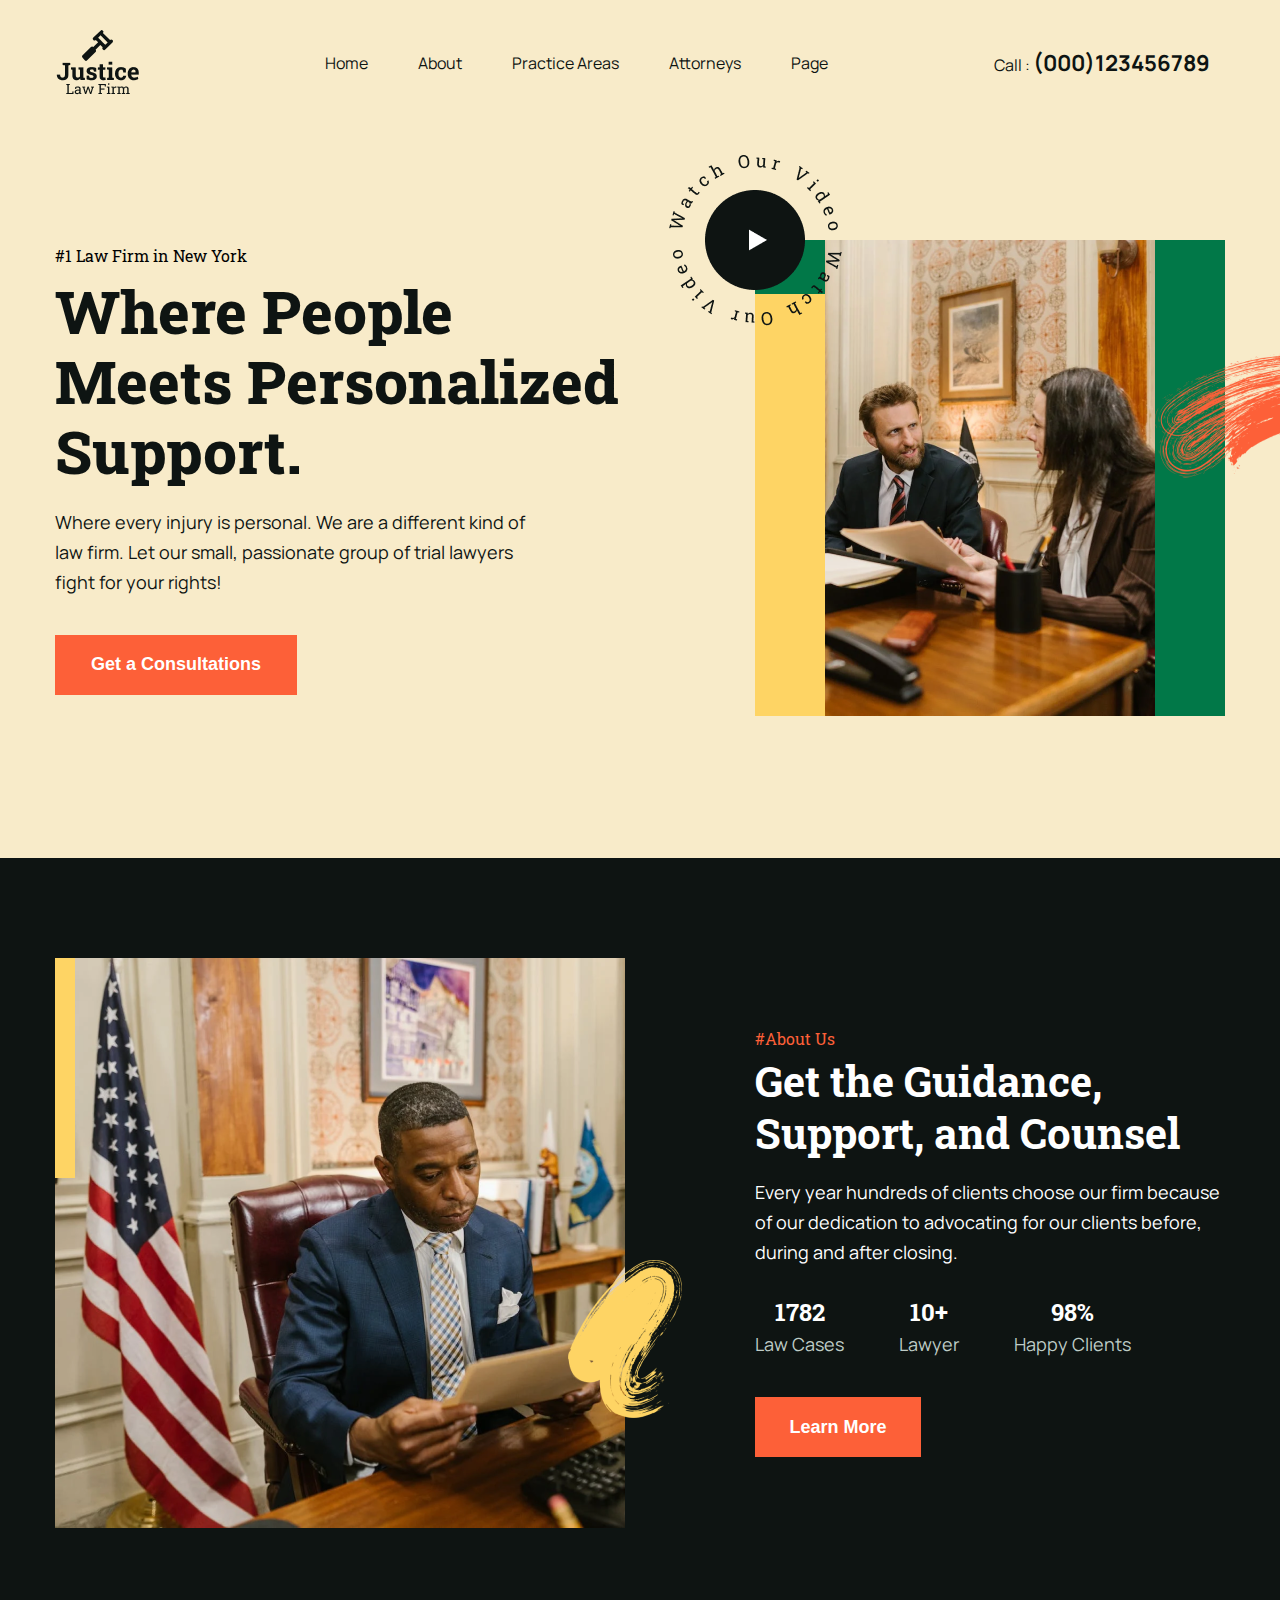
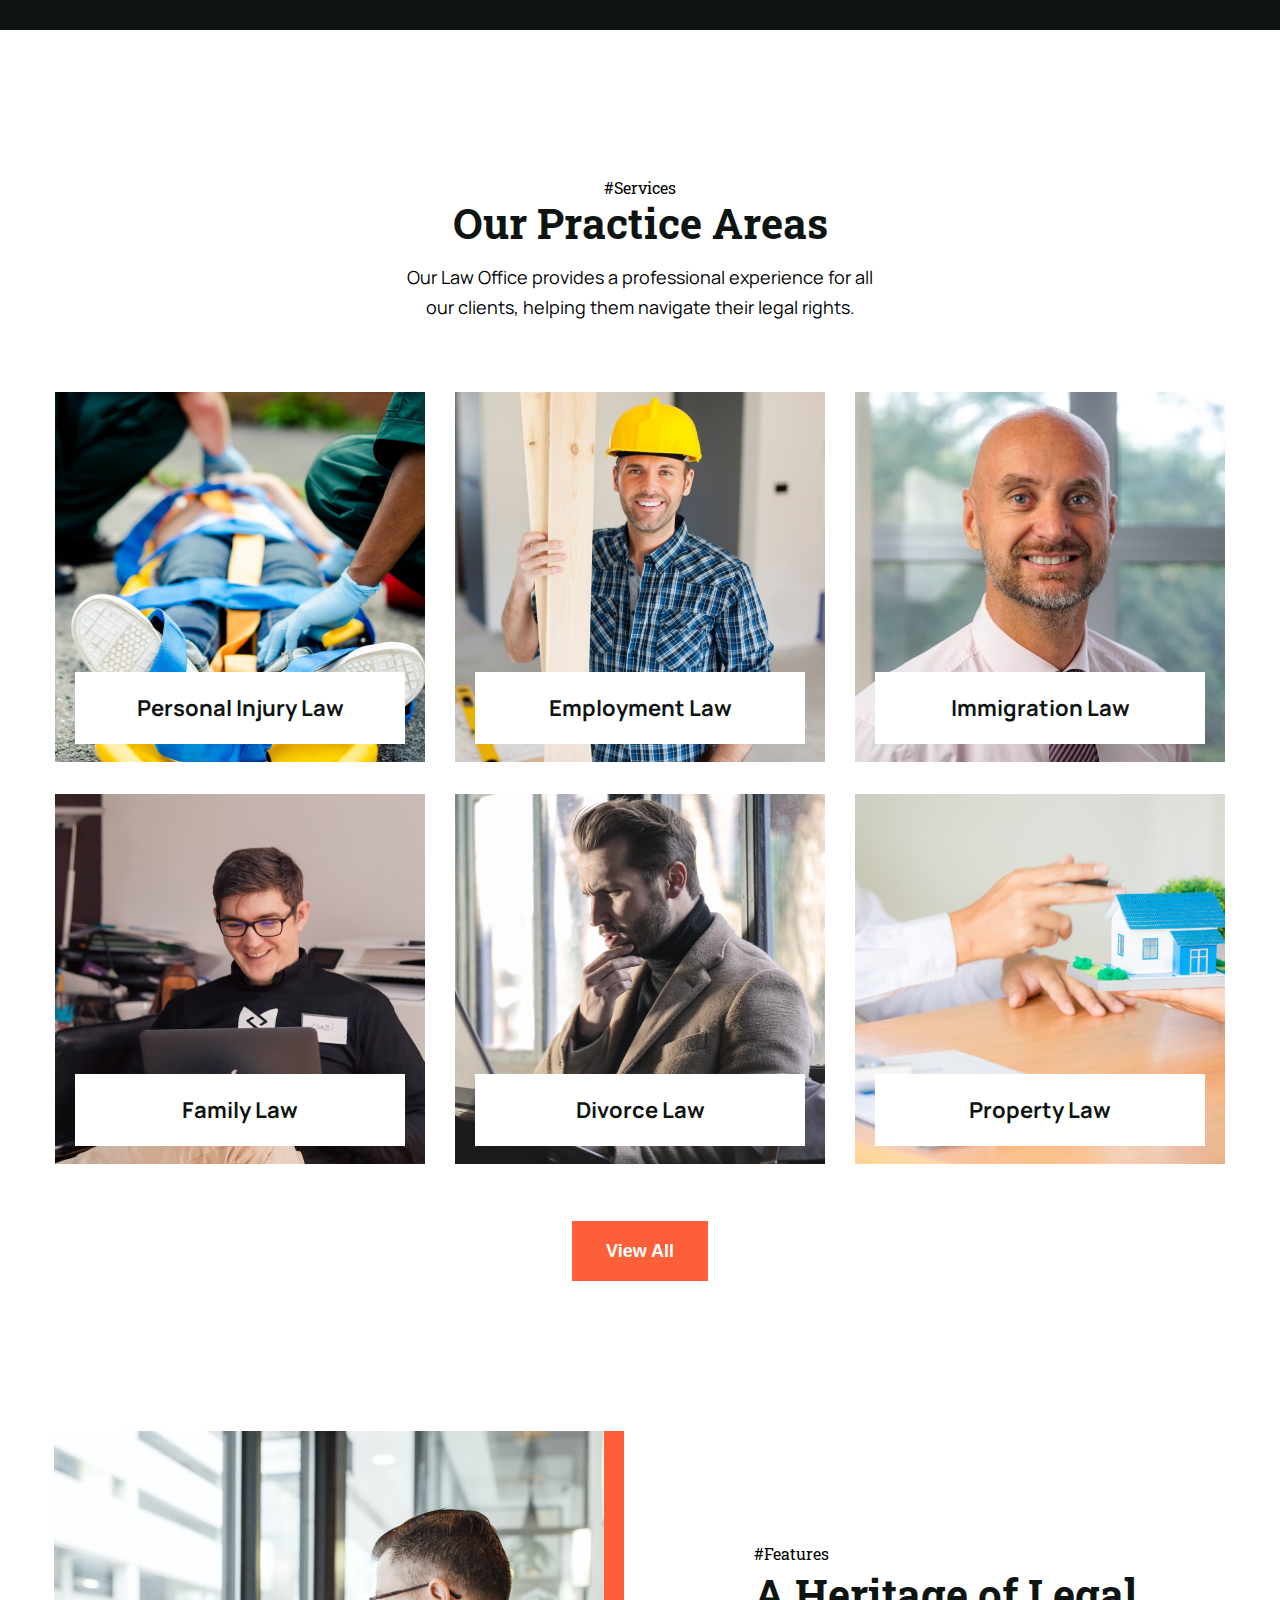
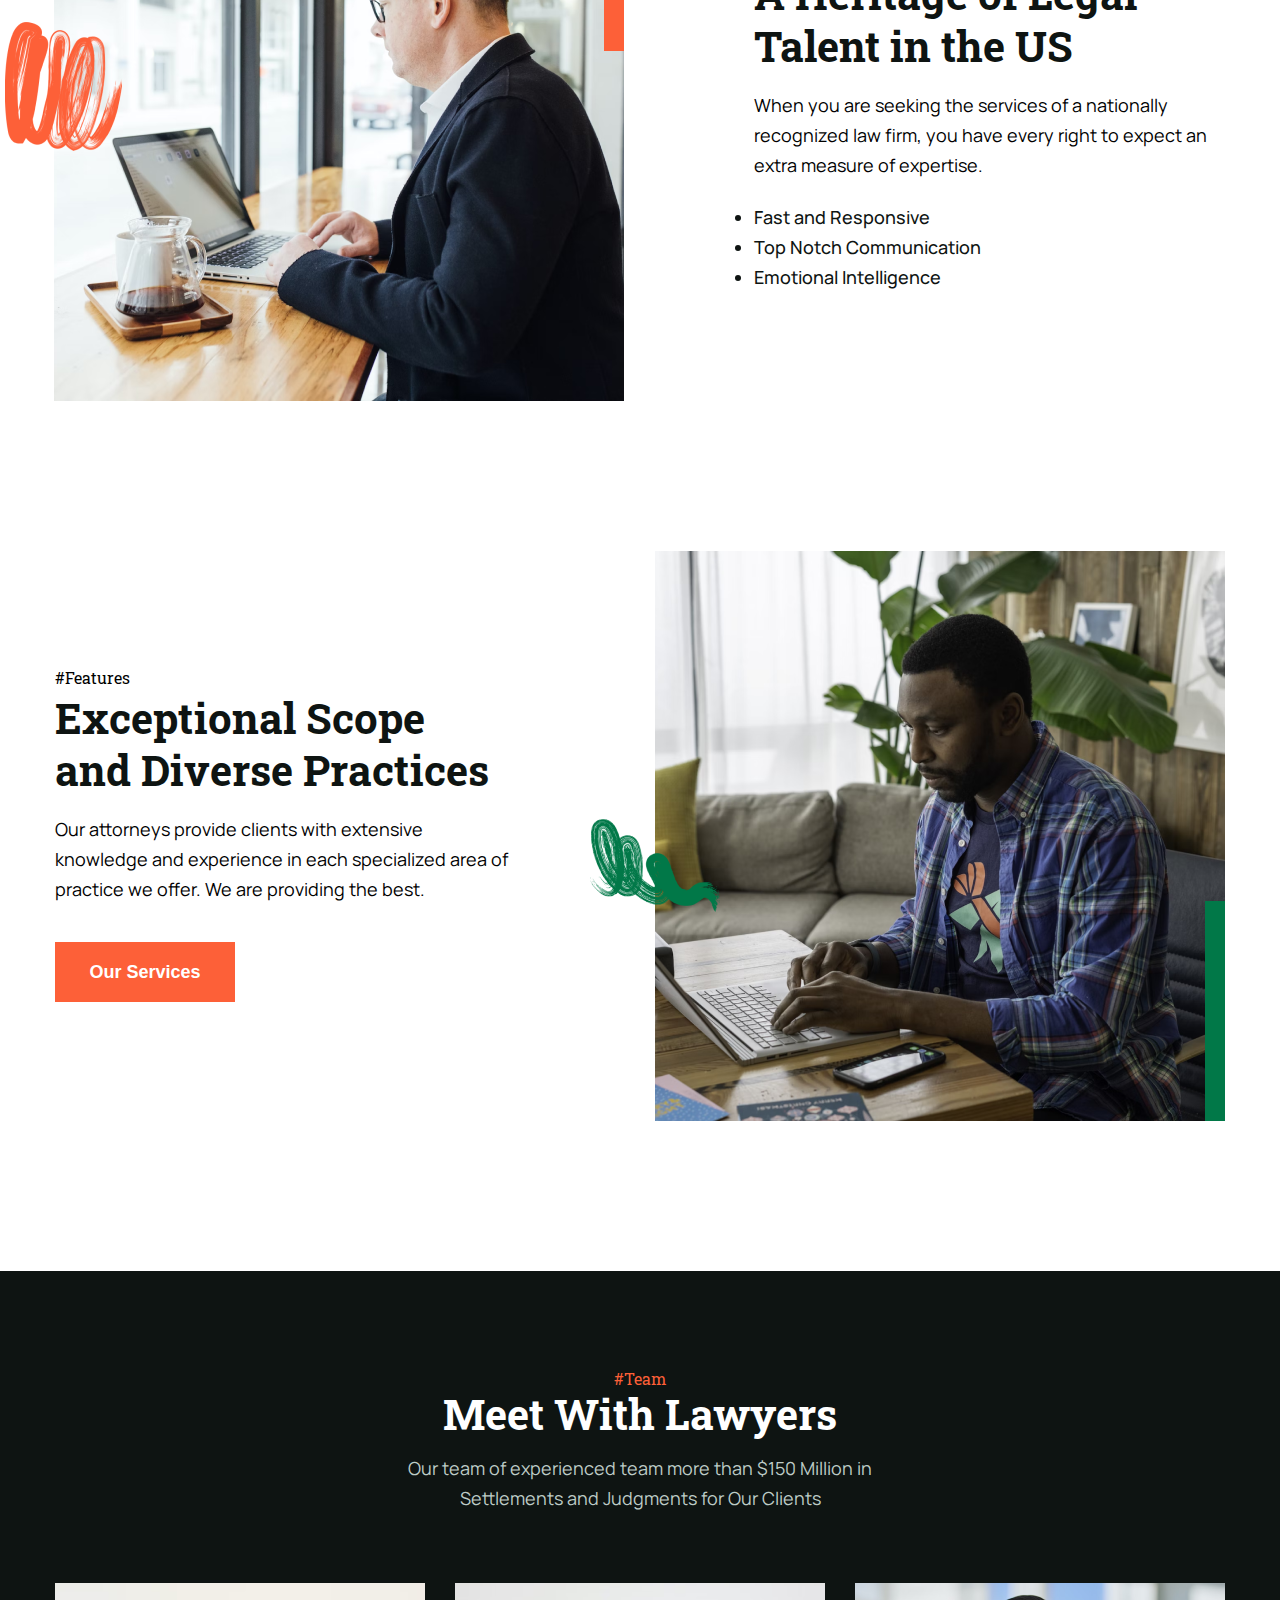
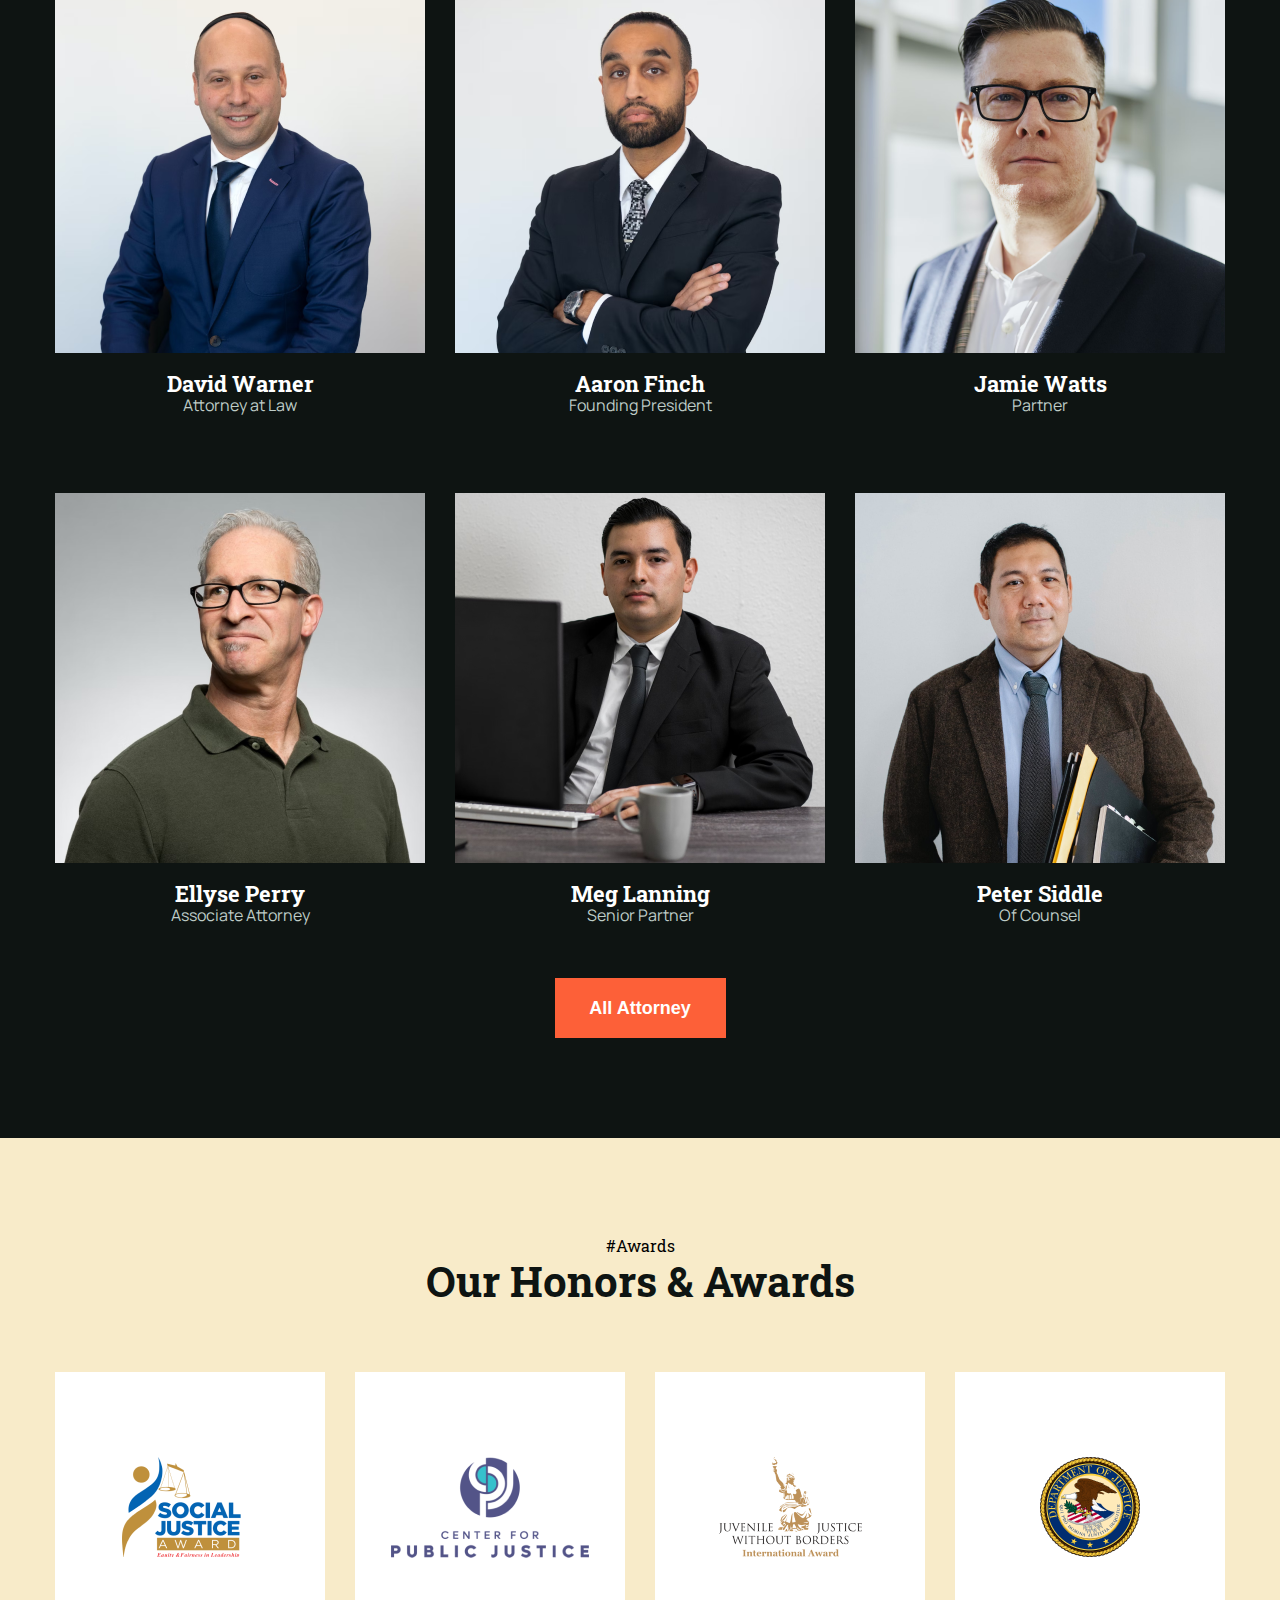
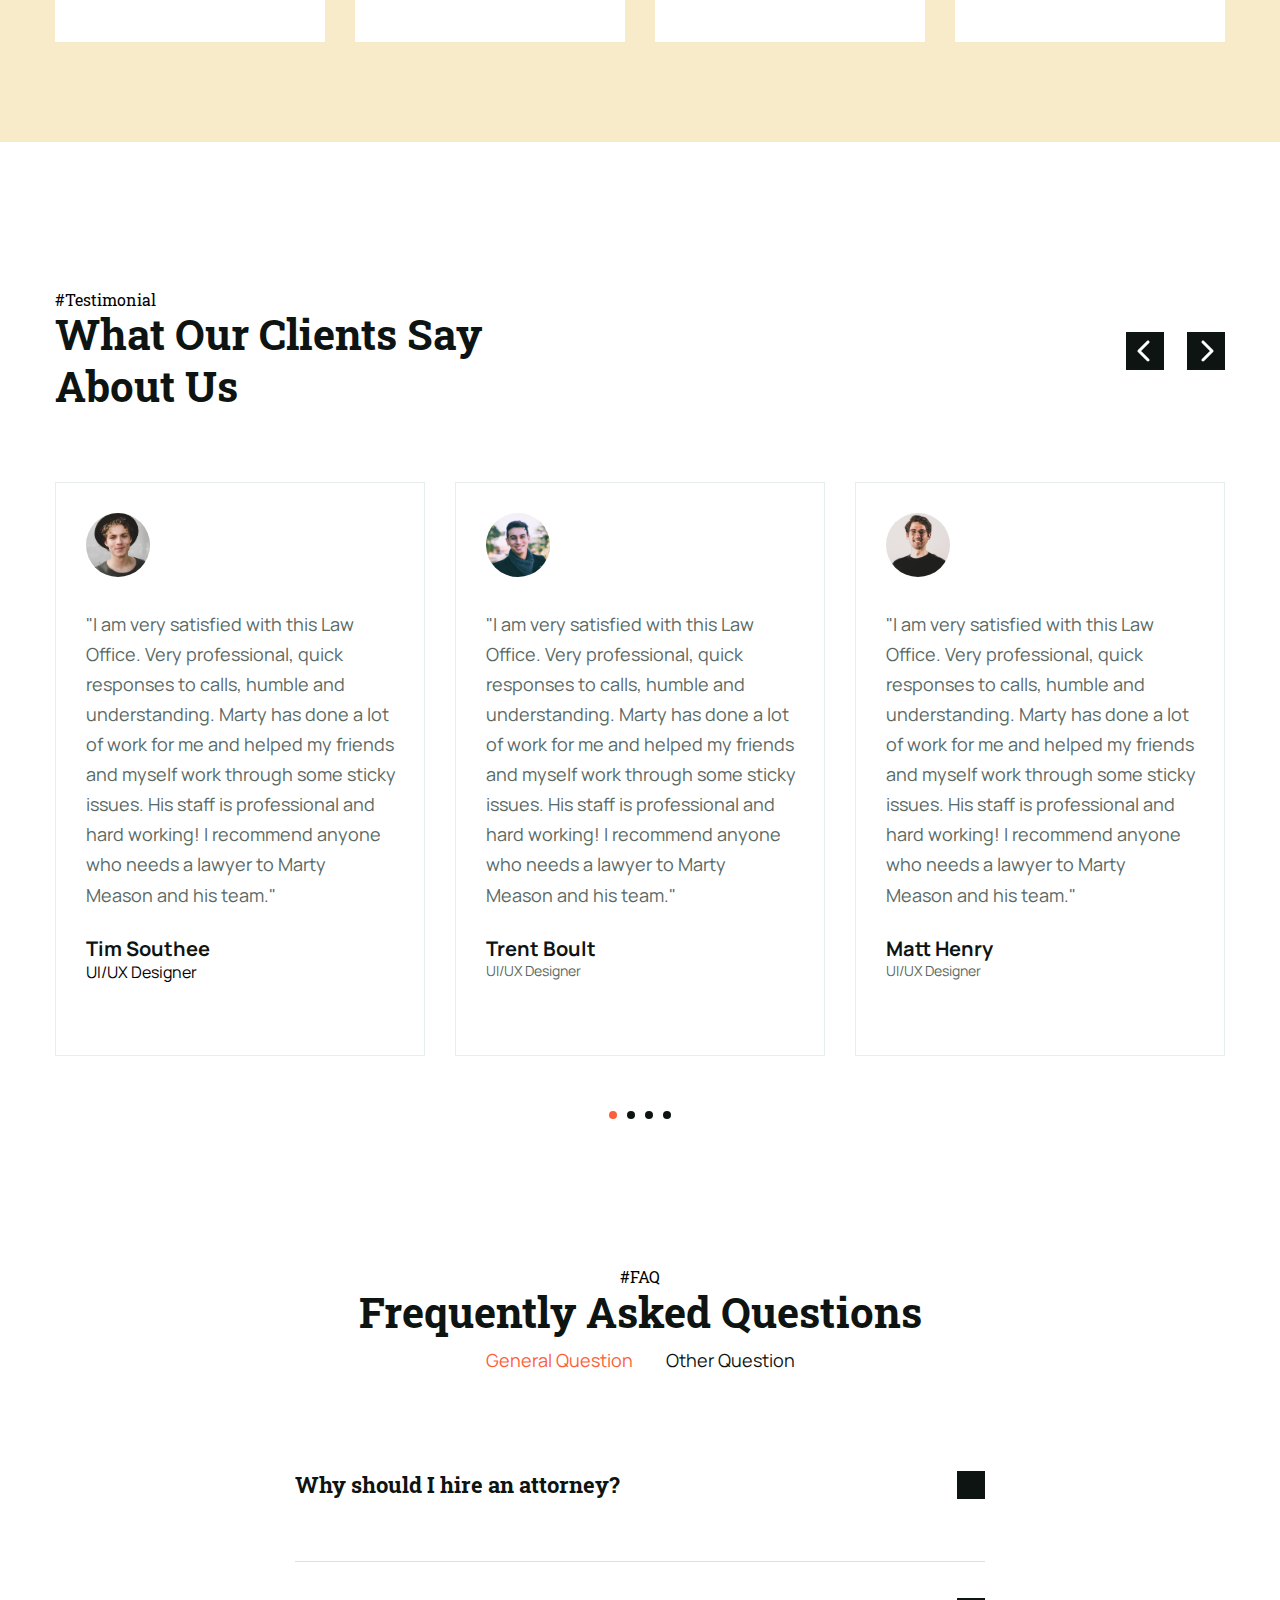
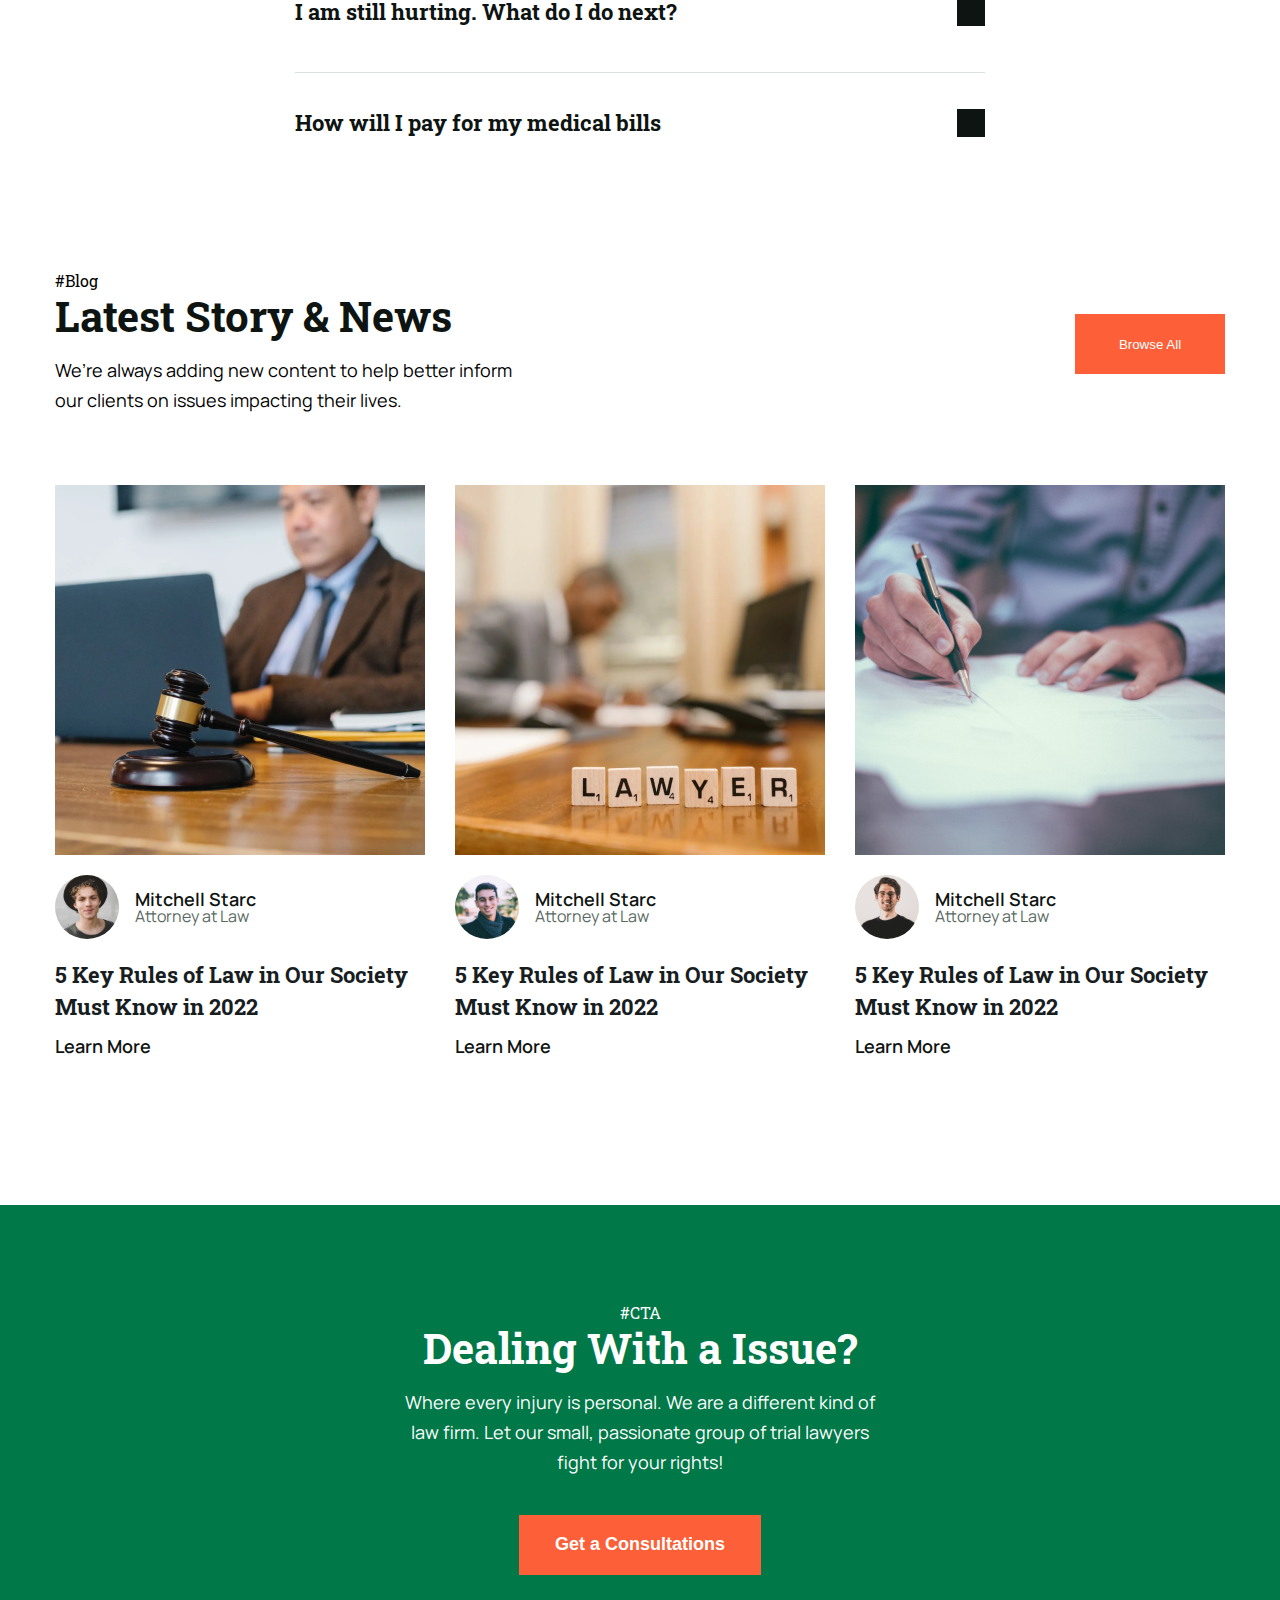
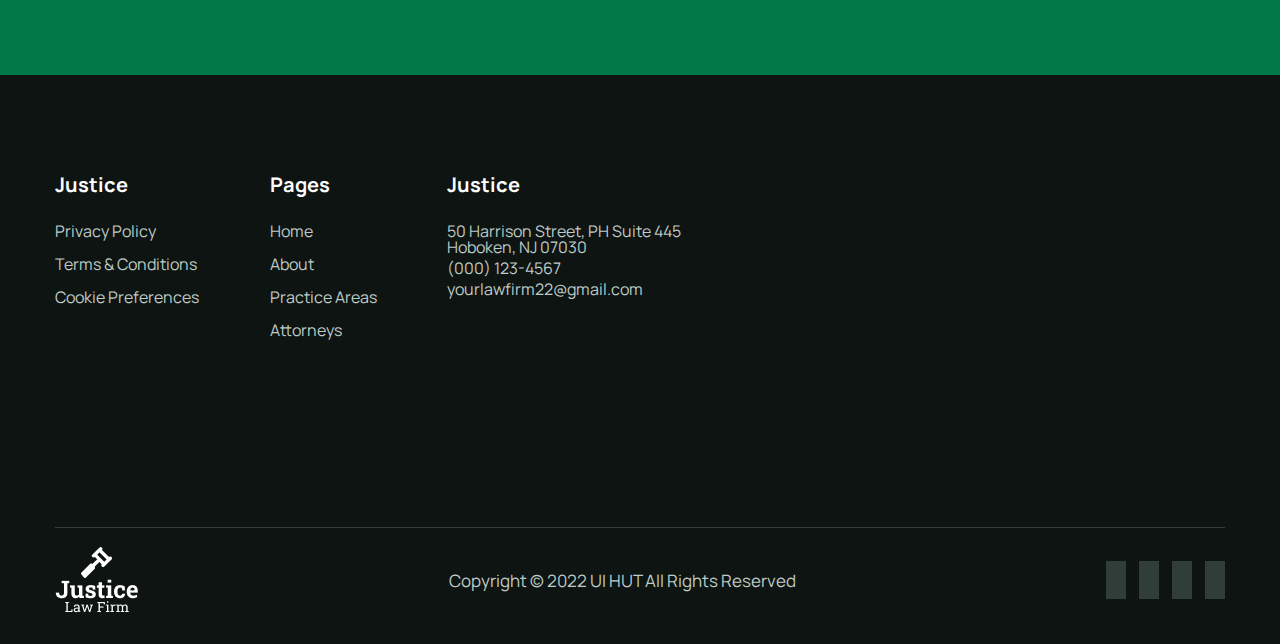
<file: index.html>
<!DOCTYPE html>
<html lang="en">
    <head>
        <meta charset="UTF-8" />
        <meta name="viewport" content="width=device-width, initial-scale=1.0" />
        <!-- favicon -->
        <link
            rel="apple-touch-icon"
            sizes="57x57"
            href="./assets/favicon/apple-icon-57x57.png"
        />
        <link
            rel="apple-touch-icon"
            sizes="60x60"
            href="./assets/favicon/apple-icon-60x60.png"
        />
        <link
            rel="apple-touch-icon"
            sizes="72x72"
            href="./assets/favicon/apple-icon-72x72.png"
        />
        <link
            rel="apple-touch-icon"
            sizes="76x76"
            href="./assets/favicon/apple-icon-76x76.png"
        />
        <link
            rel="apple-touch-icon"
            sizes="114x114"
            href="./assets/favicon/apple-icon-114x114.png"
        />
        <link
            rel="apple-touch-icon"
            sizes="120x120"
            href="./assets/favicon/apple-icon-120x120.png"
        />
        <link
            rel="apple-touch-icon"
            sizes="144x144"
            href="./assets/favicon/apple-icon-144x144.png"
        />
        <link
            rel="apple-touch-icon"
            sizes="152x152"
            href="./assets/favicon/apple-icon-152x152.png"
        />
        <link
            rel="apple-touch-icon"
            sizes="180x180"
            href="./assets/favicon/apple-icon-180x180.png"
        />
        <link
            rel="icon"
            type="image/png"
            sizes="192x192"
            href="./assets/favicon/android-icon-192x192.png"
        />
        <link
            rel="icon"
            type="image/png"
            sizes="32x32"
            href="./assets/favicon/favicon-32x32.png"
        />
        <link
            rel="icon"
            type="image/png"
            sizes="96x96"
            href="./assets/favicon/favicon-96x96.png"
        />
        <link
            rel="icon"
            type="image/png"
            sizes="16x16"
            href="./assets/favicon/favicon-16x16.png"
        />
        <link rel="manifest" href="./assets/favicon/manifest.json" />
        <meta name="msapplication-TileColor" content="#ffffff" />
        <meta
            name="msapplication-TileImage"
            content="./assets/favicon/ms-icon-144x144.png"
        />
        <meta name="theme-color" content="#ffffff" />
        <!-- reset.css -->
        <link rel="stylesheet" href="./assets/css/reset.css" />
        <!-- styles.css -->
        <link rel="stylesheet" href="./assets/css/styles.css" />
        <!-- js -->
        <!-- <script src="./js/app.js"></script> -->
        <!-- responsive.css -->
        <link rel="stylesheet" href="./assets/css/responsive.css" />
        <!-- googlefont -->
        <link rel="preconnect" href="https://fonts.googleapis.com" />
        <link rel="preconnect" href="https://fonts.gstatic.com" crossorigin />
        <link
            href="https://fonts.googleapis.com/css2?family=Manrope:wght@400;500;600;700&family=Roboto+Slab:wght@400;700;800&display=swap"
            rel="stylesheet"
        />
        <!-- font-icon -->
        <link
            rel="stylesheet"
            href="https://cdnjs.cloudflare.com/ajax/libs/font-awesome/6.4.0/css/all.min.css"
            integrity="sha512-iecdLmaskl7CVkqkXNQ/ZH/XLlvWZOJyj7Yy7tcenmpD1ypASozpmT/E0iPtmFIB46ZmdtAc9eNBvH0H/ZpiBw=="
            crossorigin="anonymous"
            referrerpolicy="no-referrer"
        />
        <title>Justice</title>
    </head>
    <body>
        <header>
            <div class="container">
                <span class="mobile-menu" hidden>
                    <i class="fa-solid fa-bars fa-2xl mobile-icon"></i>
                    <div class="phone">
                        <span>Call : </span
                        ><a href="tel:(000)123456789">(000)123456789</a>
                    </div>
                </span>
                <!-- mobile -->

                <div class="mobile-header-body mobile-item_menu">
                    <div class="mobile-header-body__favicon">
                        <a href="./index.html">
                            <img src="./assets/img/icon-p8.svg" alt="Justice" />
                            <img
                                src="./assets/img/Justice Law Firm.png"
                                alt=""
                            />
                        </a>
                    </div>
                    <nav class="mobile-nav">
                        <ul class="mobile-nav-list" style="list-style: none">
                            <li class="nav-item mobile-nav-item">
                                <a href="./home.html" class="nav-item__link"
                                    >Home</a
                                >
                            </li>
                            <li class="nav-item mobile-nav-item">
                                <a href="./about.html" class="nav-item__link"
                                    >About</a
                                >
                            </li>
                            <li class="nav-item mobile-nav-item">
                                <a href="./prac.html" class="nav-item__link"
                                    >Practice Areas</a
                                >
                            </li>
                            <li class="nav-item mobile-nav-item">
                                <a href="./att.html" class="nav-item__link"
                                    >Attorneys</a
                                >
                            </li>
                            <li class="nav-item mobile-nav-item">
                                <a href="#!" class="nav-item__link" id="t"
                                    >Page</a
                                >
                                <div class="page-menu js-menu">
                                    <ul>
                                        <li>
                                            <a href="./blog.html">Blog</a>
                                        </li>
                                        <li>
                                            <a href="./contact.html">Contact</a>
                                        </li>
                                        <li>
                                            <a href="#!">FAQ</a>
                                        </li>
                                        <li>
                                            <a href="#!">404</a>
                                        </li>
                                        <li>
                                            <a href="./coming.html"
                                                >Coming Soon</a
                                            >
                                        </li>
                                    </ul>
                                </div>
                            </li>
                        </ul>
                    </nav>
                </div>

                <!-- pc -->
                <div class="header-body">
                    <div class="header-body__favicon">
                        <a href="./index.html">
                            <img src="./assets/img/icon-p8.svg" alt="Justice" />
                            <img
                                src="./assets/img/Justice Law Firm.png"
                                alt=""
                            />
                        </a>
                    </div>
                    <nav>
                        <ul class="nav-list" style="list-style: none">
                            <li class="nav-item">
                                <a href="./home.html" class="nav-item__link"
                                    >Home</a
                                >
                            </li>
                            <li class="nav-item">
                                <a href="./about.html" class="nav-item__link"
                                    >About</a
                                >
                            </li>
                            <li class="nav-item">
                                <a href="./prac.html" class="nav-item__link"
                                    >Practice Areas</a
                                >
                            </li>
                            <li class="nav-item">
                                <a href="./att.html" class="nav-item__link"
                                    >Attorneys</a
                                >
                            </li>
                            <li class="nav-item">
                                <a href="#!" class="nav-item__link z" id="t"
                                    >Page</a
                                >
                                <div class="page-menu js-menu">
                                    <ul>
                                        <li>
                                            <a href="./blog.html">Blog</a>
                                        </li>
                                        <li>
                                            <a href="./contact.html">Contact</a>
                                        </li>
                                        <li>
                                            <a href="#!">FAQ</a>
                                        </li>
                                        <li>
                                            <a href="#!">404</a>
                                        </li>
                                        <li>
                                            <a href="./coming.html"
                                                >Coming Soon</a
                                            >
                                        </li>
                                    </ul>
                                </div>
                            </li>
                        </ul>
                    </nav>

                    <div class="phone">
                        <span>Call : </span
                        ><a href="tel:(000)123456789">(000)123456789</a>
                    </div>
                </div>
            </div>
            <section class="hero">
                <div class="container">
                    <div class="hero-body">
                        <!-- content -->
                        <div class="hero-body__content">
                            <span class="title"> #1 Law Firm in New York </span>
                            <h1>Where People Meets Personalized Support.</h1>
                            <p class="desc hero-body__desc">
                                Where every injury is personal. We are a
                                different kind of law firm. Let our small,
                                passionate group of trial lawyers fight for your
                                rights!
                            </p>
                            <button class="hero-body__btn">
                                <a href="#!">Get a Consultations</a>
                            </button>
                        </div>
                        <!-- media -->
                        <div class="hero-body__media">
                            <img
                                src="./assets/img/hero-body__media-p8.png"
                                alt=""
                            />
                        </div>
                    </div>
                </div>
            </section>
        </header>

        <main>
            <!-- about us -->
            <section class="about">
                <div class="container">
                    <div class="about-body">
                        <!-- media -->
                        <div class="about-body__media">
                            <img
                                src="./assets/img/about-body__media-p8.png"
                                alt=""
                            />
                        </div>
                        <!-- content -->
                        <div class="about-body__content">
                            <span class="title about-body__content-title"
                                >#About Us</span
                            >
                            <h2 class="about-body__content-header">
                                Get the Guidance, Support, and Counsel
                            </h2>
                            <p class="desc about-body__content-desc">
                                Every year hundreds of clients choose our firm
                                because of our dedication to advocating for our
                                clients before, during and after closing.
                            </p>
                            <ul class="about-body__content-list">
                                <li class="about-body__content-item">
                                    <b> 1782 </b>
                                    Law Cases
                                </li>
                                <li class="about-body__content-item">
                                    <b> 10+ </b>Lawyer
                                </li>
                                <li class="about-body__content-item">
                                    <b> 98% </b>
                                    Happy Clients
                                </li>
                            </ul>

                            <button class="about-body__content-btn">
                                <a href="#!">Learn More</a>
                            </button>
                        </div>
                    </div>
                </div>
            </section>

            <!-- services -->
            <section class="service">
                <div class="container">
                    <div class="service-body">
                        <span class="title"> #Services </span>
                        <h2 class="service-body__header">Our Practice Areas</h2>
                        <p class="desc service-body__desc">
                            Our Law Office provides a professional experience
                            for all our clients, helping them navigate their
                            legal rights.
                        </p>
                        <!-- media -->

                        <div class="service-body__media" id="js">
                            <div class="service-body__media-item">
                                <img src="./assets/img/service-1.png" alt="" />
                                <a href="#!">Personal Injury Law</a>
                            </div>
                            <div class="service-body__media-item">
                                <img src="./assets/img/service-2.png" alt="" />
                                <a href="#!">Employment Law</a>
                            </div>
                            <div class="service-body__media-item">
                                <img src="./assets/img/service-3.png" alt="" />
                                <a href="#!">Immigration Law</a>
                            </div>
                            <div class="service-body__media-item">
                                <img src="./assets/img/service-4.png" alt="" />
                                <a href="#!">Family Law</a>
                            </div>
                            <div class="service-body__media-item">
                                <img src="./assets/img/service-5.png" alt="" />
                                <a href="#!">Divorce Law</a>
                            </div>
                            <div class="service-body__media-item">
                                <img src="./assets/img/service-6.png" alt="" />
                                <a href="#!">Property Law</a>
                            </div>
                        </div>

                        <button class="service-body__btn">
                            <a href="#!">View All</a>
                        </button>
                    </div>
                </div>
            </section>

            <!-- features -->
            <section class="features">
                <div class="container">
                    <div class="feature-body">
                        <!-- media -->

                        <img src="./assets/img/feature-img.png" alt="" />

                        <!-- content -->
                        <div class="feature-body__content">
                            <span class="title"> #Features </span>
                            <h2 class="feature-body__header">
                                A Heritage of Legal Talent in the US
                            </h2>
                            <p class="desc feature-body__desc">
                                When you are seeking the services of a
                                nationally recognized law firm, you have every
                                right to expect an extra measure of expertise.
                            </p>
                            <ul class="feature-body__list">
                                <li class="feature-body__item">
                                    Fast and Responsive
                                </li>
                                <li class="feature-body__item">
                                    Top Notch Communication
                                </li>
                                <li class="feature-body__item">
                                    Emotional Intelligence
                                </li>
                            </ul>
                        </div>
                    </div>
                </div>
            </section>

            <section class="features-02">
                <div class="container">
                    <div class="feature-body features-02-body">
                        <!-- content -->
                        <div class="feature-body__content">
                            <span class="title"> #Features </span>
                            <h2 class="feature-body__header">
                                Exceptional Scope and Diverse Practices
                            </h2>
                            <p class="desc feature-body__desc">
                                Our attorneys provide clients with extensive
                                knowledge and experience in each specialized
                                area of practice we offer. We are providing the
                                best.
                            </p>
                            <button class="feature-02-body__btn">
                                <a href="#!">Our Services</a>
                            </button>
                        </div>

                        <!-- media -->
                        <img src="./assets/img/feature-2-img.png" alt="" />
                    </div>
                </div>
            </section>

            <!-- team -->
            <section class="team">
                <div class="container">
                    <div class="team-body">
                        <!-- content -->
                        <span class="title"> #Team </span>
                        <h2 class="team-body__header">Meet With Lawyers</h2>
                        <p class="desc team-body__desc">
                            Our team of experienced team more than $150 Million
                            in Settlements and Judgments for Our Clients
                        </p>
                        <!-- media -->
                        <div class="team-body__media">
                            <div class="team-body__media-item">
                                <img src="./assets/img/team-1.png" alt="" />
                                <h5>David Warner</h5>
                                <span>Attorney at Law</span>
                                <button class="team-body__view" hidden>
                                    <a href="#!">View Profile</a>
                                </button>
                            </div>
                            <div class="team-body__media-item">
                                <img src="./assets/img/team-2.png" alt="" />
                                <h5>Aaron Finch</h5>
                                <span>Founding President</span>
                                <button class="team-body__view" hidden>
                                    <a href="#!">View Profile</a>
                                </button>
                            </div>
                            <div class="team-body__media-item">
                                <img src="./assets/img/team-3.png" alt="" />
                                <h5>Jamie Watts</h5>
                                <span>Partner</span>
                                <button class="team-body__view" hidden>
                                    <a href="#!">View Profile</a>
                                </button>
                            </div>
                            <div class="team-body__media-item">
                                <img src="./assets/img/team-4.png" alt="" />
                                <h5>Ellyse Perry</h5>
                                <span>Associate Attorney</span>
                                <button class="team-body__view" hidden>
                                    <a href="#!">View Profile</a>
                                </button>
                            </div>
                            <div class="team-body__media-item">
                                <img src="./assets/img/team-5.png" alt="" />
                                <h5>Meg Lanning</h5>
                                <span>Senior Partner</span>
                                <button class="team-body__view" hidden>
                                    <a href="#!">View Profile</a>
                                </button>
                            </div>
                            <div class="team-body__media-item">
                                <img src="./assets/img/team-6.png" alt="" />
                                <h5>Peter Siddle</h5>
                                <span>Of Counsel</span>
                                <button class="team-body__view" hidden>
                                    <a href="#!">View Profile</a>
                                </button>
                            </div>
                        </div>
                        <!-- button -->
                        <button class="team-body__action">
                            <a href="#!">All Attorney</a>
                        </button>
                    </div>
                </div>
            </section>

            <!-- awards -->
            <section class="awards">
                <div class="container">
                    <div class="awards-body">
                        <span class="title"> #Awards </span>
                        <h2 class="team-body__header awards-body__header">
                            Our Honors & Awards
                        </h2>
                        <!-- media -->
                        <div class="awards-body__list">
                            <div class="awards-item">
                                <img src="./assets/img/awards-1.png" alt="" />
                            </div>
                            <div class="awards-item">
                                <img src="./assets/img/awards-2.png" alt="" />
                            </div>
                            <div class="awards-item">
                                <img src="./assets/img/awards-3.png" alt="" />
                            </div>
                            <div class="awards-item">
                                <img src="./assets/img/awards-4.png" alt="" />
                            </div>
                        </div>
                    </div>
                </div>
            </section>

            <!-- testimonial -->
            <section class="test">
                <div class="container">
                    <div class="test-body">
                        <!-- content -->
                        <div class="test-body__top">
                            <div class="test-body__content">
                                <span class="title">#Testimonial</span>
                                <h2 class="test-body__header">
                                    What Our Clients Say About Us
                                </h2>
                            </div>
                            <div class="test-body__next-page">
                                <svg
                                    xmlns="http://www.w3.org/2000/svg"
                                    height="1em"
                                    viewBox="0 0 320 512"
                                    fill="currentColor"
                                >
                                    <path
                                        d="M9.4 233.4c-12.5 12.5-12.5 32.8 0 45.3l192 192c12.5 12.5 32.8 12.5 45.3 0s12.5-32.8 0-45.3L77.3 256 246.6 86.6c12.5-12.5 12.5-32.8 0-45.3s-32.8-12.5-45.3 0l-192 192z"
                                    />
                                </svg>

                                <svg
                                    xmlns="http://www.w3.org/2000/svg"
                                    height="1em"
                                    viewBox="0 0 320 512"
                                    fill="currentColor"
                                >
                                    <path
                                        d="M310.6 233.4c12.5 12.5 12.5 32.8 0 45.3l-192 192c-12.5 12.5-32.8 12.5-45.3 0s-12.5-32.8 0-45.3L242.7 256 73.4 86.6c-12.5-12.5-12.5-32.8 0-45.3s32.8-12.5 45.3 0l192 192z"
                                    />
                                </svg>
                            </div>
                        </div>
                        <!-- media -->
                        <div class="test-body__media">
                            <div class="test-body__item">
                                <img src="./assets/img/ava-1.jpg" alt="" />
                                <blockquote class="test-body__intro">
                                    "I am very satisfied with this Law Office.
                                    Very professional, quick responses to calls,
                                    humble and understanding. Marty has done a
                                    lot of work for me and helped my friends and
                                    myself work through some sticky issues. His
                                    staff is professional and hard working! I
                                    recommend anyone who needs a lawyer to Marty
                                    Meason and his team."
                                </blockquote>
                                <i class="fa-solid fa-quote-left"></i>
                                <span class="test-body__name">Tim Southee</span>
                                <p>UI/UX Designer</p>
                            </div>
                            <div class="test-body__item">
                                <img src="./assets/img/ava-2.jpg" alt="" />
                                <p class="test-body__intro">
                                    "I am very satisfied with this Law Office.
                                    Very professional, quick responses to calls,
                                    humble and understanding. Marty has done a
                                    lot of work for me and helped my friends and
                                    myself work through some sticky issues. His
                                    staff is professional and hard working! I
                                    recommend anyone who needs a lawyer to Marty
                                    Meason and his team."
                                </p>
                                <i class="fa-solid fa-quote-left"></i>
                                <span class="test-body__name">Trent Boult</span>
                                <p>UI/UX Designer</p>
                            </div>
                            <div class="test-body__item">
                                <img src="./assets/img/ava-3.jpg" alt="" />
                                <p class="test-body__intro">
                                    "I am very satisfied with this Law Office.
                                    Very professional, quick responses to calls,
                                    humble and understanding. Marty has done a
                                    lot of work for me and helped my friends and
                                    myself work through some sticky issues. His
                                    staff is professional and hard working! I
                                    recommend anyone who needs a lawyer to Marty
                                    Meason and his team."
                                </p>
                                <i class="fa-solid fa-quote-left"></i>
                                <span class="test-body__name">Matt Henry</span>
                                <p>UI/UX Designer</p>
                            </div>
                        </div>

                        <div class="dots">
                            <span class="dot"></span>
                            <span class="dot"></span>
                            <span class="dot"></span>
                            <span class="dot"></span>
                        </div>
                    </div>
                </div>
            </section>

            <!-- faq -->
            <section class="faq">
                <div class="container">
                    <div class="faq-body">
                        <span class="title"> #FAQ </span>
                        <h2 class="faq-body__header">
                            Frequently Asked Questions
                        </h2>
                        <span class="menu m1">General Question</span>
                        <span class="menu">Other Question</span>

                        <!-- media -->
                        <div class="faq-body__media">
                            <div class="faq-body__list">
                                <h3 class="faq-body__media-header">
                                    Why should I hire an attorney?
                                </h3>
                                <input
                                    type="checkbox"
                                    name=""
                                    id="box"
                                    hidden
                                />
                                <span for="box"
                                    ><i class="fa-solid fa-chevron-up"></i
                                ></span>
                            </div>
                            <div class="faq-body__list">
                                <h3 class="faq-body__media-header">
                                    I am still hurting. What do I do next?
                                </h3>
                                <input
                                    type="checkbox"
                                    name=""
                                    id="box"
                                    hidden
                                />
                                <span for="box"
                                    ><i class="fa-solid fa-chevron-up"></i
                                ></span>
                            </div>

                            <div class="faq-body__list">
                                <h3 class="faq-body__media-header">
                                    How will I pay for my medical bills
                                </h3>
                                <input
                                    type="checkbox"
                                    name="box"
                                    id="box"
                                    hidden
                                />

                                <span
                                    ><i class="fa-solid fa-chevron-up"></i
                                ></span>
                            </div>
                        </div>
                    </div>
                </div>
            </section>

            <!-- blog -->
            <section class="blog">
                <div class="container">
                    <div class="blog-body">
                        <!-- content -->
                        <div class="blog-body_content">
                            <div class="blog-body__title">
                                <span class="title"> #Blog </span>
                                <h2 class="blog-body__title-header">
                                    Latest Story & News
                                </h2>
                                <p class="desc blog-body__title-desc">
                                    We’re always adding new content to help
                                    better inform our clients on issues
                                    impacting their lives.
                                </p>
                            </div>

                            <button class="blog-body__btn">
                                <a href="#!">Browse All</a>
                            </button>
                        </div>
                        <!-- media -->
                        <div class="blog-body__media">
                            <div class="blog-body__media-item">
                                <img src="./assets/img/blog-01-p8.png" alt="" />
                                <div class="blog-body__user">
                                    <img src="./assets/img/ava-1.jpg" alt="" />
                                    <div class="c">
                                        <span class="blog-body__name"
                                            >Mitchell Starc</span
                                        >
                                        <span class="blog-body__job"
                                            >Attorney at Law</span
                                        >
                                    </div>
                                </div>
                                <h5>
                                    5 Key Rules of Law in Our Society Must Know
                                    in 2022
                                </h5>
                                <a href="#!">Learn More</a>
                            </div>

                            <!-- item-02 -->
                            <div class="blog-body__media-item">
                                <img src="./assets/img/blog-02-p8.png" alt="" />
                                <div class="blog-body__user">
                                    <img src="./assets/img/ava-2.jpg" alt="" />
                                    <div class="c">
                                        <span class="blog-body__name"
                                            >Mitchell Starc</span
                                        >
                                        <span class="blog-body__job"
                                            >Attorney at Law</span
                                        >
                                    </div>
                                </div>
                                <h5>
                                    5 Key Rules of Law in Our Society Must Know
                                    in 2022
                                </h5>
                                <a href="#!">Learn More</a>
                            </div>

                            <!-- item-03 -->
                            <div class="blog-body__media-item">
                                <img src="./assets/img/blog-03-p8.png" alt="" />
                                <div class="blog-body__user">
                                    <img src="./assets/img/ava-3.jpg" alt="" />
                                    <div class="c">
                                        <span class="blog-body__name"
                                            >Mitchell Starc</span
                                        >
                                        <span class="blog-body__job"
                                            >Attorney at Law</span
                                        >
                                    </div>
                                </div>
                                <h5>
                                    5 Key Rules of Law in Our Society Must Know
                                    in 2022
                                </h5>
                                <a href="#!">Learn More</a>
                            </div>
                        </div>
                    </div>
                </div>
            </section>

            <!-- cta -->
            <section class="cta">
                <div class="container">
                    <div class="cta-body">
                        <span class="title cta-title">#CTA</span>
                        <h2 class="cta-body__header">Dealing With a Issue?</h2>
                        <p class="desc cta-body__desc">
                            Where every injury is personal. We are a different
                            kind of law firm. Let our small, passionate group of
                            trial lawyers fight for your rights!
                        </p>
                        <button class="blog-body__btn cta__btn">
                            <a href="#!">Get a Consultations</a>
                        </button>
                    </div>
                </div>
            </section>
        </main>

        <footer>
            <div class="footer">
                <div class="container">
                    <div class="footer-body">
                        <!-- column-01 -->
                        <div class="footer-body__item">
                            <span class="footer-body__title">Justice</span>
                            <ul style="list-style: none">
                                <li>
                                    <a href="#!">Privacy Policy</a>
                                </li>
                                <li>
                                    <a href="#!">Terms & Conditions</a>
                                </li>
                                <li>
                                    <a href="#!">Cookie Preferences</a>
                                </li>
                            </ul>
                        </div>

                        <!-- column-02 -->
                        <div class="footer-body__item">
                            <span class="footer-body__title">Pages</span>
                            <ul style="list-style: none">
                                <li>
                                    <a href="#!">Home</a>
                                </li>
                                <li>
                                    <a href="#!">About</a>
                                </li>
                                <li>
                                    <a href="#!">Practice Areas</a>
                                </li>
                                <li>
                                    <a href="#!">Attorneys</a>
                                </li>
                            </ul>
                        </div>

                        <!-- column-03 -->
                        <div class="footer-body__item">
                            <span class="footer-body__title">Justice</span>
                            <p class="address">
                                50 Harrison Street, PH Suite 445 Hoboken, NJ
                                07030
                            </p>
                            <p class="phone">(000) 123-4567</p>
                            <p class="email">yourlawfirm22@gmail.com</p>
                        </div>

                        <!-- column-04 -->
                        <iframe
                            src="https://www.google.com/maps/embed?pb=!1m18!1m12!1m3!1d3918.6698993851223!2d106.72420817473899!3d10.836554089315904!2m3!1f0!2f0!3f0!3m2!1i1024!2i768!4f13.1!3m3!1m2!1s0x317527d42972010f%3A0x141ea8549e47b6a0!2zNTkgxJAuIFPDtCA0OCwgSGnhu4dwIELDrG5oIENow6FuaCwgVGjhu6cgxJDhu6ljLCBUaMOgbmggcGjhu5EgSOG7kyBDaMOtIE1pbmgsIFZp4buHdCBOYW0!5e0!3m2!1svi!2s!4v1686995777785!5m2!1svi!2s"
                            width="600"
                            height="450"
                            style="border: 0"
                            allowfullscreen=""
                            loading="lazy"
                            referrerpolicy="no-referrer-when-downgrade"
                        ></iframe>
                    </div>
                    <div class="social">
                        <img src="./assets/img/f-logo-p8.png" alt="" />
                        <span class="copyright"
                            >Copyright © 2022 UI HUT All Rights Reserved
                        </span>
                        <div class="social-media">
                            <span><i class="fa-brands fa-facebook-f"></i></span>
                            <span
                                ><i class="fa-brands fa-linkedin-in"></i
                            ></span>
                            <span><i class="fa-brands fa-instagram"></i></span>
                            <span><i class="fa-brands fa-twitter"></i></span>
                        </div>
                    </div>
                </div>
            </div>
        </footer>
        <script>
            let link = document.querySelector(".z");
            let js_menu = document.querySelector(".js-menu");
            link.addEventListener("click", () => {
                link.nextElementSibling.classList.toggle("js-menu");
            });
            let links = document.querySelector("#t");
            let js_menus = document.querySelector(".js-menu");
            links.addEventListener("click", () => {
                links.nextElementSibling.classList.toggle("js-menu");
            });

            let menu = document.querySelector(".mobile-icon");
            menu.addEventListener("click", () => {
                menu.parentElement.nextElementSibling.classList.toggle(
                    "mobile-header-body"
                );
            });
            let lol = document.querySelector(".service-body__media-item");

            lol.addEventListener("mousemove", (e) => {
                lol.scrollLeft = e.pageX;
            });
        </script>
    </body>
</html>
</file>
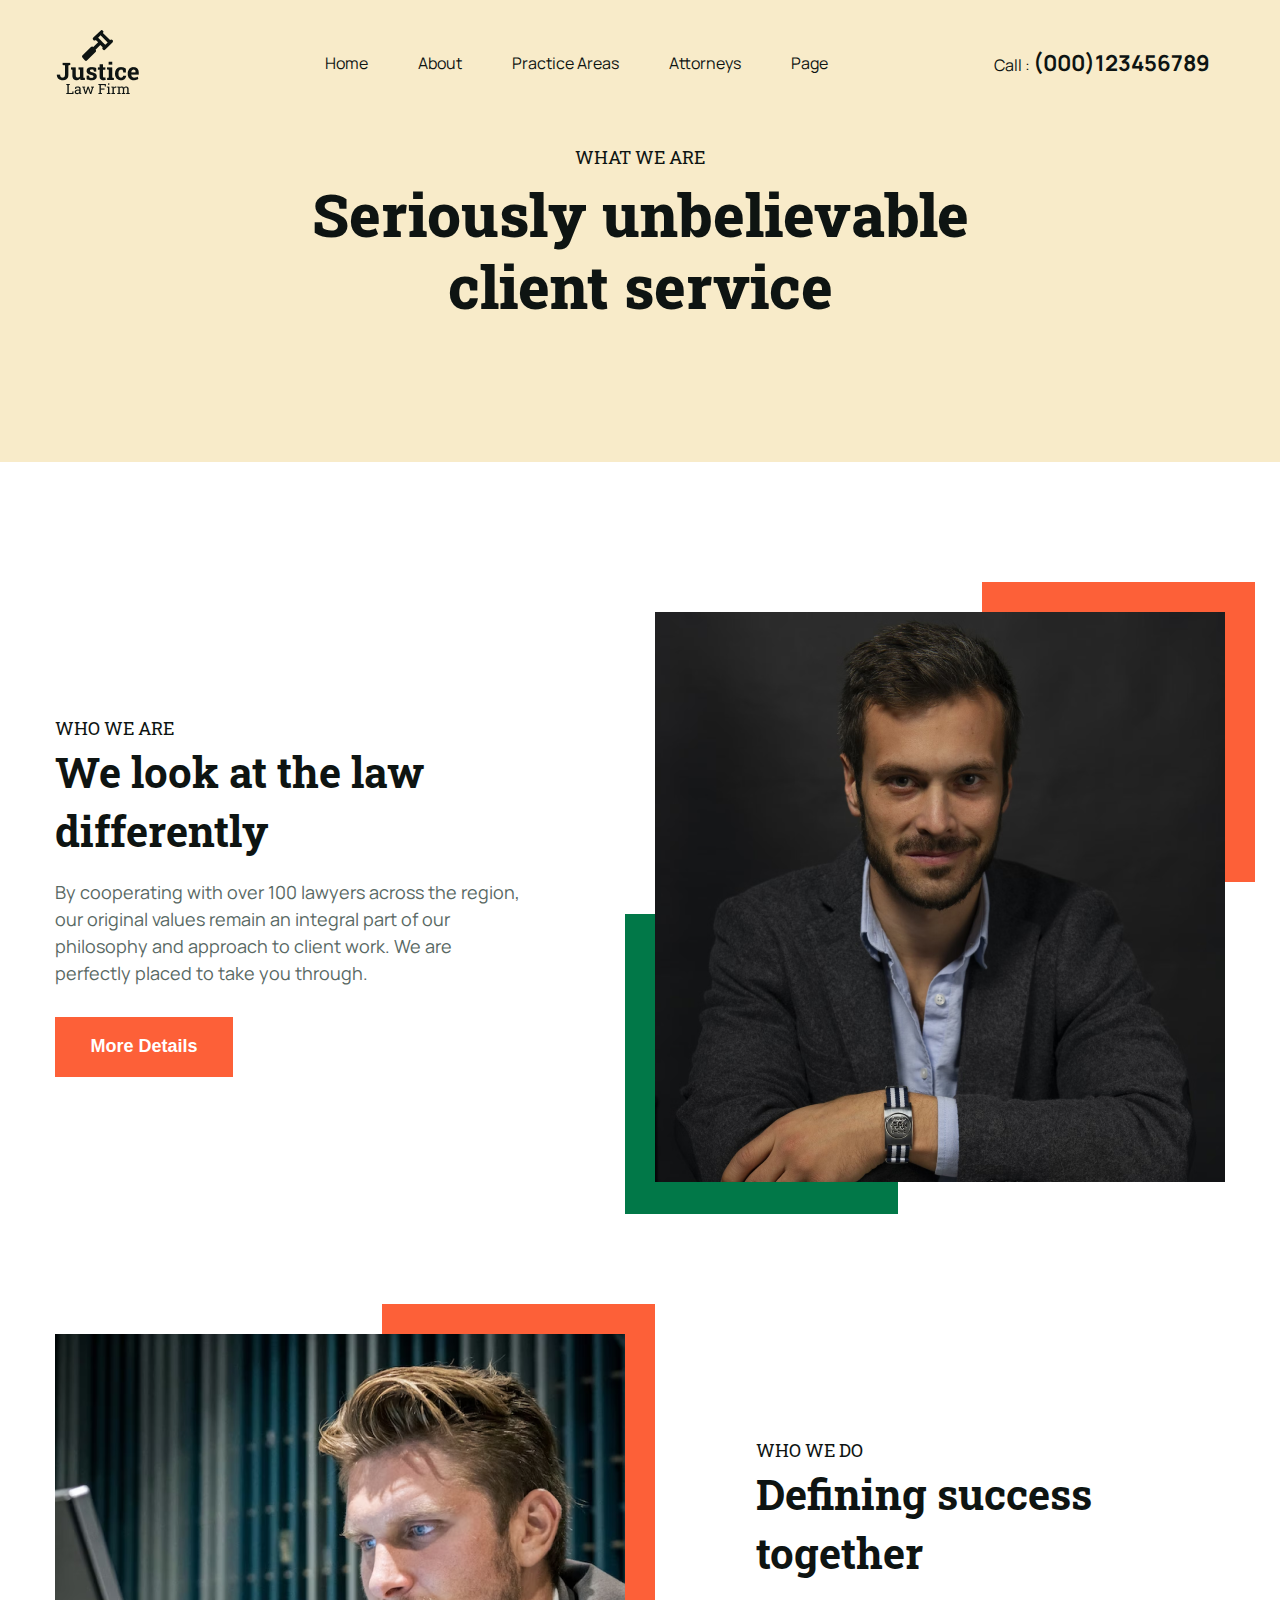
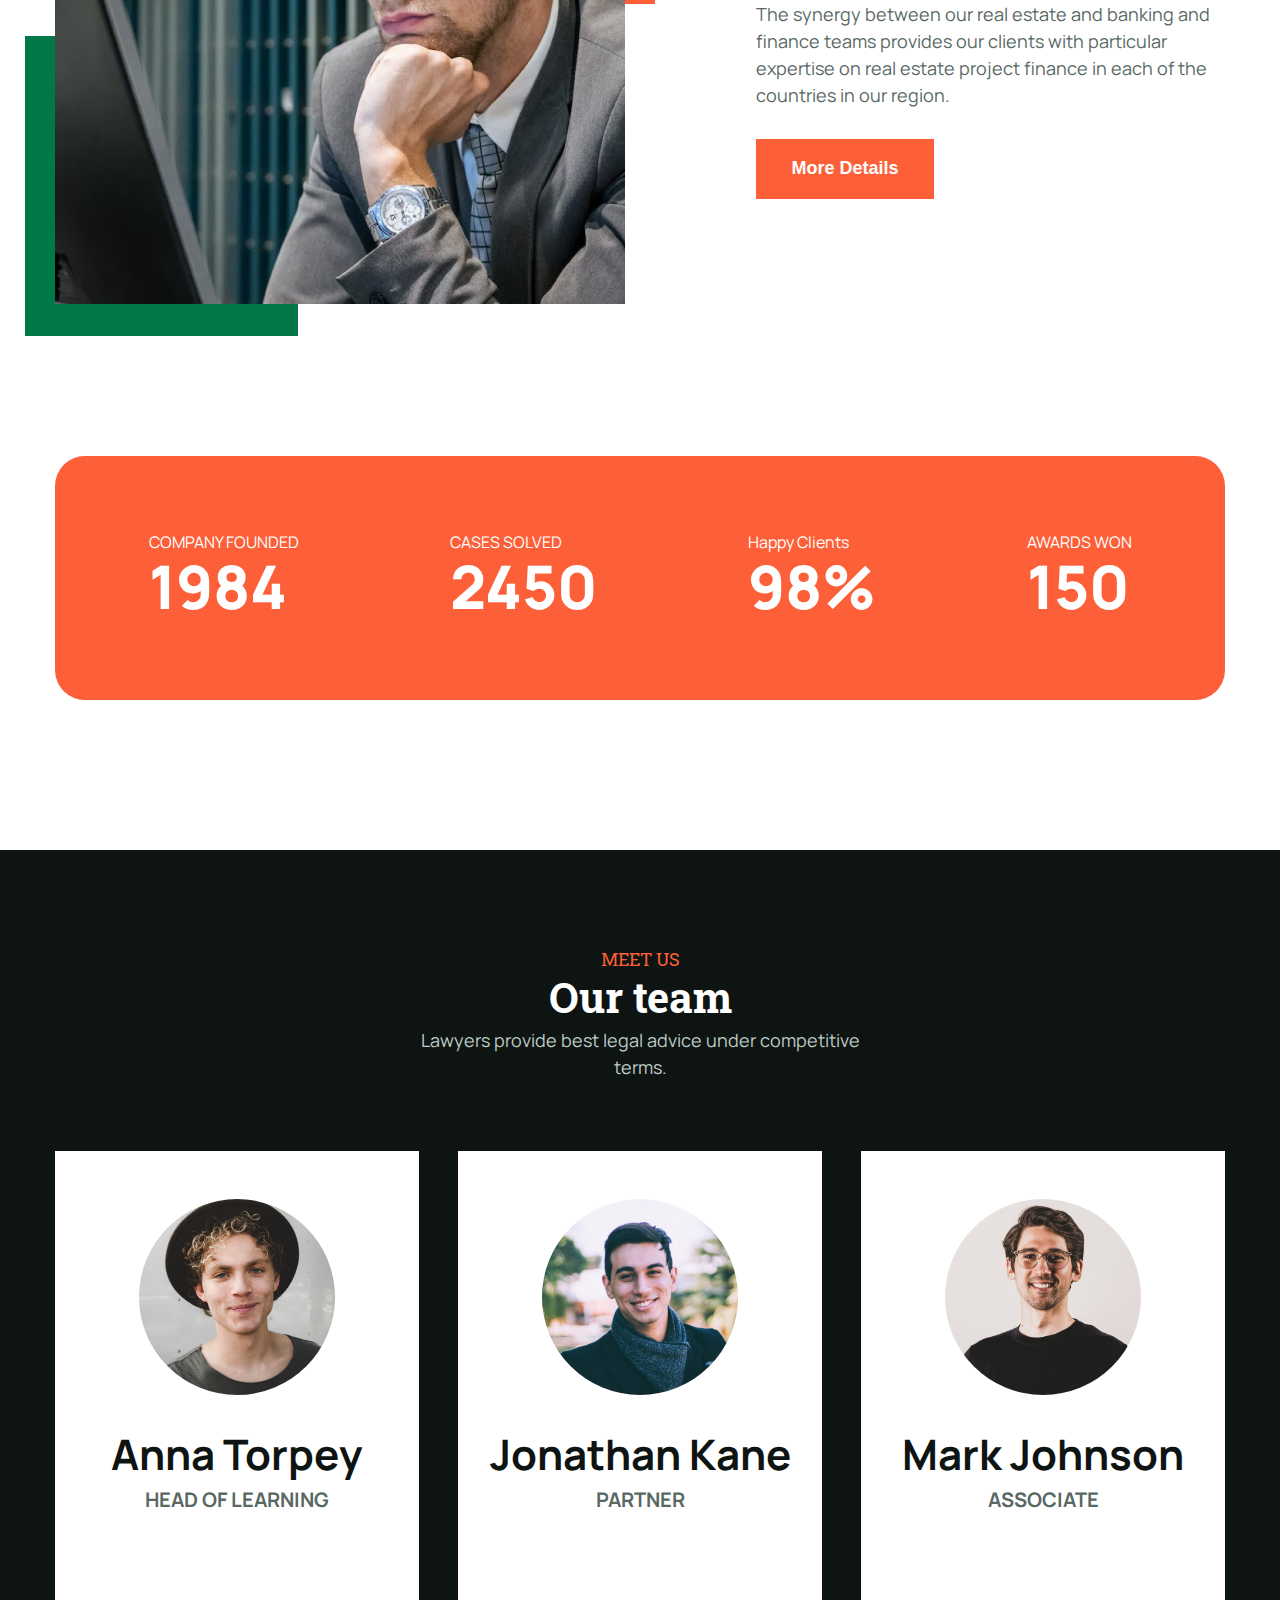
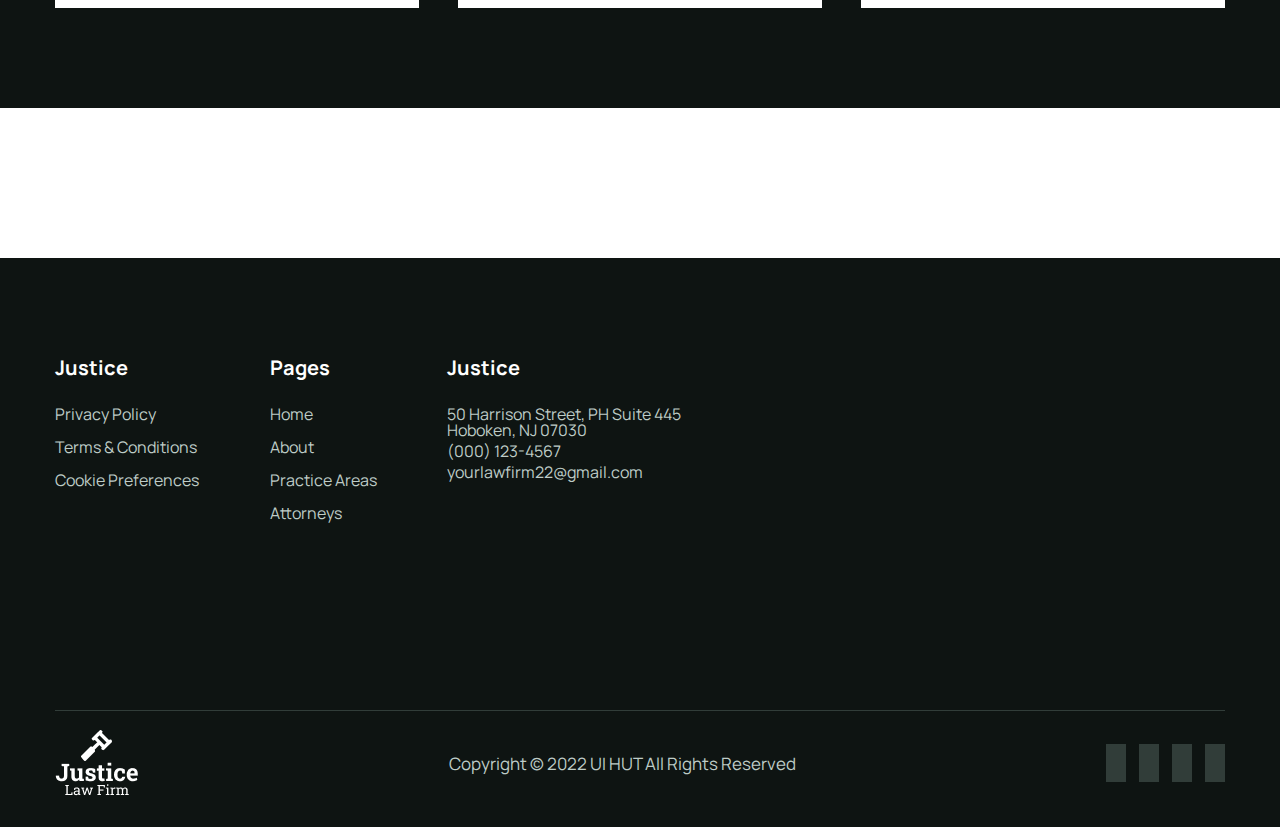
<file: about-service.html>
<!DOCTYPE html>
<html lang="en">
    <head>
        <meta charset="UTF-8" />
        <meta name="viewport" content="width=device-width, initial-scale=1.0" />
        <!-- favicon -->
        <link
            rel="apple-touch-icon"
            sizes="57x57"
            href="./assets/favicon/apple-icon-57x57.png"
        />
        <link
            rel="apple-touch-icon"
            sizes="60x60"
            href="./assets/favicon/apple-icon-60x60.png"
        />
        <link
            rel="apple-touch-icon"
            sizes="72x72"
            href="./assets/favicon/apple-icon-72x72.png"
        />
        <link
            rel="apple-touch-icon"
            sizes="76x76"
            href="./assets/favicon/apple-icon-76x76.png"
        />
        <link
            rel="apple-touch-icon"
            sizes="114x114"
            href="./assets/favicon/apple-icon-114x114.png"
        />
        <link
            rel="apple-touch-icon"
            sizes="120x120"
            href="./assets/favicon/apple-icon-120x120.png"
        />
        <link
            rel="apple-touch-icon"
            sizes="144x144"
            href="./assets/favicon/apple-icon-144x144.png"
        />
        <link
            rel="apple-touch-icon"
            sizes="152x152"
            href="./assets/favicon/apple-icon-152x152.png"
        />
        <link
            rel="apple-touch-icon"
            sizes="180x180"
            href="./assets/favicon/apple-icon-180x180.png"
        />
        <link
            rel="icon"
            type="image/png"
            sizes="192x192"
            href="./assets/favicon/android-icon-192x192.png"
        />
        <link
            rel="icon"
            type="image/png"
            sizes="32x32"
            href="./assets/favicon/favicon-32x32.png"
        />
        <link
            rel="icon"
            type="image/png"
            sizes="96x96"
            href="./assets/favicon/favicon-96x96.png"
        />
        <link
            rel="icon"
            type="image/png"
            sizes="16x16"
            href="./assets/favicon/favicon-16x16.png"
        />
        <link rel="manifest" href="./assets/favicon/manifest.json" />
        <meta name="msapplication-TileColor" content="#ffffff" />
        <meta
            name="msapplication-TileImage"
            content="./assets/favicon/ms-icon-144x144.png"
        />
        <meta name="theme-color" content="#ffffff" />
        <!-- reset.css -->
        <link rel="stylesheet" href="./assets/css/reset.css" />

        <!-- styles.css -->
        <link rel="stylesheet" href="./assets/css/styles.css" />
        <!-- about.css -->
        <link rel="stylesheet" href="./assets/css/about.css" />

        <!-- about-service.css -->
        <link rel="stylesheet" href="./assets/css/about-service.css" />

        <!-- googlefont -->
        <link rel="preconnect" href="https://fonts.googleapis.com" />
        <link rel="preconnect" href="https://fonts.gstatic.com" crossorigin />
        <link
            href="https://fonts.googleapis.com/css2?family=Manrope:wght@400;500;600;700&family=Roboto+Slab:wght@400;700;800&display=swap"
            rel="stylesheet"
        />
        <!-- font-icon -->
        <link
            rel="stylesheet"
            href="https://cdnjs.cloudflare.com/ajax/libs/font-awesome/6.4.0/css/all.min.css"
            integrity="sha512-iecdLmaskl7CVkqkXNQ/ZH/XLlvWZOJyj7Yy7tcenmpD1ypASozpmT/E0iPtmFIB46ZmdtAc9eNBvH0H/ZpiBw=="
            crossorigin="anonymous"
            referrerpolicy="no-referrer"
        />
        <title>Justice</title>
    </head>
    <body>
        <header>
            <div class="container">
                <div class="header-body">
                    <div class="header-body__favicon">
                        <a href="./index.html">
                            <img src="./assets/img/icon-p8.svg" alt="Justice" />
                            <img
                                src="./assets/img/Justice Law Firm.png"
                                alt=""
                            />
                        </a>
                    </div>
                    <nav>
                        <ul class="nav-list" style="list-style: none">
                            <li class="nav-item">
                                <a href="./home.html" class="nav-item__link"
                                    >Home</a
                                >
                            </li>
                            <li class="nav-item">
                                <input type="checkbox" id="checkbox" hidden />

                                <label for="checkbox" class="checkbox">
                                    <p class="nav-item__home">About</p>
                                    <div class="home-item" hidden>
                                        <a href="./about-exp.html"
                                            >Where The Experience To Guide
                                            You</a
                                        >

                                        <a href="./about-service.html"
                                            >Seriously unbelievable client
                                            service</a
                                        >
                                    </div>
                                </label>
                            </li>
                            <li class="nav-item">
                                <a href="./prac.html" class="nav-item__link"
                                    >Practice Areas</a
                                >
                            </li>
                            <li class="nav-item">
                                <a href="#!" class="nav-item__link"
                                    >Attorneys</a
                                >
                            </li>
                            <li class="nav-item">
                                <a href="#!" class="nav-item__link z" id="t"
                                    >Page</a
                                >
                                <div class="page-menu js-menu">
                                    <ul>
                                        <li>
                                            <a href="./blog.html">Blog</a>
                                        </li>
                                        <li>
                                            <a href="./contact.html">Contact</a>
                                        </li>
                                        <li>
                                            <a href="#!">FAQ</a>
                                        </li>
                                        <li>
                                            <a href="#!">404</a>
                                        </li>
                                        <li>
                                            <a href="./coming.html"
                                                >Coming Soon</a
                                            >
                                        </li>
                                    </ul>
                                </div>
                            </li>
                        </ul>
                    </nav>

                    <div class="phone">
                        <span>Call : </span
                        ><a href="tel:(000)123456789">(000)123456789</a>
                    </div>
                </div>
            </div>
            <section class="hero">
                <div class="container">
                    <div class="hero-body">
                        <span class="title">WHAT WE ARE</span>
                        <h1 class="header hero-body__header">
                            Seriously unbelievable client service
                        </h1>
                    </div>
                </div>
            </section>
        </header>

        <main>
            <!--law-->
            <section class="law">
                <div class="container">
                    <div class="law-body">
                        <div class="law-body__content">
                            <span class="title"> WHO WE ARE </span>
                            <h2 class="header law-body__header">
                                We look at the law differently
                            </h2>
                            <p class="desc law-body__desc">
                                By cooperating with over 100 lawyers across the
                                region, our original values remain an integral
                                part of our philosophy and approach to client
                                work. We are perfectly placed to take you
                                through.
                            </p>
                            <button class="btn">
                                <a href="#!" class="btn-link">More Details</a>
                            </button>
                        </div>
                        <!-- media -->
                        <div class="law-body__media">
                            <span class="law-body__media-decor"></span>
                            <span class="law-body__media-decor"></span>
                            <figure class="law-body__media-img">
                                <img src="./assets/img/law-img.png" alt="" />
                            </figure>
                        </div>
                    </div>
                </div>
            </section>

            <!--success-->
            <section class="law">
                <div class="container">
                    <div class="law-body">
                        <!-- media -->
                        <div class="law-body__media">
                            <span class="law-body__media-decor"></span>
                            <span class="law-body__media-decor"></span>
                            <figure class="law-body__media-img">
                                <img
                                    src="./assets/img/success-img.png"
                                    alt=""
                                />
                            </figure>
                        </div>
                        <!-- content -->
                        <div class="law-body__content">
                            <span class="title"> WHO WE DO </span>
                            <h2 class="header law-body__header">
                                Defining success together
                            </h2>
                            <p class="desc law-body__desc">
                                The synergy between our real estate and banking
                                and finance teams provides our clients with
                                particular expertise on real estate project
                                finance in each of the countries in our region.
                            </p>
                            <button class="btn">
                                <a href="#!" class="btn-link">More Details</a>
                            </button>
                        </div>
                    </div>
                </div>
            </section>

            <!-- quantity -->
            <section class="quantity">
                <div class="container">
                    <div class="quantity-body">
                        <div class="quantity-body__item">
                            <p>COMPANY FOUNDED</p>
                            <span>1984</span>
                        </div>

                        <div class="quantity-body__item">
                            <p>CASES SOLVED</p>
                            <span>2450</span>
                        </div>

                        <div class="quantity-body__item">
                            <p>Happy Clients</p>
                            <span>98%</span>
                        </div>

                        <div class="quantity-body__item">
                            <p>AWARDS WON</p>
                            <span>150</span>
                        </div>
                    </div>
                </div>
            </section>

            <!-- meet -->
            <section class="meet">
                <div class="container">
                    <div class="meet-body">
                        <span class="title meet-body__title">MEET US</span>
                        <h2 class="header meet-body__header">Our team</h2>
                        <p class="desc meet-body__desc">
                            Lawyers provide best legal advice under competitive
                            terms.
                        </p>

                        <!-- media -->
                        <div class="meet-body__media">
                            <!-- item-1 -->
                            <div class="meet-body__media-item">
                                <figure class="media-item__img">
                                    <img src="./assets/img/ava-1.jpg" alt="" />
                                </figure>
                                <span class="media-item__name"
                                    >Anna Torpey</span
                                >
                                <p class="media-item__job">HEAD OF LEARNING</p>
                                <span class="icon" hidden>
                                    <i
                                        class="fa-brands fa-facebook-f fa-xl"
                                    ></i>
                                    <i class="fa-brands fa-twitter fa-xl"></i>
                                    <i
                                        class="fa-brands fa-linkedin-in fa-xl"
                                    ></i>
                                    <i class="fa-brands fa-instagram fa-xl"></i>
                                </span>
                            </div>

                            <!-- item-2 -->
                            <div class="meet-body__media-item">
                                <figure class="media-item__img">
                                    <img src="./assets/img/ava-2.jpg" alt="" />
                                </figure>
                                <span class="media-item__name"
                                    >Jonathan Kane</span
                                >
                                <p class="media-item__job">PARTNER</p>
                                <span class="icon" hidden>
                                    <i
                                        class="fa-brands fa-facebook-f fa-xl"
                                    ></i>
                                    <i class="fa-brands fa-twitter fa-xl"></i>
                                    <i
                                        class="fa-brands fa-linkedin-in fa-xl"
                                    ></i>
                                    <i class="fa-brands fa-instagram fa-xl"></i>
                                </span>
                            </div>

                            <!-- item-3 -->
                            <div class="meet-body__media-item">
                                <figure class="media-item__img">
                                    <img src="./assets/img/ava-3.jpg" alt="" />
                                </figure>
                                <span class="media-item__name"
                                    >Mark Johnson</span
                                >
                                <p class="media-item__job">ASSOCIATE</p>
                                <span class="icon" hidden>
                                    <i
                                        class="fa-brands fa-facebook-f fa-xl"
                                    ></i>
                                    <i class="fa-brands fa-twitter fa-xl"></i>
                                    <i
                                        class="fa-brands fa-linkedin-in fa-xl"
                                    ></i>
                                    <i class="fa-brands fa-instagram fa-xl"></i>
                                </span>
                            </div>
                        </div>
                    </div>
                </div>
            </section>
        </main>
        <!-- <script src="./js/app.js"></script> -->
        <!-- <script>
            document.querySelector("input").focus();
        </script> -->

        <footer>
            <div class="footer">
                <div class="container">
                    <div class="footer-body">
                        <!-- column-01 -->
                        <div class="footer-body__item">
                            <span class="footer-body__title">Justice</span>
                            <ul style="list-style: none">
                                <li>
                                    <a href="#!">Privacy Policy</a>
                                </li>
                                <li>
                                    <a href="#!">Terms & Conditions</a>
                                </li>
                                <li>
                                    <a href="#!">Cookie Preferences</a>
                                </li>
                            </ul>
                        </div>

                        <!-- column-02 -->
                        <div class="footer-body__item">
                            <span class="footer-body__title">Pages</span>
                            <ul style="list-style: none">
                                <li>
                                    <a href="#!">Home</a>
                                </li>
                                <li>
                                    <a href="#!">About</a>
                                </li>
                                <li>
                                    <a href="#!">Practice Areas</a>
                                </li>
                                <li>
                                    <a href="#!">Attorneys</a>
                                </li>
                            </ul>
                        </div>

                        <!-- column-03 -->
                        <div class="footer-body__item">
                            <span class="footer-body__title">Justice</span>
                            <p class="address">
                                50 Harrison Street, PH Suite 445 Hoboken, NJ
                                07030
                            </p>
                            <p class="phone">(000) 123-4567</p>
                            <p class="email">yourlawfirm22@gmail.com</p>
                        </div>

                        <!-- column-04 -->
                        <iframe
                            src="https://www.google.com/maps/embed?pb=!1m18!1m12!1m3!1d3918.6698993851223!2d106.72420817473899!3d10.836554089315904!2m3!1f0!2f0!3f0!3m2!1i1024!2i768!4f13.1!3m3!1m2!1s0x317527d42972010f%3A0x141ea8549e47b6a0!2zNTkgxJAuIFPDtCA0OCwgSGnhu4dwIELDrG5oIENow6FuaCwgVGjhu6cgxJDhu6ljLCBUaMOgbmggcGjhu5EgSOG7kyBDaMOtIE1pbmgsIFZp4buHdCBOYW0!5e0!3m2!1svi!2s!4v1686995777785!5m2!1svi!2s"
                            width="600"
                            height="450"
                            style="border: 0"
                            allowfullscreen=""
                            loading="lazy"
                            referrerpolicy="no-referrer-when-downgrade"
                        ></iframe>
                    </div>
                    <div class="social">
                        <img src="./assets/img/f-logo-p8.png" alt="" />
                        <span class="copyright"
                            >Copyright © 2022 UI HUT All Rights Reserved
                        </span>
                        <div class="social-media">
                            <span><i class="fa-brands fa-facebook-f"></i></span>
                            <span
                                ><i class="fa-brands fa-linkedin-in"></i
                            ></span>
                            <span><i class="fa-brands fa-instagram"></i></span>
                            <span><i class="fa-brands fa-twitter"></i></span>
                        </div>
                    </div>
                </div>
            </div>
        </footer>
        <script>
            let link = document.querySelector(".z");
            let js_menu = document.querySelector(".js-menu");
            link.addEventListener("click", () => {
                link.nextElementSibling.classList.toggle("js-menu");
            });
            // let links = document.querySelector("#t");
            // let js_menus = document.querySelector(".js-menu");
            // links.addEventListener("click", () => {
            //     links.nextElementSibling.classList.toggle("js-menu");
            // });
        </script>
    </body>
</html>
</file>
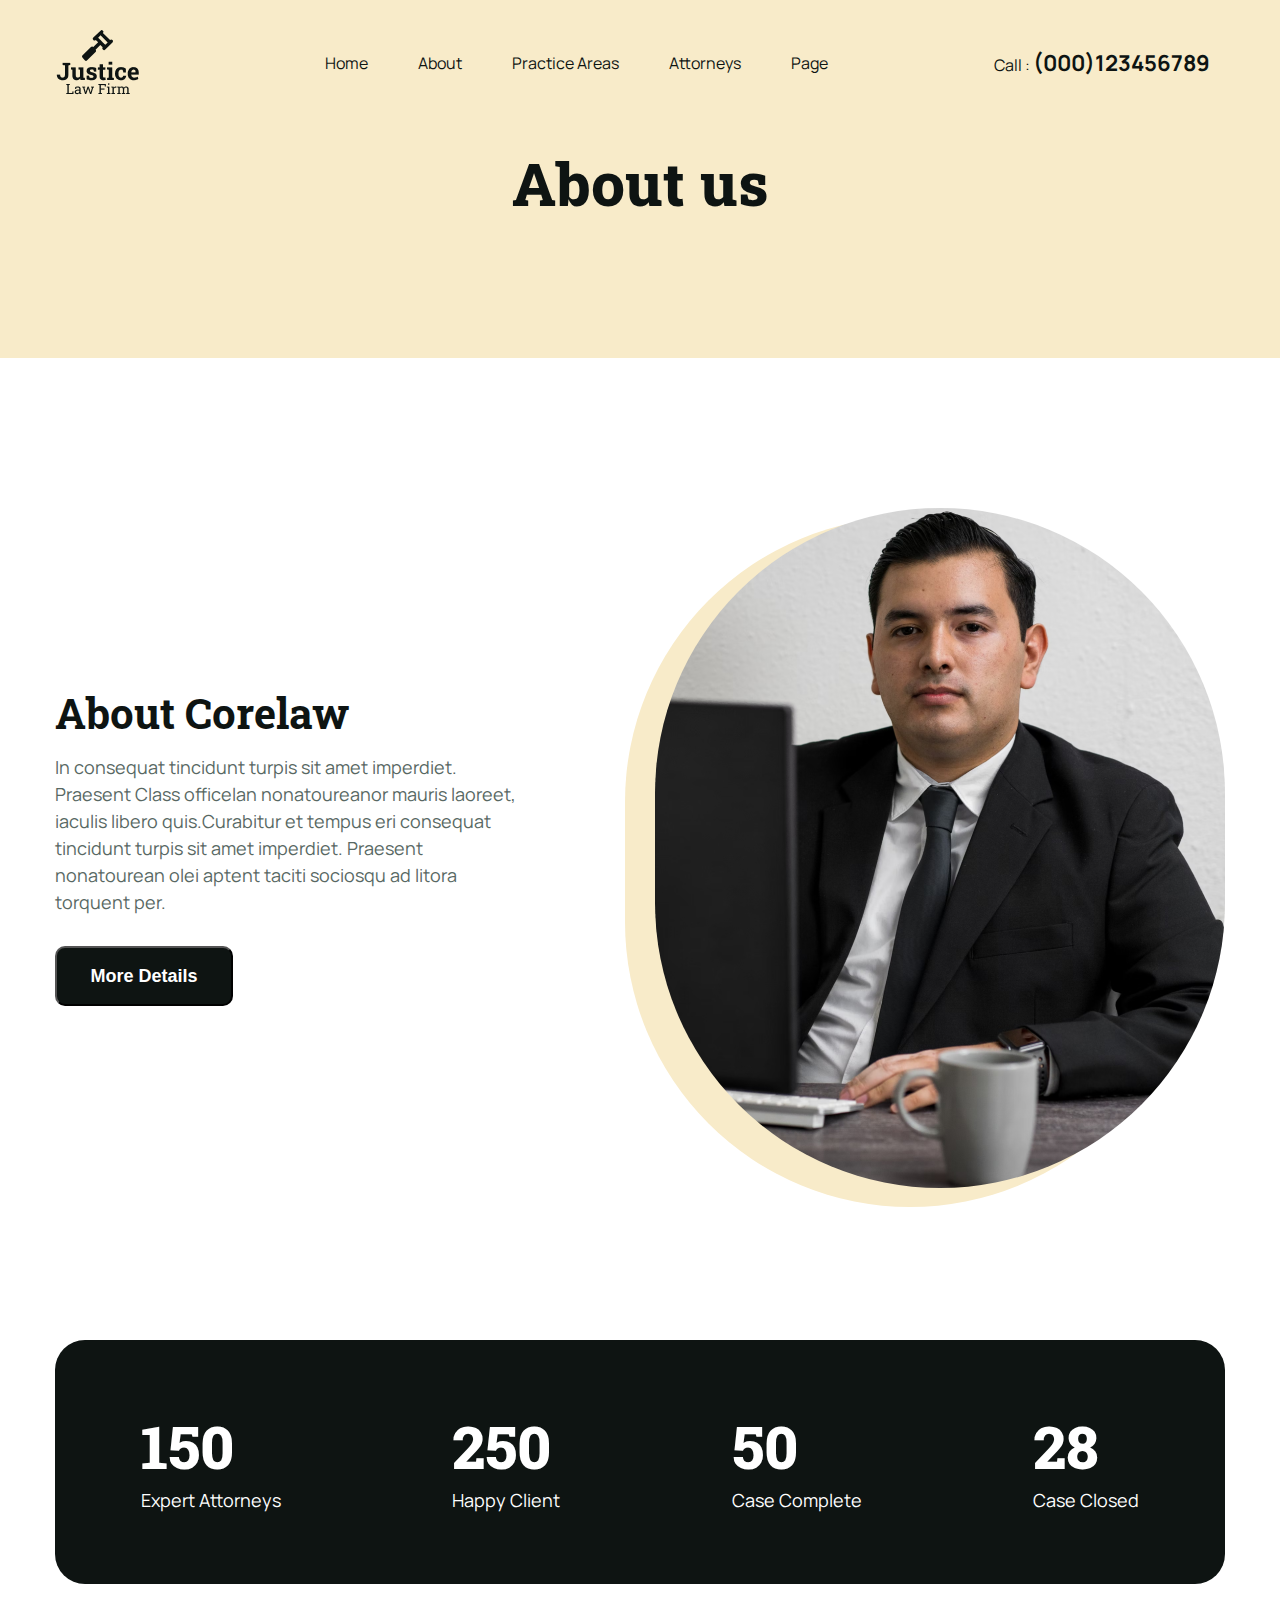
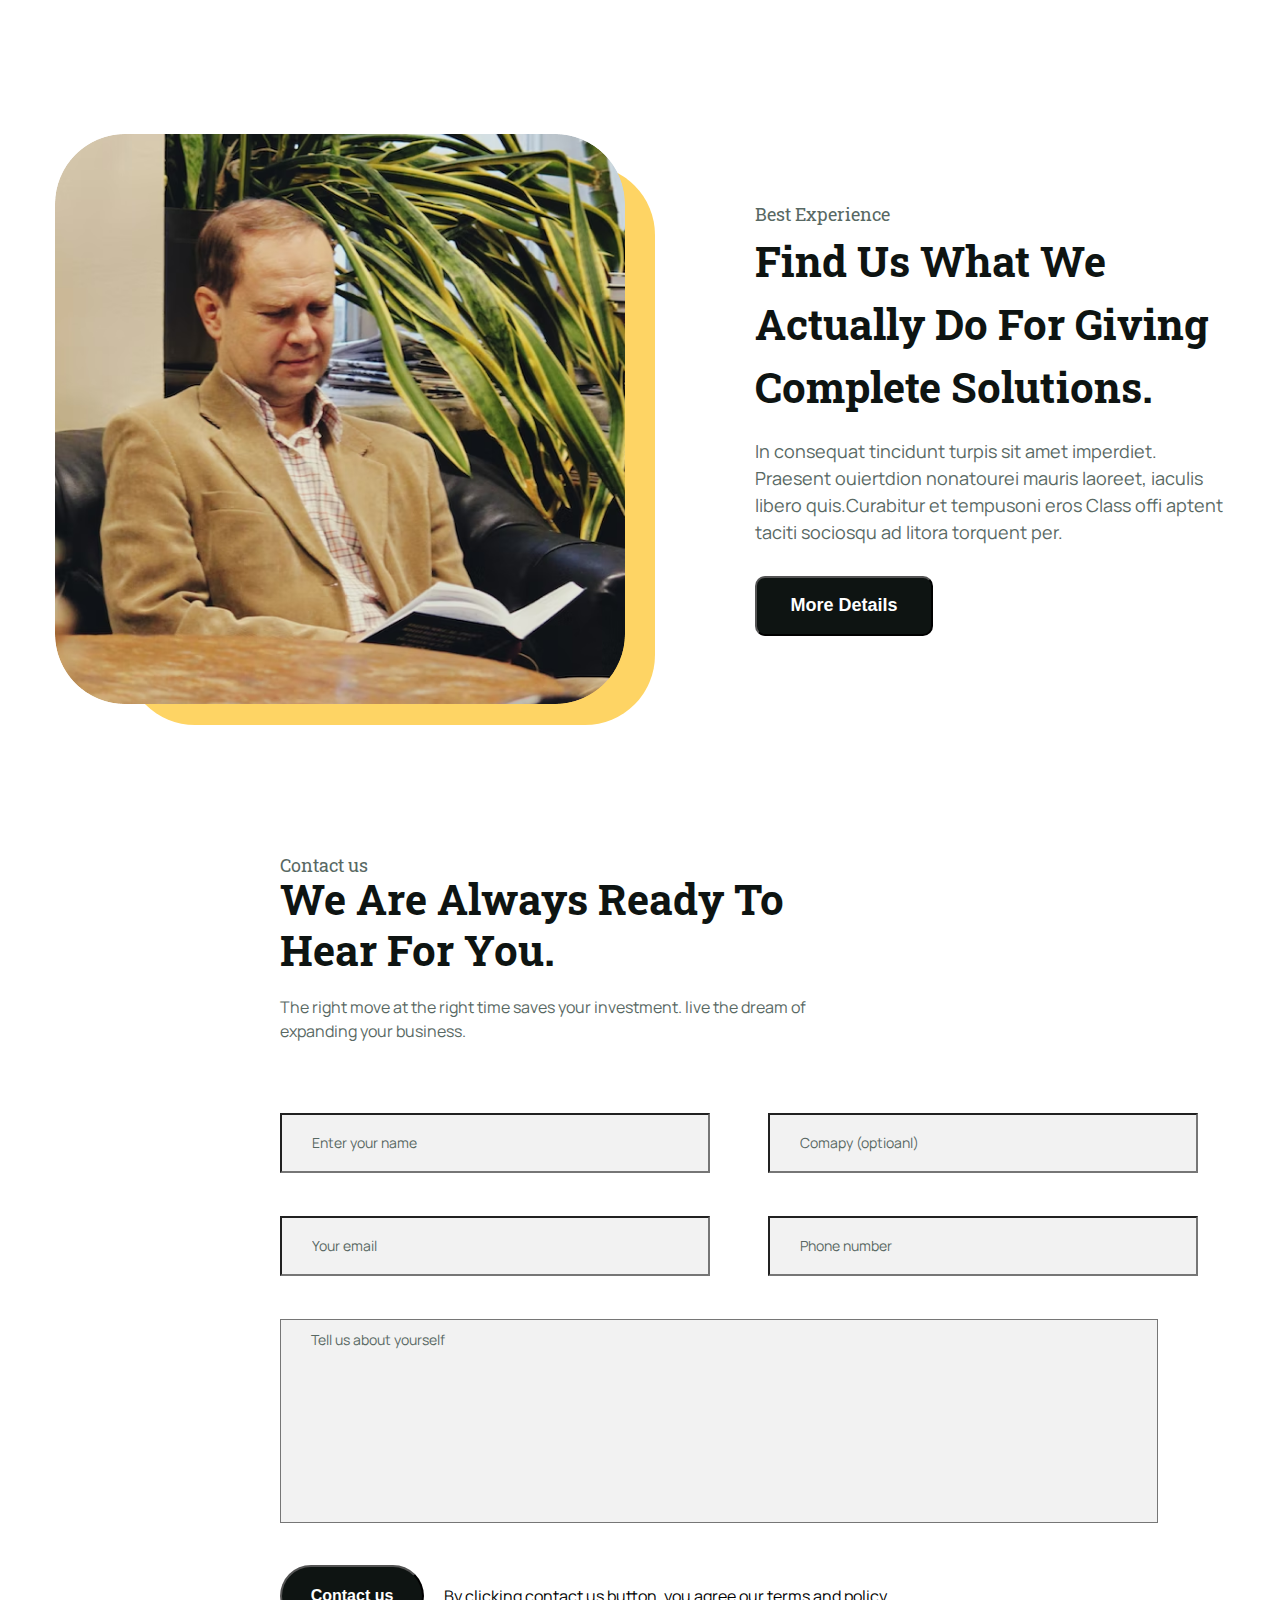
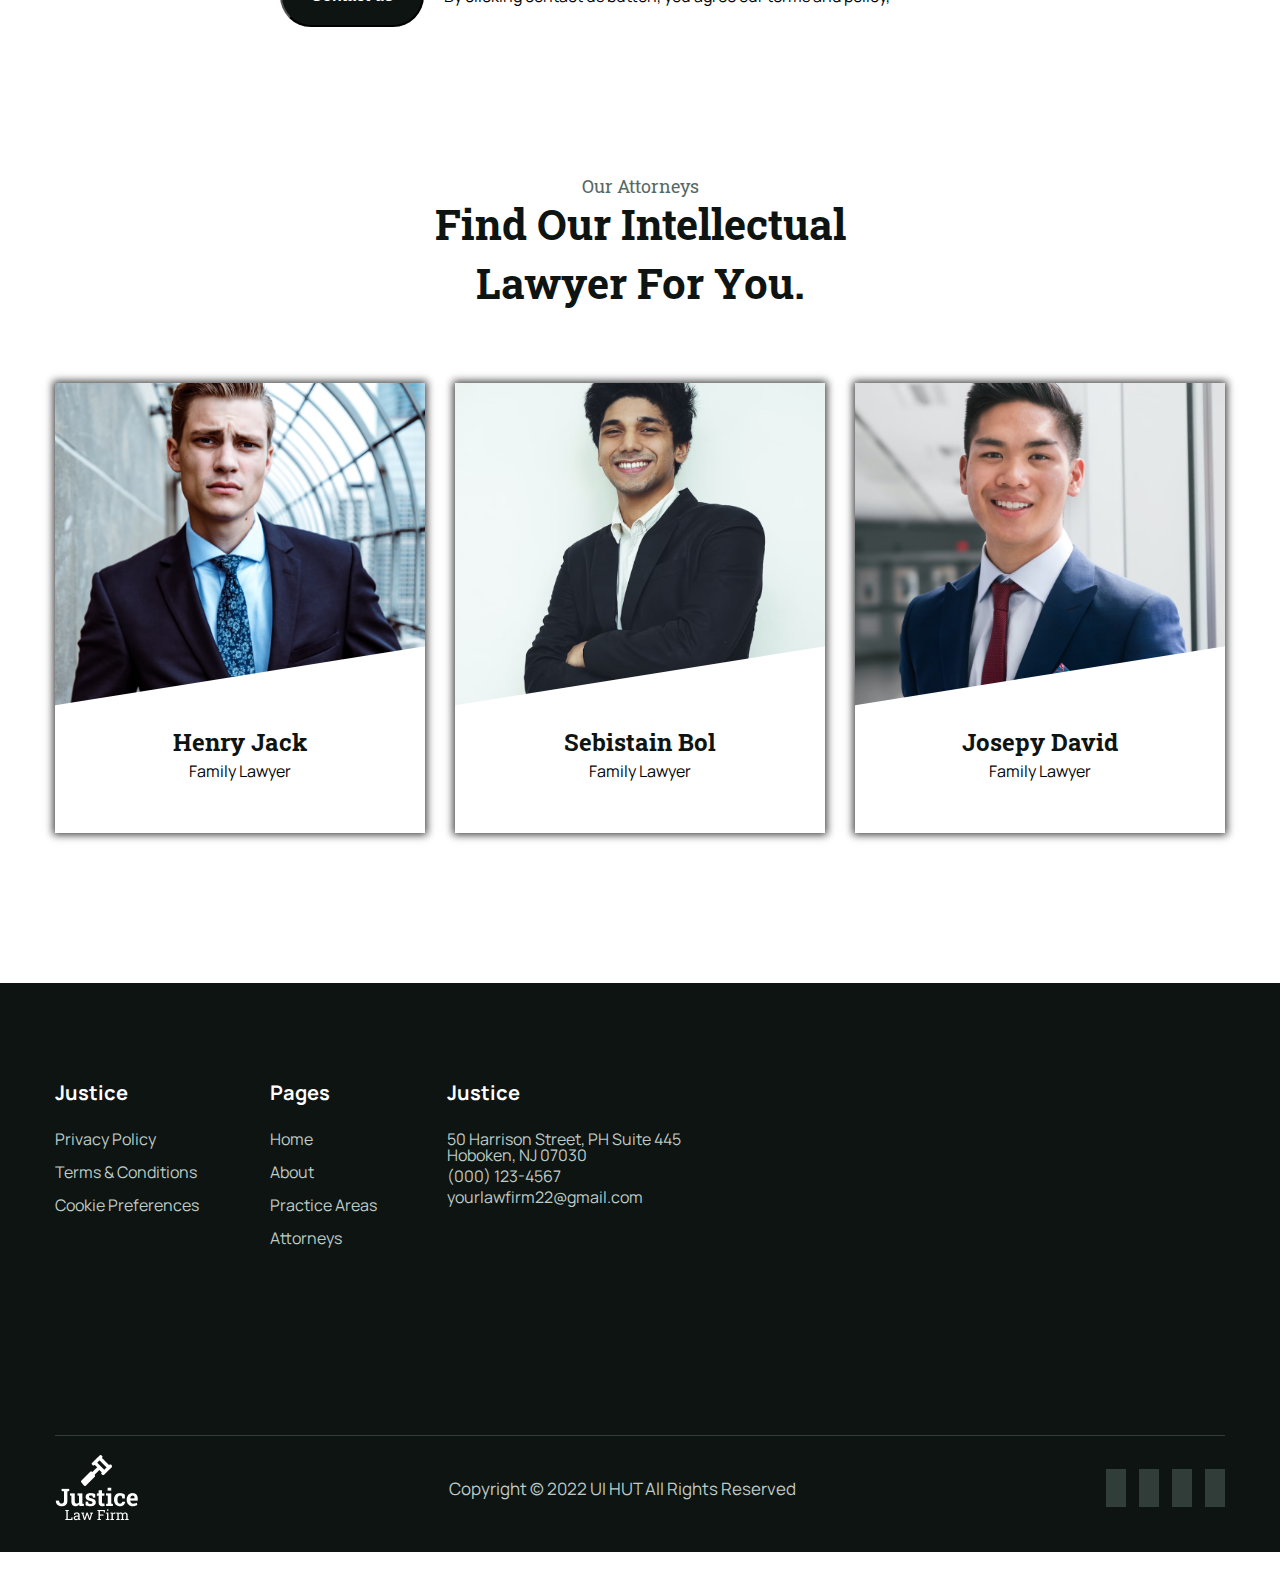
<file: about.html>
<!DOCTYPE html>
<html lang="en">
    <head>
        <meta charset="UTF-8" />
        <meta name="viewport" content="width=device-width, initial-scale=1.0" />
        <!-- favicon -->
        <link
            rel="apple-touch-icon"
            sizes="57x57"
            href="./assets/favicon/apple-icon-57x57.png"
        />
        <link
            rel="apple-touch-icon"
            sizes="60x60"
            href="./assets/favicon/apple-icon-60x60.png"
        />
        <link
            rel="apple-touch-icon"
            sizes="72x72"
            href="./assets/favicon/apple-icon-72x72.png"
        />
        <link
            rel="apple-touch-icon"
            sizes="76x76"
            href="./assets/favicon/apple-icon-76x76.png"
        />
        <link
            rel="apple-touch-icon"
            sizes="114x114"
            href="./assets/favicon/apple-icon-114x114.png"
        />
        <link
            rel="apple-touch-icon"
            sizes="120x120"
            href="./assets/favicon/apple-icon-120x120.png"
        />
        <link
            rel="apple-touch-icon"
            sizes="144x144"
            href="./assets/favicon/apple-icon-144x144.png"
        />
        <link
            rel="apple-touch-icon"
            sizes="152x152"
            href="./assets/favicon/apple-icon-152x152.png"
        />
        <link
            rel="apple-touch-icon"
            sizes="180x180"
            href="./assets/favicon/apple-icon-180x180.png"
        />
        <link
            rel="icon"
            type="image/png"
            sizes="192x192"
            href="./assets/favicon/android-icon-192x192.png"
        />
        <link
            rel="icon"
            type="image/png"
            sizes="32x32"
            href="./assets/favicon/favicon-32x32.png"
        />
        <link
            rel="icon"
            type="image/png"
            sizes="96x96"
            href="./assets/favicon/favicon-96x96.png"
        />
        <link
            rel="icon"
            type="image/png"
            sizes="16x16"
            href="./assets/favicon/favicon-16x16.png"
        />
        <link rel="manifest" href="./assets/favicon/manifest.json" />
        <meta name="msapplication-TileColor" content="#ffffff" />
        <meta
            name="msapplication-TileImage"
            content="./assets/favicon/ms-icon-144x144.png"
        />
        <meta name="theme-color" content="#ffffff" />
        <!-- reset.css -->
        <link rel="stylesheet" href="./assets/css/reset.css" />

        <!-- styles.css -->
        <link rel="stylesheet" href="./assets/css/styles.css" />

        <!-- about.css -->
        <link rel="stylesheet" href="./assets/css/about.css" />
        <!-- responsive -->
        <link rel="stylesheet" href="./assets/css/responsive.css" />

        <!-- googlefont -->
        <link rel="preconnect" href="https://fonts.googleapis.com" />
        <link rel="preconnect" href="https://fonts.gstatic.com" crossorigin />
        <link
            href="https://fonts.googleapis.com/css2?family=Manrope:wght@400;500;600;700&family=Roboto+Slab:wght@400;700;800&display=swap"
            rel="stylesheet"
        />
        <!-- font-icon -->
        <link
            rel="stylesheet"
            href="https://cdnjs.cloudflare.com/ajax/libs/font-awesome/6.4.0/css/all.min.css"
            integrity="sha512-iecdLmaskl7CVkqkXNQ/ZH/XLlvWZOJyj7Yy7tcenmpD1ypASozpmT/E0iPtmFIB46ZmdtAc9eNBvH0H/ZpiBw=="
            crossorigin="anonymous"
            referrerpolicy="no-referrer"
        />
        <title>Justice</title>
    </head>
    <body>
        <header>
            <div class="container">
                <span class="mobile-menu" hidden>
                    <i class="fa-solid fa-bars fa-2xl mobile-icon"></i>
                    <div class="phone">
                        <span>Call : </span
                        ><a href="tel:(000)123456789">(000)123456789</a>
                    </div>
                </span>
                <!-- mobile -->

                <div class="mobile-header-body mobile-item_menu">
                    <div class="mobile-header-body__favicon">
                        <a href="./index.html">
                            <img src="./assets/img/icon-p8.svg" alt="Justice" />
                            <img
                                src="./assets/img/Justice Law Firm.png"
                                alt=""
                            />
                        </a>
                    </div>
                    <nav class="mobile-nav">
                        <ul class="mobile-nav-list" style="list-style: none">
                            <li class="nav-item mobile-nav-item">
                                <a href="./home.html" class="nav-item__link"
                                    >Home</a
                                >
                            </li>
                            <li class="nav-item mobile-nav-item">
                                <a href="./about.html" class="nav-item__link"
                                    >About</a
                                >
                            </li>
                            <li class="nav-item mobile-nav-item">
                                <a href="./prac.html" class="nav-item__link"
                                    >Practice Areas</a
                                >
                            </li>
                            <li class="nav-item mobile-nav-item">
                                <a href="./att.html" class="nav-item__link"
                                    >Attorneys</a
                                >
                            </li>
                            <li class="nav-item mobile-nav-item">
                                <a href="#!" class="nav-item__link" id="t"
                                    >Page</a
                                >
                                <div class="page-menu js-menu">
                                    <ul>
                                        <li>
                                            <a href="./blog.html">Blog</a>
                                        </li>
                                        <li>
                                            <a href="./contact.html">Contact</a>
                                        </li>
                                        <li>
                                            <a href="#!">FAQ</a>
                                        </li>
                                        <li>
                                            <a href="#!">404</a>
                                        </li>
                                        <li>
                                            <a href="./coming.html"
                                                >Coming Soon</a
                                            >
                                        </li>
                                    </ul>
                                </div>
                            </li>
                        </ul>
                    </nav>
                </div>

                <!-- pc -->
                <div class="header-body">
                    <div class="header-body__favicon">
                        <a href="./index.html">
                            <img src="./assets/img/icon-p8.svg" alt="Justice" />
                            <img
                                src="./assets/img/Justice Law Firm.png"
                                alt=""
                            />
                        </a>
                    </div>
                    <nav>
                        <ul class="nav-list" style="list-style: none">
                            <li class="nav-item">
                                <a href="./home.html" class="nav-item__link"
                                    >Home</a
                                >
                            </li>
                            <li class="nav-item">
                                <input type="checkbox" id="checkbox" hidden />

                                <label for="checkbox" class="checkbox">
                                    <p class="nav-item__home">About</p>
                                    <div class="home-item" hidden>
                                        <a href="./about-exp.html"
                                            >Where The Experience To Guide
                                            You</a
                                        >

                                        <a href="./about-service.html"
                                            >Seriously unbelievable client
                                            service</a
                                        >
                                    </div>
                                </label>
                            </li>
                            <li class="nav-item">
                                <a href="./prac.html" class="nav-item__link"
                                    >Practice Areas</a
                                >
                            </li>
                            <li class="nav-item">
                                <a href="./att.html" class="nav-item__link"
                                    >Attorneys</a
                                >
                            </li>
                            <li class="nav-item">
                                <a href="#!" class="nav-item__link z" id="t"
                                    >Page</a
                                >
                                <div class="page-menu js-menu">
                                    <ul>
                                        <li>
                                            <a href="./blog.html">Blog</a>
                                        </li>
                                        <li>
                                            <a href="./contact.html">Contact</a>
                                        </li>
                                        <li>
                                            <a href="#!">FAQ</a>
                                        </li>
                                        <li>
                                            <a href="#!">404</a>
                                        </li>
                                        <li>
                                            <a href="./coming.html"
                                                >Coming Soon</a
                                            >
                                        </li>
                                    </ul>
                                </div>
                            </li>
                        </ul>
                    </nav>

                    <div class="phone">
                        <span>Call : </span
                        ><a href="tel:(000)123456789">(000)123456789</a>
                    </div>
                </div>
            </div>
            <section class="hero">
                <div class="container">
                    <div class="hero-body">
                        <h1 class="hero-body-header">About us</h1>
                    </div>
                </div>
            </section>
        </header>

        <main>
            <!-- about corelaw -->
            <section class="corelaw">
                <div class="container">
                    <div class="corelaw-body">
                        <div class="corelaw-body__content">
                            <h2 class="corelaw-body__header">About Corelaw</h2>
                            <p class="corelaw-body__desc">
                                In consequat tincidunt turpis sit amet
                                imperdiet. Praesent Class officelan
                                nonatoureanor mauris laoreet, iaculis libero
                                quis.Curabitur et tempus eri consequat tincidunt
                                turpis sit amet imperdiet. Praesent nonatourean
                                olei aptent taciti sociosqu ad litora torquent
                                per.
                            </p>
                            <button class="corelaw-body__btn">
                                <a href="#!">More Details</a>
                            </button>
                        </div>

                        <!-- media -->
                        <div class="corelaw-body__media">
                            <span class="corelaw-body__media-decor"></span>
                            <img src="./assets/img/about-img-1.png" alt="" />
                        </div>
                    </div>
                </div>
            </section>

            <!--quantity-->
            <section class="quantity">
                <div class="container">
                    <div class="quantity-body">
                        <div class="quantity-body-item">
                            <span>150</span>
                            <p>Expert Attorneys</p>
                        </div>

                        <div class="quantity-body-item">
                            <span>250</span>
                            <p>Happy Client</p>
                        </div>

                        <div class="quantity-body-item">
                            <span>50</span>
                            <p>Case Complete</p>
                        </div>

                        <div class="quantity-body-item">
                            <span>28</span>
                            <p>Case Closed</p>
                        </div>
                    </div>
                </div>
            </section>

            <!-- solution -->
            <section class="solution">
                <div class="container">
                    <div class="solution-body">
                        <!-- media -->
                        <div class="solution-body-media">
                            <span class="solution-body-media__decor"></span>
                            <img src="./assets/img/solution-img.png" alt="" />
                        </div>

                        <!-- content -->
                        <div class="solution-body-content">
                            <span class="title">Best Experience</span>
                            <h2 class="solution-body-header">
                                Find Us What We Actually Do For Giving Complete
                                Solutions.
                            </h2>
                            <p class="solution-body-desc">
                                In consequat tincidunt turpis sit amet
                                imperdiet. Praesent ouiertdion nonatourei mauris
                                laoreet, iaculis libero quis.Curabitur et
                                tempusoni eros Class offi aptent taciti sociosqu
                                ad litora torquent per.
                            </p>
                            <button class="corelaw-body__btn">
                                <a href="#!">More Details</a>
                            </button>
                        </div>
                    </div>
                </div>
            </section>

            <!-- contact -->
            <section class="contact">
                <div class="container">
                    <div class="contact-body">
                        <!-- content -->
                        <div class="contact-body-content">
                            <span class="title">Contact us</span>
                            <h2 class="contact-body-header">
                                We Are Always Ready To Hear For You.
                            </h2>
                            <p class="contact-body-desc">
                                The right move at the right time saves your
                                investment. live the dream of expanding your
                                business.
                            </p>
                        </div>

                        <!-- media -->
                        <form action="">
                            <div class="container-form">
                                <div class="i1">
                                    <input
                                        type="text"
                                        placeholder="Enter your name"
                                        required
                                    />
                                </div>

                                <div class="i2">
                                    <input
                                        type="text"
                                        placeholder="Comapy (optioanl) "
                                        required
                                    />
                                </div>

                                <div class="i3">
                                    <input
                                        type="email"
                                        placeholder="Your email"
                                        required
                                    />
                                </div>

                                <div class="i4">
                                    <input
                                        type="tel"
                                        placeholder="Phone number"
                                        required
                                    />
                                </div>

                                <div class="i5">
                                    <textarea
                                        name=""
                                        id=""
                                        cols="30"
                                        rows="10"
                                        style="resize: none; width: 90%"
                                        placeholder="Tell us about yourself"
                                    ></textarea>
                                </div>
                            </div>
                            <div class="contact-btn">
                                <button>
                                    <a href="#!">Contact us</a>
                                </button>
                                <p>
                                    By clicking contact us button, you agree our
                                    terms and policy,
                                </p>
                            </div>
                        </form>
                    </div>
                </div>
            </section>

            <!-- our attorneys -->
            <section class="lawyer">
                <div class="container">
                    <div class="lawyer-body">
                        <span class="title">Our Attorneys</span>
                        <h2 class="lawyer-body-header">
                            Find Our Intellectual Lawyer For You.
                        </h2>
                    </div>
                    <!-- media -->
                    <div class="lawyer-body-media">
                        <!-- item-1 -->
                        <div class="lawyer-body-item">
                            <figure class="lawyer-body-img">
                                <img src="./assets/img/expert-img.png" alt="" />
                            </figure>
                            <h3 class="lawyer-body-name">Henry Jack</h3>
                            <p class="lawer-body-job">Family Lawyer</p>
                        </div>

                        <!-- item-2 -->
                        <div class="lawyer-body-item">
                            <figure class="lawyer-body-img">
                                <img src="./assets/img/help-img.png" alt="" />
                            </figure>
                            <h3 class="lawyer-body-name">Sebistain Bol</h3>
                            <p class="lawer-body-job">Family Lawyer</p>
                        </div>

                        <!-- item-3 -->
                        <div class="lawyer-body-item">
                            <figure class="lawyer-body-img">
                                <img src="./assets/img/know-img.png" alt="" />
                            </figure>
                            <h3 class="lawyer-body-name">Josepy David</h3>
                            <p class="lawer-body-job">Family Lawyer</p>
                        </div>
                    </div>
                </div>
            </section>
        </main>
        <!-- <script>
            document.querySelector("input").focus();
        </script> -->

        <footer>
            <div class="footer">
                <div class="container">
                    <div class="footer-body">
                        <!-- column-01 -->
                        <div class="footer-body__item">
                            <span class="footer-body__title">Justice</span>
                            <ul style="list-style: none">
                                <li>
                                    <a href="#!">Privacy Policy</a>
                                </li>
                                <li>
                                    <a href="#!">Terms & Conditions</a>
                                </li>
                                <li>
                                    <a href="#!">Cookie Preferences</a>
                                </li>
                            </ul>
                        </div>

                        <!-- column-02 -->
                        <div class="footer-body__item">
                            <span class="footer-body__title">Pages</span>
                            <ul style="list-style: none">
                                <li>
                                    <a href="#!">Home</a>
                                </li>
                                <li>
                                    <a href="#!">About</a>
                                </li>
                                <li>
                                    <a href="#!">Practice Areas</a>
                                </li>
                                <li>
                                    <a href="#!">Attorneys</a>
                                </li>
                            </ul>
                        </div>

                        <!-- column-03 -->
                        <div class="footer-body__item">
                            <span class="footer-body__title">Justice</span>
                            <p class="address">
                                50 Harrison Street, PH Suite 445 Hoboken, NJ
                                07030
                            </p>
                            <p class="phone">(000) 123-4567</p>
                            <p class="email">yourlawfirm22@gmail.com</p>
                        </div>

                        <!-- column-04 -->
                        <iframe
                            src="https://www.google.com/maps/embed?pb=!1m18!1m12!1m3!1d3918.6698993851223!2d106.72420817473899!3d10.836554089315904!2m3!1f0!2f0!3f0!3m2!1i1024!2i768!4f13.1!3m3!1m2!1s0x317527d42972010f%3A0x141ea8549e47b6a0!2zNTkgxJAuIFPDtCA0OCwgSGnhu4dwIELDrG5oIENow6FuaCwgVGjhu6cgxJDhu6ljLCBUaMOgbmggcGjhu5EgSOG7kyBDaMOtIE1pbmgsIFZp4buHdCBOYW0!5e0!3m2!1svi!2s!4v1686995777785!5m2!1svi!2s"
                            width="600"
                            height="450"
                            style="border: 0"
                            allowfullscreen=""
                            loading="lazy"
                            referrerpolicy="no-referrer-when-downgrade"
                        ></iframe>
                    </div>
                    <div class="social">
                        <img src="./assets/img/f-logo-p8.png" alt="" />
                        <span class="copyright"
                            >Copyright © 2022 UI HUT All Rights Reserved
                        </span>
                        <div class="social-media">
                            <span><i class="fa-brands fa-facebook-f"></i></span>
                            <span
                                ><i class="fa-brands fa-linkedin-in"></i
                            ></span>
                            <span><i class="fa-brands fa-instagram"></i></span>
                            <span><i class="fa-brands fa-twitter"></i></span>
                        </div>
                    </div>
                </div>
            </div>
        </footer>
        <script>
            let link = document.querySelector(".z");
            let js_menu = document.querySelector(".js-menu");
            link.addEventListener("click", () => {
                link.nextElementSibling.classList.toggle("js-menu");
            });
            let links = document.querySelector("#t");
            let js_menus = document.querySelector(".js-menu");
            links.addEventListener("click", () => {
                links.nextElementSibling.classList.toggle("js-menu");
            });
            let menu = document.querySelector(".mobile-icon");
            menu.addEventListener("click", () => {
                menu.parentElement.nextElementSibling.classList.toggle(
                    "mobile-header-body"
                );
            });
        </script>
    </body>
</html>
</file>
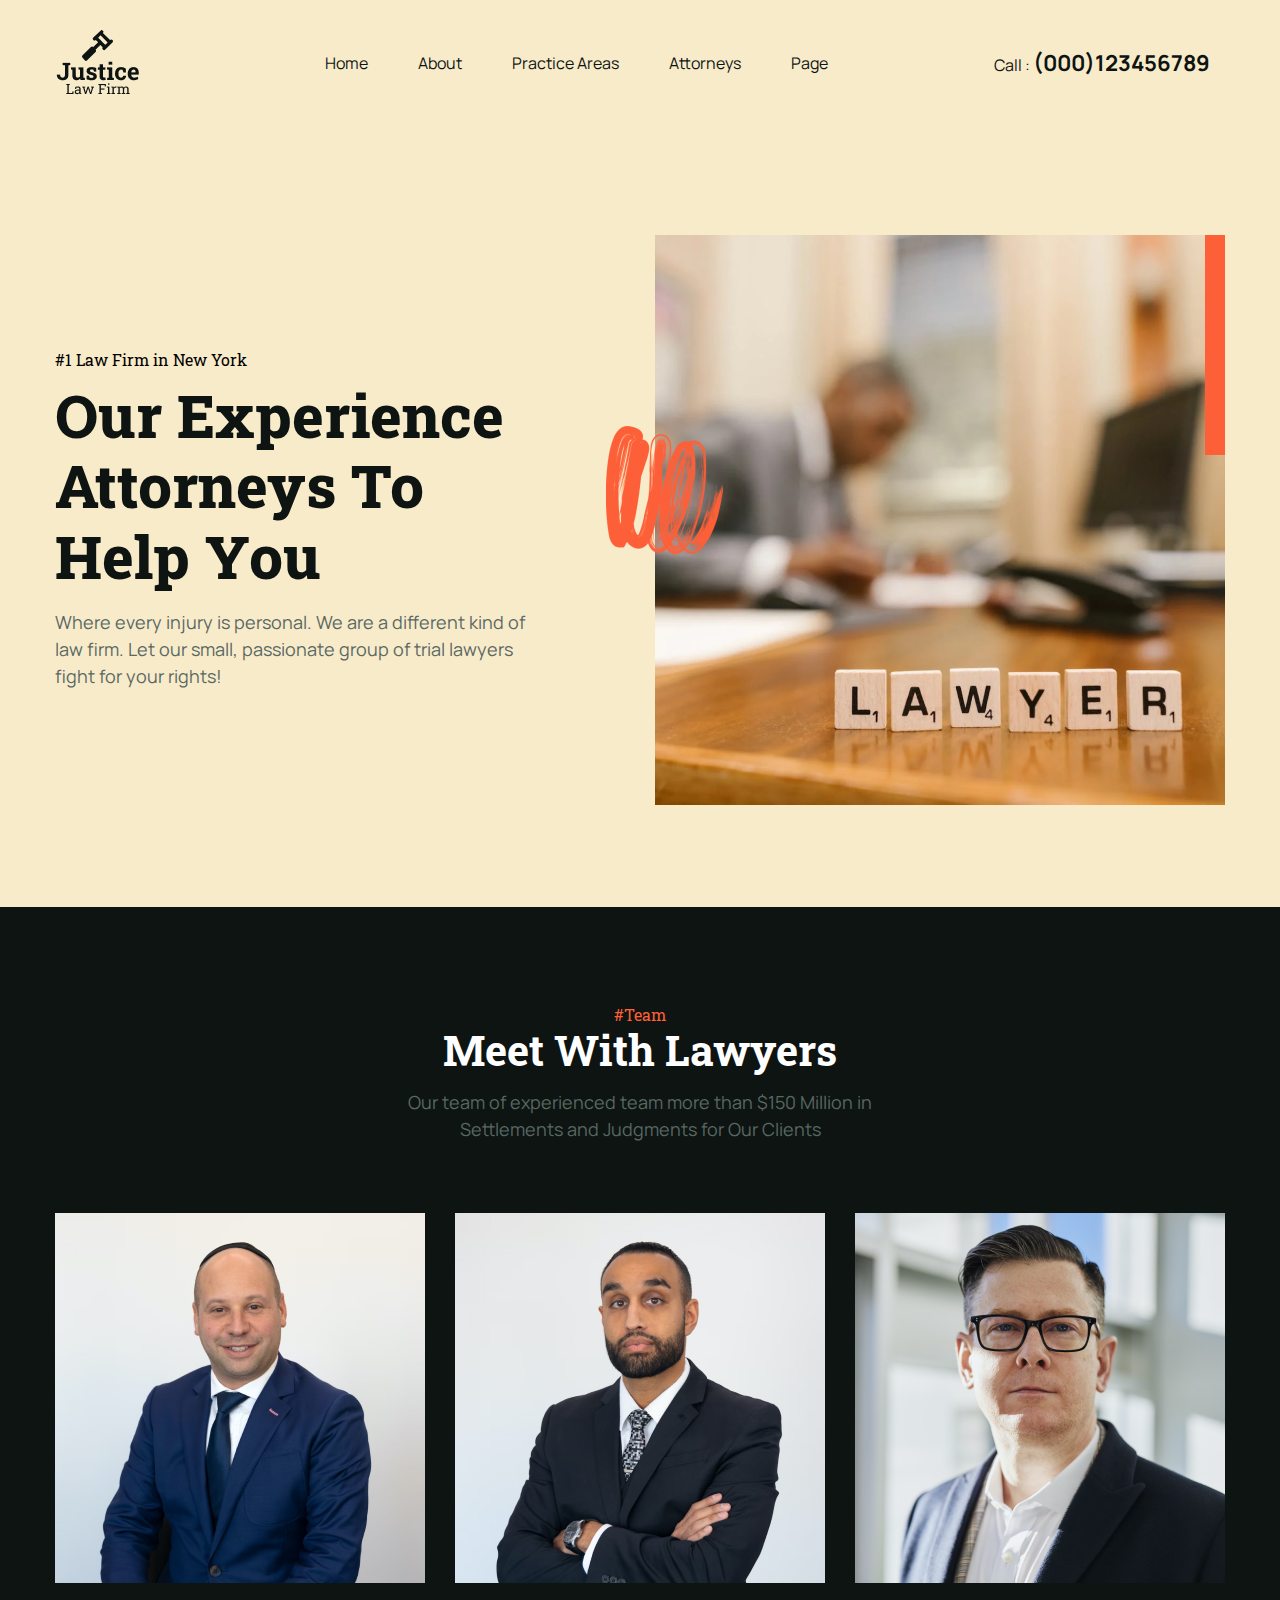
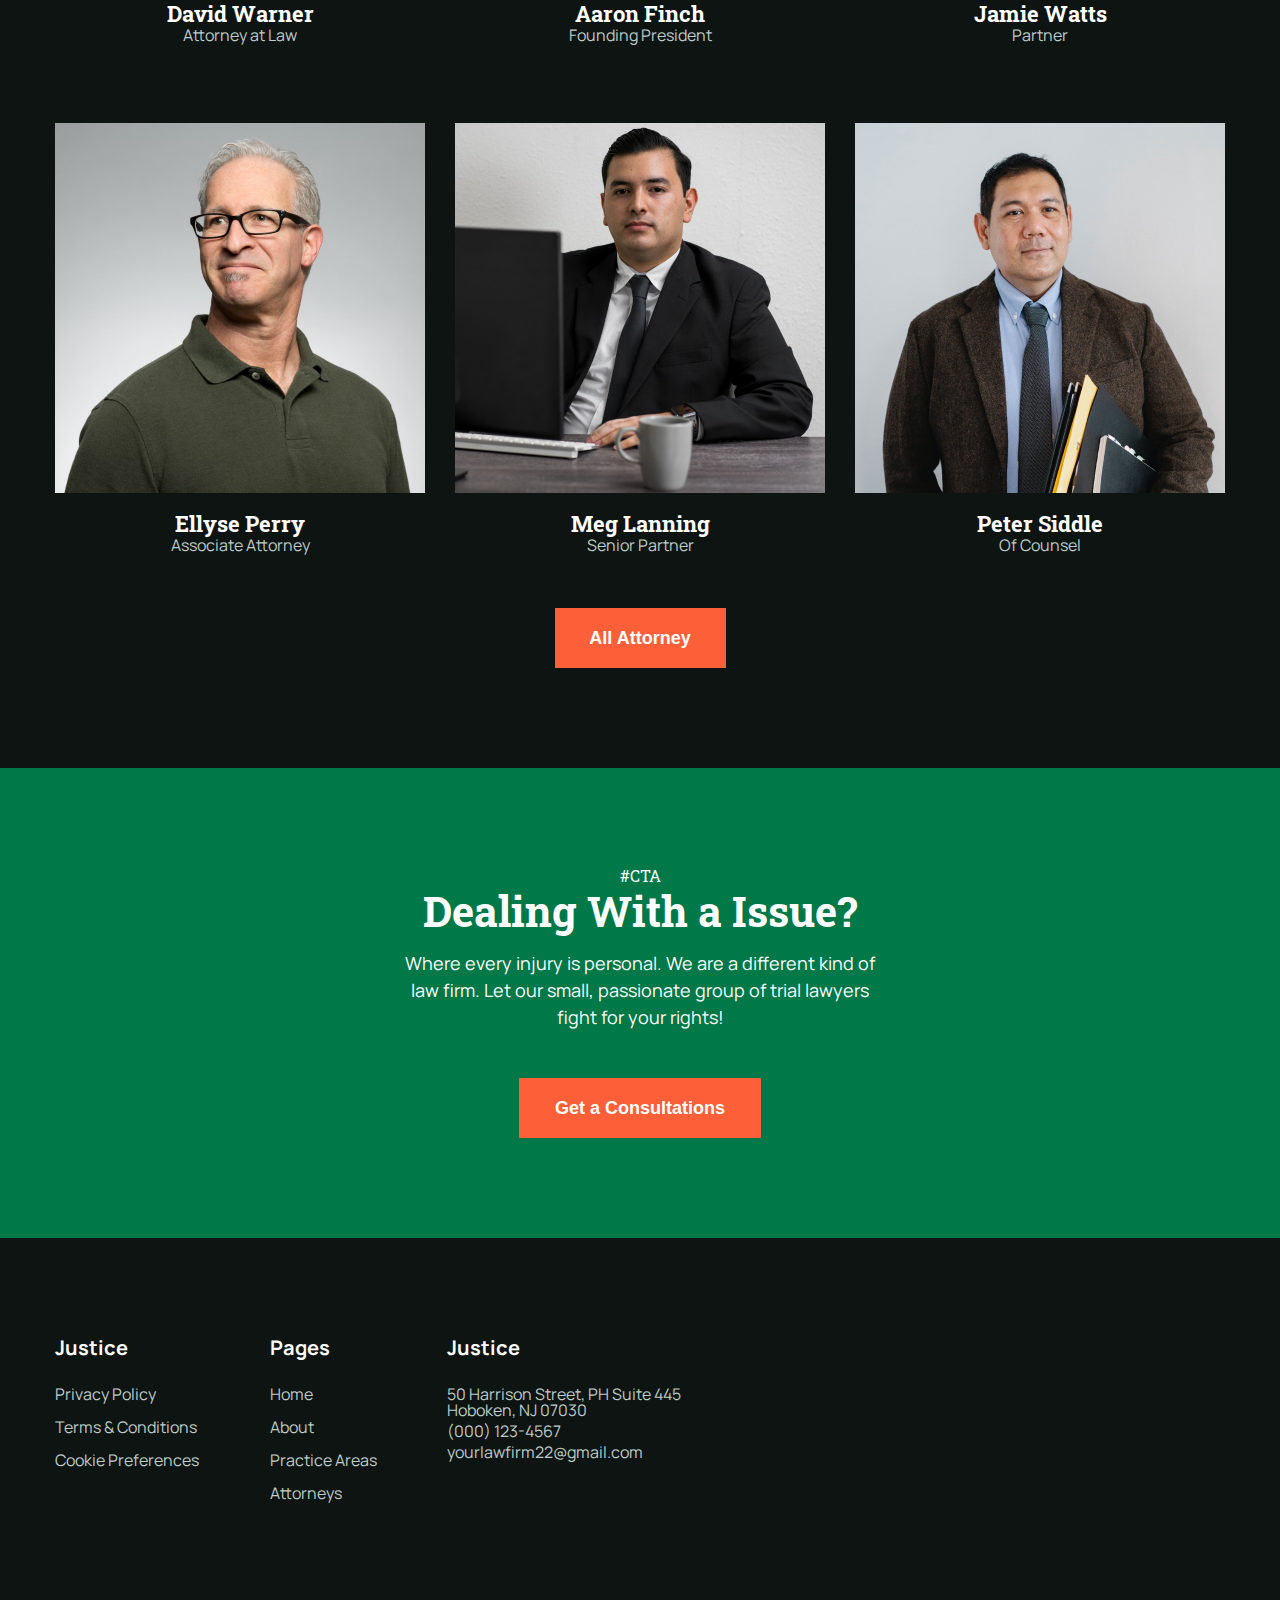
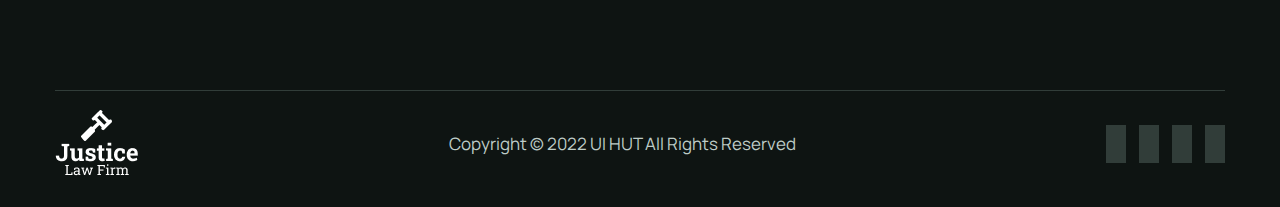
<file: att.html>
<!DOCTYPE html>
<html lang="en">
    <head>
        <meta charset="UTF-8" />
        <meta name="viewport" content="width=device-width, initial-scale=1.0" />
        <!-- favicon -->
        <link
            rel="apple-touch-icon"
            sizes="57x57"
            href="./assets/favicon/apple-icon-57x57.png"
        />
        <link
            rel="apple-touch-icon"
            sizes="60x60"
            href="./assets/favicon/apple-icon-60x60.png"
        />
        <link
            rel="apple-touch-icon"
            sizes="72x72"
            href="./assets/favicon/apple-icon-72x72.png"
        />
        <link
            rel="apple-touch-icon"
            sizes="76x76"
            href="./assets/favicon/apple-icon-76x76.png"
        />
        <link
            rel="apple-touch-icon"
            sizes="114x114"
            href="./assets/favicon/apple-icon-114x114.png"
        />
        <link
            rel="apple-touch-icon"
            sizes="120x120"
            href="./assets/favicon/apple-icon-120x120.png"
        />
        <link
            rel="apple-touch-icon"
            sizes="144x144"
            href="./assets/favicon/apple-icon-144x144.png"
        />
        <link
            rel="apple-touch-icon"
            sizes="152x152"
            href="./assets/favicon/apple-icon-152x152.png"
        />
        <link
            rel="apple-touch-icon"
            sizes="180x180"
            href="./assets/favicon/apple-icon-180x180.png"
        />
        <link
            rel="icon"
            type="image/png"
            sizes="192x192"
            href="./assets/favicon/android-icon-192x192.png"
        />
        <link
            rel="icon"
            type="image/png"
            sizes="32x32"
            href="./assets/favicon/favicon-32x32.png"
        />
        <link
            rel="icon"
            type="image/png"
            sizes="96x96"
            href="./assets/favicon/favicon-96x96.png"
        />
        <link
            rel="icon"
            type="image/png"
            sizes="16x16"
            href="./assets/favicon/favicon-16x16.png"
        />
        <link rel="manifest" href="./assets/favicon/manifest.json" />
        <meta name="msapplication-TileColor" content="#ffffff" />
        <meta
            name="msapplication-TileImage"
            content="./assets/favicon/ms-icon-144x144.png"
        />
        <meta name="theme-color" content="#ffffff" />
        <!-- reset.css -->
        <link rel="stylesheet" href="./assets/css/reset.css" />
        <!-- styles.css -->
        <link rel="stylesheet" href="./assets/css/styles.css" />
        <!-- att.css -->
        <link rel="stylesheet" href="./assets/css/att.css" />
        <!-- responses -->
        <link rel="stylesheet" href="./assets/css/responsive.css" />
        <!-- googlefont -->
        <link rel="preconnect" href="https://fonts.googleapis.com" />
        <link rel="preconnect" href="https://fonts.gstatic.com" crossorigin />
        <link
            href="https://fonts.googleapis.com/css2?family=Manrope:wght@400;500;600;700&family=Roboto+Slab:wght@400;700;800&display=swap"
            rel="stylesheet"
        />
        <!-- font-icon -->
        <link
            rel="stylesheet"
            href="https://cdnjs.cloudflare.com/ajax/libs/font-awesome/6.4.0/css/all.min.css"
            integrity="sha512-iecdLmaskl7CVkqkXNQ/ZH/XLlvWZOJyj7Yy7tcenmpD1ypASozpmT/E0iPtmFIB46ZmdtAc9eNBvH0H/ZpiBw=="
            crossorigin="anonymous"
            referrerpolicy="no-referrer"
        />
        <title>Justice</title>
    </head>
    <body>
        <header>
            <div class="container">
                <span class="mobile-menu" hidden>
                    <i class="fa-solid fa-bars fa-2xl mobile-icon"></i>
                    <div class="phone">
                        <span>Call : </span
                        ><a href="tel:(000)123456789">(000)123456789</a>
                    </div>
                </span>
                <!-- mobile -->

                <div class="mobile-header-body mobile-item_menu">
                    <div class="mobile-header-body__favicon">
                        <a href="./index.html">
                            <img src="./assets/img/icon-p8.svg" alt="Justice" />
                            <img
                                src="./assets/img/Justice Law Firm.png"
                                alt=""
                            />
                        </a>
                    </div>
                    <nav class="mobile-nav">
                        <ul class="mobile-nav-list" style="list-style: none">
                            <li class="nav-item mobile-nav-item">
                                <a href="./home.html" class="nav-item__link"
                                    >Home</a
                                >
                            </li>
                            <li class="nav-item mobile-nav-item">
                                <a href="./about.html" class="nav-item__link"
                                    >About</a
                                >
                            </li>
                            <li class="nav-item mobile-nav-item">
                                <a href="./prac.html" class="nav-item__link"
                                    >Practice Areas</a
                                >
                            </li>
                            <li class="nav-item mobile-nav-item">
                                <a href="./att.html" class="nav-item__link"
                                    >Attorneys</a
                                >
                            </li>
                            <li class="nav-item mobile-nav-item">
                                <a href="#!" class="nav-item__link" id="t"
                                    >Page</a
                                >
                                <div class="page-menu js-menu">
                                    <ul>
                                        <li>
                                            <a href="./blog.html">Blog</a>
                                        </li>
                                        <li>
                                            <a href="./contact.html">Contact</a>
                                        </li>
                                        <li>
                                            <a href="#!">FAQ</a>
                                        </li>
                                        <li>
                                            <a href="#!">404</a>
                                        </li>
                                        <li>
                                            <a href="./coming.html"
                                                >Coming Soon</a
                                            >
                                        </li>
                                    </ul>
                                </div>
                            </li>
                        </ul>
                    </nav>
                </div>

                <!-- pc -->
                <div class="header-body">
                    <div class="header-body__favicon">
                        <a href="./index.html">
                            <img src="./assets/img/icon-p8.svg" alt="Justice" />
                            <img
                                src="./assets/img/Justice Law Firm.png"
                                alt=""
                            />
                        </a>
                    </div>
                    <nav>
                        <ul class="nav-list" style="list-style: none">
                            <li class="nav-item">
                                <a href="./home.html" class="nav-item__link"
                                    >Home</a
                                >
                            </li>
                            <li class="nav-item">
                                <a href="./about.html" class="nav-item__link"
                                    >About</a
                                >
                            </li>
                            <li class="nav-item">
                                <a href="./prac.html" class="nav-item__link"
                                    >Practice Areas</a
                                >
                            </li>
                            <li class="nav-item">
                                <a href="./att.html" class="nav-item__link"
                                    >Attorneys</a
                                >
                            </li>
                            <li class="nav-item">
                                <a href="#!" class="nav-item__link z" id="t"
                                    >Page</a
                                >
                                <div class="page-menu js-menu">
                                    <ul>
                                        <li>
                                            <a href="./blog.html">Blog</a>
                                        </li>
                                        <li>
                                            <a href="./contact.html">Contact</a>
                                        </li>
                                        <li>
                                            <a href="#!">FAQ</a>
                                        </li>
                                        <li>
                                            <a href="#!">404</a>
                                        </li>
                                        <li>
                                            <a href="./coming.html"
                                                >Coming Soon</a
                                            >
                                        </li>
                                    </ul>
                                </div>
                            </li>
                        </ul>
                    </nav>

                    <div class="phone">
                        <span>Call : </span
                        ><a href="tel:(000)123456789">(000)123456789</a>
                    </div>
                </div>
            </div>
        </header>

        <main>
            <!-- att -->
            <section class="att">
                <div class="container">
                    <div class="att-body">
                        <!-- content -->
                        <div class="att-body__content">
                            <span class="title">#1 Law Firm in New York</span>
                            <h1>Our Experience Attorneys To Help You</h1>
                            <p class="desc att-body__desc">
                                Where every injury is personal. We are a
                                different kind of law firm. Let our small,
                                passionate group of trial lawyers fight for your
                                rights!
                            </p>
                        </div>

                        <!-- media -->

                        <figure class="att-body__media">
                            <img src="./assets/img/att.img.png" alt="" />
                        </figure>
                    </div>
                </div>
            </section>

            <!-- team -->
            <section class="team">
                <div class="container">
                    <div class="team-body">
                        <!-- content -->
                        <span class="title"> #Team </span>
                        <h2 class="team-body__header">Meet With Lawyers</h2>
                        <p class="desc team-body__desc">
                            Our team of experienced team more than $150 Million
                            in Settlements and Judgments for Our Clients
                        </p>
                        <!-- media -->
                        <div class="team-body__media">
                            <div class="team-body__media-item">
                                <img src="./assets/img/team-1.png" alt="" />
                                <h5>David Warner</h5>
                                <span>Attorney at Law</span>
                                <button class="team-body__view" hidden>
                                    <a href="#!">View Profile</a>
                                </button>
                            </div>
                            <div class="team-body__media-item">
                                <img src="./assets/img/team-2.png" alt="" />
                                <h5>Aaron Finch</h5>
                                <span>Founding President</span>
                                <button class="team-body__view" hidden>
                                    <a href="#!">View Profile</a>
                                </button>
                            </div>
                            <div class="team-body__media-item">
                                <img src="./assets/img/team-3.png" alt="" />
                                <h5>Jamie Watts</h5>
                                <span>Partner</span>
                                <button class="team-body__view" hidden>
                                    <a href="#!">View Profile</a>
                                </button>
                            </div>
                            <div class="team-body__media-item">
                                <img src="./assets/img/team-4.png" alt="" />
                                <h5>Ellyse Perry</h5>
                                <span>Associate Attorney</span>
                                <button class="team-body__view" hidden>
                                    <a href="#!">View Profile</a>
                                </button>
                            </div>
                            <div class="team-body__media-item">
                                <img src="./assets/img/team-5.png" alt="" />
                                <h5>Meg Lanning</h5>
                                <span>Senior Partner</span>
                                <button class="team-body__view" hidden>
                                    <a href="#!">View Profile</a>
                                </button>
                            </div>
                            <div class="team-body__media-item">
                                <img src="./assets/img/team-6.png" alt="" />
                                <h5>Peter Siddle</h5>
                                <span>Of Counsel</span>
                                <button class="team-body__view" hidden>
                                    <a href="#!">View Profile</a>
                                </button>
                            </div>
                        </div>
                        <!-- button -->
                        <button class="team-body__action">
                            <a href="#!">All Attorney</a>
                        </button>
                    </div>
                </div>
            </section>

            <!-- cta -->
            <section class="cta">
                <div class="container">
                    <div class="cta-body">
                        <span class="title cta-title">#CTA</span>
                        <h2 class="cta-body__header">Dealing With a Issue?</h2>
                        <p class="desc cta-body__desc">
                            Where every injury is personal. We are a different
                            kind of law firm. Let our small, passionate group of
                            trial lawyers fight for your rights!
                        </p>
                        <button class="blog-body__btn cta__btn">
                            <a href="#!">Get a Consultations</a>
                        </button>
                    </div>
                </div>
            </section>
        </main>

        <footer>
            <div class="footer">
                <div class="container">
                    <div class="footer-body">
                        <!-- column-01 -->
                        <div class="footer-body__item">
                            <span class="footer-body__title">Justice</span>
                            <ul style="list-style: none">
                                <li>
                                    <a href="#!">Privacy Policy</a>
                                </li>
                                <li>
                                    <a href="#!">Terms & Conditions</a>
                                </li>
                                <li>
                                    <a href="#!">Cookie Preferences</a>
                                </li>
                            </ul>
                        </div>

                        <!-- column-02 -->
                        <div class="footer-body__item">
                            <span class="footer-body__title">Pages</span>
                            <ul style="list-style: none">
                                <li>
                                    <a href="#!">Home</a>
                                </li>
                                <li>
                                    <a href="#!">About</a>
                                </li>
                                <li>
                                    <a href="#!">Practice Areas</a>
                                </li>
                                <li>
                                    <a href="#!">Attorneys</a>
                                </li>
                            </ul>
                        </div>

                        <!-- column-03 -->
                        <div class="footer-body__item">
                            <span class="footer-body__title">Justice</span>
                            <p class="address">
                                50 Harrison Street, PH Suite 445 Hoboken, NJ
                                07030
                            </p>
                            <p class="phone">(000) 123-4567</p>
                            <p class="email">yourlawfirm22@gmail.com</p>
                        </div>

                        <!-- column-04 -->
                        <iframe
                            src="https://www.google.com/maps/embed?pb=!1m18!1m12!1m3!1d3918.6698993851223!2d106.72420817473899!3d10.836554089315904!2m3!1f0!2f0!3f0!3m2!1i1024!2i768!4f13.1!3m3!1m2!1s0x317527d42972010f%3A0x141ea8549e47b6a0!2zNTkgxJAuIFPDtCA0OCwgSGnhu4dwIELDrG5oIENow6FuaCwgVGjhu6cgxJDhu6ljLCBUaMOgbmggcGjhu5EgSOG7kyBDaMOtIE1pbmgsIFZp4buHdCBOYW0!5e0!3m2!1svi!2s!4v1686995777785!5m2!1svi!2s"
                            width="600"
                            height="450"
                            style="border: 0"
                            allowfullscreen=""
                            loading="lazy"
                            referrerpolicy="no-referrer-when-downgrade"
                        ></iframe>
                    </div>
                    <div class="social">
                        <img src="./assets/img/f-logo-p8.png" alt="" />
                        <span class="copyright"
                            >Copyright © 2022 UI HUT All Rights Reserved
                        </span>
                        <div class="social-media">
                            <span><i class="fa-brands fa-facebook-f"></i></span>
                            <span
                                ><i class="fa-brands fa-linkedin-in"></i
                            ></span>
                            <span><i class="fa-brands fa-instagram"></i></span>
                            <span><i class="fa-brands fa-twitter"></i></span>
                        </div>
                    </div>
                </div>
            </div>
        </footer>
        <script>
            let link = document.querySelector(".z");
            let js_menu = document.querySelector(".js-menu");
            link.addEventListener("click", () => {
                link.nextElementSibling.classList.toggle("js-menu");
            });
            let links = document.querySelector("#t");
            let js_menus = document.querySelector(".js-menu");
            links.addEventListener("click", () => {
                links.nextElementSibling.classList.toggle("js-menu");
            });
            let menu = document.querySelector(".mobile-icon");
            menu.addEventListener("click", () => {
                menu.parentElement.nextElementSibling.classList.toggle(
                    "mobile-header-body"
                );
            });
        </script>
    </body>
</html>
</file>
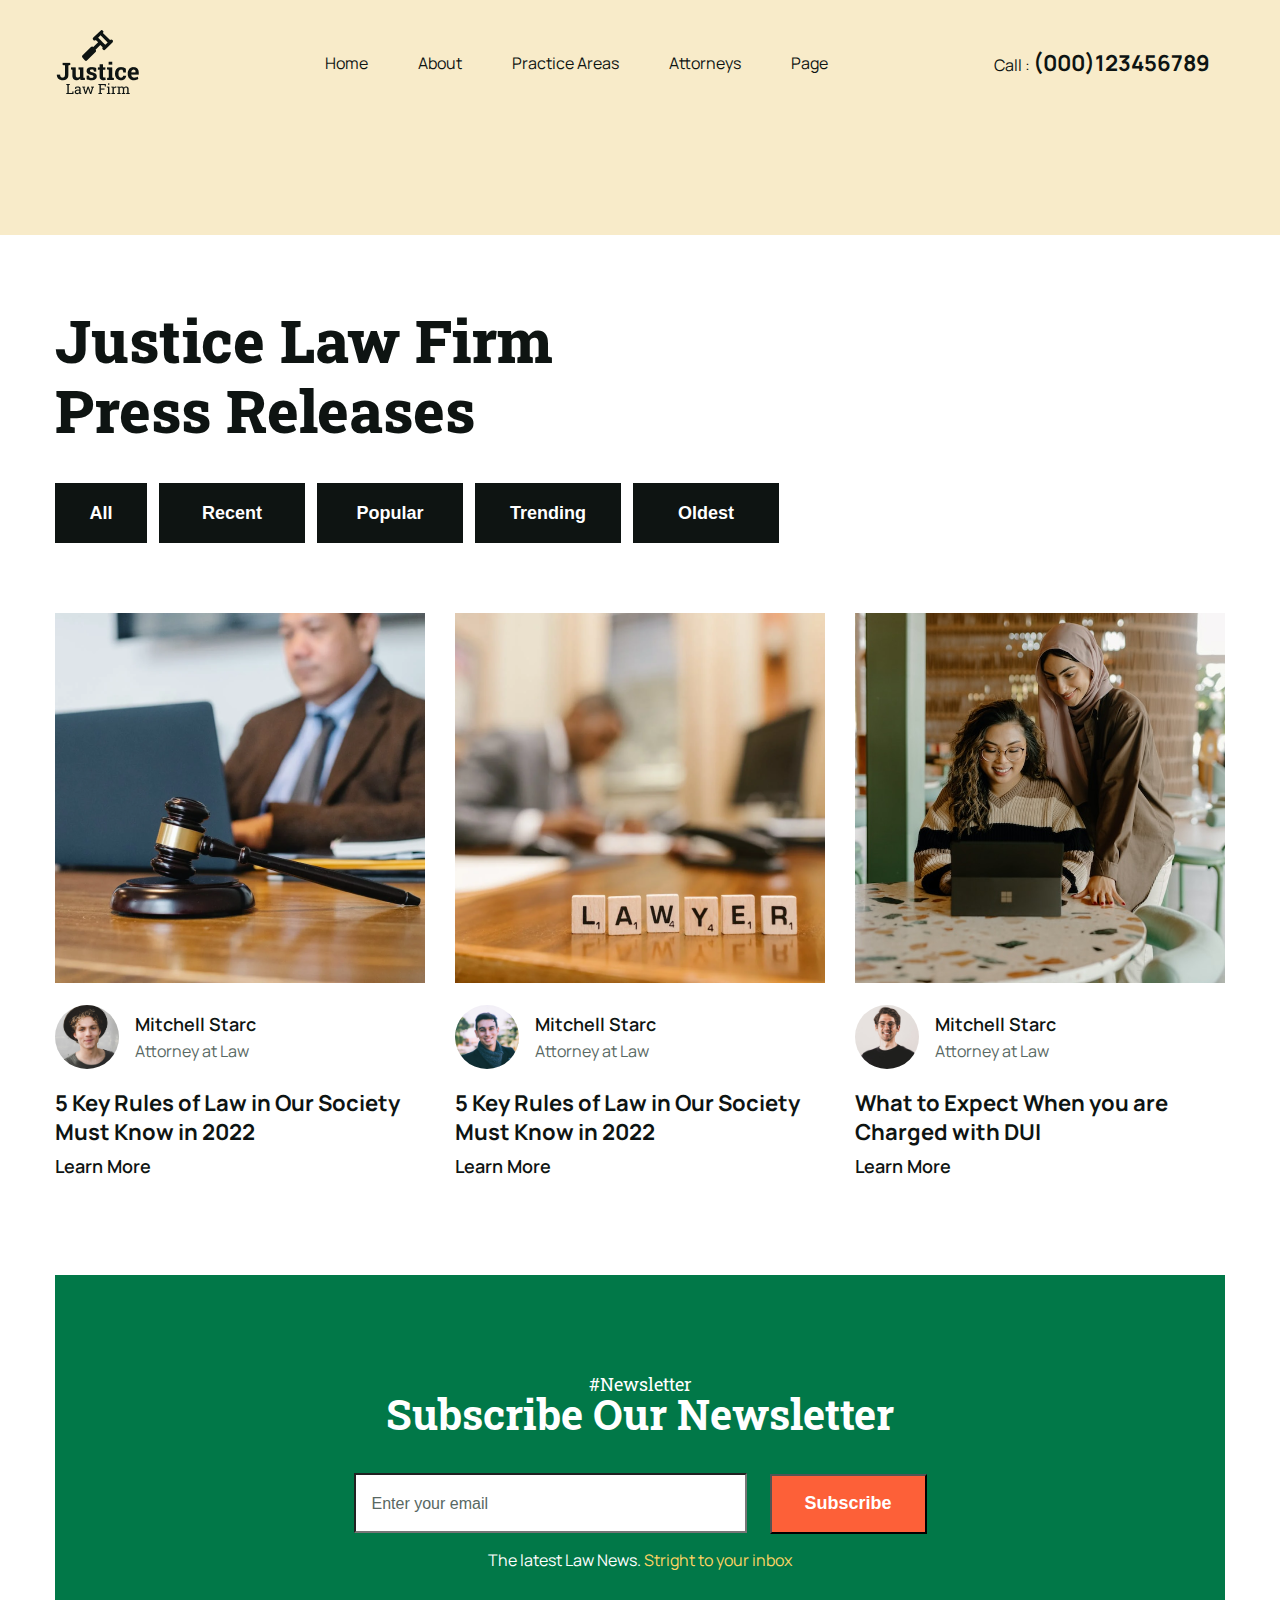
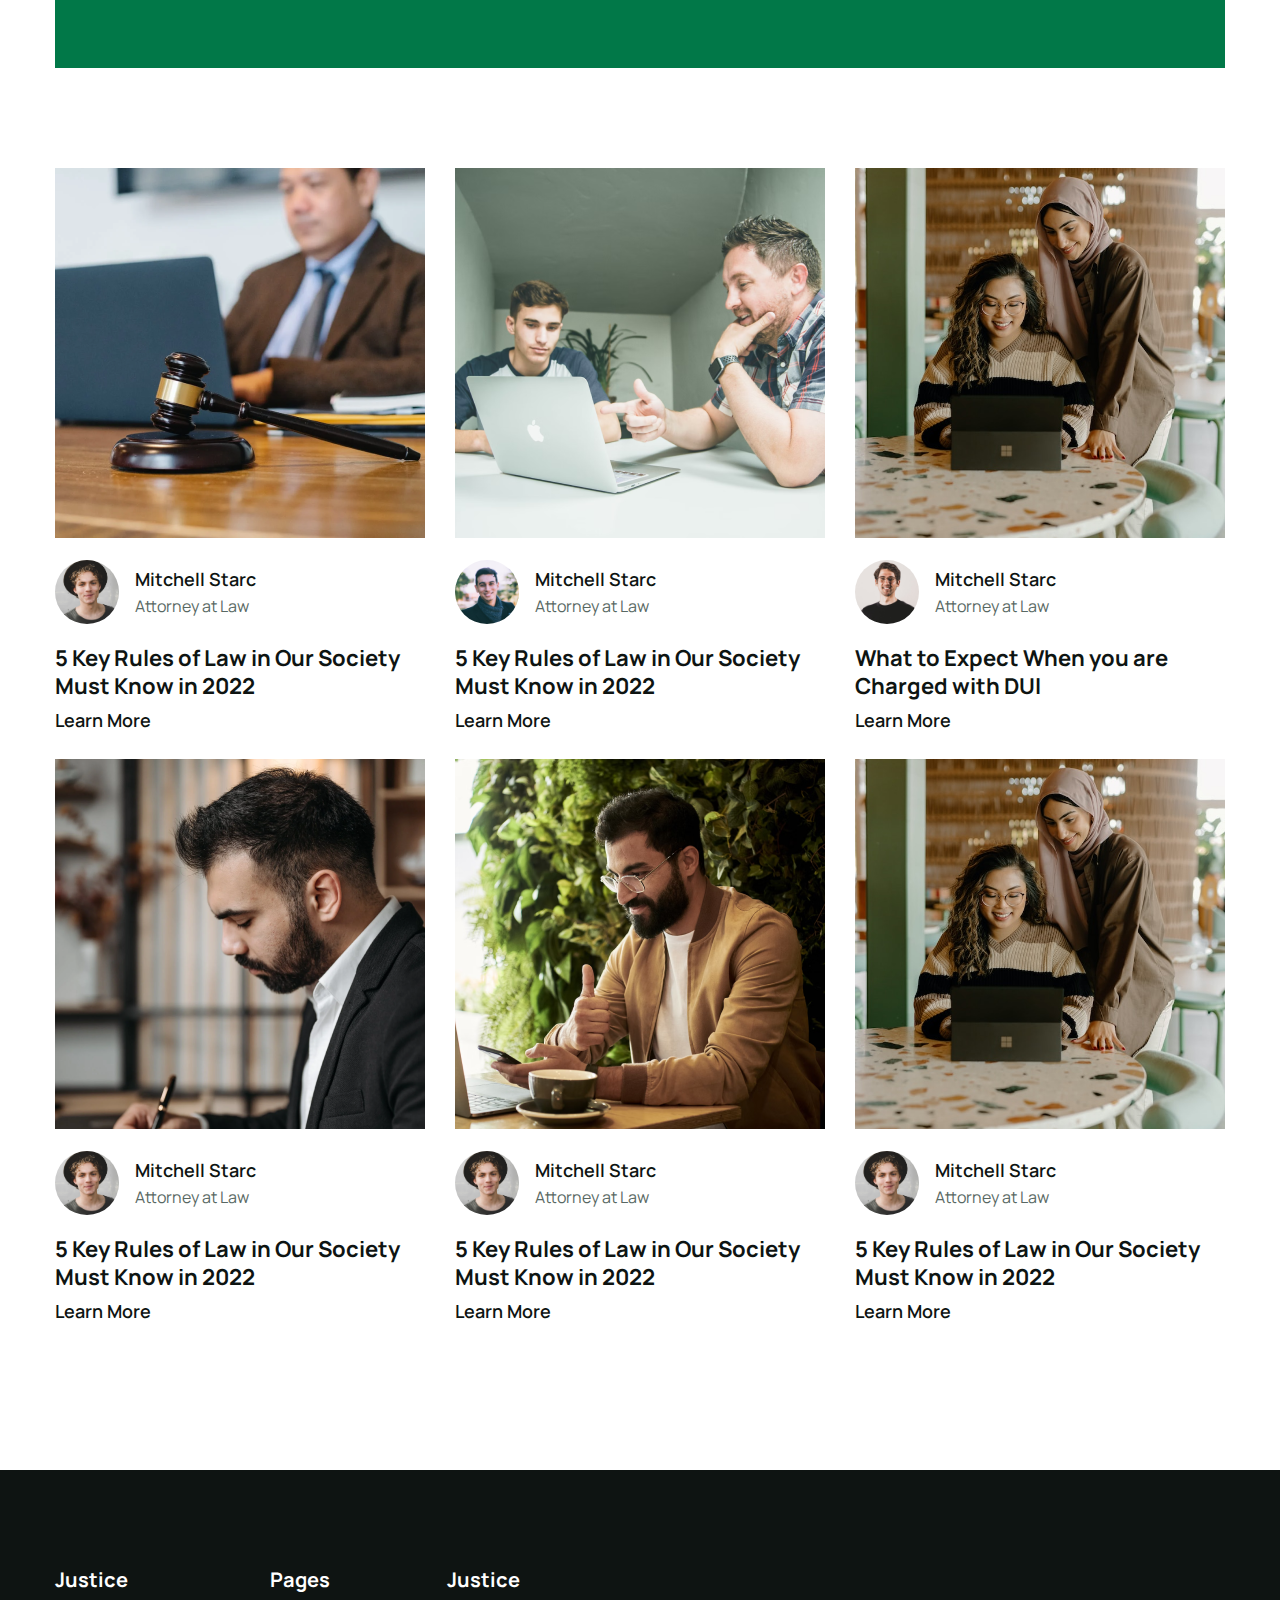
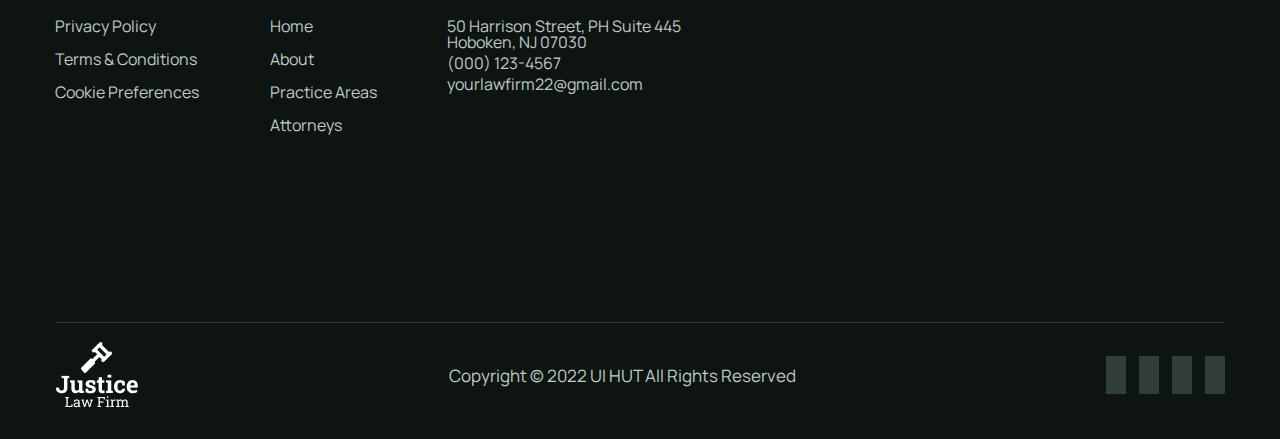
<file: blog.html>
<!DOCTYPE html>
<html lang="en">
    <head>
        <meta charset="UTF-8" />
        <meta name="viewport" content="width=device-width, initial-scale=1.0" />
        <!-- favicon -->
        <link
            rel="apple-touch-icon"
            sizes="57x57"
            href="./assets/favicon/apple-icon-57x57.png"
        />
        <link
            rel="apple-touch-icon"
            sizes="60x60"
            href="./assets/favicon/apple-icon-60x60.png"
        />
        <link
            rel="apple-touch-icon"
            sizes="72x72"
            href="./assets/favicon/apple-icon-72x72.png"
        />
        <link
            rel="apple-touch-icon"
            sizes="76x76"
            href="./assets/favicon/apple-icon-76x76.png"
        />
        <link
            rel="apple-touch-icon"
            sizes="114x114"
            href="./assets/favicon/apple-icon-114x114.png"
        />
        <link
            rel="apple-touch-icon"
            sizes="120x120"
            href="./assets/favicon/apple-icon-120x120.png"
        />
        <link
            rel="apple-touch-icon"
            sizes="144x144"
            href="./assets/favicon/apple-icon-144x144.png"
        />
        <link
            rel="apple-touch-icon"
            sizes="152x152"
            href="./assets/favicon/apple-icon-152x152.png"
        />
        <link
            rel="apple-touch-icon"
            sizes="180x180"
            href="./assets/favicon/apple-icon-180x180.png"
        />
        <link
            rel="icon"
            type="image/png"
            sizes="192x192"
            href="./assets/favicon/android-icon-192x192.png"
        />
        <link
            rel="icon"
            type="image/png"
            sizes="32x32"
            href="./assets/favicon/favicon-32x32.png"
        />
        <link
            rel="icon"
            type="image/png"
            sizes="96x96"
            href="./assets/favicon/favicon-96x96.png"
        />
        <link
            rel="icon"
            type="image/png"
            sizes="16x16"
            href="./assets/favicon/favicon-16x16.png"
        />
        <link rel="manifest" href="./assets/favicon/manifest.json" />
        <meta name="msapplication-TileColor" content="#ffffff" />
        <meta
            name="msapplication-TileImage"
            content="./assets/favicon/ms-icon-144x144.png"
        />
        <meta name="theme-color" content="#ffffff" />
        <!-- reset.css -->
        <link rel="stylesheet" href="./assets/css/reset.css" />
        <!-- styles.css -->
        <link rel="stylesheet" href="./assets/css/styles.css" />
        <!-- blog.css -->
        <link rel="stylesheet" href="./assets/css/blog.css" />
        <!-- responsive -->
        <link rel="stylesheet" href="./assets/css/responsive.css" />
        <!-- googlefont -->
        <link rel="preconnect" href="https://fonts.googleapis.com" />
        <link rel="preconnect" href="https://fonts.gstatic.com" crossorigin />
        <link
            href="https://fonts.googleapis.com/css2?family=Manrope:wght@400;500;600;700&family=Roboto+Slab:wght@400;700;800&display=swap"
            rel="stylesheet"
        />
        <!-- font-icon -->
        <link
            rel="stylesheet"
            href="https://cdnjs.cloudflare.com/ajax/libs/font-awesome/6.4.0/css/all.min.css"
            integrity="sha512-iecdLmaskl7CVkqkXNQ/ZH/XLlvWZOJyj7Yy7tcenmpD1ypASozpmT/E0iPtmFIB46ZmdtAc9eNBvH0H/ZpiBw=="
            crossorigin="anonymous"
            referrerpolicy="no-referrer"
        />
        <title>Justice</title>
    </head>
    <body>
        <header>
            <div class="container">
                <span class="mobile-menu" hidden>
                    <i class="fa-solid fa-bars fa-2xl mobile-icon"></i>
                    <div class="phone">
                        <span>Call : </span
                        ><a href="tel:(000)123456789">(000)123456789</a>
                    </div>
                </span>
                <!-- mobile -->

                <div class="mobile-header-body mobile-item_menu">
                    <div class="mobile-header-body__favicon">
                        <a href="./index.html">
                            <img src="./assets/img/icon-p8.svg" alt="Justice" />
                            <img
                                src="./assets/img/Justice Law Firm.png"
                                alt=""
                            />
                        </a>
                    </div>
                    <nav class="mobile-nav">
                        <ul class="mobile-nav-list" style="list-style: none">
                            <li class="nav-item mobile-nav-item">
                                <a href="./home.html" class="nav-item__link"
                                    >Home</a
                                >
                            </li>
                            <li class="nav-item mobile-nav-item">
                                <a href="./about.html" class="nav-item__link"
                                    >About</a
                                >
                            </li>
                            <li class="nav-item mobile-nav-item">
                                <a href="./prac.html" class="nav-item__link"
                                    >Practice Areas</a
                                >
                            </li>
                            <li class="nav-item mobile-nav-item">
                                <a href="./att.html" class="nav-item__link"
                                    >Attorneys</a
                                >
                            </li>
                            <li class="nav-item mobile-nav-item">
                                <a href="#!" class="nav-item__link" id="t"
                                    >Page</a
                                >
                                <div class="page-menu js-menu">
                                    <ul>
                                        <li>
                                            <a href="./blog.html">Blog</a>
                                        </li>
                                        <li>
                                            <a href="./contact.html">Contact</a>
                                        </li>
                                        <li>
                                            <a href="#!">FAQ</a>
                                        </li>
                                        <li>
                                            <a href="#!">404</a>
                                        </li>
                                        <li>
                                            <a href="./coming.html"
                                                >Coming Soon</a
                                            >
                                        </li>
                                    </ul>
                                </div>
                            </li>
                        </ul>
                    </nav>
                </div>

                <!-- pc -->
                <div class="header-body">
                    <div class="header-body__favicon">
                        <a href="./index.html">
                            <img src="./assets/img/icon-p8.svg" alt="Justice" />
                            <img
                                src="./assets/img/Justice Law Firm.png"
                                alt=""
                            />
                        </a>
                    </div>
                    <nav>
                        <ul class="nav-list" style="list-style: none">
                            <li class="nav-item">
                                <a href="./home.html" class="nav-item__link"
                                    >Home</a
                                >
                            </li>
                            <li class="nav-item">
                                <a href="./about.html" class="nav-item__link"
                                    >About</a
                                >
                            </li>
                            <li class="nav-item">
                                <a href="./prac.html" class="nav-item__link"
                                    >Practice Areas</a
                                >
                            </li>
                            <li class="nav-item">
                                <a href="./att.html" class="nav-item__link"
                                    >Attorneys</a
                                >
                            </li>
                            <li class="nav-item">
                                <a href="#!" class="nav-item__link" id="t"
                                    >Page</a
                                >
                                <div class="page-menu js-menu">
                                    <ul>
                                        <li>
                                            <a href="./blog.html">Blog</a>
                                        </li>
                                        <li>
                                            <a href="./contact.html">Contact</a>
                                        </li>
                                        <li>
                                            <a href="#!">FAQ</a>
                                        </li>
                                        <li>
                                            <a href="#!">404</a>
                                        </li>
                                        <li>
                                            <a href="./coming.htm"
                                                >Coming Soon</a
                                            >
                                        </li>
                                    </ul>
                                </div>
                            </li>
                        </ul>
                    </nav>

                    <div class="phone">
                        <span>Call : </span
                        ><a href="tel:(000)123456789">(000)123456789</a>
                    </div>
                </div>
            </div>
        </header>

        <main>
            <!-- header -->
            <section class="header">
                <div class="container">
                    <div class="header-body-t">
                        <!-- content -->
                        <h1 class="header-body__heading">
                            Justice Law Firm Press Releases
                        </h1>
                        <div class="header-body__nav">
                            <button class="header-body__nav-btn">
                                <a href="#!">All</a>
                            </button>
                            <button class="header-body__nav-btn">
                                <a href="#!">Recent</a>
                            </button>
                            <button class="header-body__nav-btn">
                                <a href="#!">Popular</a>
                            </button>
                            <button class="header-body__nav-btn">
                                <a href="#!">Trending</a>
                            </button>
                            <button class="header-body__nav-btn">
                                <a href="#!">Oldest</a>
                            </button>
                        </div>

                        <!-- media -->
                        <div class="header-body__media">
                            <!-- item-1 -->
                            <div class="header-body__media-item">
                                <figure class="item__img">
                                    <img
                                        src="./assets/img/blog-01-p8.png"
                                        alt=""
                                    />
                                </figure>
                                <div class="info">
                                    <img src="./assets/img/ava-1.jpg" alt="" />
                                    <div class="intro">
                                        <span class="name">Mitchell Starc</span>
                                        <span class="job">Attorney at Law</span>
                                    </div>
                                </div>
                                <p class="desc">
                                    5 Key Rules of Law in Our Society Must Know
                                    in 2022
                                </p>
                                <a href="#!">Learn More</a>
                            </div>

                            <!-- item-2 -->
                            <div class="header-body__media-item">
                                <figure class="item__img">
                                    <img
                                        src="./assets/img/blog-02-p8.png"
                                        alt=""
                                    />
                                </figure>
                                <div class="info">
                                    <img src="./assets/img/ava-2.jpg" alt="" />
                                    <div class="intro">
                                        <span class="name">Mitchell Starc</span>
                                        <span class="job">Attorney at Law</span>
                                    </div>
                                </div>
                                <p class="desc">
                                    5 Key Rules of Law in Our Society Must Know
                                    in 2022
                                </p>
                                <a href="#!">Learn More</a>
                            </div>

                            <!-- item-3 -->
                            <div class="header-body__media-item">
                                <figure class="item__img">
                                    <img src="./assets/img/blog-1.jpg" alt="" />
                                </figure>
                                <div class="info">
                                    <img src="./assets/img/ava-3.jpg" alt="" />
                                    <div class="intro">
                                        <span class="name">Mitchell Starc</span>
                                        <span class="job">Attorney at Law</span>
                                    </div>
                                </div>
                                <p class="desc">
                                    What to Expect When you are Charged with DUI
                                </p>
                                <a href="#!">Learn More</a>
                            </div>
                        </div>
                    </div>
                </div>
            </section>

            <!-- new -->
            <section class="new">
                <div class="container">
                    <div class="new-body">
                        <span class="title new-body__title">#Newsletter</span>
                        <h2 class="new-body__header">
                            Subscribe Our Newsletter
                        </h2>
                        <form action="">
                            <input
                                type="email"
                                class="new-body__email"
                                placeholder="Enter your email"
                            />
                            <button class="new-body__btn">
                                <a href="#!">Subscribe</a>
                            </button>
                        </form>
                        <p class="new-body__content">
                            The latest Law News.
                            <strong> Stright to your inbox </strong>
                        </p>
                    </div>
                </div>
            </section>

            <div class="media-s">
                <div class="container">
                    <div class="header-body__media media-s-body">
                        <!-- item-1 -->
                        <div class="header-body__media-item">
                            <figure class="item__img">
                                <img src="./assets/img/blog-01-p8.png" alt="" />
                            </figure>
                            <div class="info">
                                <img src="./assets/img/ava-1.jpg" alt="" />
                                <div class="intro">
                                    <span class="name">Mitchell Starc</span>
                                    <span class="job">Attorney at Law</span>
                                </div>
                            </div>
                            <p class="desc">
                                5 Key Rules of Law in Our Society Must Know in
                                2022
                            </p>
                            <a href="#!">Learn More</a>
                        </div>

                        <!-- item-2 -->
                        <div class="header-body__media-item">
                            <figure class="item__img">
                                <img src="./assets/img/s-2.png" alt="" />
                            </figure>
                            <div class="info">
                                <img src="./assets/img/ava-2.jpg" alt="" />
                                <div class="intro">
                                    <span class="name">Mitchell Starc</span>
                                    <span class="job">Attorney at Law</span>
                                </div>
                            </div>
                            <p class="desc">
                                5 Key Rules of Law in Our Society Must Know in
                                2022
                            </p>
                            <a href="#!">Learn More</a>
                        </div>

                        <!-- item-3 -->
                        <div class="header-body__media-item">
                            <figure class="item__img">
                                <img src="./assets/img/blog-1.jpg" alt="" />
                            </figure>
                            <div class="info">
                                <img src="./assets/img/ava-3.jpg" alt="" />
                                <div class="intro">
                                    <span class="name">Mitchell Starc</span>
                                    <span class="job">Attorney at Law</span>
                                </div>
                            </div>
                            <p class="desc">
                                What to Expect When you are Charged with DUI
                            </p>
                            <a href="#!">Learn More</a>
                        </div>

                        <!-- item-4 -->
                        <div class="header-body__media-item">
                            <figure class="item__img">
                                <img src="./assets/img/s-1.png" alt="" />
                            </figure>
                            <div class="info">
                                <img src="./assets/img/ava-1.jpg" alt="" />
                                <div class="intro">
                                    <span class="name">Mitchell Starc</span>
                                    <span class="job">Attorney at Law</span>
                                </div>
                            </div>
                            <p class="desc">
                                5 Key Rules of Law in Our Society Must Know in
                                2022
                            </p>
                            <a href="#!">Learn More</a>
                        </div>

                        <!-- item-5 -->
                        <div class="header-body__media-item">
                            <figure class="item__img">
                                <img src="./assets/img/s-3.png" alt="" />
                            </figure>
                            <div class="info">
                                <img src="./assets/img/ava-1.jpg" alt="" />
                                <div class="intro">
                                    <span class="name">Mitchell Starc</span>
                                    <span class="job">Attorney at Law</span>
                                </div>
                            </div>
                            <p class="desc">
                                5 Key Rules of Law in Our Society Must Know in
                                2022
                            </p>
                            <a href="#!">Learn More</a>
                        </div>

                        <!-- item-6 -->
                        <div class="header-body__media-item">
                            <figure class="item__img">
                                <img src="./assets/img/blog-1.jpg" alt="" />
                            </figure>
                            <div class="info">
                                <img src="./assets/img/ava-1.jpg" alt="" />
                                <div class="intro">
                                    <span class="name">Mitchell Starc</span>
                                    <span class="job">Attorney at Law</span>
                                </div>
                            </div>
                            <p class="desc">
                                5 Key Rules of Law in Our Society Must Know in
                                2022
                            </p>
                            <a href="#!">Learn More</a>
                        </div>
                    </div>
                </div>
            </div>
        </main>

        <footer>
            <div class="footer">
                <div class="container">
                    <div class="footer-body">
                        <!-- column-01 -->
                        <div class="footer-body__item">
                            <span class="footer-body__title">Justice</span>
                            <ul style="list-style: none">
                                <li>
                                    <a href="#!">Privacy Policy</a>
                                </li>
                                <li>
                                    <a href="#!">Terms & Conditions</a>
                                </li>
                                <li>
                                    <a href="#!">Cookie Preferences</a>
                                </li>
                            </ul>
                        </div>

                        <!-- column-02 -->
                        <div class="footer-body__item">
                            <span class="footer-body__title">Pages</span>
                            <ul style="list-style: none">
                                <li>
                                    <a href="#!">Home</a>
                                </li>
                                <li>
                                    <a href="#!">About</a>
                                </li>
                                <li>
                                    <a href="#!">Practice Areas</a>
                                </li>
                                <li>
                                    <a href="#!">Attorneys</a>
                                </li>
                            </ul>
                        </div>

                        <!-- column-03 -->
                        <div class="footer-body__item">
                            <span class="footer-body__title">Justice</span>
                            <p class="address">
                                50 Harrison Street, PH Suite 445 Hoboken, NJ
                                07030
                            </p>
                            <p class="phone">(000) 123-4567</p>
                            <p class="email">yourlawfirm22@gmail.com</p>
                        </div>

                        <!-- column-04 -->
                        <iframe
                            src="https://www.google.com/maps/embed?pb=!1m18!1m12!1m3!1d3918.6698993851223!2d106.72420817473899!3d10.836554089315904!2m3!1f0!2f0!3f0!3m2!1i1024!2i768!4f13.1!3m3!1m2!1s0x317527d42972010f%3A0x141ea8549e47b6a0!2zNTkgxJAuIFPDtCA0OCwgSGnhu4dwIELDrG5oIENow6FuaCwgVGjhu6cgxJDhu6ljLCBUaMOgbmggcGjhu5EgSOG7kyBDaMOtIE1pbmgsIFZp4buHdCBOYW0!5e0!3m2!1svi!2s!4v1686995777785!5m2!1svi!2s"
                            width="600"
                            height="450"
                            style="border: 0"
                            allowfullscreen=""
                            loading="lazy"
                            referrerpolicy="no-referrer-when-downgrade"
                        ></iframe>
                    </div>
                    <div class="social">
                        <img src="./assets/img/f-logo-p8.png" alt="" />
                        <span class="copyright"
                            >Copyright © 2022 UI HUT All Rights Reserved
                        </span>
                        <div class="social-media">
                            <span><i class="fa-brands fa-facebook-f"></i></span>
                            <span
                                ><i class="fa-brands fa-linkedin-in"></i
                            ></span>
                            <span><i class="fa-brands fa-instagram"></i></span>
                            <span><i class="fa-brands fa-twitter"></i></span>
                        </div>
                    </div>
                </div>
            </div>
        </footer>
    </body>

    <script>
        let link = document.querySelector("#t");
        let js_menu = document.querySelector(".js-menu");
        link.addEventListener("click", () => {
            link.nextElementSibling.classList.toggle("js-menu");
            // alert("hi");
        });
        let menu = document.querySelector(".mobile-icon");
        menu.addEventListener("click", () => {
            menu.parentElement.nextElementSibling.classList.toggle(
                "mobile-header-body"
            );
        });
    </script>
</html>
</file>
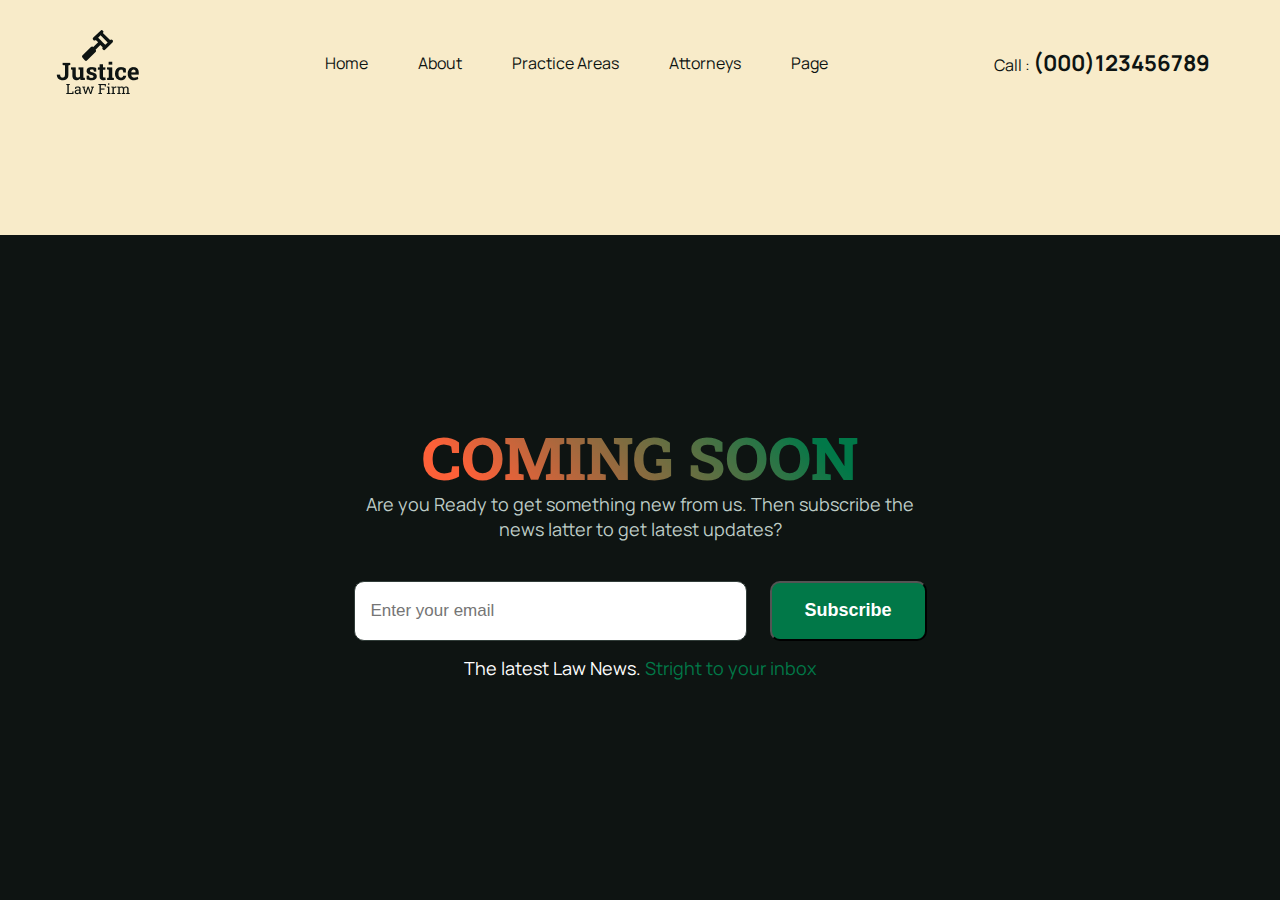
<file: coming.html>
<!DOCTYPE html>
<html lang="en">
    <head>
        <meta charset="UTF-8" />
        <meta name="viewport" content="width=device-width, initial-scale=1.0" />
        <!-- favicon -->
        <link
            rel="apple-touch-icon"
            sizes="57x57"
            href="./assets/favicon/apple-icon-57x57.png"
        />
        <link
            rel="apple-touch-icon"
            sizes="60x60"
            href="./assets/favicon/apple-icon-60x60.png"
        />
        <link
            rel="apple-touch-icon"
            sizes="72x72"
            href="./assets/favicon/apple-icon-72x72.png"
        />
        <link
            rel="apple-touch-icon"
            sizes="76x76"
            href="./assets/favicon/apple-icon-76x76.png"
        />
        <link
            rel="apple-touch-icon"
            sizes="114x114"
            href="./assets/favicon/apple-icon-114x114.png"
        />
        <link
            rel="apple-touch-icon"
            sizes="120x120"
            href="./assets/favicon/apple-icon-120x120.png"
        />
        <link
            rel="apple-touch-icon"
            sizes="144x144"
            href="./assets/favicon/apple-icon-144x144.png"
        />
        <link
            rel="apple-touch-icon"
            sizes="152x152"
            href="./assets/favicon/apple-icon-152x152.png"
        />
        <link
            rel="apple-touch-icon"
            sizes="180x180"
            href="./assets/favicon/apple-icon-180x180.png"
        />
        <link
            rel="icon"
            type="image/png"
            sizes="192x192"
            href="./assets/favicon/android-icon-192x192.png"
        />
        <link
            rel="icon"
            type="image/png"
            sizes="32x32"
            href="./assets/favicon/favicon-32x32.png"
        />
        <link
            rel="icon"
            type="image/png"
            sizes="96x96"
            href="./assets/favicon/favicon-96x96.png"
        />
        <link
            rel="icon"
            type="image/png"
            sizes="16x16"
            href="./assets/favicon/favicon-16x16.png"
        />
        <link rel="manifest" href="./assets/favicon/manifest.json" />
        <meta name="msapplication-TileColor" content="#ffffff" />
        <meta
            name="msapplication-TileImage"
            content="./assets/favicon/ms-icon-144x144.png"
        />
        <meta name="theme-color" content="#ffffff" />
        <!-- reset.css -->
        <link rel="stylesheet" href="./assets/css/reset.css" />
        <!-- styles.css -->
        <link rel="stylesheet" href="./assets/css/styles.css" />
        <!-- coming -->
        <link rel="stylesheet" href="./assets/css/coming.css" />
        <!-- responsive -->
        <link rel="stylesheet" href="./assets/css/responsive.css" />
        <!-- js -->
        <script src="./js/app.js"></script>
        <!-- googlefont -->
        <link rel="preconnect" href="https://fonts.googleapis.com" />
        <link rel="preconnect" href="https://fonts.gstatic.com" crossorigin />
        <link
            href="https://fonts.googleapis.com/css2?family=Manrope:wght@400;500;600;700&family=Roboto+Slab:wght@400;700;800&display=swap"
            rel="stylesheet"
        />
        <!-- font-icon -->
        <link
            rel="stylesheet"
            href="https://cdnjs.cloudflare.com/ajax/libs/font-awesome/6.4.0/css/all.min.css"
            integrity="sha512-iecdLmaskl7CVkqkXNQ/ZH/XLlvWZOJyj7Yy7tcenmpD1ypASozpmT/E0iPtmFIB46ZmdtAc9eNBvH0H/ZpiBw=="
            crossorigin="anonymous"
            referrerpolicy="no-referrer"
        />
        <title>Justice</title>
    </head>
    <body>
        <header>
            <div class="container">
                <span class="mobile-menu" hidden>
                    <i class="fa-solid fa-bars fa-2xl mobile-icon"></i>
                    <div class="phone">
                        <span>Call : </span
                        ><a href="tel:(000)123456789">(000)123456789</a>
                    </div>
                </span>
                <!-- mobile -->

                <div class="mobile-header-body mobile-item_menu">
                    <div class="mobile-header-body__favicon">
                        <a href="./index.html">
                            <img src="./assets/img/icon-p8.svg" alt="Justice" />
                            <img
                                src="./assets/img/Justice Law Firm.png"
                                alt=""
                            />
                        </a>
                    </div>
                    <nav class="mobile-nav">
                        <ul class="mobile-nav-list" style="list-style: none">
                            <li class="nav-item mobile-nav-item">
                                <a href="./home.html" class="nav-item__link"
                                    >Home</a
                                >
                            </li>
                            <li class="nav-item mobile-nav-item">
                                <a href="./about.html" class="nav-item__link"
                                    >About</a
                                >
                            </li>
                            <li class="nav-item mobile-nav-item">
                                <a href="./prac.html" class="nav-item__link"
                                    >Practice Areas</a
                                >
                            </li>
                            <li class="nav-item mobile-nav-item">
                                <a href="./att.html" class="nav-item__link"
                                    >Attorneys</a
                                >
                            </li>
                            <li class="nav-item mobile-nav-item">
                                <a href="#!" class="nav-item__link" id="t"
                                    >Page</a
                                >
                                <div class="page-menu js-menu">
                                    <ul>
                                        <li>
                                            <a href="./blog.html">Blog</a>
                                        </li>
                                        <li>
                                            <a href="./contact.html">Contact</a>
                                        </li>
                                        <li>
                                            <a href="#!">FAQ</a>
                                        </li>
                                        <li>
                                            <a href="#!">404</a>
                                        </li>
                                        <li>
                                            <a href="./coming.html"
                                                >Coming Soon</a
                                            >
                                        </li>
                                    </ul>
                                </div>
                            </li>
                        </ul>
                    </nav>
                </div>
                <!-- pc -->
                <div class="header-body">
                    <div class="header-body__favicon">
                        <a href="./index.html">
                            <img src="./assets/img/icon-p8.svg" alt="Justice" />
                            <img
                                src="./assets/img/Justice Law Firm.png"
                                alt=""
                            />
                        </a>
                    </div>
                    <nav>
                        <ul class="nav-list" style="list-style: none">
                            <li class="nav-item">
                                <a href="./home.html" class="nav-item__link"
                                    >Home</a
                                >
                            </li>
                            <li class="nav-item">
                                <a href="./about.html" class="nav-item__link"
                                    >About</a
                                >
                            </li>
                            <li class="nav-item">
                                <a href="./prac.html" class="nav-item__link"
                                    >Practice Areas</a
                                >
                            </li>
                            <li class="nav-item">
                                <a href="./att.html" class="nav-item__link"
                                    >Attorneys</a
                                >
                            </li>
                            <li class="nav-item">
                                <a href="#!" class="nav-item__link" id="t"
                                    >Page</a
                                >
                                <div class="page-menu js-menu">
                                    <ul>
                                        <li>
                                            <a href="./blog.html">Blog</a>
                                        </li>
                                        <li>
                                            <a href="./contact.html">Contact</a>
                                        </li>
                                        <li>
                                            <a href="#!">FAQ</a>
                                        </li>
                                        <li>
                                            <a href="#!">404</a>
                                        </li>
                                        <li>
                                            <a href="./coming.html"
                                                >Coming Soon</a
                                            >
                                        </li>
                                    </ul>
                                </div>
                            </li>
                        </ul>
                    </nav>

                    <div class="phone">
                        <span>Call : </span
                        ><a href="tel:(000)123456789">(000)123456789</a>
                    </div>
                </div>
            </div>
        </header>

        <main>
            <section class="heading re-co-heading">
                <div class="container">
                    <div class="heading-body">
                        <h1 class="heading-body__header">COMING SOON</h1>
                        <p class="desc heading-body__desc">
                            Are you Ready to get something new from us. Then
                            subscribe the news latter to get latest updates?
                        </p>
                        <form action="">
                            <input
                                type="email"
                                placeholder="Enter your email"
                                class="re-in"
                            />
                            <button class="btn">
                                <a href="#!">Subscribe</a>
                            </button>
                        </form>
                        <p class="price">
                            The latest Law News.
                            <strong> Stright to your inbox</strong>
                        </p>
                    </div>
                </div>
            </section>
        </main>
    </body>

    <script>
        let link = document.querySelector("#t");
        let js_menu = document.querySelector(".js-menu");
        link.addEventListener("click", () => {
            link.nextElementSibling.classList.toggle("js-menu");
            // alert("hi");
        });
        let menu = document.querySelector(".mobile-icon");
        menu.addEventListener("click", () => {
            menu.parentElement.nextElementSibling.classList.toggle(
                "mobile-header-body"
            );
        });
    </script>
</html>
</file>
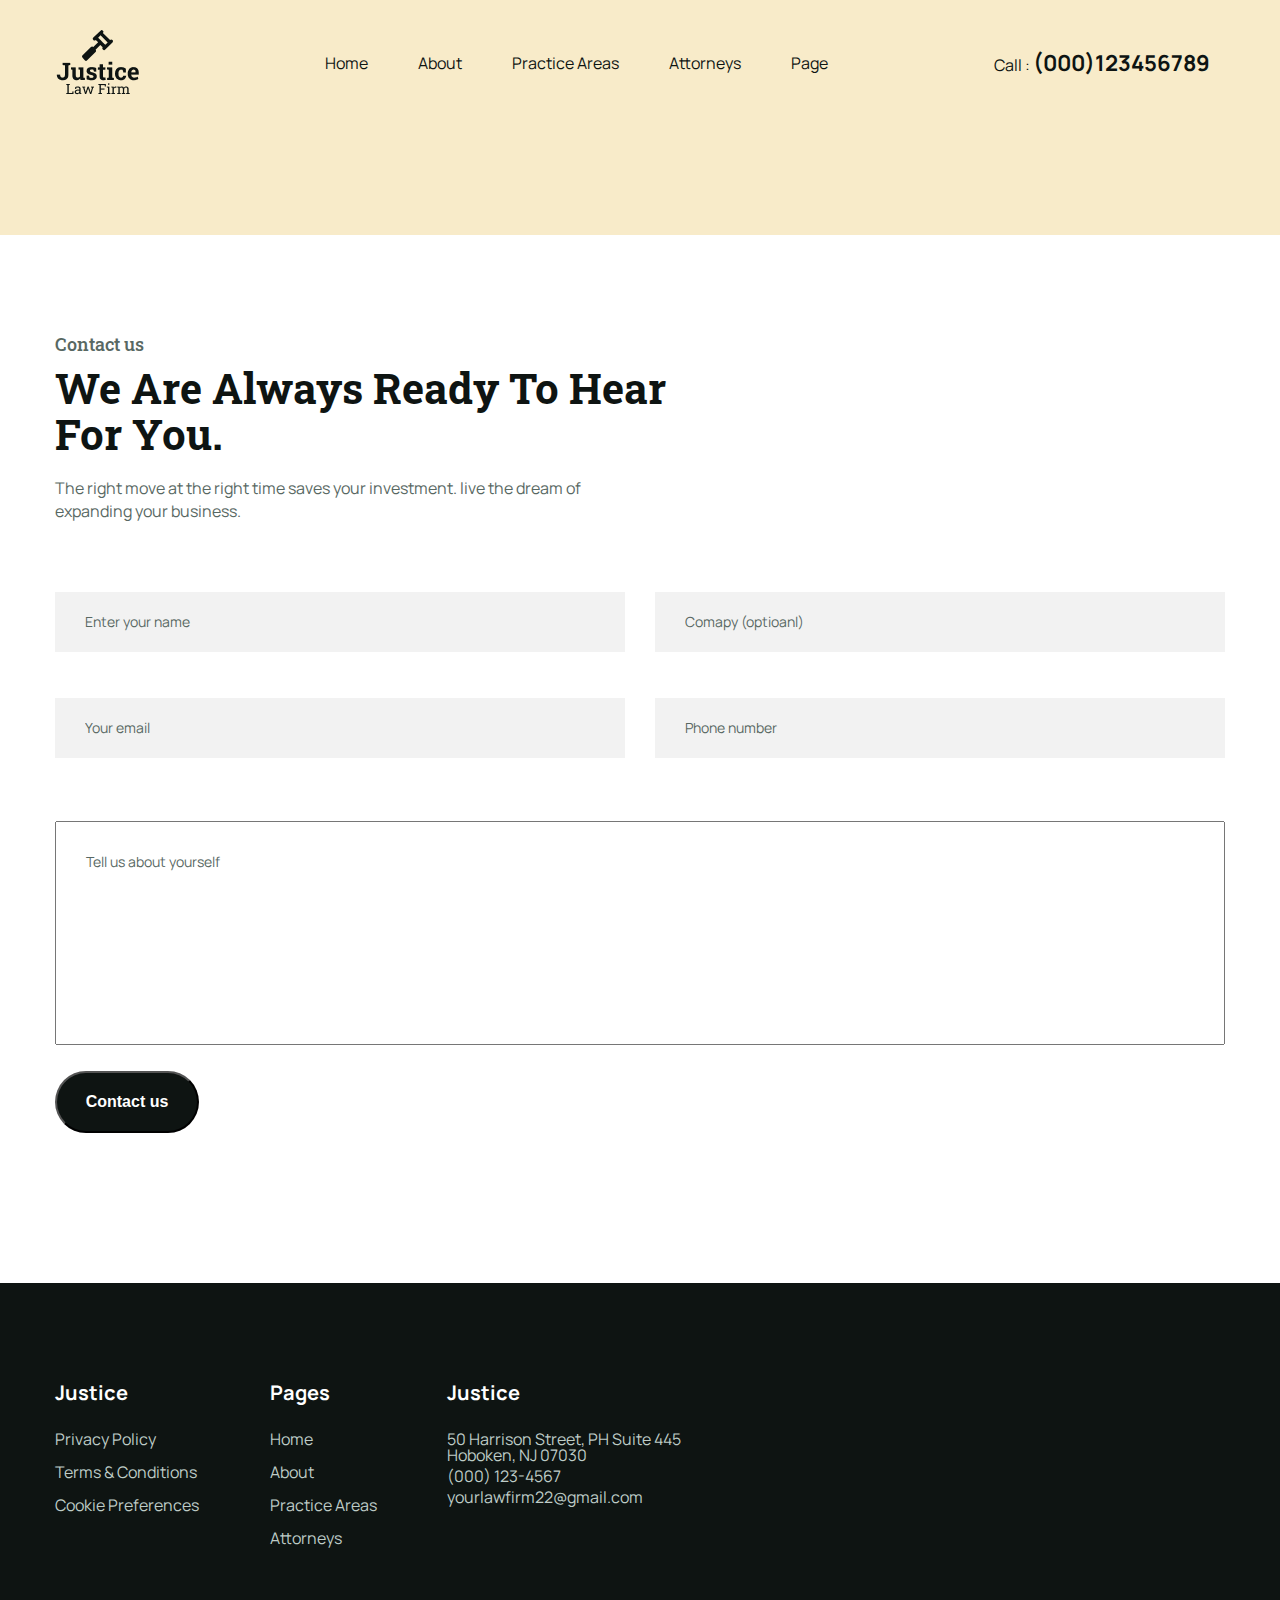
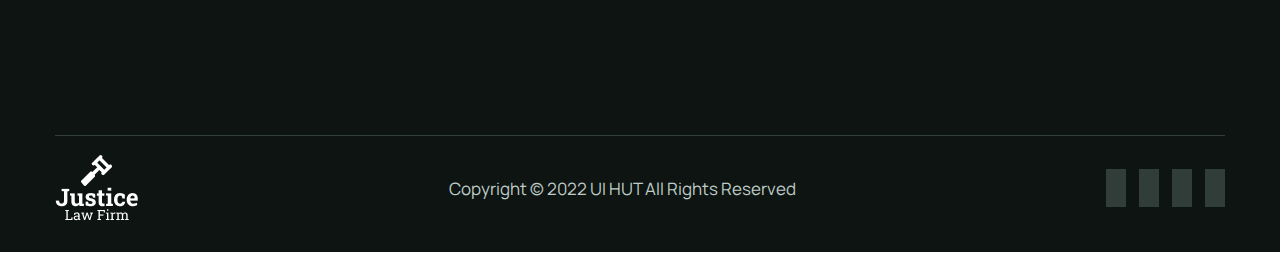
<file: contact.html>
<!DOCTYPE html>
<html lang="en">
    <head>
        <meta charset="UTF-8" />
        <meta name="viewport" content="width=device-width, initial-scale=1.0" />
        <!-- favicon -->
        <link
            rel="apple-touch-icon"
            sizes="57x57"
            href="./assets/favicon/apple-icon-57x57.png"
        />
        <link
            rel="apple-touch-icon"
            sizes="60x60"
            href="./assets/favicon/apple-icon-60x60.png"
        />
        <link
            rel="apple-touch-icon"
            sizes="72x72"
            href="./assets/favicon/apple-icon-72x72.png"
        />
        <link
            rel="apple-touch-icon"
            sizes="76x76"
            href="./assets/favicon/apple-icon-76x76.png"
        />
        <link
            rel="apple-touch-icon"
            sizes="114x114"
            href="./assets/favicon/apple-icon-114x114.png"
        />
        <link
            rel="apple-touch-icon"
            sizes="120x120"
            href="./assets/favicon/apple-icon-120x120.png"
        />
        <link
            rel="apple-touch-icon"
            sizes="144x144"
            href="./assets/favicon/apple-icon-144x144.png"
        />
        <link
            rel="apple-touch-icon"
            sizes="152x152"
            href="./assets/favicon/apple-icon-152x152.png"
        />
        <link
            rel="apple-touch-icon"
            sizes="180x180"
            href="./assets/favicon/apple-icon-180x180.png"
        />
        <link
            rel="icon"
            type="image/png"
            sizes="192x192"
            href="./assets/favicon/android-icon-192x192.png"
        />
        <link
            rel="icon"
            type="image/png"
            sizes="32x32"
            href="./assets/favicon/favicon-32x32.png"
        />
        <link
            rel="icon"
            type="image/png"
            sizes="96x96"
            href="./assets/favicon/favicon-96x96.png"
        />
        <link
            rel="icon"
            type="image/png"
            sizes="16x16"
            href="./assets/favicon/favicon-16x16.png"
        />
        <link rel="manifest" href="./assets/favicon/manifest.json" />
        <meta name="msapplication-TileColor" content="#ffffff" />
        <meta
            name="msapplication-TileImage"
            content="./assets/favicon/ms-icon-144x144.png"
        />
        <meta name="theme-color" content="#ffffff" />
        <!-- reset.css -->
        <link rel="stylesheet" href="./assets/css/reset.css" />
        <!-- styles.css -->
        <link rel="stylesheet" href="./assets/css/styles.css" />
        <!-- contact.css -->
        <link rel="stylesheet" href="./assets/css/contact.css" />
        <!-- responsive -->
        <link rel="stylesheet" href="./assets/css/responsive.css" />
        <!-- js -->
        <script src="./js/app.js"></script>
        <!-- googlefont -->
        <link rel="preconnect" href="https://fonts.googleapis.com" />
        <link rel="preconnect" href="https://fonts.gstatic.com" crossorigin />
        <link
            href="https://fonts.googleapis.com/css2?family=Manrope:wght@400;500;600;700&family=Roboto+Slab:wght@400;700;800&display=swap"
            rel="stylesheet"
        />
        <!-- font-icon -->
        <link
            rel="stylesheet"
            href="https://cdnjs.cloudflare.com/ajax/libs/font-awesome/6.4.0/css/all.min.css"
            integrity="sha512-iecdLmaskl7CVkqkXNQ/ZH/XLlvWZOJyj7Yy7tcenmpD1ypASozpmT/E0iPtmFIB46ZmdtAc9eNBvH0H/ZpiBw=="
            crossorigin="anonymous"
            referrerpolicy="no-referrer"
        />
        <title>Justice</title>
    </head>
    <body>
        <header>
            <div class="container">
                <span class="mobile-menu" hidden>
                    <i class="fa-solid fa-bars fa-2xl mobile-icon"></i>
                    <div class="phone">
                        <span>Call : </span
                        ><a href="tel:(000)123456789">(000)123456789</a>
                    </div>
                </span>
                <!-- mobile -->

                <div class="mobile-header-body mobile-item_menu">
                    <div class="mobile-header-body__favicon">
                        <a href="./index.html">
                            <img src="./assets/img/icon-p8.svg" alt="Justice" />
                            <img
                                src="./assets/img/Justice Law Firm.png"
                                alt=""
                            />
                        </a>
                    </div>
                    <nav class="mobile-nav">
                        <ul class="mobile-nav-list" style="list-style: none">
                            <li class="nav-item mobile-nav-item">
                                <a href="./home.html" class="nav-item__link"
                                    >Home</a
                                >
                            </li>
                            <li class="nav-item mobile-nav-item">
                                <a href="./about.html" class="nav-item__link"
                                    >About</a
                                >
                            </li>
                            <li class="nav-item mobile-nav-item">
                                <a href="./prac.html" class="nav-item__link"
                                    >Practice Areas</a
                                >
                            </li>
                            <li class="nav-item mobile-nav-item">
                                <a href="./att.html" class="nav-item__link"
                                    >Attorneys</a
                                >
                            </li>
                            <li class="nav-item mobile-nav-item">
                                <a href="#!" class="nav-item__link" id="t"
                                    >Page</a
                                >
                                <div class="page-menu js-menu">
                                    <ul>
                                        <li>
                                            <a href="./blog.html">Blog</a>
                                        </li>
                                        <li>
                                            <a href="./contact.html">Contact</a>
                                        </li>
                                        <li>
                                            <a href="#!">FAQ</a>
                                        </li>
                                        <li>
                                            <a href="#!">404</a>
                                        </li>
                                        <li>
                                            <a href="./coming.html"
                                                >Coming Soon</a
                                            >
                                        </li>
                                    </ul>
                                </div>
                            </li>
                        </ul>
                    </nav>
                </div>
                <!-- pc -->
                <div class="header-body">
                    <div class="header-body__favicon">
                        <a href="./index.html">
                            <img src="./assets/img/icon-p8.svg" alt="Justice" />
                            <img
                                src="./assets/img/Justice Law Firm.png"
                                alt=""
                            />
                        </a>
                    </div>
                    <nav>
                        <ul class="nav-list" style="list-style: none">
                            <li class="nav-item">
                                <a href="./home.html" class="nav-item__link"
                                    >Home</a
                                >
                            </li>
                            <li class="nav-item">
                                <a href="./about.html" class="nav-item__link"
                                    >About</a
                                >
                            </li>
                            <li class="nav-item">
                                <a href="./prac.html" class="nav-item__link"
                                    >Practice Areas</a
                                >
                            </li>
                            <li class="nav-item">
                                <a href="./att.html" class="nav-item__link"
                                    >Attorneys</a
                                >
                            </li>
                            <li class="nav-item">
                                <a href="#!" class="nav-item__link" id="t"
                                    >Page</a
                                >
                                <div class="page-menu js-menu">
                                    <ul>
                                        <li>
                                            <a href="./blog.html">Blog</a>
                                        </li>
                                        <li>
                                            <a href="./contact.html">Contact</a>
                                        </li>
                                        <li>
                                            <a href="#!">FAQ</a>
                                        </li>
                                        <li>
                                            <a href="#!">404</a>
                                        </li>
                                        <li>
                                            <a href="./coming.html"
                                                >Coming Soon</a
                                            >
                                        </li>
                                    </ul>
                                </div>
                            </li>
                        </ul>
                    </nav>

                    <div class="phone">
                        <span>Call : </span
                        ><a href="tel:(000)123456789">(000)123456789</a>
                    </div>
                </div>
            </div>
        </header>

        <main>
            <section class="heading re-heading">
                <div class="container">
                    <div class="heading-body">
                        <span class="title heading-body__title">
                            Contact us
                        </span>
                        <h2 class="heading-body__header">
                            We Are Always Ready To Hear For You.
                        </h2>
                        <p class="desc heading-body__desc">
                            The right move at the right time saves your
                            investment. live the dream of expanding your
                            business.
                        </p>
                    </div>
                </div>
            </section>

            <section class="submit">
                <div class="container">
                    <form action="">
                        <div class="container-g">
                            <div class="i1">
                                <input
                                    type="text"
                                    placeholder="Enter your name"
                                    name="t"
                                    required
                                />
                            </div>
                            <div class="i2">
                                <input
                                    type="text"
                                    placeholder="Comapy (optioanl)"
                                    name="t"
                                    required
                                />
                            </div>
                            <div class="i3">
                                <input
                                    type="email"
                                    placeholder="Your email"
                                    name="t"
                                    required
                                />
                            </div>
                            <div class="i4">
                                <input
                                    type="tel"
                                    placeholder="Phone number"
                                    name="t"
                                    required
                                />
                            </div>
                            <div class="i5">
                                <textarea
                                    name="t"
                                    id=""
                                    cols="100"
                                    rows="10"
                                    style="resize: none"
                                    placeholder="Tell us about yourself"
                                    required
                                ></textarea>
                            </div>

                            <button class="btn submit-btn">
                                <a href="#!">Contact us</a>
                            </button>
                        </div>
                    </form>
                </div>
            </section>
        </main>

        <footer>
            <div class="footer">
                <div class="container">
                    <div class="footer-body">
                        <!-- column-01 -->
                        <div class="footer-body__item">
                            <span class="footer-body__title">Justice</span>
                            <ul style="list-style: none">
                                <li>
                                    <a href="#!">Privacy Policy</a>
                                </li>
                                <li>
                                    <a href="#!">Terms & Conditions</a>
                                </li>
                                <li>
                                    <a href="#!">Cookie Preferences</a>
                                </li>
                            </ul>
                        </div>

                        <!-- column-02 -->
                        <div class="footer-body__item">
                            <span class="footer-body__title">Pages</span>
                            <ul style="list-style: none">
                                <li>
                                    <a href="#!">Home</a>
                                </li>
                                <li>
                                    <a href="#!">About</a>
                                </li>
                                <li>
                                    <a href="#!">Practice Areas</a>
                                </li>
                                <li>
                                    <a href="#!">Attorneys</a>
                                </li>
                            </ul>
                        </div>

                        <!-- column-03 -->
                        <div class="footer-body__item">
                            <span class="footer-body__title">Justice</span>
                            <p class="address">
                                50 Harrison Street, PH Suite 445 Hoboken, NJ
                                07030
                            </p>
                            <p class="phone">(000) 123-4567</p>
                            <p class="email">yourlawfirm22@gmail.com</p>
                        </div>

                        <!-- column-04 -->
                        <iframe
                            src="https://www.google.com/maps/embed?pb=!1m18!1m12!1m3!1d3918.6698993851223!2d106.72420817473899!3d10.836554089315904!2m3!1f0!2f0!3f0!3m2!1i1024!2i768!4f13.1!3m3!1m2!1s0x317527d42972010f%3A0x141ea8549e47b6a0!2zNTkgxJAuIFPDtCA0OCwgSGnhu4dwIELDrG5oIENow6FuaCwgVGjhu6cgxJDhu6ljLCBUaMOgbmggcGjhu5EgSOG7kyBDaMOtIE1pbmgsIFZp4buHdCBOYW0!5e0!3m2!1svi!2s!4v1686995777785!5m2!1svi!2s"
                            width="600"
                            height="450"
                            style="border: 0"
                            allowfullscreen=""
                            loading="lazy"
                            referrerpolicy="no-referrer-when-downgrade"
                        ></iframe>
                    </div>
                    <div class="social">
                        <img src="./assets/img/f-logo-p8.png" alt="" />
                        <span class="copyright"
                            >Copyright © 2022 UI HUT All Rights Reserved
                        </span>
                        <div class="social-media">
                            <span><i class="fa-brands fa-facebook-f"></i></span>
                            <span
                                ><i class="fa-brands fa-linkedin-in"></i
                            ></span>
                            <span><i class="fa-brands fa-instagram"></i></span>
                            <span><i class="fa-brands fa-twitter"></i></span>
                        </div>
                    </div>
                </div>
            </div>
        </footer>
    </body>

    <script>
        let link = document.querySelector("#t");
        let js_menu = document.querySelector(".js-menu");
        link.addEventListener("click", () => {
            link.nextElementSibling.classList.toggle("js-menu");
            // alert("hi");
        });
        let menu = document.querySelector(".mobile-icon");
        menu.addEventListener("click", () => {
            menu.parentElement.nextElementSibling.classList.toggle(
                "mobile-header-body"
            );
        });
    </script>
</html>
</file>
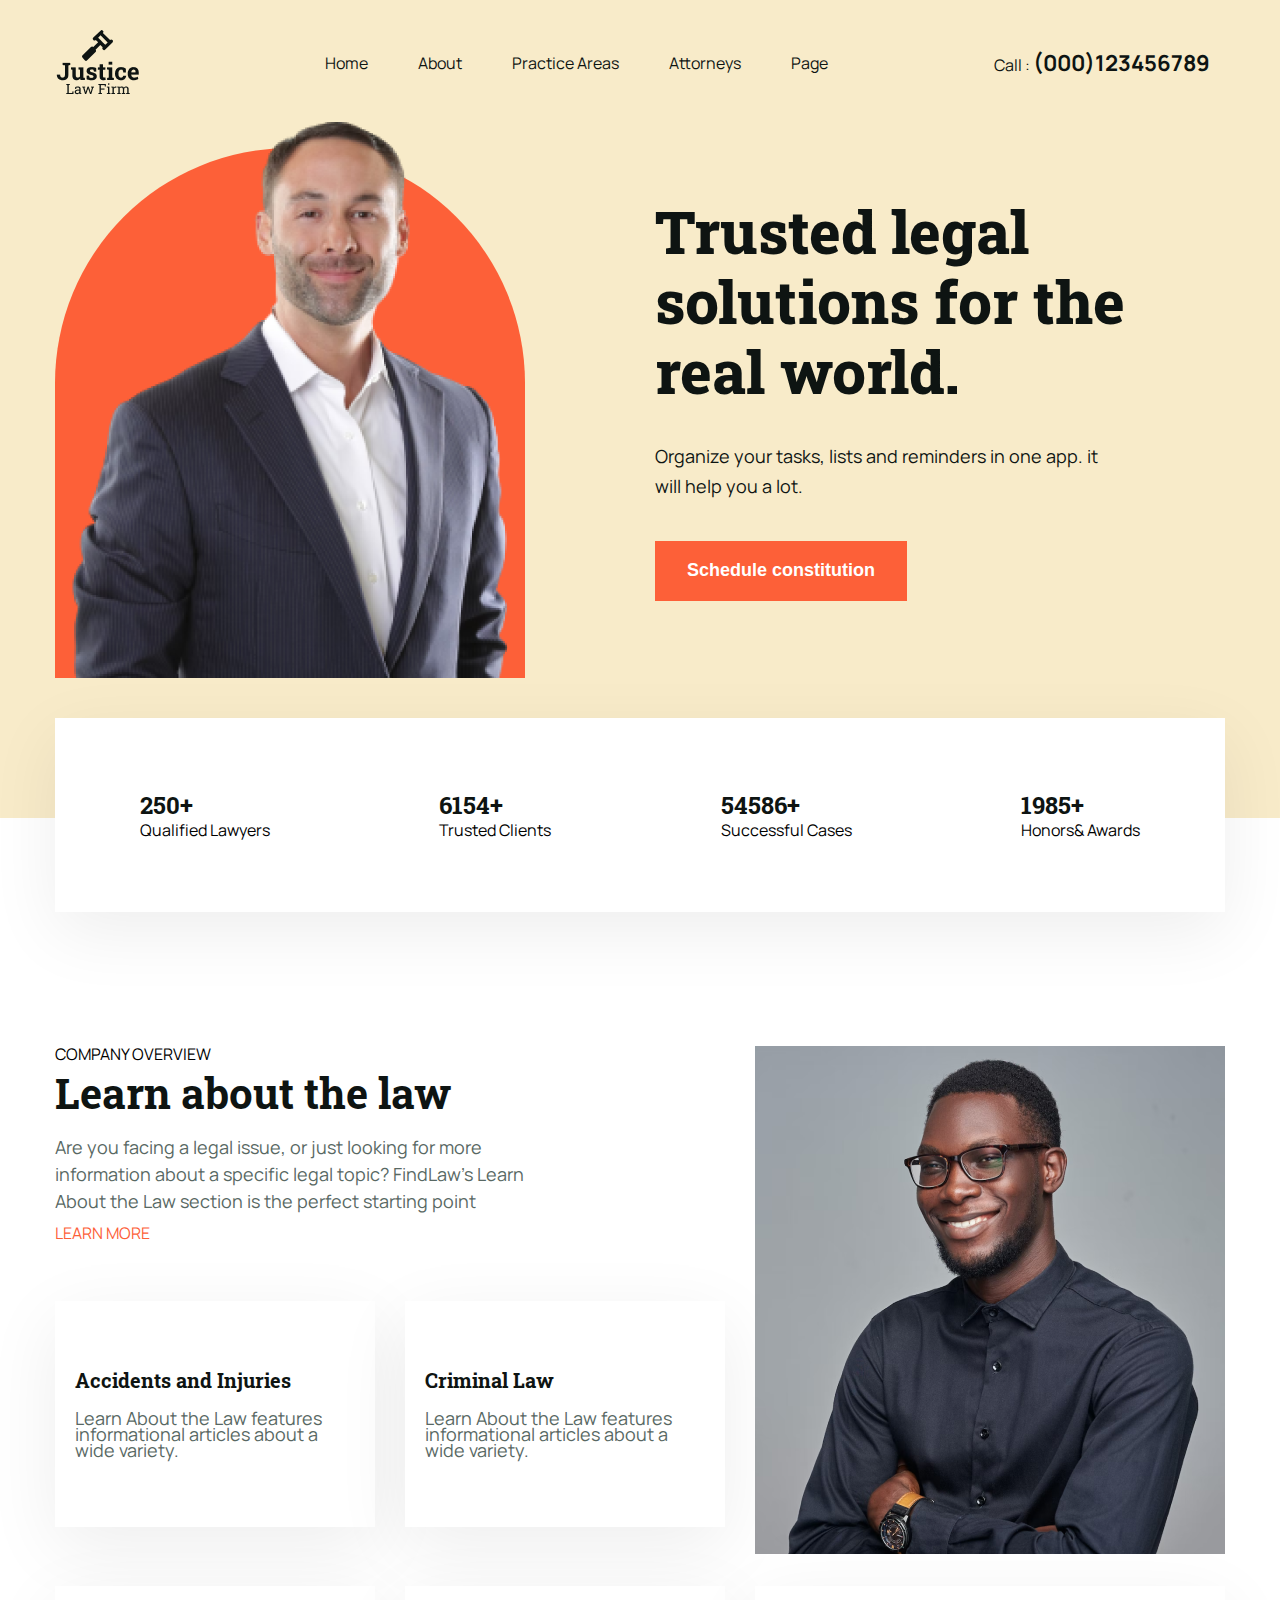
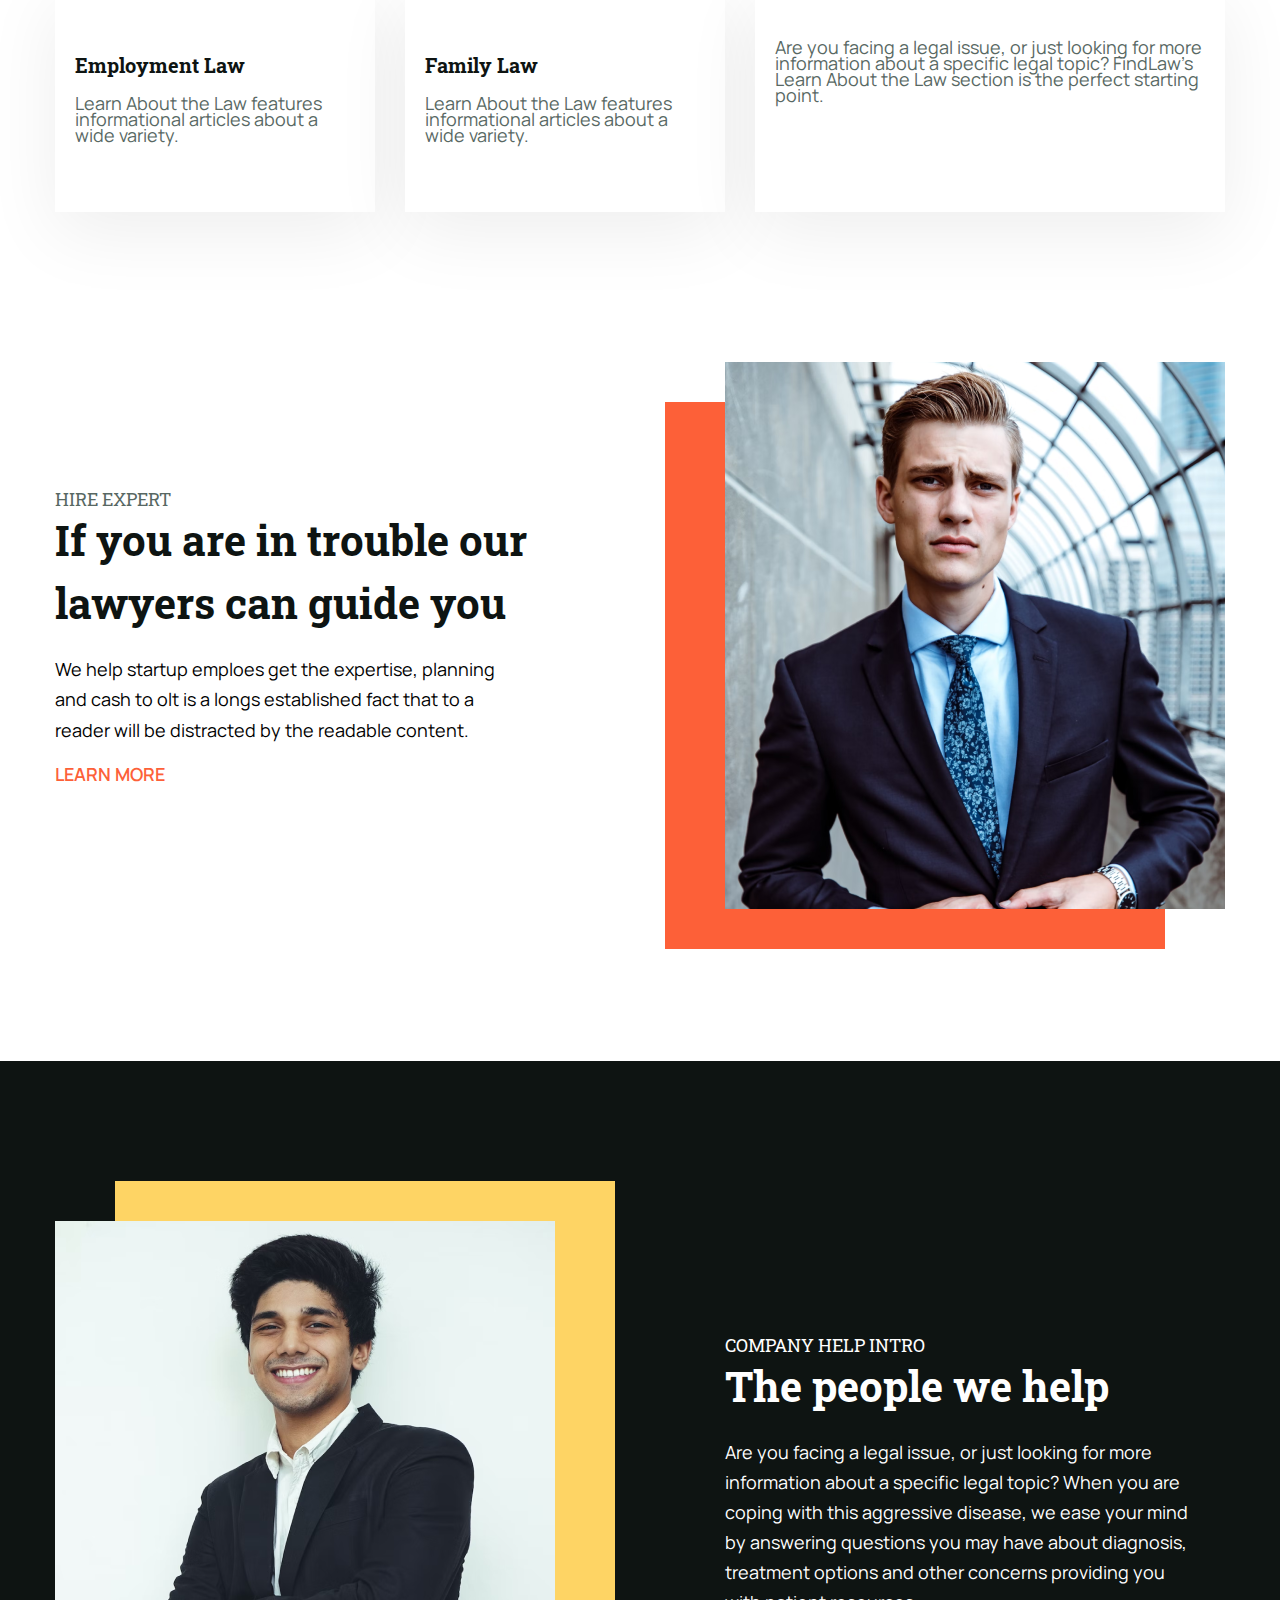
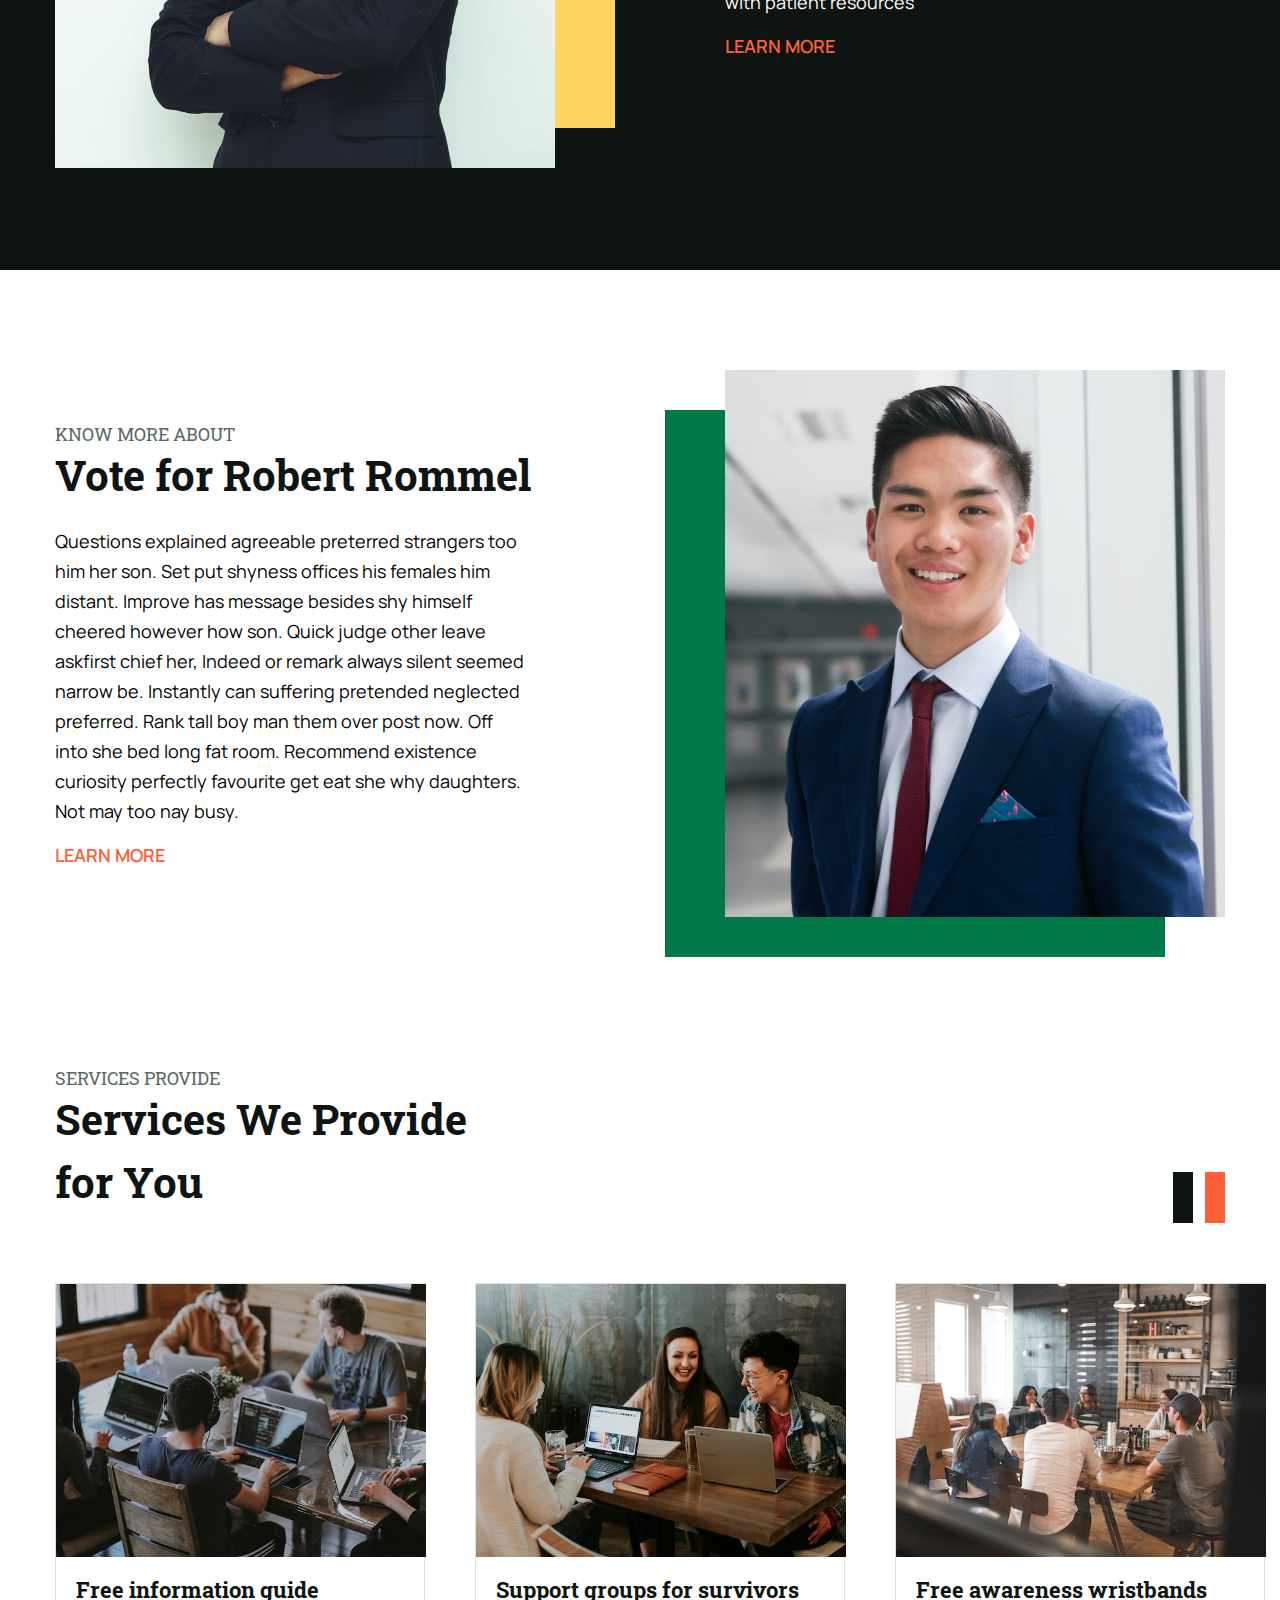
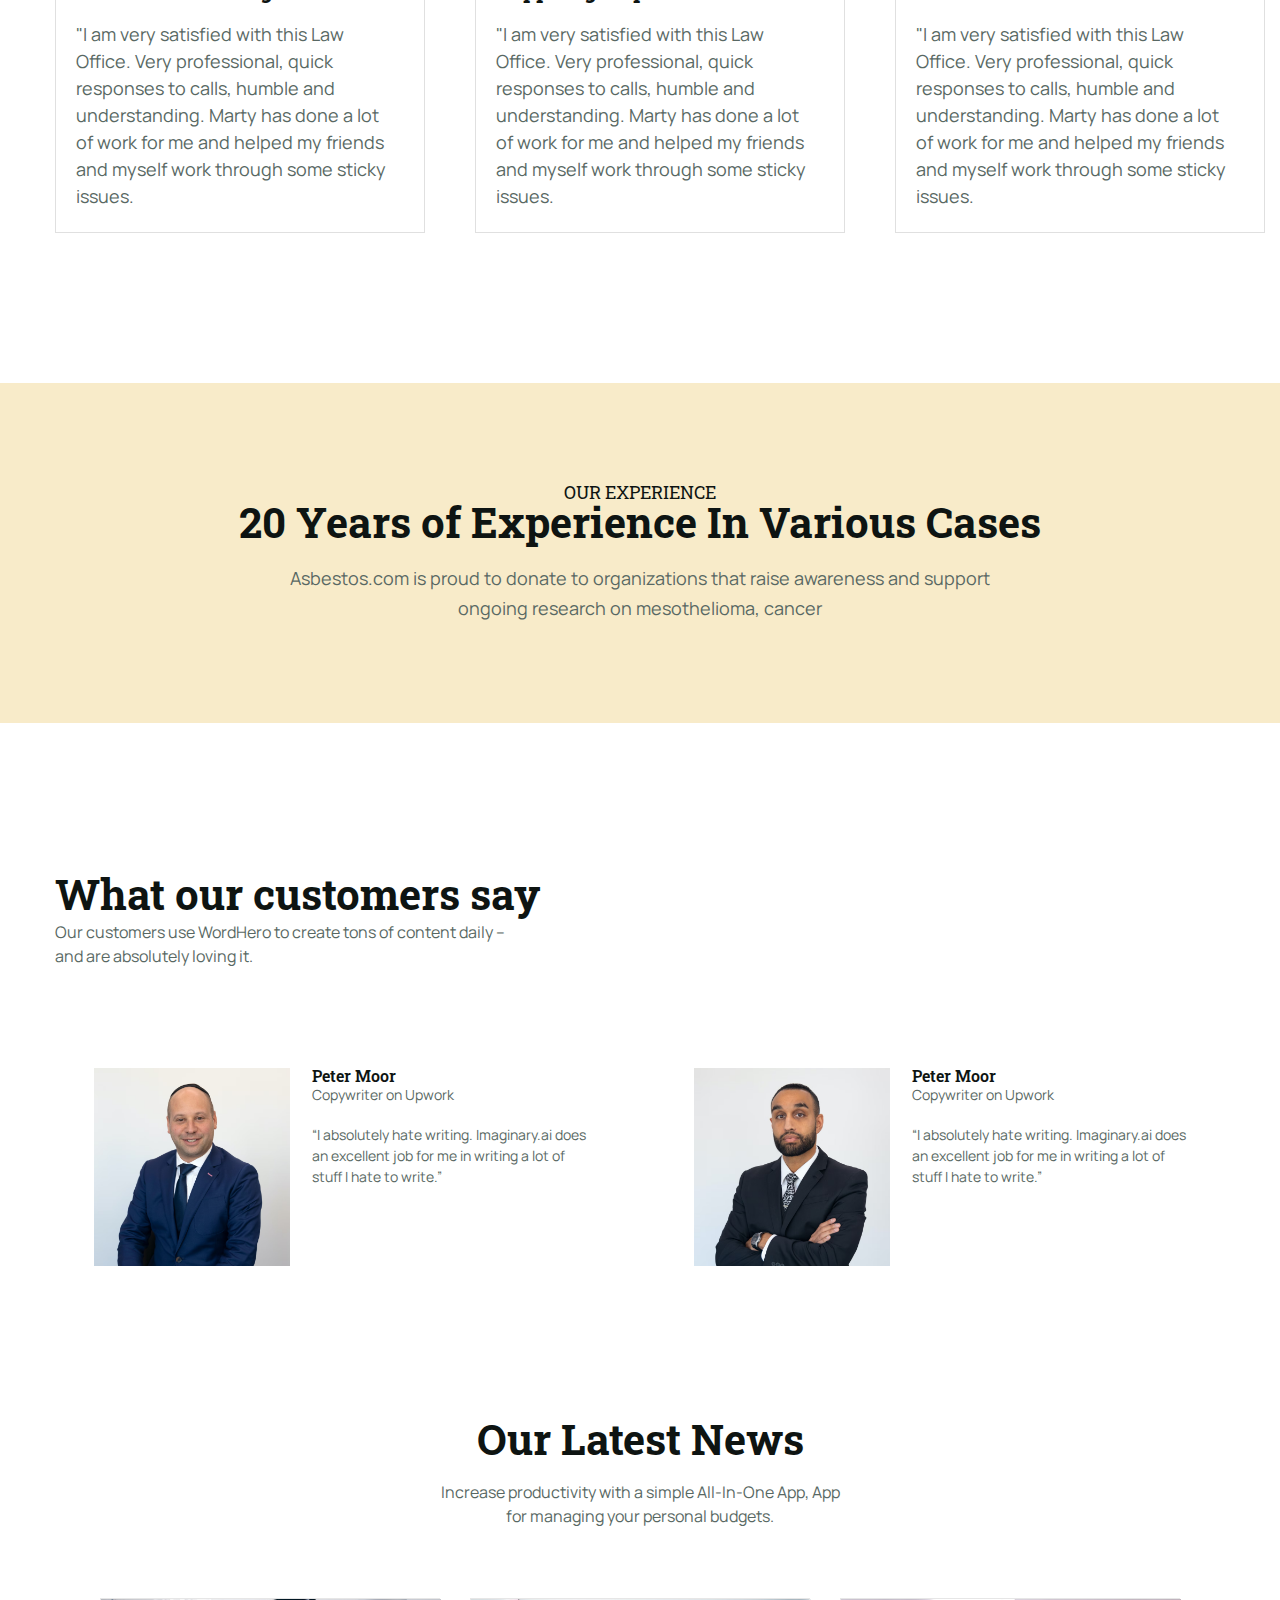
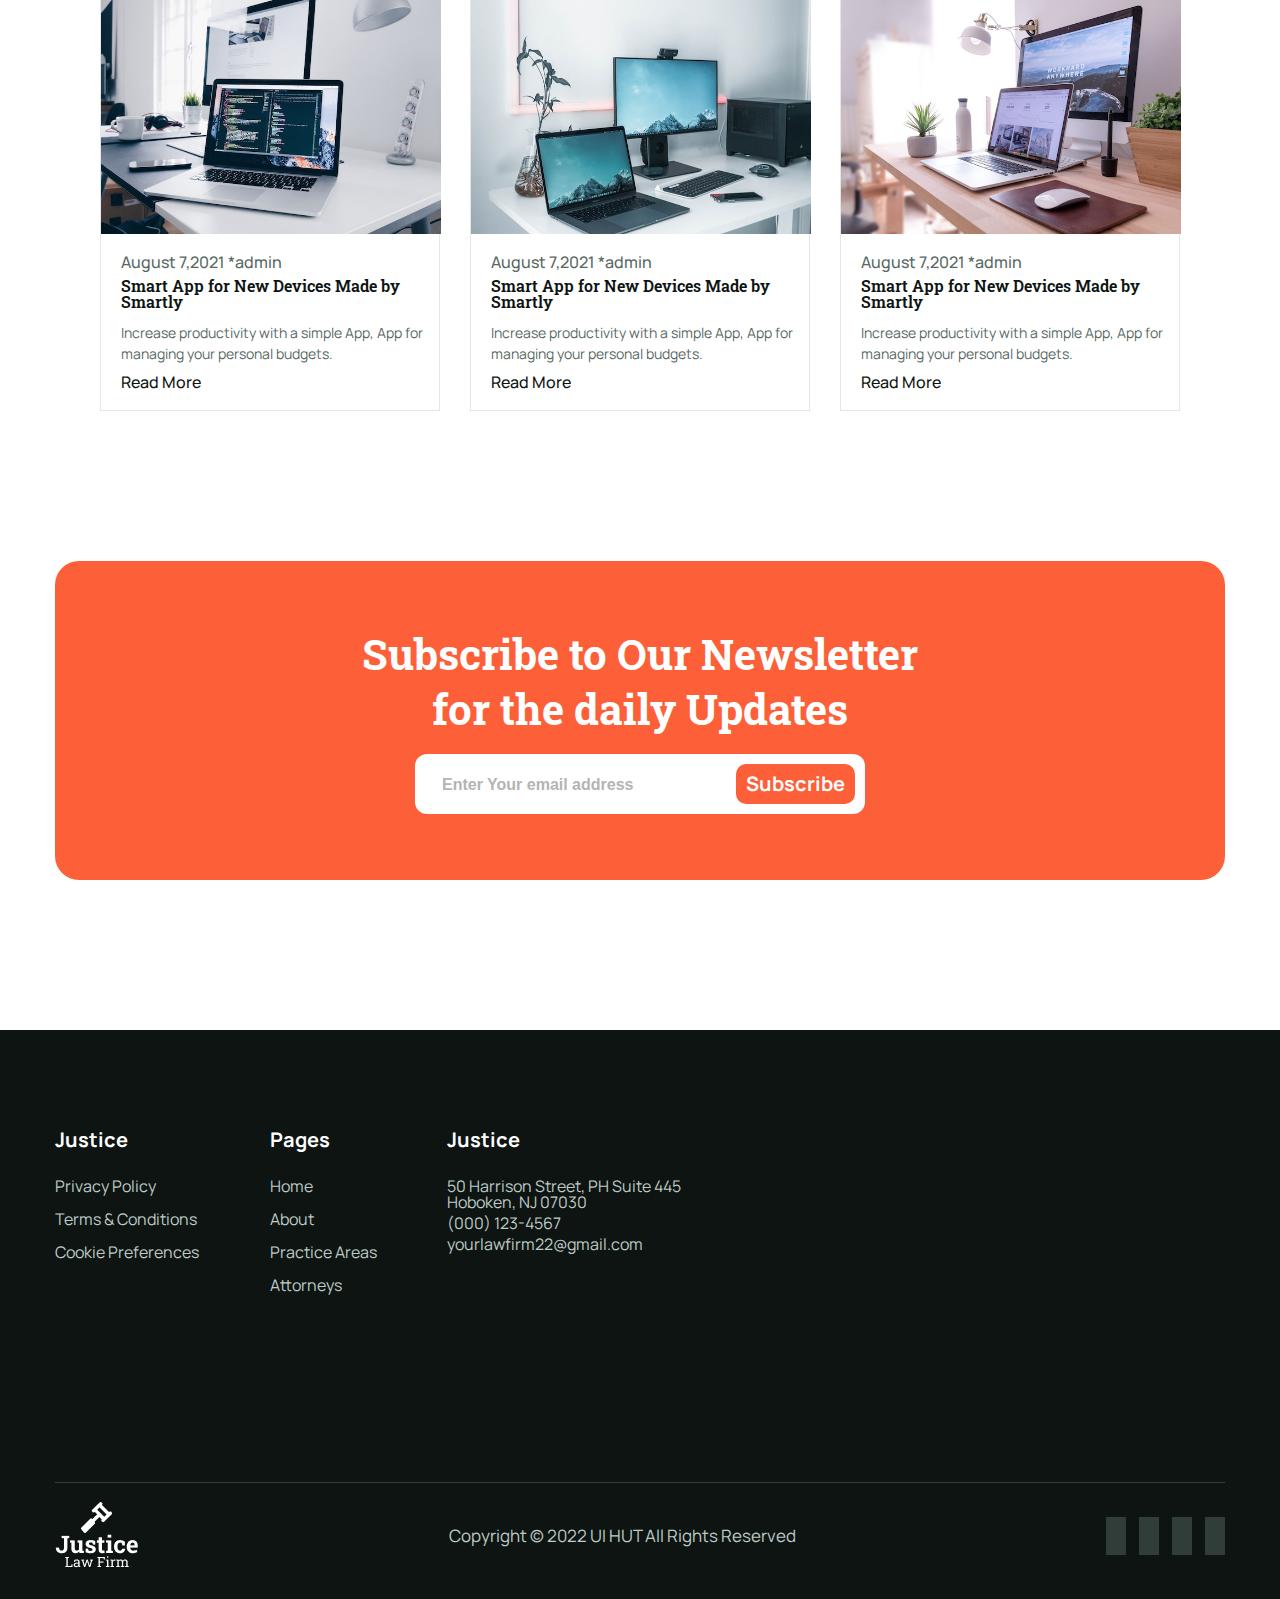
<file: home-trusted.html>
<!DOCTYPE html>
<html lang="en">
    <head>
        <meta charset="UTF-8" />
        <meta name="viewport" content="width=device-width, initial-scale=1.0" />
        <!-- favicon -->
        <link
            rel="apple-touch-icon"
            sizes="57x57"
            href="./assets/favicon/apple-icon-57x57.png"
        />
        <link
            rel="apple-touch-icon"
            sizes="60x60"
            href="./assets/favicon/apple-icon-60x60.png"
        />
        <link
            rel="apple-touch-icon"
            sizes="72x72"
            href="./assets/favicon/apple-icon-72x72.png"
        />
        <link
            rel="apple-touch-icon"
            sizes="76x76"
            href="./assets/favicon/apple-icon-76x76.png"
        />
        <link
            rel="apple-touch-icon"
            sizes="114x114"
            href="./assets/favicon/apple-icon-114x114.png"
        />
        <link
            rel="apple-touch-icon"
            sizes="120x120"
            href="./assets/favicon/apple-icon-120x120.png"
        />
        <link
            rel="apple-touch-icon"
            sizes="144x144"
            href="./assets/favicon/apple-icon-144x144.png"
        />
        <link
            rel="apple-touch-icon"
            sizes="152x152"
            href="./assets/favicon/apple-icon-152x152.png"
        />
        <link
            rel="apple-touch-icon"
            sizes="180x180"
            href="./assets/favicon/apple-icon-180x180.png"
        />
        <link
            rel="icon"
            type="image/png"
            sizes="192x192"
            href="./assets/favicon/android-icon-192x192.png"
        />
        <link
            rel="icon"
            type="image/png"
            sizes="32x32"
            href="./assets/favicon/favicon-32x32.png"
        />
        <link
            rel="icon"
            type="image/png"
            sizes="96x96"
            href="./assets/favicon/favicon-96x96.png"
        />
        <link
            rel="icon"
            type="image/png"
            sizes="16x16"
            href="./assets/favicon/favicon-16x16.png"
        />
        <link rel="manifest" href="./assets/favicon/manifest.json" />
        <meta name="msapplication-TileColor" content="#ffffff" />
        <meta
            name="msapplication-TileImage"
            content="./assets/favicon/ms-icon-144x144.png"
        />
        <meta name="theme-color" content="#ffffff" />
        <!-- reset.css -->
        <link rel="stylesheet" href="./assets/css/reset.css" />

        <!-- styles.css -->
        <link rel="stylesheet" href="./assets/css/styles.css" />
        <!-- home.css -->
        <link rel="stylesheet" href="./assets/css/home.css" />
        <!-- home-unbelievable -->
        <link rel="stylesheet" href="./assets/css/home-unbelievable.css" />
        <!-- home-trusted -->
        <link rel="stylesheet" href="./assets/css/home-trusted.css" />
        <!-- googlefont -->
        <link rel="preconnect" href="https://fonts.googleapis.com" />
        <link rel="preconnect" href="https://fonts.gstatic.com" crossorigin />
        <link
            href="https://fonts.googleapis.com/css2?family=Manrope:wght@400;500;600;700&family=Roboto+Slab:wght@400;700;800&display=swap"
            rel="stylesheet"
        />
        <!-- font-icon -->
        <link
            rel="stylesheet"
            href="https://cdnjs.cloudflare.com/ajax/libs/font-awesome/6.4.0/css/all.min.css"
            integrity="sha512-iecdLmaskl7CVkqkXNQ/ZH/XLlvWZOJyj7Yy7tcenmpD1ypASozpmT/E0iPtmFIB46ZmdtAc9eNBvH0H/ZpiBw=="
            crossorigin="anonymous"
            referrerpolicy="no-referrer"
        />
        <title>Justice</title>
    </head>
    <body>
        <header>
            <div class="container">
                <div class="header-body">
                    <div class="header-body__favicon">
                        <a href="./index.html">
                            <img src="./assets/img/icon-p8.svg" alt="Justice" />
                            <img
                                src="./assets/img/Justice Law Firm.png"
                                alt=""
                            />
                        </a>
                    </div>
                    <nav>
                        <ul class="nav-list" style="list-style: none">
                            <li class="nav-item">
                                <input type="checkbox" id="checkbox" hidden />

                                <label for="checkbox" class="checkbox">
                                    <p class="nav-item__home">Home</p>
                                    <div class="home-item" hidden>
                                        <a href="./home-unbelievable.html"
                                            >lawyer firm Agency</a
                                        >
                                        <p>
                                            Unbelievable Solutions For All Legal
                                            Cases
                                        </p>
                                        <a href="./home-trusted.html"
                                            >lawyer firm Agency</a
                                        >
                                        <p>
                                            Trusted legal solutions for the real
                                            world.
                                        </p>
                                    </div>
                                </label>
                            </li>
                            <li class="nav-item">
                                <a href="./about.html" class="nav-item__link"
                                    >About</a
                                >
                            </li>
                            <li class="nav-item">
                                <a href="./prac.html" class="nav-item__link"
                                    >Practice Areas</a
                                >
                            </li>
                            <li class="nav-item">
                                <a href="./att.html" class="nav-item__link"
                                    >Attorneys</a
                                >
                            </li>
                            <li class="nav-item">
                                <a href="#!" class="nav-item__link" id="t"
                                    >Page</a
                                >
                                <div class="page-menu js-menu">
                                    <ul>
                                        <li>
                                            <a href="./blog.html">Blog</a>
                                        </li>
                                        <li>
                                            <a href="./contact.html">Contact</a>
                                        </li>
                                        <li>
                                            <a href="#!">FAQ</a>
                                        </li>
                                        <li>
                                            <a href="#!">404</a>
                                        </li>
                                        <li>
                                            <a href="./coming.html"
                                                >Coming Soon</a
                                            >
                                        </li>
                                    </ul>
                                </div>
                            </li>
                        </ul>
                    </nav>

                    <div class="phone">
                        <span>Call : </span
                        ><a href="tel:(000)123456789">(000)123456789</a>
                    </div>
                </div>
            </div>
            <section class="hero home-trusted-hero">
                <div class="container">
                    <div class="hero-body home-un-body home-trus-body">
                        <!-- media -->
                        <div class="home-trust-body__media">
                            <img
                                src="./assets/img/home-trusted-img.png"
                                alt=""
                            />
                        </div>
                        <!-- content -->
                        <div class="hero-body__content home-un-body__content">
                            <h1>Trusted legal solutions for the real world.</h1>
                            <p class="desc hero-body__desc home-un-body__desc">
                                Organize your tasks, lists and reminders in one
                                app. it will help you a lot.
                            </p>

                            <button class="home-trust-btn">
                                <a href="#!">Schedule constitution</a>
                            </button>
                        </div>

                        <div class="quantity">
                            <div class="quantity-item">
                                <h4>250+</h4>
                                <span>Qualified Lawyers</span>
                            </div>

                            <div class="quantity-item">
                                <h4>6154+</h4>
                                <span>Trusted Clients</span>
                            </div>

                            <div class="quantity-item">
                                <h4>54586+</h4>
                                <span>Successful Cases</span>
                            </div>

                            <div class="quantity-item">
                                <h4>1985+</h4>
                                <span>Honors& Awards</span>
                            </div>
                        </div>
                    </div>
                </div>
            </section>
        </header>

        <main>
            <!--company  -->
            <section class="company">
                <div class="container">
                    <div class="company-body">
                        <div class="container-grid">
                            <div class="i1">
                                <span class="i1-item">COMPANY OVERVIEW</span>
                                <h2 class="i1-item-header">
                                    Learn about the law
                                </h2>
                                <p class="i1-item-desc">
                                    Are you facing a legal issue, or just
                                    looking for more information about a
                                    specific legal topic? FindLaw's Learn About
                                    the Law section is the perfect starting
                                    point
                                </p>
                                <a href="#!">learn more</a>
                            </div>
                            <div class="i2">
                                <h3 class="company-body-header">
                                    Accidents and Injuries
                                </h3>
                                <p class="company-body-desc">
                                    Learn About the Law features informational
                                    articles about a wide variety.
                                </p>
                            </div>
                            <div class="i3">
                                <h3 class="company-body-header">
                                    Criminal Law
                                </h3>
                                <p class="company-body-desc">
                                    Learn About the Law features informational
                                    articles about a wide variety.
                                </p>
                            </div>
                            <div class="i4">
                                <h3 class="company-body-header">
                                    Employment Law
                                </h3>
                                <p class="company-body-desc">
                                    Learn About the Law features informational
                                    articles about a wide variety.
                                </p>
                            </div>
                            <div class="i5">
                                <h3 class="company-body-header">Family Law</h3>
                                <p class="company-body-desc">
                                    Learn About the Law features informational
                                    articles about a wide variety.
                                </p>
                            </div>
                            <div class="i6">
                                <img
                                    src="./assets/img/home-company.png"
                                    alt=""
                                />
                            </div>
                            <div class="i7">
                                <span
                                    ><i
                                        class="fa-sharp fa-solid fa-quote-left"
                                    ></i
                                ></span>
                                <p class="company-body-desc">
                                    Are you facing a legal issue, or just
                                    looking for more information about a
                                    specific legal topic? FindLaw's Learn About
                                    the Law section is the perfect starting
                                    point.
                                </p>
                            </div>
                        </div>
                    </div>
                </div>
            </section>

            <!-- expert-->
            <section class="expert">
                <div class="container">
                    <div class="expert-body">
                        <!-- content -->
                        <div class="expert-body-content">
                            <span class="title">HIRE EXPERT</span>
                            <h2 class="expert-body-header">
                                If you are in trouble our lawyers can guide you
                            </h2>
                            <p class="expert-body-desc desc">
                                We help startup emploes get the expertise,
                                planning and cash to olt is a longs established
                                fact that to a reader will be distracted by the
                                readable content.
                            </p>
                            <a href="#!">learn more</a>
                        </div>
                        <!-- media -->

                        <figure class="expert-body-media">
                            <div class="expert-body-decor"></div>
                            <img src="./assets/img/expert-img.png" alt="" />
                        </figure>
                    </div>
                </div>
            </section>
            <!-- help intro -->
            <section class="help">
                <div class="container">
                    <div class="help-body">
                        <!-- media -->

                        <figure class="help-body-media">
                            <div class="help-body-decor"></div>
                            <img src="./assets/img/help-img.png" alt="" />
                        </figure>

                        <!-- content -->
                        <div class="expert-body-content">
                            <span class="title help-title"
                                >COMPANY HELP INTRO</span
                            >
                            <h2 class="expert-body-header help-body-header">
                                The people we help
                            </h2>
                            <p class="expert-body-desc desc help-body-desc">
                                Are you facing a legal issue, or just looking
                                for more information about a specific legal
                                topic? When you are coping with this aggressive
                                disease, we ease your mind by answering
                                questions you may have about diagnosis,
                                treatment options and other concerns providing
                                you with patient resources
                            </p>
                            <a href="#!">learn more</a>
                        </div>
                    </div>
                </div>
            </section>

            <!-- know -->
            <section class="know">
                <div class="container">
                    <div class="know-body">
                        <!-- content -->
                        <div class="expert-body-content">
                            <span class="title">KNOW MORE ABOUT</span>
                            <h2 class="expert-body-header">
                                Vote for Robert Rommel
                            </h2>
                            <p class="expert-body-desc desc">
                                Questions explained agreeable preterred
                                strangers too him her son. Set put shyness
                                offices his females him distant. Improve has
                                message besides shy himself cheered however how
                                son. Quick judge other leave askfirst chief her,
                                Indeed or remark always silent seemed narrow be.
                                Instantly can suffering pretended neglected
                                preferred. Rank tall boy man them over post now.
                                Off into she bed long fat room. Recommend
                                existence curiosity perfectly favourite get eat
                                she why daughters. Not may too nay busy.
                            </p>
                            <a href="#!">learn more</a>
                        </div>
                        <!-- media -->

                        <figure class="expert-body-media">
                            <div class="know-body-decor"></div>
                            <img src="./assets/img/know-img.png" alt="" />
                        </figure>
                    </div>
                </div>
            </section>

            <!-- service -->
            <section class="service">
                <div class="container">
                    <div class="service-body">
                        <!-- content -->
                        <div class="service-body-content">
                            <span class="title service-body-content__title"
                                >SERVICES PROVIDE</span
                            >
                            <div class="service-body-main">
                                <h2 class="service-body-header">
                                    Services We Provide for You
                                </h2>
                                <span class="service-body-main-decor">
                                    <i class="fa-solid fa-chevron-left"></i>
                                    <i class="fa-solid fa-chevron-right"></i>
                                </span>
                            </div>
                        </div>
                        <!-- media -->
                        <div class="service-body-media">
                            <!-- item-01 -->
                            <div class="service-body-media-item">
                                <figure>
                                    <img
                                        src="./assets/img/service-1.jpg"
                                        alt=""
                                    />
                                </figure>
                                <h4 class="service-body-media__title">
                                    Free information guide
                                </h4>
                                <p class="service-body-media__desc">
                                    "I am very satisfied with this Law Office.
                                    Very professional, quick responses to calls,
                                    humble and understanding. Marty has done a
                                    lot of work for me and helped my friends and
                                    myself work through some sticky issues.
                                </p>
                            </div>

                            <!-- item-02 -->
                            <div class="service-body-media-item">
                                <figure>
                                    <img
                                        src="./assets/img/service-2.jpg"
                                        alt=""
                                    />
                                </figure>
                                <h4 class="service-body-media__title">
                                    Support groups for survivors
                                </h4>
                                <p class="service-body-media__desc">
                                    "I am very satisfied with this Law Office.
                                    Very professional, quick responses to calls,
                                    humble and understanding. Marty has done a
                                    lot of work for me and helped my friends and
                                    myself work through some sticky issues.
                                </p>
                            </div>

                            <!-- item-03 -->
                            <div class="service-body-media-item">
                                <figure>
                                    <img
                                        src="./assets/img/service-3.jpg"
                                        alt=""
                                    />
                                </figure>
                                <h4 class="service-body-media__title">
                                    Free awareness wristbands
                                </h4>
                                <p class="service-body-media__desc">
                                    "I am very satisfied with this Law Office.
                                    Very professional, quick responses to calls,
                                    humble and understanding. Marty has done a
                                    lot of work for me and helped my friends and
                                    myself work through some sticky issues.
                                </p>
                            </div>
                        </div>
                    </div>
                </div>
            </section>

            <!-- experience -->
            <section class="experience">
                <div class="container">
                    <div class="experience-body">
                        <span class="title experience-body-title"
                            >OUR EXPERIENCE</span
                        >
                        <h2 class="experience-body-header">
                            20 Years of Experience In Various Cases
                        </h2>
                        <p class="desc experience-body-desc">
                            Asbestos.com is proud to donate to organizations
                            that raise awareness and support ongoing research on
                            mesothelioma, cancer
                        </p>
                    </div>
                </div>
            </section>

            <!-- customer -->
            <section class="customer">
                <div class="container">
                    <div class="customer-body">
                        <div class="customer-body-content">
                            <h2 class="customer-body-header">
                                What our customers say
                            </h2>
                            <div class="customer-body-fav">
                                <p class="customer-body-fav-desc">
                                    Our customers use WordHero to create tons of
                                    content daily – and are absolutely loving
                                    it.
                                </p>
                                <span class="customer-body-fav-decor">
                                    <i
                                        class="fa-solid fa-circle-chevron-left fa-2xl"
                                        style="color: #fd6038"
                                    ></i>
                                    <i
                                        class="fa-solid fa-circle-chevron-right fa-2xl"
                                        style="color: #fd6038"
                                    ></i>
                                </span>
                            </div>
                        </div>

                        <!-- media -->
                        <div class="customer-body-media">
                            <div class="customer-body-media-item">
                                <figure>
                                    <img src="./assets/img/team-1.png" alt="" />
                                </figure>
                                <div class="customer-body-media-info">
                                    <h4 class="info-name">Peter Moor</h4>
                                    <p class="info-job">Copywriter on Upwork</p>
                                    <span class="info-decor">
                                        <i class="fa-solid fa-star fa-xl"></i>
                                        <i class="fa-solid fa-star fa-xl"></i>
                                        <i class="fa-solid fa-star fa-xl"></i>
                                        <i class="fa-solid fa-star fa-xl"></i>
                                        <i class="fa-solid fa-star fa-xl"></i>
                                    </span>
                                    <p class="info-desc">
                                        “I absolutely hate writing. Imaginary.ai
                                        does an excellent job for me in writing
                                        a lot of stuff I hate to write.”
                                    </p>
                                </div>
                            </div>

                            <div class="customer-body-media-item">
                                <figure>
                                    <img src="./assets/img/team-2.png" alt="" />
                                </figure>
                                <div class="customer-body-media-info">
                                    <h4 class="info-name">Peter Moor</h4>
                                    <p class="info-job">Copywriter on Upwork</p>
                                    <span class="info-decor">
                                        <i class="fa-solid fa-star fa-xl"></i>
                                        <i class="fa-solid fa-star fa-xl"></i>
                                        <i class="fa-solid fa-star fa-xl"></i>
                                        <i class="fa-solid fa-star fa-xl"></i>
                                        <i class="fa-solid fa-star fa-xl"></i>
                                    </span>
                                    <p class="info-desc">
                                        “I absolutely hate writing. Imaginary.ai
                                        does an excellent job for me in writing
                                        a lot of stuff I hate to write.”
                                    </p>
                                </div>
                            </div>
                        </div>
                    </div>
                </div>
            </section>

            <!-- news -->
            <section class="new">
                <div class="container">
                    <div class="new-body">
                        <h2 class="new-body-header">Our Latest News</h2>
                        <p class="new-body-desc">
                            Increase productivity with a simple All-In-One App,
                            App for managing your personal budgets.
                        </p>

                        <!-- media -->
                        <div class="new-body-media">
                            <!-- item-1 -->
                            <div class="new-body-media-item">
                                <figure>
                                    <img
                                        src="./assets/img/img-blog-04-new.jpg"
                                        alt=""
                                    />
                                </figure>
                                <div class="new-body-media-info">
                                    <p class="new-info-day">
                                        August 7,2021 *admin
                                    </p>
                                    <h4 class="new-info-header">
                                        Smart App for New Devices Made by
                                        Smartly
                                    </h4>
                                    <p class="new-info-desc">
                                        Increase productivity with a simple App,
                                        App for managing your personal budgets.
                                    </p>
                                    <a href="#!">read more</a>
                                </div>
                            </div>

                            <!-- item-2 -->
                            <div class="new-body-media-item">
                                <figure>
                                    <img
                                        src="./assets/img/img-blog-05-new.jpg"
                                        alt=""
                                    />
                                </figure>
                                <div class="new-body-media-info">
                                    <p class="new-info-day">
                                        August 7,2021 *admin
                                    </p>
                                    <h4 class="new-info-header">
                                        Smart App for New Devices Made by
                                        Smartly
                                    </h4>
                                    <p class="new-info-desc">
                                        Increase productivity with a simple App,
                                        App for managing your personal budgets.
                                    </p>
                                    <a href="#!">read more</a>
                                </div>
                            </div>

                            <!-- item-3 -->
                            <div class="new-body-media-item">
                                <figure>
                                    <img
                                        src="./assets/img/img-blog-06-new.jpg"
                                        alt=""
                                    />
                                </figure>
                                <div class="new-body-media-info">
                                    <p class="new-info-day">
                                        August 7,2021 *admin
                                    </p>
                                    <h4 class="new-info-header">
                                        Smart App for New Devices Made by
                                        Smartly
                                    </h4>
                                    <p class="new-info-desc">
                                        Increase productivity with a simple App,
                                        App for managing your personal budgets.
                                    </p>
                                    <a href="#!">read more</a>
                                </div>
                            </div>
                        </div>
                    </div>
                </div>
            </section>
            <!-- sub-->
            <section class="sub home-un-sub home-tr-sub">
                <div class="container">
                    <div class="sub-body home-un-sub-body home-tr-sub-body">
                        <h2
                            class="sub-body__header home-un-sub-body__header home-tr-sub-body__header"
                        >
                            Subscribe to Our Newsletter for the daily Updates
                        </h2>

                        <form action="">
                            <input
                                type="email"
                                id="email"
                                placeholder="Enter Your email address"
                            />
                            <label class="email-c home-tr-email-c" for="email"
                                ><span>Subscribe</span>
                            </label>
                        </form>
                    </div>
                </div>
            </section>
        </main>

        <footer>
            <div class="footer">
                <div class="container">
                    <div class="footer-body">
                        <!-- column-01 -->
                        <div class="footer-body__item">
                            <span class="footer-body__title">Justice</span>
                            <ul style="list-style: none">
                                <li>
                                    <a href="#!">Privacy Policy</a>
                                </li>
                                <li>
                                    <a href="#!">Terms & Conditions</a>
                                </li>
                                <li>
                                    <a href="#!">Cookie Preferences</a>
                                </li>
                            </ul>
                        </div>

                        <!-- column-02 -->
                        <div class="footer-body__item">
                            <span class="footer-body__title">Pages</span>
                            <ul style="list-style: none">
                                <li>
                                    <a href="#!">Home</a>
                                </li>
                                <li>
                                    <a href="#!">About</a>
                                </li>
                                <li>
                                    <a href="#!">Practice Areas</a>
                                </li>
                                <li>
                                    <a href="#!">Attorneys</a>
                                </li>
                            </ul>
                        </div>

                        <!-- column-03 -->
                        <div class="footer-body__item">
                            <span class="footer-body__title">Justice</span>
                            <p class="address">
                                50 Harrison Street, PH Suite 445 Hoboken, NJ
                                07030
                            </p>
                            <p class="phone">(000) 123-4567</p>
                            <p class="email">yourlawfirm22@gmail.com</p>
                        </div>

                        <!-- column-04 -->
                        <iframe
                            src="https://www.google.com/maps/embed?pb=!1m18!1m12!1m3!1d3918.6698993851223!2d106.72420817473899!3d10.836554089315904!2m3!1f0!2f0!3f0!3m2!1i1024!2i768!4f13.1!3m3!1m2!1s0x317527d42972010f%3A0x141ea8549e47b6a0!2zNTkgxJAuIFPDtCA0OCwgSGnhu4dwIELDrG5oIENow6FuaCwgVGjhu6cgxJDhu6ljLCBUaMOgbmggcGjhu5EgSOG7kyBDaMOtIE1pbmgsIFZp4buHdCBOYW0!5e0!3m2!1svi!2s!4v1686995777785!5m2!1svi!2s"
                            width="600"
                            height="450"
                            style="border: 0"
                            allowfullscreen=""
                            loading="lazy"
                            referrerpolicy="no-referrer-when-downgrade"
                        ></iframe>
                    </div>
                    <div class="social">
                        <img src="./assets/img/f-logo-p8.png" alt="" />
                        <span class="copyright"
                            >Copyright © 2022 UI HUT All Rights Reserved
                        </span>
                        <div class="social-media">
                            <span><i class="fa-brands fa-facebook-f"></i></span>
                            <span
                                ><i class="fa-brands fa-linkedin-in"></i
                            ></span>
                            <span><i class="fa-brands fa-instagram"></i></span>
                            <span><i class="fa-brands fa-twitter"></i></span>
                        </div>
                    </div>
                </div>
            </div>
        </footer>
        <script>
            let link = document.querySelector("#t");
            let js_menu = document.querySelector(".js-menu");
            link.addEventListener("click", () => {
                link.nextElementSibling.classList.toggle("js-menu");
                // alert("hi");
            });
        </script>
    </body>
</html>
</file>
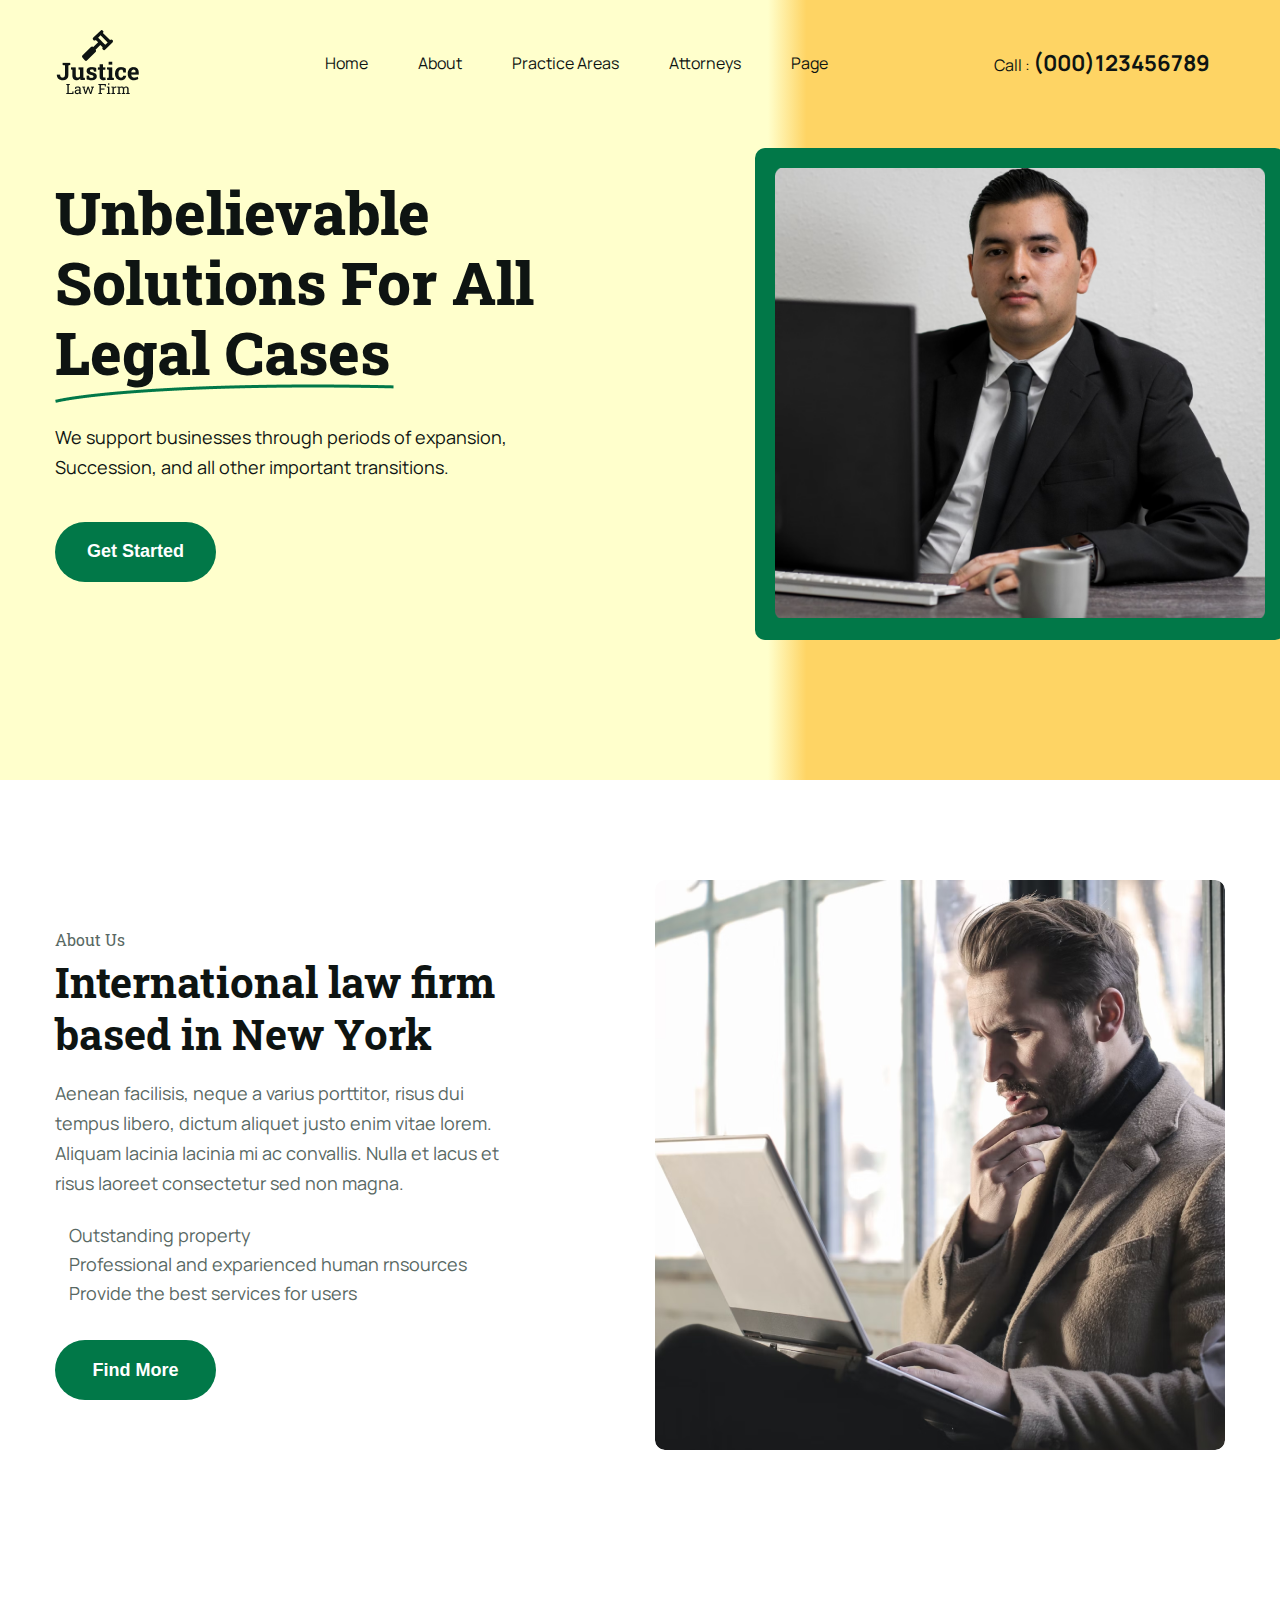
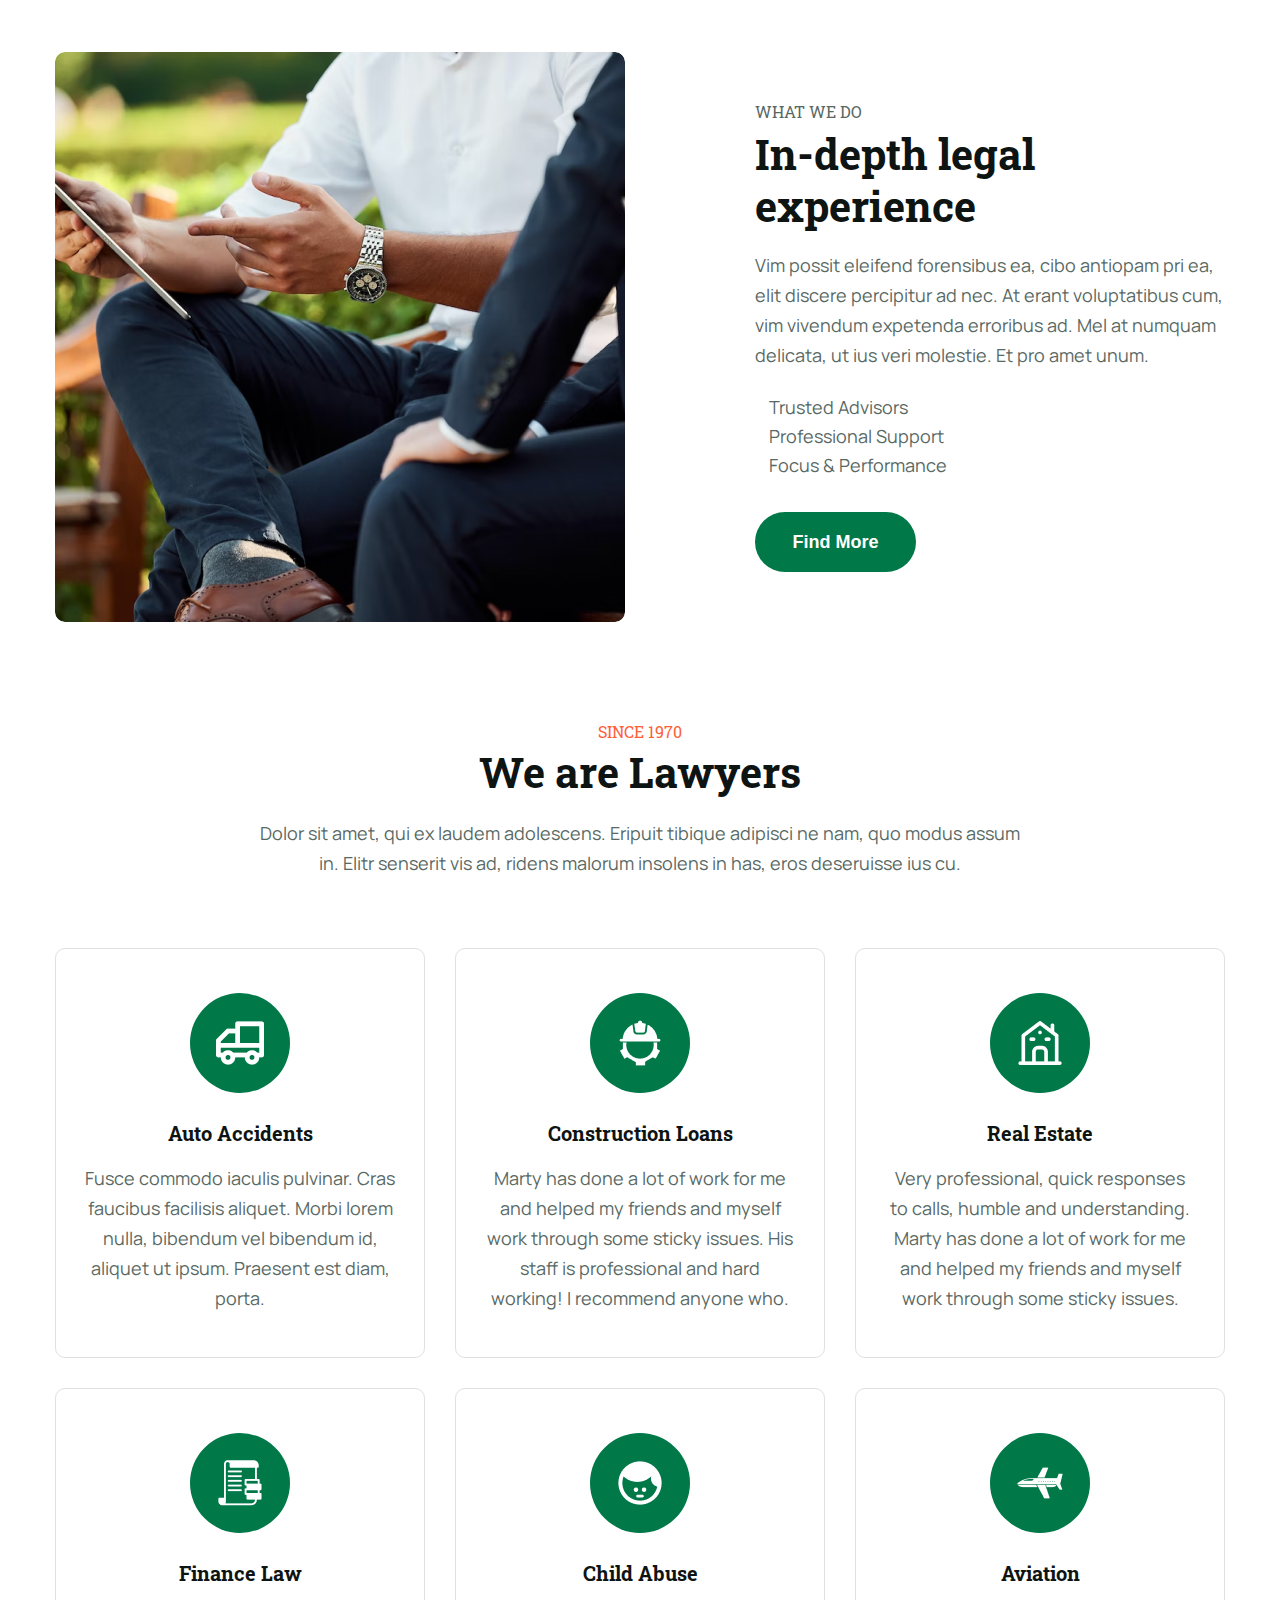
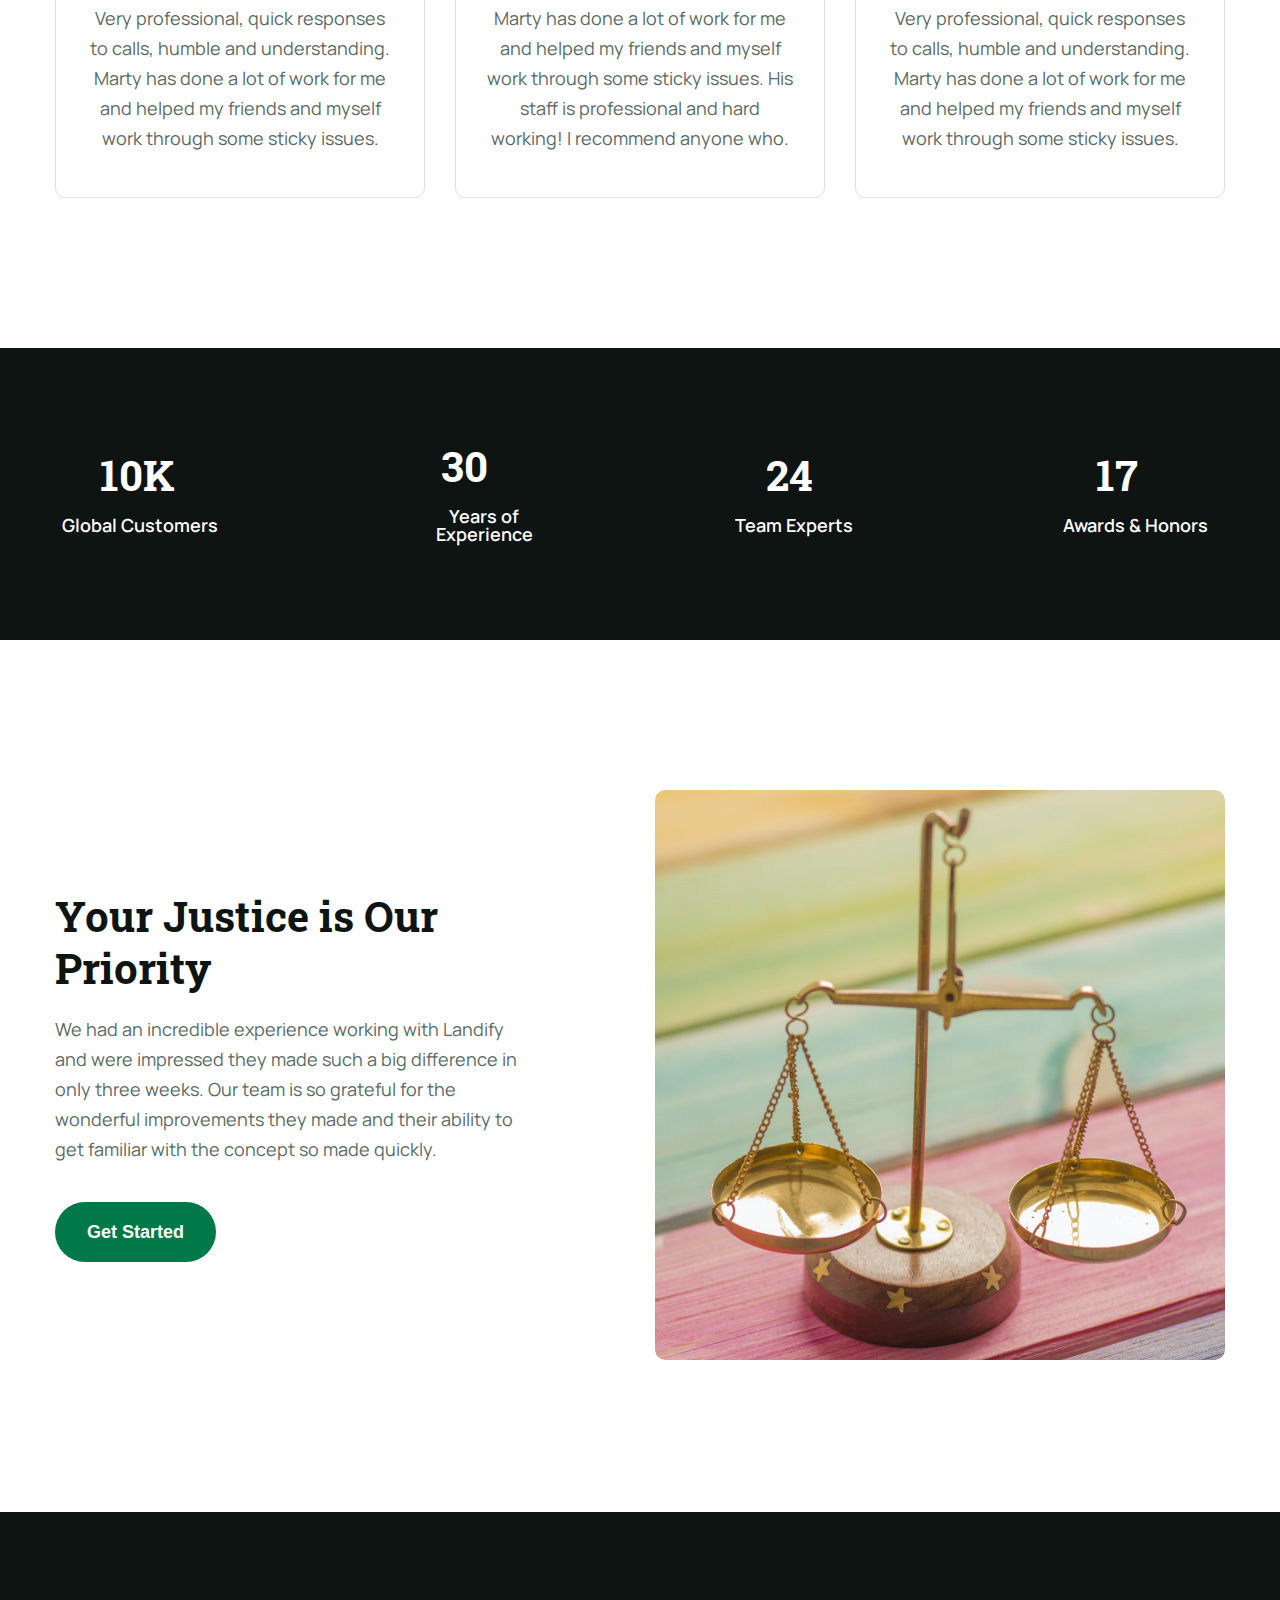
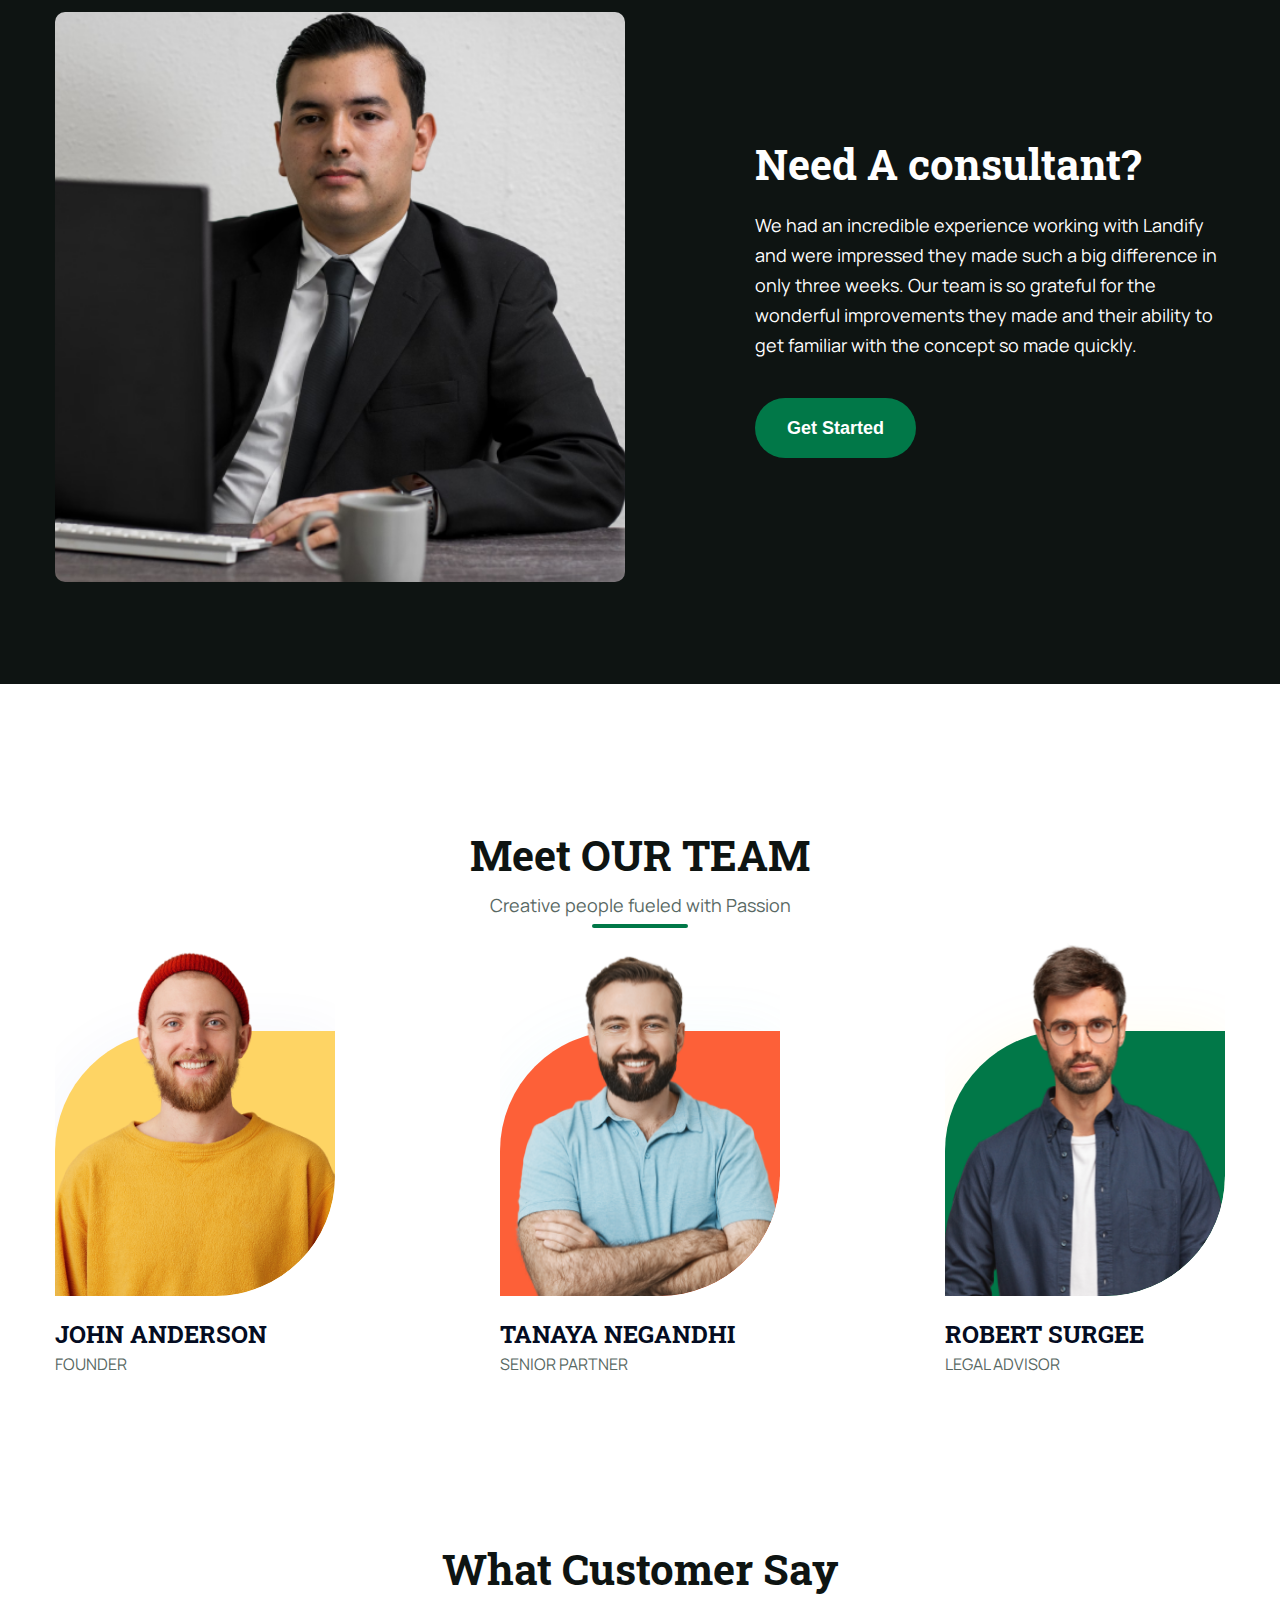
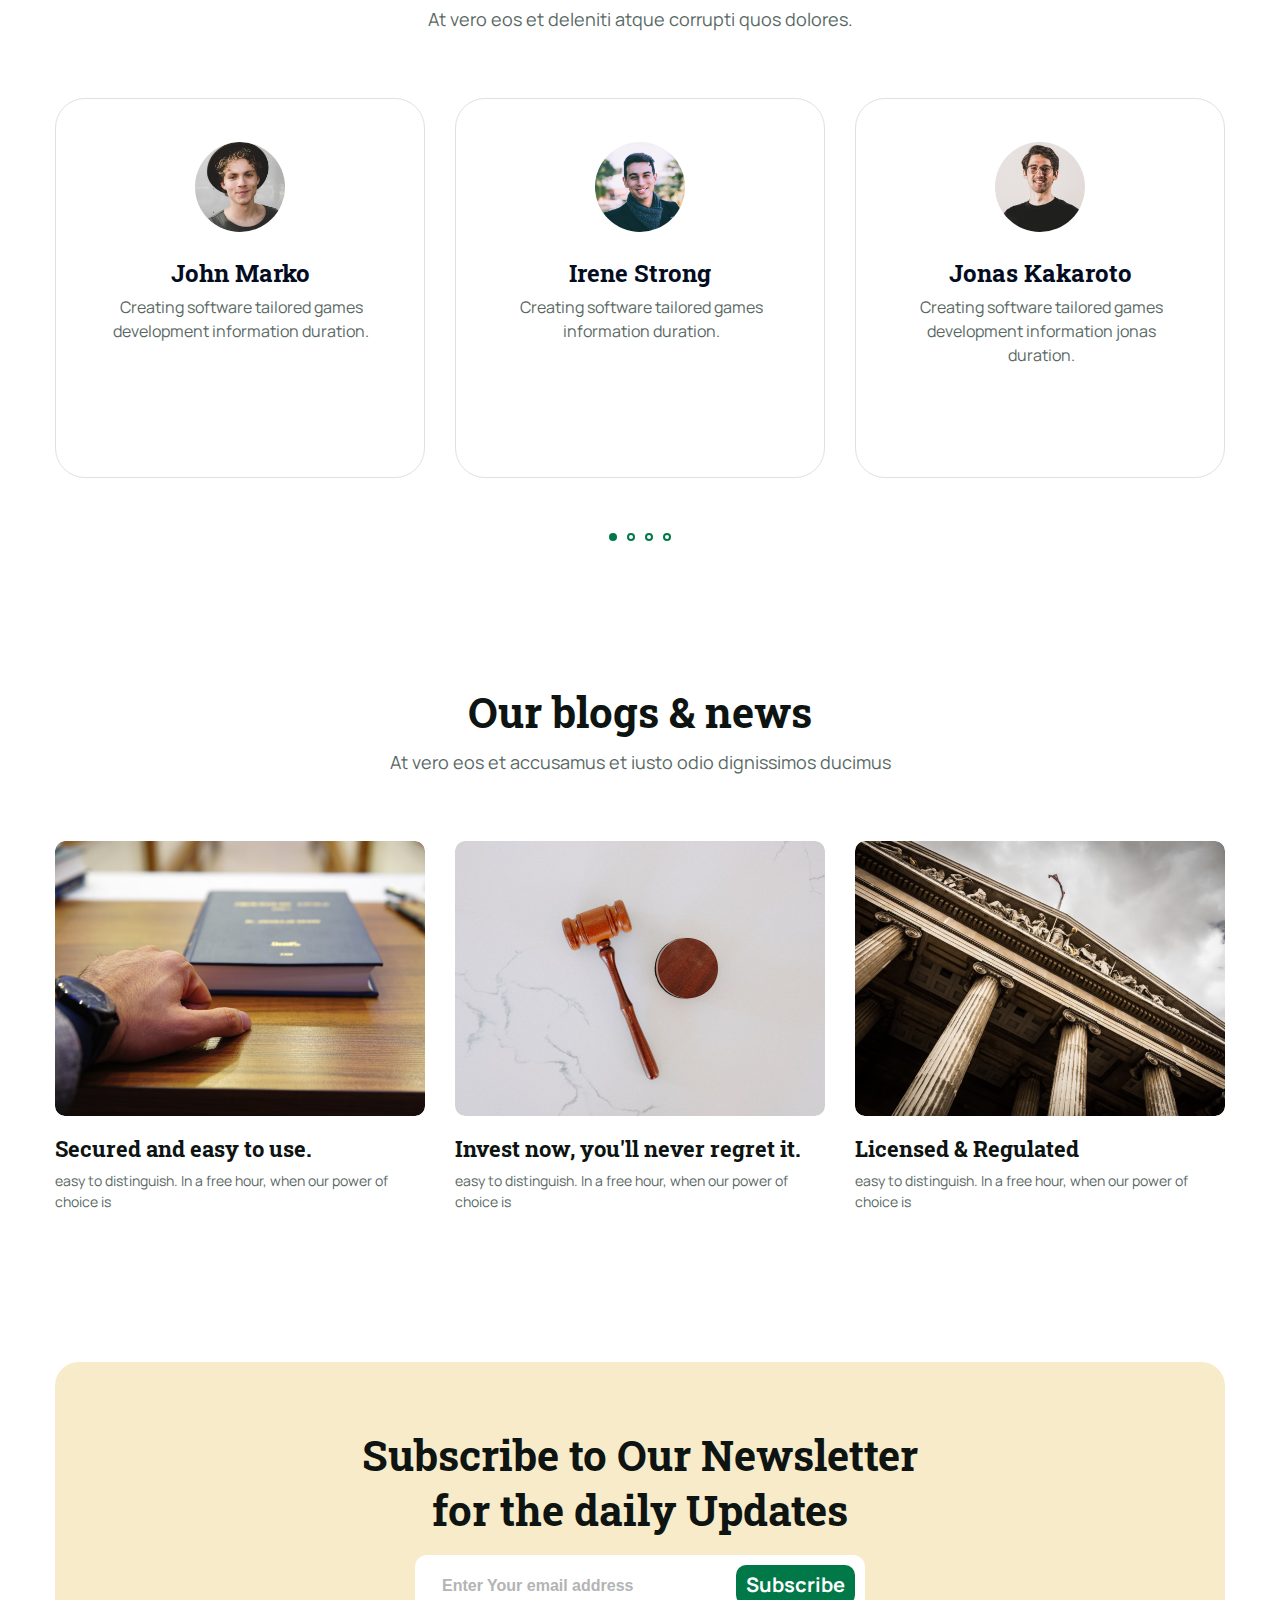
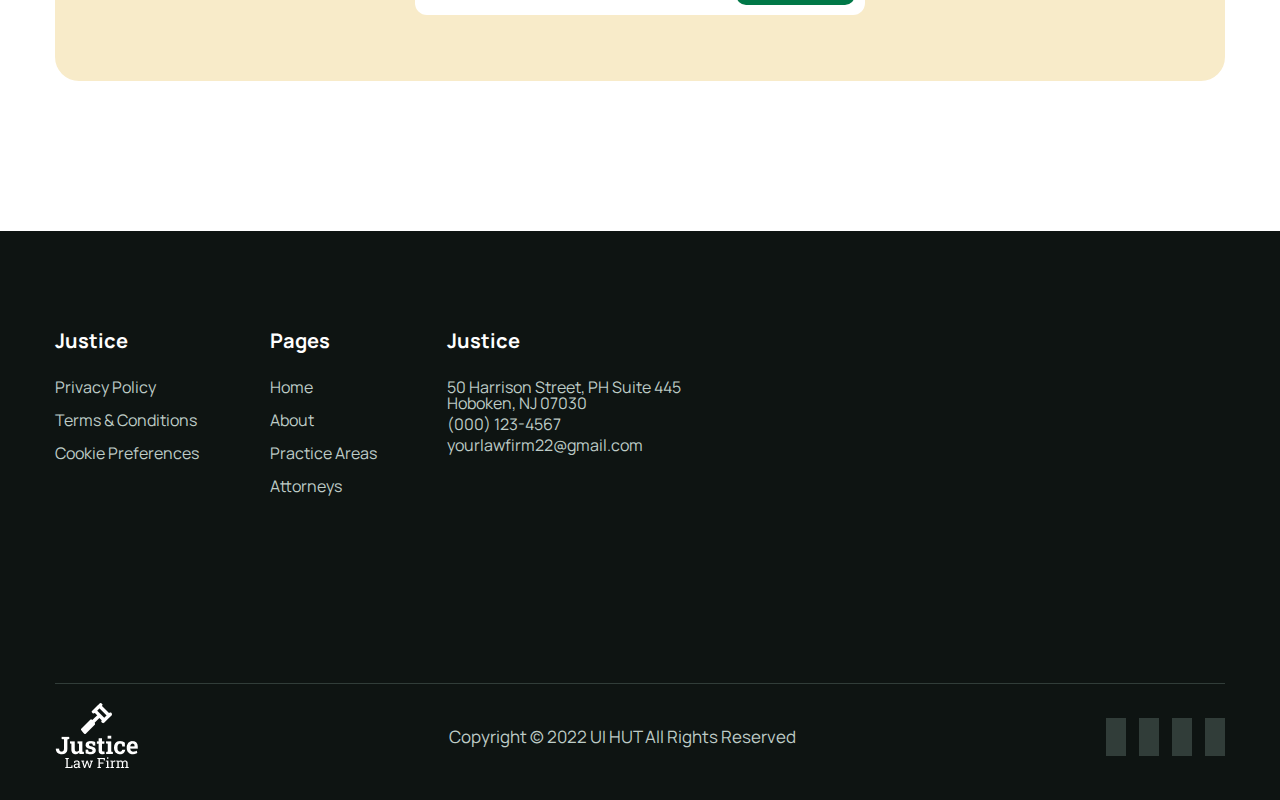
<file: home-unbelievable.html>
<!DOCTYPE html>
<html lang="en">
    <head>
        <meta charset="UTF-8" />
        <meta name="viewport" content="width=device-width, initial-scale=1.0" />
        <!-- favicon -->
        <link
            rel="apple-touch-icon"
            sizes="57x57"
            href="./assets/favicon/apple-icon-57x57.png"
        />
        <link
            rel="apple-touch-icon"
            sizes="60x60"
            href="./assets/favicon/apple-icon-60x60.png"
        />
        <link
            rel="apple-touch-icon"
            sizes="72x72"
            href="./assets/favicon/apple-icon-72x72.png"
        />
        <link
            rel="apple-touch-icon"
            sizes="76x76"
            href="./assets/favicon/apple-icon-76x76.png"
        />
        <link
            rel="apple-touch-icon"
            sizes="114x114"
            href="./assets/favicon/apple-icon-114x114.png"
        />
        <link
            rel="apple-touch-icon"
            sizes="120x120"
            href="./assets/favicon/apple-icon-120x120.png"
        />
        <link
            rel="apple-touch-icon"
            sizes="144x144"
            href="./assets/favicon/apple-icon-144x144.png"
        />
        <link
            rel="apple-touch-icon"
            sizes="152x152"
            href="./assets/favicon/apple-icon-152x152.png"
        />
        <link
            rel="apple-touch-icon"
            sizes="180x180"
            href="./assets/favicon/apple-icon-180x180.png"
        />
        <link
            rel="icon"
            type="image/png"
            sizes="192x192"
            href="./assets/favicon/android-icon-192x192.png"
        />
        <link
            rel="icon"
            type="image/png"
            sizes="32x32"
            href="./assets/favicon/favicon-32x32.png"
        />
        <link
            rel="icon"
            type="image/png"
            sizes="96x96"
            href="./assets/favicon/favicon-96x96.png"
        />
        <link
            rel="icon"
            type="image/png"
            sizes="16x16"
            href="./assets/favicon/favicon-16x16.png"
        />
        <link rel="manifest" href="./assets/favicon/manifest.json" />
        <meta name="msapplication-TileColor" content="#ffffff" />
        <meta
            name="msapplication-TileImage"
            content="./assets/favicon/ms-icon-144x144.png"
        />
        <meta name="theme-color" content="#ffffff" />
        <!-- reset.css -->
        <link rel="stylesheet" href="./assets/css/reset.css" />

        <!-- styles.css -->
        <link rel="stylesheet" href="./assets/css/styles.css" />
        <!-- home.css -->
        <link rel="stylesheet" href="./assets/css/home.css" />
        <!-- home-unbelievable -->
        <link rel="stylesheet" href="./assets/css/home-unbelievable.css" />
        <!-- googlefont -->
        <link rel="preconnect" href="https://fonts.googleapis.com" />
        <link rel="preconnect" href="https://fonts.gstatic.com" crossorigin />
        <link
            href="https://fonts.googleapis.com/css2?family=Manrope:wght@400;500;600;700&family=Roboto+Slab:wght@400;700;800&display=swap"
            rel="stylesheet"
        />
        <!-- font-icon -->
        <link
            rel="stylesheet"
            href="https://cdnjs.cloudflare.com/ajax/libs/font-awesome/6.4.0/css/all.min.css"
            integrity="sha512-iecdLmaskl7CVkqkXNQ/ZH/XLlvWZOJyj7Yy7tcenmpD1ypASozpmT/E0iPtmFIB46ZmdtAc9eNBvH0H/ZpiBw=="
            crossorigin="anonymous"
            referrerpolicy="no-referrer"
        />
        <title>Justice</title>
    </head>
    <body>
        <header>
            <div class="container">
                <div class="header-body">
                    <div class="header-body__favicon">
                        <a href="./index.html">
                            <img src="./assets/img/icon-p8.svg" alt="Justice" />
                            <img
                                src="./assets/img/Justice Law Firm.png"
                                alt=""
                            />
                        </a>
                    </div>
                    <nav>
                        <ul class="nav-list" style="list-style: none">
                            <li class="nav-item">
                                <input type="checkbox" id="checkbox" hidden />

                                <label for="checkbox" class="checkbox">
                                    <p class="nav-item__home">Home</p>
                                    <div class="home-item" hidden>
                                        <a href="./home-unbelievable.html"
                                            >lawyer firm Agency</a
                                        >
                                        <p>
                                            Unbelievable Solutions For All Legal
                                            Cases
                                        </p>
                                        <a href="./home-trusted.html"
                                            >lawyer firm Agency</a
                                        >
                                        <p>
                                            Trusted legal solutions for the real
                                            world.
                                        </p>
                                    </div>
                                </label>
                            </li>
                            <li class="nav-item">
                                <a href="./about.html" class="nav-item__link"
                                    >About</a
                                >
                            </li>
                            <li class="nav-item">
                                <a href="./prac.html" class="nav-item__link"
                                    >Practice Areas</a
                                >
                            </li>
                            <li class="nav-item">
                                <a href="./att.html" class="nav-item__link"
                                    >Attorneys</a
                                >
                            </li>
                            <li class="nav-item">
                                <a href="#!" class="nav-item__link" id="t"
                                    >Page</a
                                >
                                <div class="page-menu js-menu">
                                    <ul>
                                        <li>
                                            <a href="./blog.html">Blog</a>
                                        </li>
                                        <li>
                                            <a href="./contact.html">Contact</a>
                                        </li>
                                        <li>
                                            <a href="#!">FAQ</a>
                                        </li>
                                        <li>
                                            <a href="#!">404</a>
                                        </li>
                                        <li>
                                            <a href="./coming.html"
                                                >Coming Soon</a
                                            >
                                        </li>
                                    </ul>
                                </div>
                            </li>
                        </ul>
                    </nav>

                    <div class="phone">
                        <span>Call : </span
                        ><a href="tel:(000)123456789">(000)123456789</a>
                    </div>
                </div>
            </div>
            <section class="hero">
                <div class="container">
                    <div class="hero-body home-un-body">
                        <!-- content -->
                        <div class="hero-body__content home-un-body__content">
                            <h1>Unbelievable Solutions For All Legal Cases</h1>
                            <p class="desc hero-body__desc home-un-body__desc">
                                We support businesses through periods of
                                expansion, Succession, and all other important
                                transitions.
                            </p>
                            <img
                                src="./assets/img/decor-header.png"
                                alt=""
                                class="hero-body__decor"
                            />
                            <button class="hero-body__btn home-un-body__btn">
                                <a href="#!">Get Started </a>
                            </button>
                        </div>
                        <!-- media -->
                        <div class="hero-body__media home-un-body__media">
                            <img
                                src="./assets/img/img-homeUnbellievable.png"
                                alt=""
                            />
                        </div>
                    </div>
                    <!-- search -->
                </div>
            </section>
        </header>

        <main>
            <!-- about us -->
            <section class="about">
                <div class="container">
                    <div class="about-body home-about-body home-un-body">
                        <!-- content -->
                        <div class="about-body__content home-un-body__content">
                            <span
                                class="title about-body__content-title home-un-body__content-title"
                                >About Us</span
                            >
                            <h2
                                class="about-body__content-header home-about-body__content-header home-un-body__content-header"
                            >
                                International law firm based in New York
                            </h2>
                            <p
                                class="desc about-body__content-desc home-un-body__content-desc"
                            >
                                Aenean facilisis, neque a varius porttitor,
                                risus dui tempus libero, dictum aliquet justo
                                enim vitae lorem. Aliquam lacinia lacinia mi ac
                                convallis. Nulla et lacus et risus laoreet
                                consectetur sed non magna.
                            </p>
                            <ul
                                class="home-un-body__content-list"
                                style="list-style: none"
                            >
                                <li>
                                    <i class="fa-solid fa-chevron-right"></i>
                                    Outstanding property
                                </li>
                                <li>
                                    <i class="fa-solid fa-chevron-right"></i>
                                    Professional and exparienced human rnsources
                                </li>
                                <li>
                                    <i class="fa-solid fa-chevron-right"></i>
                                    Provide the best services for users
                                </li>
                            </ul>

                            <button
                                class="about-body__content-btn home-about-body__btn home-un-body__btn"
                            >
                                <a href="#!">Find More</a>
                            </button>
                        </div>

                        <!-- media -->
                        <div
                            class="about-body__media home-about-body__media home-un-about-body__media"
                        >
                            <img src="./assets/img/home-un-about.png" alt="" />
                        </div>
                    </div>
                </div>
            </section>
            <!-- what we do -->
            <section class="about ex">
                <div class="container">
                    <div
                        class="about-body home-about-body home-un-body ex-body"
                    >
                        <!-- media -->
                        <div
                            class="about-body__media home-about-body__media home-un-about-body__media ex-body__media"
                        >
                            <img src="./assets/img/home-un-what.png" alt="" />
                        </div>

                        <!-- content -->
                        <div class="about-body__content home-un-body__content">
                            <span
                                class="title about-body__content-title home-un-body__content-title"
                                >WHAT WE DO</span
                            >
                            <h2
                                class="about-body__content-header home-about-body__content-header home-un-body__content-header"
                            >
                                In-depth legal experience
                            </h2>
                            <p
                                class="desc about-body__content-desc home-un-body__content-desc"
                            >
                                Vim possit eleifend forensibus ea, cibo antiopam
                                pri ea, elit discere percipitur ad nec. At erant
                                voluptatibus cum, vim vivendum expetenda
                                erroribus ad. Mel at numquam delicata, ut ius
                                veri molestie. Et pro amet unum.
                            </p>
                            <ul
                                class="home-un-body__content-list"
                                style="list-style: none"
                            >
                                <li>
                                    <i class="fa-solid fa-chevron-right"></i>
                                    Trusted Advisors
                                </li>
                                <li>
                                    <i class="fa-solid fa-chevron-right"></i>
                                    Professional Support
                                </li>
                                <li>
                                    <i class="fa-solid fa-chevron-right"></i>
                                    Focus & Performance
                                </li>
                            </ul>

                            <button
                                class="about-body__content-btn home-about-body__btn home-un-body__btn"
                            >
                                <a href="#!">Find More</a>
                            </button>
                        </div>
                    </div>
                </div>
            </section>

            <!-- since -->
            <section class="service since">
                <div class="container">
                    <div class="service-body since-body">
                        <span class="title home-service">SINCE 1970</span>
                        <h2
                            class="service-body__header home-service-body__header home-un-since-body__header"
                        >
                            We are Lawyers
                        </h2>
                        <p class="desc since-body__desc">
                            Dolor sit amet, qui ex laudem adolescens. Eripuit
                            tibique adipisci ne nam, quo modus assum in. Elitr
                            senserit vis ad, ridens malorum insolens in has,
                            eros deseruisse ius cu.
                        </p>

                        <!-- media -->
                        <div
                            class="service-body__media home-service-body__media home-un-since-body__media"
                        >
                            <!-- item-01 -->
                            <div
                                class="home-service-body__item home-un-since-body__item"
                            >
                                <span
                                    class="home-service-img home-un-since-img"
                                >
                                    <img
                                        src="./assets/img/since-1.png"
                                        alt=""
                                    />
                                </span>
                                <h3>Auto Accidents</h3>
                                <p>
                                    Fusce commodo iaculis pulvinar. Cras
                                    faucibus facilisis aliquet. Morbi lorem
                                    nulla, bibendum vel bibendum id, aliquet ut
                                    ipsum. Praesent est diam, porta.
                                </p>
                            </div>

                            <!-- item-02 -->
                            <div
                                class="home-service-body__item home-un-since-body__item"
                            >
                                <span
                                    class="home-service-img home-un-since-img"
                                >
                                    <img
                                        src="./assets/img/since-2.png"
                                        alt=""
                                    />
                                </span>
                                <h3>Construction Loans</h3>
                                <p>
                                    Marty has done a lot of work for me and
                                    helped my friends and myself work through
                                    some sticky issues. His staff is
                                    professional and hard working! I recommend
                                    anyone who.
                                </p>
                            </div>

                            <!-- item-03 -->
                            <div
                                class="home-service-body__item home-un-since-body__item"
                            >
                                <span
                                    class="home-service-img home-un-since-img"
                                >
                                    <img
                                        src="./assets/img/since-3.png"
                                        alt=""
                                    />
                                </span>
                                <h3>Real Estate</h3>
                                <p>
                                    Very professional, quick responses to calls,
                                    humble and understanding. Marty has done a
                                    lot of work for me and helped my friends and
                                    myself work through some sticky issues.
                                </p>
                            </div>

                            <!-- item-04 -->
                            <div
                                class="home-service-body__item home-un-since-body__item"
                            >
                                <span
                                    class="home-service-img home-un-since-img"
                                >
                                    <img
                                        src="./assets/img/since-4.png"
                                        alt=""
                                    />
                                </span>
                                <h3>Finance Law</h3>
                                <p>
                                    Very professional, quick responses to calls,
                                    humble and understanding. Marty has done a
                                    lot of work for me and helped my friends and
                                    myself work through some sticky issues.
                                </p>
                            </div>

                            <!-- item-05 -->
                            <div
                                class="home-service-body__item home-un-since-body__item"
                            >
                                <span
                                    class="home-service-img home-un-since-img"
                                >
                                    <img
                                        src="./assets/img/since-5.png"
                                        alt=""
                                    />
                                </span>
                                <h3>Child Abuse</h3>
                                <p>
                                    Marty has done a lot of work for me and
                                    helped my friends and myself work through
                                    some sticky issues. His staff is
                                    professional and hard working! I recommend
                                    anyone who.
                                </p>
                            </div>

                            <!-- item-06 -->
                            <div
                                class="home-service-body__item home-un-since-body__item"
                            >
                                <span
                                    class="home-service-img home-un-since-img"
                                >
                                    <img
                                        src="./assets/img/since-6.png"
                                        alt=""
                                    />
                                </span>
                                <h3>Aviation</h3>
                                <p>
                                    Very professional, quick responses to calls,
                                    humble and understanding. Marty has done a
                                    lot of work for me and helped my friends and
                                    myself work through some sticky issues.
                                </p>
                            </div>
                        </div>
                    </div>
                </div>
            </section>

            <!-- properties -->

            <!-- quantity -->
            <section class="quantity home-un-quantity">
                <div class="container">
                    <div class="quantity-body home-un-quantity-body">
                        <div class="quantity-body_item">
                            <span>10K</span>
                            <span>Global Customers</span>
                        </div>

                        <div class="quantity-body_item">
                            <span>30</span>
                            <span>Years of Experience</span>
                        </div>

                        <div class="quantity-body_item">
                            <span>24</span>
                            <span>Team Experts</span>
                        </div>

                        <div class="quantity-body_item">
                            <span>17</span>
                            <span>Awards & Honors</span>
                        </div>
                    </div>
                </div>
            </section>

            <!-- priority -->
            <section class="priority">
                <div class="container">
                    <div class="priority-body">
                        <div class="priority-body__content">
                            <h2 class="priority-body__header">
                                Your Justice is Our Priority
                            </h2>
                            <p class="priority-body__desc">
                                We had an incredible experience working with
                                Landify and were impressed they made such a big
                                difference in only three weeks. Our team is so
                                grateful for the wonderful improvements they
                                made and their ability to get familiar with the
                                concept so made quickly.
                            </p>
                            <button
                                class="about-body__content-btn home-about-body__btn home-un-body__btn"
                            >
                                <a href="#!">Get Started</a>
                            </button>
                        </div>
                        <div class="priority-body__media">
                            <img src="./assets/img/priority-img.png" alt="" />
                        </div>
                    </div>
                </div>
            </section>

            <!-- consul -->
            <section class="priority consul">
                <div class="container">
                    <div class="priority-body consul-body">
                        <div class="priority-body__media consul-body__media">
                            <img
                                src="./assets/img/img-homeUnbellievable.png"
                                alt=""
                            />
                        </div>

                        <div
                            class="priority-body__content consul-body__content"
                        >
                            <h2
                                class="priority-body__header consul-body__header"
                            >
                                Need A consultant?
                            </h2>
                            <p class="priority-body__desc consul-body__desc">
                                We had an incredible experience working with
                                Landify and were impressed they made such a big
                                difference in only three weeks. Our team is so
                                grateful for the wonderful improvements they
                                made and their ability to get familiar with the
                                concept so made quickly.
                            </p>
                            <button
                                class="about-body__content-btn home-about-body__btn home-un-body__btn"
                            >
                                <a href="#!">Get Started</a>
                            </button>
                        </div>
                    </div>
                </div>
            </section>

            <!-- meet -->
            <section class="meet">
                <div class="container">
                    <div class="meet-body">
                        <h2 class="meet-body__header">Meet OUR TEAM</h2>
                        <p class="meet-body__desc">
                            Creative people fueled with Passion
                        </p>
                        <span class="meet-body__decor"></span>

                        <!-- media -->
                        <div class="meet-body__media">
                            <!-- item-1 -->
                            <article class="staff-item">
                                <figure class="staff-item__img">
                                    <img src="./assets/img/meet-1.png" alt="" />
                                </figure>
                                <h3 class="staff-name">JOHN ANDERSON</h3>
                                <p class="staff-job">FOUNDER</p>
                                <i class="fa-brands fa-twitter"></i>
                                <i class="fa-brands fa-instagram"></i>
                                <i class="fa-brands fa-linkedin"></i>
                            </article>

                            <!-- item-2 -->
                            <article class="staff-item">
                                <figure class="staff-item__img">
                                    <img src="./assets/img/meet-2.png" alt="" />
                                </figure>
                                <h3 class="staff-name">TANAYA NEGANDHI</h3>
                                <p class="staff-job">SENIOR PARTNER</p>
                                <i class="fa-brands fa-twitter"></i>
                                <i class="fa-brands fa-instagram"></i>
                                <i class="fa-brands fa-linkedin"></i>
                            </article>

                            <!-- item-3 -->
                            <article class="staff-item">
                                <figure class="staff-item__img">
                                    <img src="./assets/img/meet-3.png" alt="" />
                                </figure>
                                <h3 class="staff-name">ROBERT SURGEE</h3>
                                <p class="staff-job">LEGAL ADVISOR</p>
                                <i class="fa-brands fa-twitter"></i>
                                <i class="fa-brands fa-instagram"></i>
                                <i class="fa-brands fa-linkedin"></i>
                            </article>
                        </div>
                    </div>
                </div>
            </section>

            <!-- customer -->
            <section class="customer">
                <div class="container">
                    <div class="customer-body">
                        <h2 class="customer-body__header">What Customer Say</h2>
                        <p class="customer-body__desc">
                            At vero eos et deleniti atque corrupti quos dolores.
                        </p>

                        <!-- media -->
                        <div class="customer-body__media">
                            <!-- item-1 -->
                            <div class="customer-body__media-item">
                                <figure class="customer-body__media-img">
                                    <img src="./assets/img/ava-1.jpg" alt="" />
                                </figure>
                                <i class="fa-solid fa-star"></i>
                                <i class="fa-solid fa-star"></i>
                                <i class="fa-solid fa-star"></i>
                                <i class="fa-solid fa-star"></i>
                                <i class="fa-solid fa-star"></i>
                                <h3 class="customer-body__media-name">
                                    John Marko
                                </h3>
                                <p class="customer-body__media-desc">
                                    Creating software tailored games development
                                    information duration.
                                </p>
                            </div>

                            <!-- item-2 -->
                            <div class="customer-body__media-item">
                                <figure class="customer-body__media-img">
                                    <img src="./assets/img/ava-2.jpg" alt="" />
                                </figure>
                                <i class="fa-solid fa-star"></i>
                                <i class="fa-solid fa-star"></i>
                                <i class="fa-solid fa-star"></i>
                                <i class="fa-solid fa-star"></i>
                                <i class="fa-solid fa-star"></i>
                                <h3 class="customer-body__media-name">
                                    Irene Strong
                                </h3>
                                <p class="customer-body__media-desc">
                                    Creating software tailored games information
                                    duration.
                                </p>
                            </div>

                            <!-- item-3 -->
                            <div class="customer-body__media-item">
                                <figure class="customer-body__media-img">
                                    <img src="./assets/img/ava-3.jpg" alt="" />
                                </figure>
                                <i class="fa-solid fa-star"></i>
                                <i class="fa-solid fa-star"></i>
                                <i class="fa-solid fa-star"></i>
                                <i class="fa-solid fa-star"></i>
                                <i class="fa-solid fa-star"></i>
                                <h3 class="customer-body__media-name">
                                    Jonas Kakaroto
                                </h3>
                                <p class="customer-body__media-desc">
                                    Creating software tailored games development
                                    information jonas duration.
                                </p>
                            </div>
                        </div>

                        <div class="dots customer-body__dots">
                            <span class="dot"></span>
                            <span class="dot"></span>
                            <span class="dot"></span>
                            <span class="dot"></span>
                        </div>
                    </div>
                </div>
            </section>

            <!-- blog -->
            <section class="home-un-blog">
                <div class="container">
                    <div class="home-un-blog__body">
                        <h2 class="home-un-blog__body-header">
                            Our blogs & news
                        </h2>
                        <p class="home-un-blog__body-desc">
                            At vero eos et accusamus et iusto odio dignissimos
                            ducimus
                        </p>

                        <!-- media -->
                        <div class="home-un__body-media">
                            <!-- item-1 -->
                            <div class="home-un__body-media-item">
                                <figure class="home-un__body-media-img">
                                    <img src="./assets/img/new-1.png" alt="" />
                                </figure>
                                <h4 class="home-un__body-media-name">
                                    Secured and easy to use.
                                </h4>
                                <p class="home-un__body-media-desc">
                                    easy to distinguish. In a free hour, when
                                    our power of choice is
                                </p>
                            </div>

                            <!-- item-2 -->
                            <div class="home-un__body-media-item">
                                <figure class="home-un__body-media-img">
                                    <img src="./assets/img/new-2.png" alt="" />
                                </figure>
                                <h4 class="home-un__body-media-name">
                                    Invest now, you'll never regret it.
                                </h4>
                                <p class="home-un__body-media-desc">
                                    easy to distinguish. In a free hour, when
                                    our power of choice is
                                </p>
                            </div>

                            <!-- item-3 -->
                            <div class="home-un__body-media-item">
                                <figure class="home-un__body-media-img">
                                    <img src="./assets/img/new-3.png" alt="" />
                                </figure>
                                <h4 class="home-un__body-media-name">
                                    Licensed & Regulated
                                </h4>
                                <p class="home-un__body-media-desc">
                                    easy to distinguish. In a free hour, when
                                    our power of choice is
                                </p>
                            </div>
                        </div>
                    </div>
                </div>
            </section>
            <!-- faq ----------------------lỗi-------------------- -->
            <!-- <section class="faq">
                <div class="container">
                    <div class="faq-body">
                        <span class="title faq-body-title">FAQ</span>
                        <h2 class="faq-body__header">
                            Frequently Asked Questions
                        </h2>
                        <p class="ill">
                            <strong
                                >Can I create ads for different platforms using
                                ABQ only?</strong
                            >
                        </p>
                        <p class="content-hidden">
                            By easily connecting your different ad accounts to
                            WASK, you can publish your ads from a single screen.
                        </p>
                        <p class="ill">
                            <strong
                                >How does creating ads with ABQ help me in my
                                advertising processes?</strong
                            >
                        </p>
                        <p class="content-hidden">
                            By easily connecting your different ad accounts to
                            WASK, you can publish your ads from a single screen.
                        </p>
                        <p class="ill">
                            <strong
                                >Is it any limit on the number of publishing ads
                                in ABQ?</strong
                            >
                        </p>
                        <p class="content-hidden">
                            By easily connecting your different ad accounts to
                            WASK, you can publish your ads from a single screen.
                        </p>
                        <p class="ill">
                            <strong
                                >Can I use my own images in my designs?</strong
                            >
                        </p>
                        <p class="content-hidden">
                            By easily connecting your different ad accounts to
                            WASK, you can publish your ads from a single screen.
                        </p>
                        <p class="ill">
                            <strong>How can I cancel my subscription?</strong>
                        </p>
                        <p class="content-hidden">
                            By easily connecting your different ad accounts to
                            WASK, you can publish your ads from a single screen.
                        </p>
                        <p class="ill">
                            <strong
                                >How can I manage my inefficient ads that I have
                                identified with A/B testing?</strong
                            >
                        </p>
                        <p class="content-hidden">
                            By easily connecting your different ad accounts to
                            WASK, you can publish your ads from a single screen.
                        </p>
                    </div>
                </div>
            </section> -->

            <!-- sub-->
            <section class="sub home-un-sub">
                <div class="container">
                    <div class="sub-body home-un-sub-body">
                        <h2 class="sub-body__header home-un-sub-body__header">
                            Subscribe to Our Newsletter for the daily Updates
                        </h2>

                        <form action="">
                            <input
                                type="email"
                                id="email"
                                placeholder="Enter Your email address"
                            />
                            <label class="email-c" for="email"
                                ><span>Subscribe</span>
                            </label>
                        </form>
                    </div>
                </div>
            </section>
        </main>

        <footer>
            <div class="footer">
                <div class="container">
                    <div class="footer-body">
                        <!-- column-01 -->
                        <div class="footer-body__item">
                            <span class="footer-body__title">Justice</span>
                            <ul style="list-style: none">
                                <li>
                                    <a href="#!">Privacy Policy</a>
                                </li>
                                <li>
                                    <a href="#!">Terms & Conditions</a>
                                </li>
                                <li>
                                    <a href="#!">Cookie Preferences</a>
                                </li>
                            </ul>
                        </div>

                        <!-- column-02 -->
                        <div class="footer-body__item">
                            <span class="footer-body__title">Pages</span>
                            <ul style="list-style: none">
                                <li>
                                    <a href="#!">Home</a>
                                </li>
                                <li>
                                    <a href="#!">About</a>
                                </li>
                                <li>
                                    <a href="#!">Practice Areas</a>
                                </li>
                                <li>
                                    <a href="#!">Attorneys</a>
                                </li>
                            </ul>
                        </div>

                        <!-- column-03 -->
                        <div class="footer-body__item">
                            <span class="footer-body__title">Justice</span>
                            <p class="address">
                                50 Harrison Street, PH Suite 445 Hoboken, NJ
                                07030
                            </p>
                            <p class="phone">(000) 123-4567</p>
                            <p class="email">yourlawfirm22@gmail.com</p>
                        </div>

                        <!-- column-04 -->
                        <iframe
                            src="https://www.google.com/maps/embed?pb=!1m18!1m12!1m3!1d3918.6698993851223!2d106.72420817473899!3d10.836554089315904!2m3!1f0!2f0!3f0!3m2!1i1024!2i768!4f13.1!3m3!1m2!1s0x317527d42972010f%3A0x141ea8549e47b6a0!2zNTkgxJAuIFPDtCA0OCwgSGnhu4dwIELDrG5oIENow6FuaCwgVGjhu6cgxJDhu6ljLCBUaMOgbmggcGjhu5EgSOG7kyBDaMOtIE1pbmgsIFZp4buHdCBOYW0!5e0!3m2!1svi!2s!4v1686995777785!5m2!1svi!2s"
                            width="600"
                            height="450"
                            style="border: 0"
                            allowfullscreen=""
                            loading="lazy"
                            referrerpolicy="no-referrer-when-downgrade"
                        ></iframe>
                    </div>
                    <div class="social">
                        <img src="./assets/img/f-logo-p8.png" alt="" />
                        <span class="copyright"
                            >Copyright © 2022 UI HUT All Rights Reserved
                        </span>
                        <div class="social-media">
                            <span><i class="fa-brands fa-facebook-f"></i></span>
                            <span
                                ><i class="fa-brands fa-linkedin-in"></i
                            ></span>
                            <span><i class="fa-brands fa-instagram"></i></span>
                            <span><i class="fa-brands fa-twitter"></i></span>
                        </div>
                    </div>
                </div>
            </div>
        </footer>
        <script>
            let link = document.querySelector("#t");
            let js_menu = document.querySelector(".js-menu");
            link.addEventListener("click", () => {
                link.nextElementSibling.classList.toggle("js-menu");
                // alert("hi");
            });
        </script>
    </body>
</html>
</file>
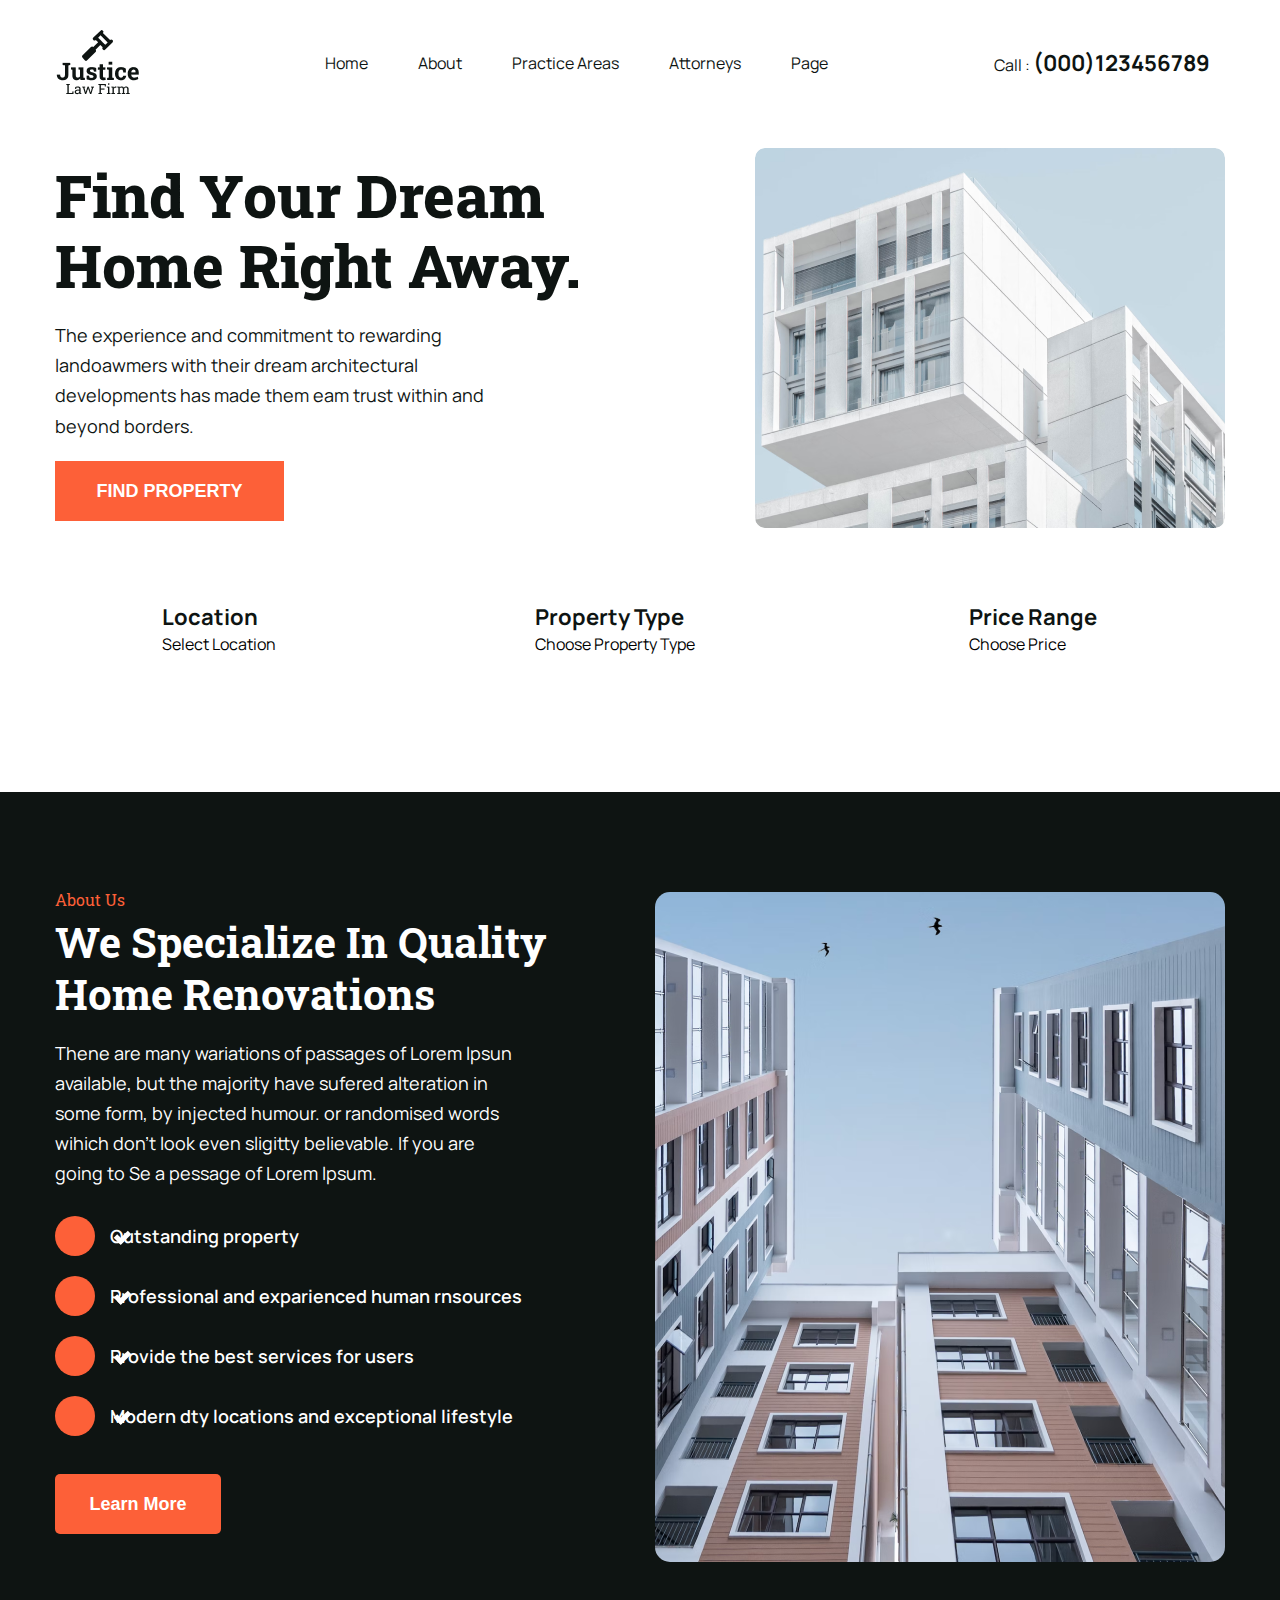
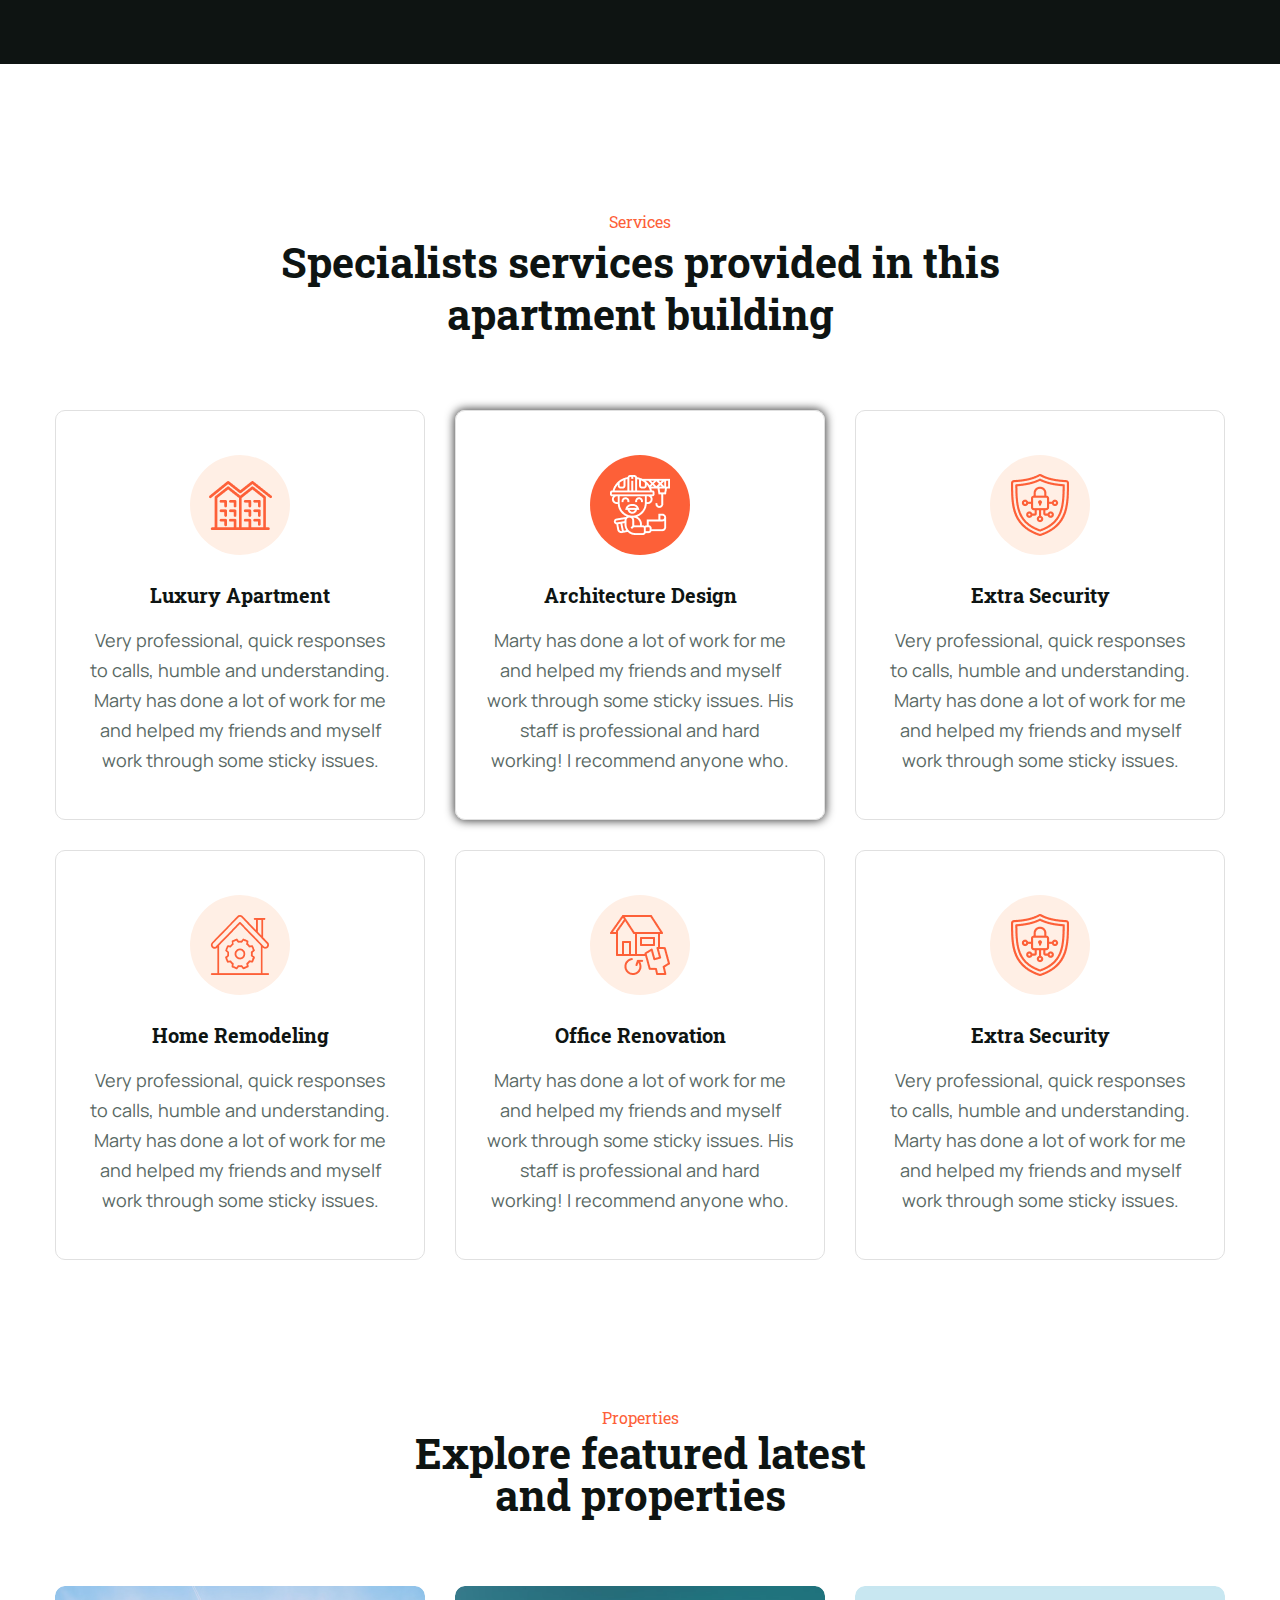
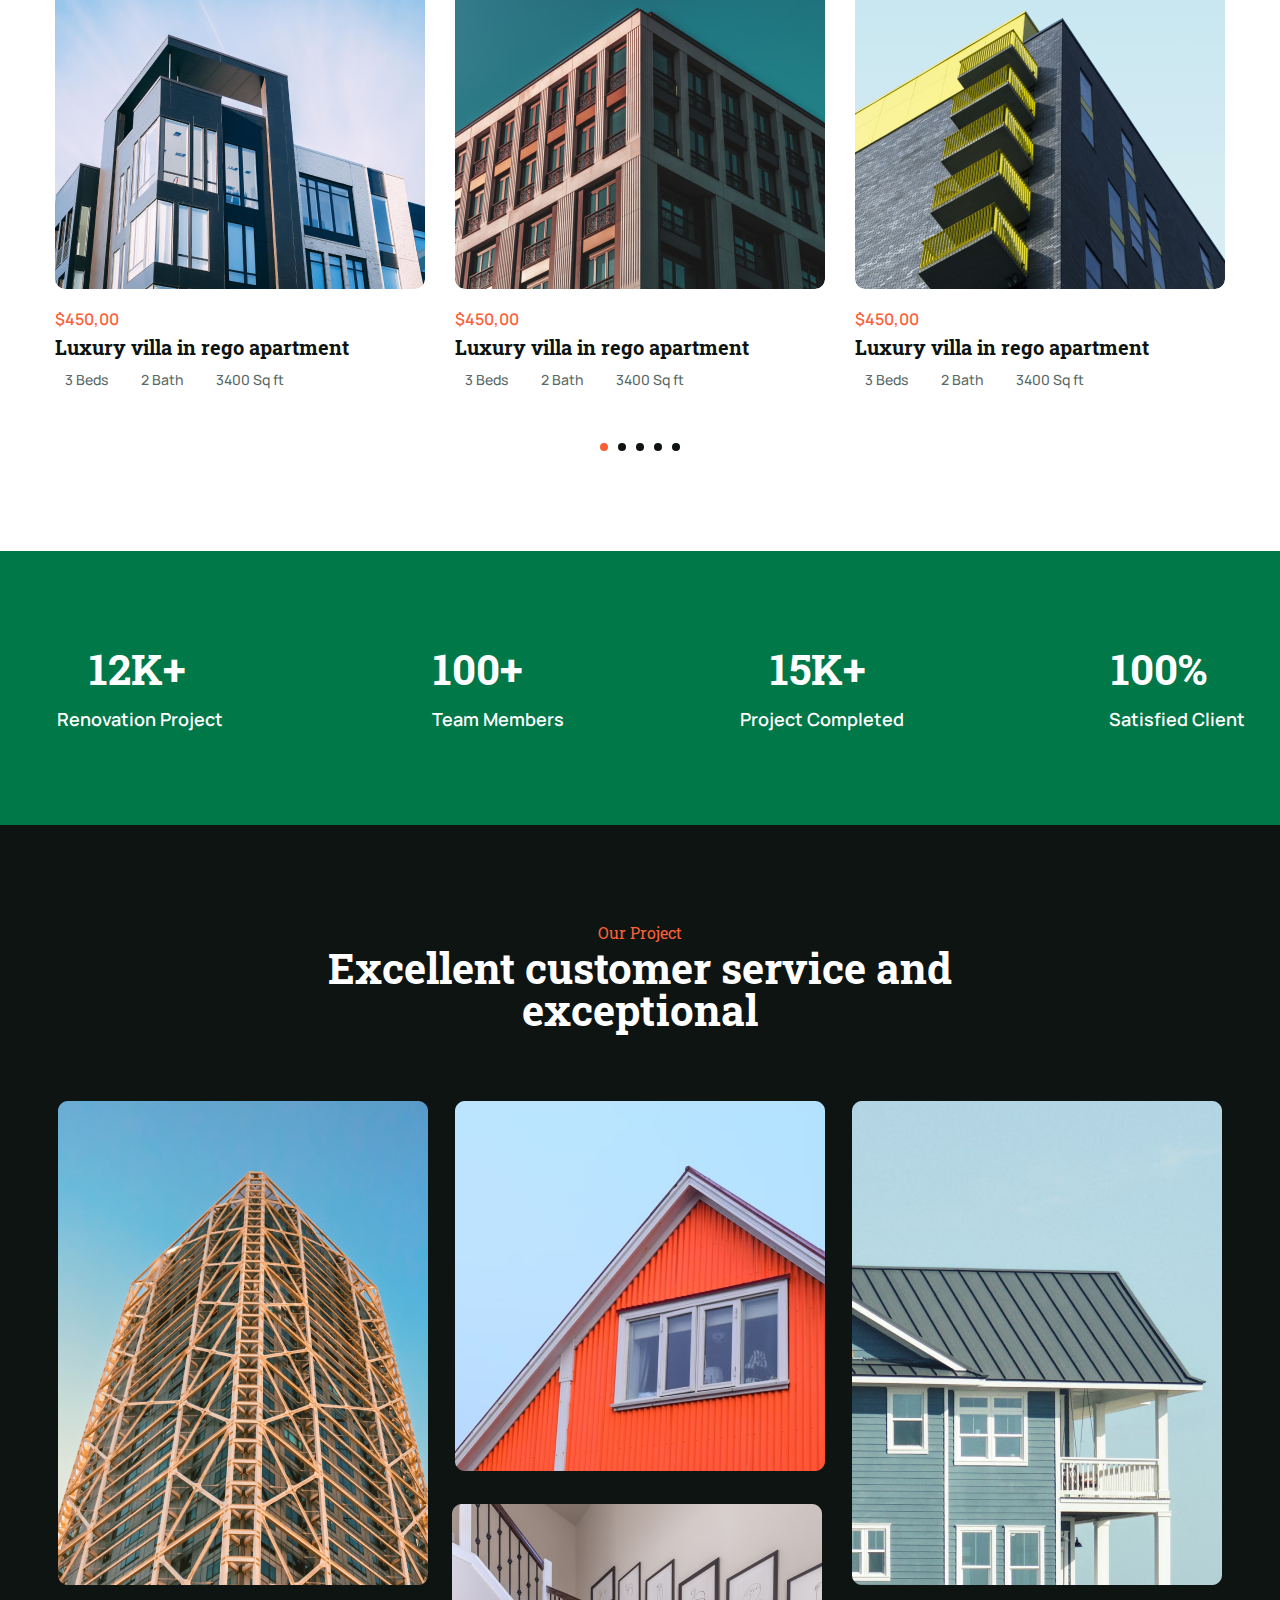
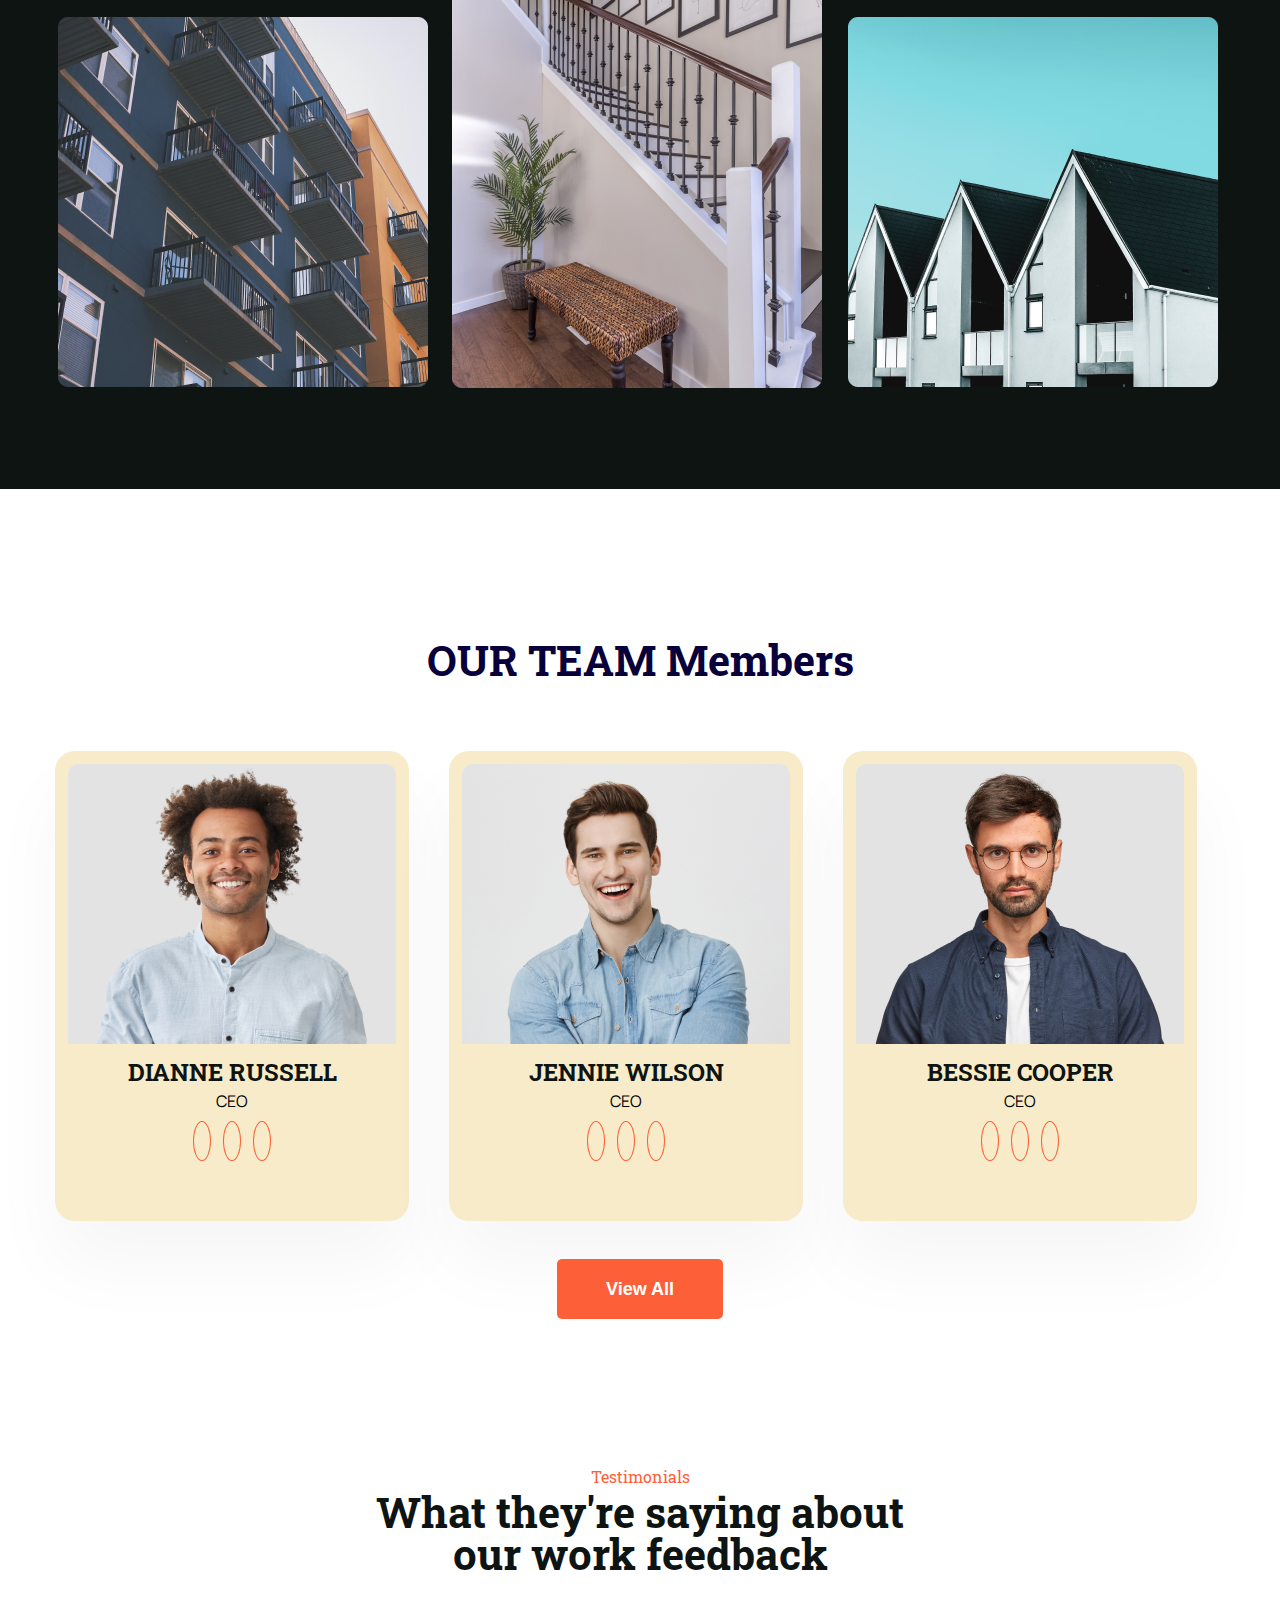
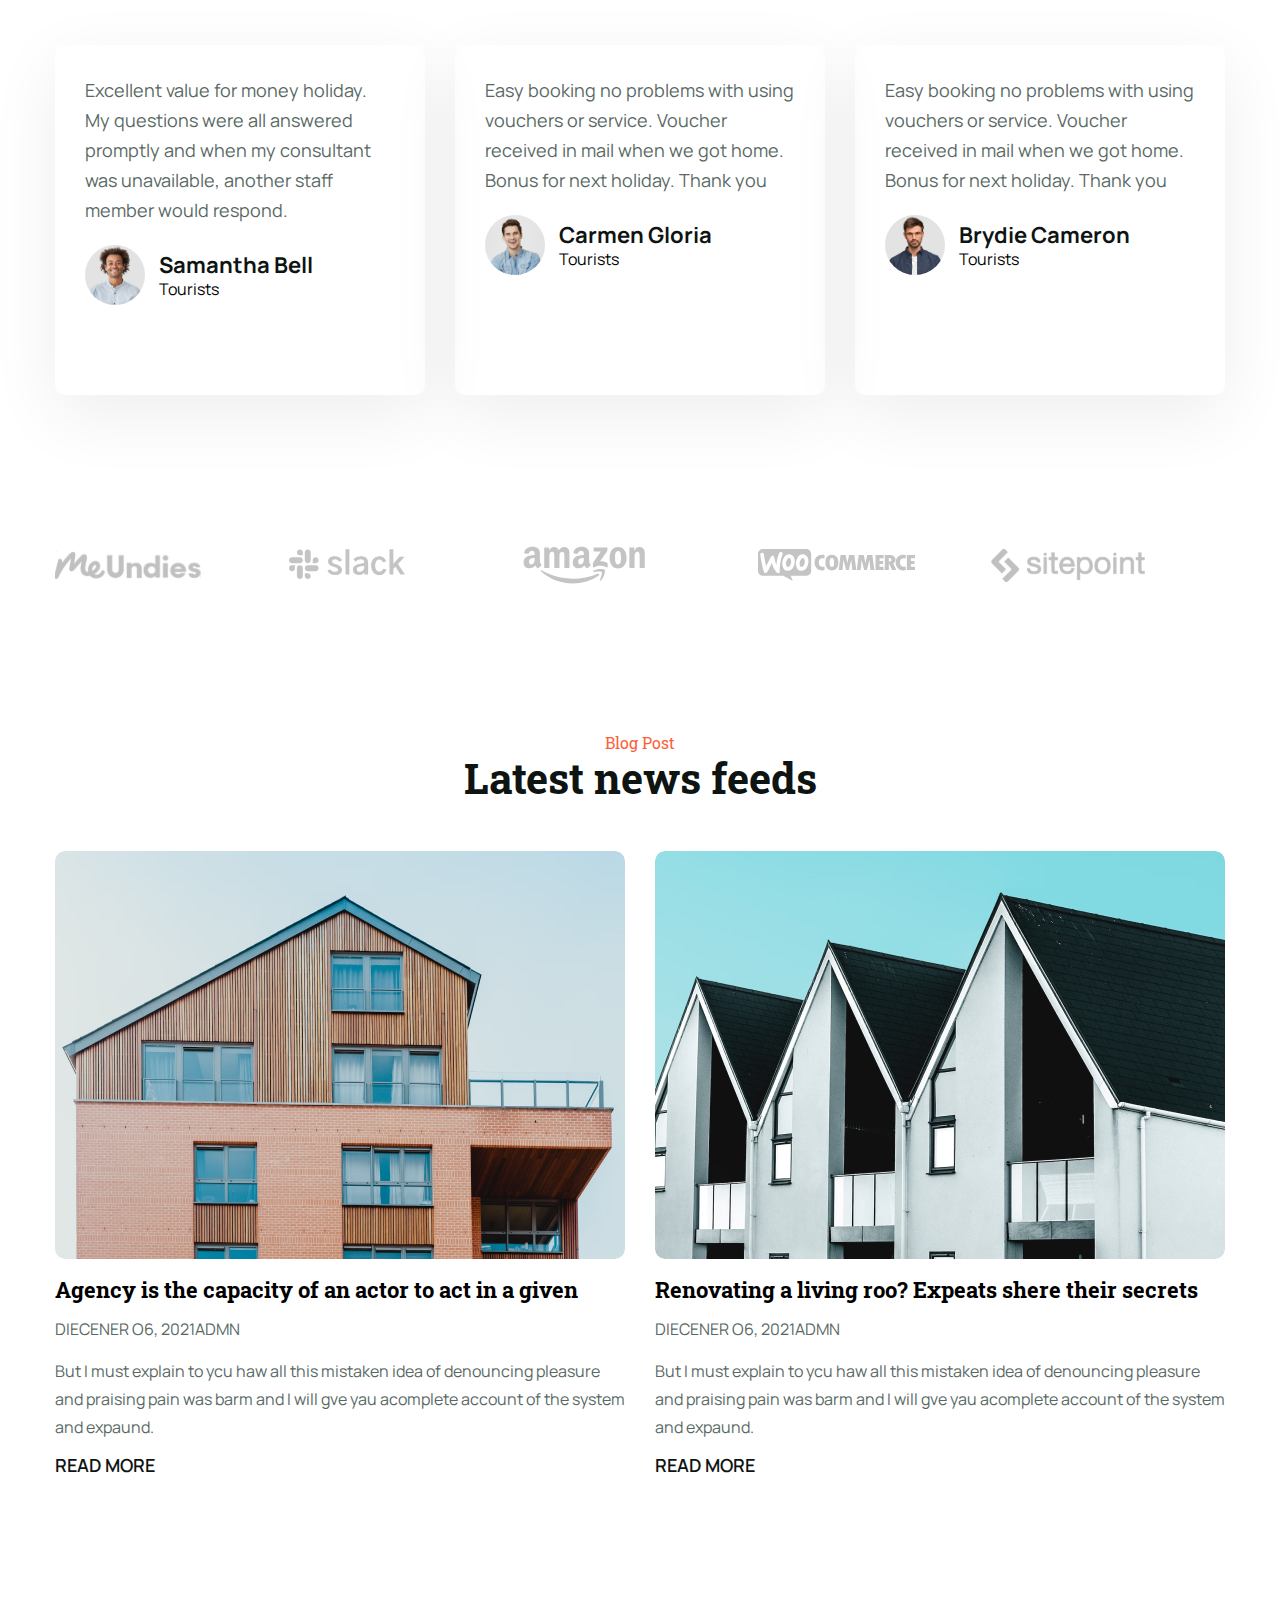
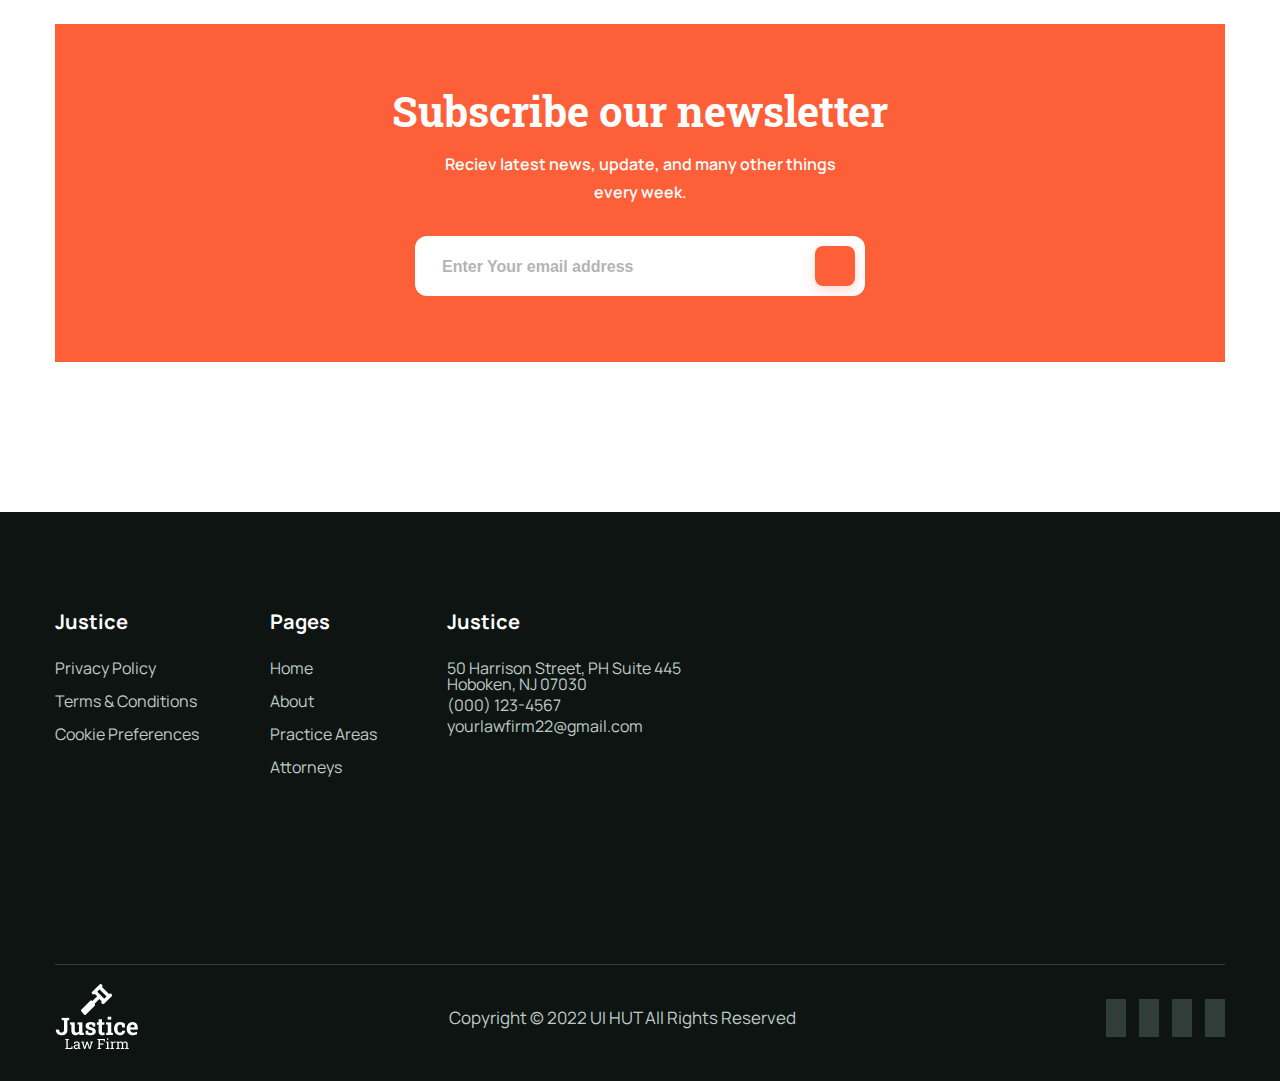
<file: home.html>
<!DOCTYPE html>
<html lang="en">
    <head>
        <meta charset="UTF-8" />
        <meta name="viewport" content="width=device-width, initial-scale=1.0" />
        <!-- favicon -->
        <link
            rel="apple-touch-icon"
            sizes="57x57"
            href="./assets/favicon/apple-icon-57x57.png"
        />
        <link
            rel="apple-touch-icon"
            sizes="60x60"
            href="./assets/favicon/apple-icon-60x60.png"
        />
        <link
            rel="apple-touch-icon"
            sizes="72x72"
            href="./assets/favicon/apple-icon-72x72.png"
        />
        <link
            rel="apple-touch-icon"
            sizes="76x76"
            href="./assets/favicon/apple-icon-76x76.png"
        />
        <link
            rel="apple-touch-icon"
            sizes="114x114"
            href="./assets/favicon/apple-icon-114x114.png"
        />
        <link
            rel="apple-touch-icon"
            sizes="120x120"
            href="./assets/favicon/apple-icon-120x120.png"
        />
        <link
            rel="apple-touch-icon"
            sizes="144x144"
            href="./assets/favicon/apple-icon-144x144.png"
        />
        <link
            rel="apple-touch-icon"
            sizes="152x152"
            href="./assets/favicon/apple-icon-152x152.png"
        />
        <link
            rel="apple-touch-icon"
            sizes="180x180"
            href="./assets/favicon/apple-icon-180x180.png"
        />
        <link
            rel="icon"
            type="image/png"
            sizes="192x192"
            href="./assets/favicon/android-icon-192x192.png"
        />
        <link
            rel="icon"
            type="image/png"
            sizes="32x32"
            href="./assets/favicon/favicon-32x32.png"
        />
        <link
            rel="icon"
            type="image/png"
            sizes="96x96"
            href="./assets/favicon/favicon-96x96.png"
        />
        <link
            rel="icon"
            type="image/png"
            sizes="16x16"
            href="./assets/favicon/favicon-16x16.png"
        />
        <link rel="manifest" href="./assets/favicon/manifest.json" />
        <meta name="msapplication-TileColor" content="#ffffff" />
        <meta
            name="msapplication-TileImage"
            content="./assets/favicon/ms-icon-144x144.png"
        />
        <meta name="theme-color" content="#ffffff" />
        <!-- reset.css -->
        <link rel="stylesheet" href="./assets/css/reset.css" />
        <!-- styles.css -->
        <link rel="stylesheet" href="./assets/css/styles.css" />
        <!-- home.css -->
        <link rel="stylesheet" href="./assets/css/home.css" />
        <!-- responsive -->
        <link rel="stylesheet" href="./assets/css/responsive.css" />
        <!-- googlefont -->
        <link rel="preconnect" href="https://fonts.googleapis.com" />
        <link rel="preconnect" href="https://fonts.gstatic.com" crossorigin />
        <link
            href="https://fonts.googleapis.com/css2?family=Manrope:wght@400;500;600;700&family=Roboto+Slab:wght@400;700;800&display=swap"
            rel="stylesheet"
        />
        <!-- font-icon -->
        <link
            rel="stylesheet"
            href="https://cdnjs.cloudflare.com/ajax/libs/font-awesome/6.4.0/css/all.min.css"
            integrity="sha512-iecdLmaskl7CVkqkXNQ/ZH/XLlvWZOJyj7Yy7tcenmpD1ypASozpmT/E0iPtmFIB46ZmdtAc9eNBvH0H/ZpiBw=="
            crossorigin="anonymous"
            referrerpolicy="no-referrer"
        />
        <title>Justice</title>
    </head>
    <body>
        <header>
            <div class="container">
                <span class="mobile-menu" hidden>
                    <i class="fa-solid fa-bars fa-2xl mobile-icon"></i>
                    <div class="phone">
                        <span>Call : </span
                        ><a href="tel:(000)123456789">(000)123456789</a>
                    </div>
                </span>
                <!-- mobile -->

                <div class="mobile-header-body mobile-item_menu">
                    <div class="mobile-header-body__favicon">
                        <a href="./index.html">
                            <img src="./assets/img/icon-p8.svg" alt="Justice" />
                            <img
                                src="./assets/img/Justice Law Firm.png"
                                alt=""
                            />
                        </a>
                    </div>
                    <nav class="mobile-nav">
                        <ul class="mobile-nav-list" style="list-style: none">
                            <li class="nav-item mobile-nav-item">
                                <a href="./home.html" class="nav-item__link"
                                    >Home</a
                                >
                            </li>
                            <li class="nav-item mobile-nav-item">
                                <a href="./about.html" class="nav-item__link"
                                    >About</a
                                >
                            </li>
                            <li class="nav-item mobile-nav-item">
                                <a href="./prac.html" class="nav-item__link"
                                    >Practice Areas</a
                                >
                            </li>
                            <li class="nav-item mobile-nav-item">
                                <a href="./att.html" class="nav-item__link"
                                    >Attorneys</a
                                >
                            </li>
                            <li class="nav-item mobile-nav-item">
                                <a href="#!" class="nav-item__link" id="t"
                                    >Page</a
                                >
                                <div class="page-menu js-menu">
                                    <ul>
                                        <li>
                                            <a href="./blog.html">Blog</a>
                                        </li>
                                        <li>
                                            <a href="./contact.html">Contact</a>
                                        </li>
                                        <li>
                                            <a href="#!">FAQ</a>
                                        </li>
                                        <li>
                                            <a href="#!">404</a>
                                        </li>
                                        <li>
                                            <a href="./coming.html"
                                                >Coming Soon</a
                                            >
                                        </li>
                                    </ul>
                                </div>
                            </li>
                        </ul>
                    </nav>
                </div>
                <!-- pc -->
                <div class="header-body">
                    <div class="header-body__favicon">
                        <a href="./index.html">
                            <img src="./assets/img/icon-p8.svg" alt="Justice" />
                            <img
                                src="./assets/img/Justice Law Firm.png"
                                alt=""
                            />
                        </a>
                    </div>
                    <nav>
                        <ul class="nav-list" style="list-style: none">
                            <li class="nav-item">
                                <input type="checkbox" id="checkbox" hidden />

                                <label for="checkbox" class="checkbox">
                                    <p class="nav-item__home">Home</p>
                                    <div class="home-item" hidden>
                                        <a href="./home-unbelievable.html"
                                            >lawyer firm Agency</a
                                        >
                                        <p>
                                            Unbelievable Solutions For All Legal
                                            Cases
                                        </p>
                                        <a href="./home-trusted.html"
                                            >lawyer firm Agency</a
                                        >
                                        <p>
                                            Trusted legal solutions for the real
                                            world.
                                        </p>
                                    </div>
                                </label>
                            </li>
                            <li class="nav-item">
                                <a href="./about.html" class="nav-item__link"
                                    >About</a
                                >
                            </li>
                            <li class="nav-item">
                                <a href="./prac.html" class="nav-item__link"
                                    >Practice Areas</a
                                >
                            </li>
                            <li class="nav-item">
                                <a href="./att.html" class="nav-item__link"
                                    >Attorneys</a
                                >
                            </li>
                            <li class="nav-item">
                                <a href="#!" class="nav-item__link z" id="t"
                                    >Page</a
                                >
                                <div class="page-menu js-menu">
                                    <ul>
                                        <li>
                                            <a href="./blog.html">Blog</a>
                                        </li>
                                        <li>
                                            <a href="./contact.html">Contact</a>
                                        </li>
                                        <li>
                                            <a href="#!">FAQ</a>
                                        </li>
                                        <li>
                                            <a href="#!">404</a>
                                        </li>
                                        <li>
                                            <a href="./coming.html"
                                                >Coming Soon</a
                                            >
                                        </li>
                                    </ul>
                                </div>
                            </li>
                        </ul>
                    </nav>

                    <div class="phone">
                        <span>Call : </span
                        ><a href="tel:(000)123456789">(000)123456789</a>
                    </div>
                </div>
            </div>
            <section class="hero">
                <div class="container">
                    <div class="hero-body home-body">
                        <!-- content -->
                        <div class="hero-body__content home-body__content">
                            <h1>Find Your Dream Home Right Away.</h1>
                            <p class="desc hero-body__desc">
                                The experience and commitment to rewarding
                                landoawmers with their dream architectural
                                developments has made them eam trust within and
                                beyond borders.
                            </p>
                            <button class="hero-body__btn">
                                <a href="#!">FIND PROPERTY </a>
                                <i class="fa-solid fa-chevron-right"></i>
                            </button>
                        </div>
                        <!-- media -->
                        <div class="hero-body__media">
                            <img src="./assets/img/home-img.png" alt="" />
                        </div>
                    </div>
                    <!-- search -->
                    <div class="search-info">
                        <div class="search-info__item">
                            <i class="fa-solid fa-location-dot"></i>
                            <div class="location">
                                <span>Location</span>
                                <span>Select Location</span
                                ><i class="fa-solid fa-chevron-down"></i>
                            </div>
                        </div>

                        <div class="search-info__item">
                            <i class="fa-solid fa-house"></i>
                            <div class="location">
                                <span>Property Type</span>
                                <span>Choose Property Type</span
                                ><i class="fa-solid fa-chevron-down"></i>
                            </div>
                        </div>

                        <div class="search-info__item">
                            <i class="fa-solid fa-folder-closed"></i>
                            <div class="location">
                                <span>Price Range</span>
                                <span>Choose Price</span
                                ><i class="fa-solid fa-chevron-down"></i>
                            </div>
                        </div>
                    </div>
                </div>
            </section>
        </header>

        <main>
            <!-- about us -->
            <section class="about">
                <div class="container">
                    <div class="about-body home-about-body">
                        <!-- content -->
                        <div class="about-body__content">
                            <span class="title about-body__content-title"
                                >About Us</span
                            >
                            <h2
                                class="about-body__content-header home-about-body__content-header"
                            >
                                We Specialize In Quality Home Renovations
                            </h2>
                            <p class="desc about-body__content-desc">
                                Thene are many wariations of passages of Lorem
                                lpsun available, but the majority have sufered
                                alteration in some form, by injected humour. or
                                randomised words wihich don't look even sligitty
                                believable. If you are going to Se a pessage of
                                Lorem lpsum.
                            </p>
                            <ul
                                class="about-body__content-list"
                                style="list-style: none"
                            >
                                <li>Outstanding property</li>
                                <li>
                                    Professional and exparienced human rnsources
                                </li>
                                <li>Provide the best services for users</li>
                                <li>
                                    Modern dty locations and exceptional
                                    lifestyle
                                </li>
                            </ul>

                            <button
                                class="about-body__content-btn home-about-body__btn"
                            >
                                <a href="#!">Learn More</a>
                            </button>
                        </div>

                        <!-- media -->
                        <div class="about-body__media home-about-body__media">
                            <img src="./assets/img/home-about-img.png" alt="" />
                        </div>
                    </div>
                </div>
            </section>
            <!-- services -->
            <section class="service">
                <div class="container">
                    <div class="service-body">
                        <span class="title home-service"> Services </span>
                        <h2
                            class="service-body__header home-service-body__header"
                        >
                            Specialists services provided in this apartment
                            building
                        </h2>

                        <!-- media -->
                        <div
                            class="service-body__media home-service-body__media"
                        >
                            <!-- item-01 -->
                            <div class="home-service-body__item">
                                <span class="home-service-img">
                                    <img
                                        src="./assets/img/service-01.png"
                                        alt=""
                                    />
                                </span>
                                <h3>Luxury Apartment</h3>
                                <p>
                                    Very professional, quick responses to calls,
                                    humble and understanding. Marty has done a
                                    lot of work for me and helped my friends and
                                    myself work through some sticky issues.
                                </p>
                            </div>

                            <!-- item-02 -->
                            <div class="home-service-body__item">
                                <span class="home-service-img">
                                    <img
                                        src="./assets/img/service-02.png"
                                        alt=""
                                    />
                                </span>
                                <h3>Architecture Design</h3>
                                <p>
                                    Marty has done a lot of work for me and
                                    helped my friends and myself work through
                                    some sticky issues. His staff is
                                    professional and hard working! I recommend
                                    anyone who.
                                </p>
                            </div>

                            <!-- item-03 -->
                            <div class="home-service-body__item">
                                <span class="home-service-img">
                                    <img
                                        src="./assets/img/service-03.png"
                                        alt=""
                                    />
                                </span>
                                <h3>Extra Security</h3>
                                <p>
                                    Very professional, quick responses to calls,
                                    humble and understanding. Marty has done a
                                    lot of work for me and helped my friends and
                                    myself work through some sticky issues.
                                </p>
                            </div>

                            <!-- item-04 -->
                            <div class="home-service-body__item">
                                <span class="home-service-img">
                                    <img
                                        src="./assets/img/service-04.png"
                                        alt=""
                                    />
                                </span>
                                <h3>Home Remodeling</h3>
                                <p>
                                    Very professional, quick responses to calls,
                                    humble and understanding. Marty has done a
                                    lot of work for me and helped my friends and
                                    myself work through some sticky issues.
                                </p>
                            </div>

                            <!-- item-05 -->
                            <div class="home-service-body__item">
                                <span class="home-service-img">
                                    <img
                                        src="./assets/img/service-05.png"
                                        alt=""
                                    />
                                </span>
                                <h3>Office Renovation</h3>
                                <p>
                                    Marty has done a lot of work for me and
                                    helped my friends and myself work through
                                    some sticky issues. His staff is
                                    professional and hard working! I recommend
                                    anyone who.
                                </p>
                            </div>

                            <!-- item-06 -->
                            <div class="home-service-body__item">
                                <span class="home-service-img">
                                    <img
                                        src="./assets/img/service-03.png"
                                        alt=""
                                    />
                                </span>
                                <h3>Extra Security</h3>
                                <p>
                                    Very professional, quick responses to calls,
                                    humble and understanding. Marty has done a
                                    lot of work for me and helped my friends and
                                    myself work through some sticky issues.
                                </p>
                            </div>
                        </div>
                    </div>
                </div>
            </section>

            <!-- properties -->
            <section class="team proterties">
                <div class="container">
                    <div class="team-body properties-body">
                        <!-- content -->
                        <span class="title">Properties</span>
                        <h2
                            class="team-body__header home-properties-body__header"
                        >
                            Explore featured latest and properties
                        </h2>

                        <!-- media -->
                        <div class="properties-body__media">
                            <!-- item-01 -->
                            <div class="properties-body__media-item">
                                <img
                                    src="./assets/img/properties-img-01.png"
                                    alt=""
                                />
                                <span class="properties-body__media-price">
                                    $450,00
                                </span>
                                <h5 class="properties-body__media-title">
                                    Luxury villa in rego apartment
                                </h5>
                                <div class="properties-body__media-icon">
                                    <i class="fa-solid fa-bed"></i>
                                    <span>3 Beds</span>
                                    <i class="fa-solid fa-bath"></i>
                                    <span>2 Bath</span>
                                    <i class="fa-solid fa-vector-square"></i>
                                    <span>3400 Sq ft</span>
                                </div>
                            </div>

                            <!-- item-02 -->
                            <div class="properties-body__media-item">
                                <img
                                    src="./assets/img/properties-img-02.png"
                                    alt=""
                                />
                                <span class="properties-body__media-price">
                                    $450,00
                                </span>
                                <h5 class="properties-body__media-title">
                                    Luxury villa in rego apartment
                                </h5>
                                <div class="properties-body__media-icon">
                                    <i class="fa-solid fa-bed"></i>
                                    <span>3 Beds</span>
                                    <i class="fa-solid fa-bath"></i>
                                    <span>2 Bath</span>
                                    <i class="fa-solid fa-vector-square"></i>
                                    <span>3400 Sq ft</span>
                                </div>
                            </div>

                            <!-- item-03 -->
                            <div class="properties-body__media-item">
                                <img
                                    src="./assets/img/properties-img-03.png"
                                    alt=""
                                />
                                <span class="properties-body__media-price">
                                    $450,00
                                </span>
                                <h5 class="properties-body__media-title">
                                    Luxury villa in rego apartment
                                </h5>
                                <div class="properties-body__media-icon">
                                    <i class="fa-solid fa-bed"></i>
                                    <span>3 Beds</span>
                                    <i class="fa-solid fa-bath"></i>
                                    <span>2 Bath</span>
                                    <i class="fa-solid fa-vector-square"></i>
                                    <span>3400 Sq ft</span>
                                </div>
                            </div>
                        </div>

                        <div class="dots">
                            <span class="dot"></span>
                            <span class="dot"></span>
                            <span class="dot"></span>
                            <span class="dot"></span>
                            <span class="dot"></span>
                        </div>
                    </div>
                </div>
            </section>

            <!-- quantity -->
            <section class="quantity home-quantity">
                <div class="container">
                    <div class="quantity-body home-quantity-body">
                        <div class="quantity-body_item">
                            <span>12K+</span>
                            <span>Renovation Project</span>
                        </div>

                        <div class="quantity-body_item">
                            <span>100+</span>
                            <span>Team Members</span>
                        </div>

                        <div class="quantity-body_item">
                            <span>15K+</span>
                            <span>Project Completed</span>
                        </div>

                        <div class="quantity-body_item">
                            <span>100%</span>
                            <span>Satisfied Client</span>
                        </div>
                    </div>
                </div>
            </section>

            <!-- our project -->
            <section class="team project home-project">
                <div class="container">
                    <div class="team-body properties-body home-properties-body">
                        <!-- content -->
                        <span class="title">Our Project</span>
                        <h2 class="team-body__header project-body__header">
                            Excellent customer service and exceptional
                        </h2>

                        <!-- media -->
                        <div
                            class="project-body__media home-project-body__media"
                        >
                            <div class="container-grid home-container-grid">
                                <div class="i2">
                                    <img
                                        src="./assets/img/project-2.png"
                                        alt=""
                                    />
                                </div>
                                <div class="i1">
                                    <img
                                        src="./assets/img/project-1.png"
                                        alt=""
                                    />
                                </div>
                                <div class="i3">
                                    <img
                                        src="./assets/img/project-03.png"
                                        alt=""
                                    />
                                </div>
                                <div class="i4">
                                    <img
                                        src="./assets/img/project-04.png"
                                        alt=""
                                    />
                                </div>
                                <div class="i5">
                                    <img
                                        src="./assets/img/project-05.png"
                                        alt=""
                                    />
                                </div>
                                <div class="i6">
                                    <img
                                        src="./assets/img/project-06.png"
                                        alt=""
                                    />
                                </div>
                            </div>
                        </div>
                    </div>
                </div>
            </section>

            <!--member -->
            <section class="member">
                <div class="container">
                    <div class="member-body">
                        <h2 class="member-body__header">OUR TEAM Members</h2>

                        <!-- media -->
                        <div class="member-body__media">
                            <div class="member-body__media-item">
                                <img src="./assets/img/member-1.png" alt="" />
                                <span>DIANNE RUSSELL</span>
                                <span>ceo</span>
                                <span class="member-body__media-icon"
                                    ><i class="fa-brands fa-facebook-f"></i
                                ></span>
                                <span class="member-body__media-icon"
                                    ><i class="fa-brands fa-twitter"></i
                                ></span>
                                <span class="member-body__media-icon"
                                    ><i class="fa-brands fa-linkedin-in"></i
                                ></span>
                            </div>

                            <div class="member-body__media-item">
                                <img src="./assets/img/member-2.png" alt="" />
                                <span>JENNIE WILSON</span>
                                <span>ceo</span>
                                <span class="member-body__media-icon"
                                    ><i class="fa-brands fa-facebook-f"></i
                                ></span>
                                <span class="member-body__media-icon"
                                    ><i class="fa-brands fa-twitter"></i
                                ></span>
                                <span class="member-body__media-icon"
                                    ><i class="fa-brands fa-linkedin-in"></i
                                ></span>
                            </div>

                            <div class="member-body__media-item">
                                <img src="./assets/img/member-3.png" alt="" />
                                <span>BESSIE COOPER</span>
                                <span>ceo</span>
                                <span class="member-body__media-icon"
                                    ><i class="fa-brands fa-facebook-f"></i
                                ></span>
                                <span class="member-body__media-icon"
                                    ><i class="fa-brands fa-twitter"></i
                                ></span>
                                <span class="member-body__media-icon"
                                    ><i class="fa-brands fa-linkedin-in"></i
                                ></span>
                            </div>
                        </div>

                        <button
                            class="about-body__content-btn home-about-body__btn"
                        >
                            <a href="#!">View All</a>
                        </button>
                    </div>
                </div>
            </section>

            <!-- feedback -->
            <section class="team proterties feedback">
                <div class="container">
                    <div class="team-body properties-body feedback-body">
                        <!-- content -->
                        <span class="title">Testimonials</span>
                        <h2
                            class="team-body__header home-properties-body__header feedback-body__header"
                        >
                            What they're saying about our work feedback
                        </h2>

                        <!-- media -->
                        <div class="feedback-body__media">
                            <div class="feedback-body__media-item">
                                <p class="feedback-body__media-desc">
                                    Excellent value for money holiday. My
                                    questions were all answered promptly and
                                    when my consultant was unavailable, another
                                    staff member would respond.
                                </p>
                                <div class="info-name">
                                    <img
                                        src="./assets/img/member-1.png"
                                        alt=""
                                    />
                                    <div class="name">
                                        <span>Samantha Bell</span>
                                        <span>Tourists</span>
                                    </div>
                                </div>
                                <i class="fa-solid fa-star"></i>
                                <i class="fa-solid fa-star"></i>
                                <i class="fa-solid fa-star"></i>
                                <i class="fa-solid fa-star"></i>
                                <i class="fa-solid fa-star"></i>
                            </div>

                            <div class="feedback-body__media-item">
                                <p class="feedback-body__media-desc">
                                    Easy booking no problems with using vouchers
                                    or service. Voucher received in mail when we
                                    got home. Bonus for next holiday. Thank you
                                </p>
                                <div class="info-name">
                                    <img
                                        src="./assets/img/member-2.png"
                                        alt=""
                                    />
                                    <div class="name">
                                        <span>Carmen Gloria</span>
                                        <span>Tourists</span>
                                    </div>
                                </div>
                                <i class="fa-solid fa-star"></i>
                                <i class="fa-solid fa-star"></i>
                                <i class="fa-solid fa-star"></i>
                                <i class="fa-solid fa-star"></i>
                                <i class="fa-regular fa-star"></i>
                            </div>

                            <div class="feedback-body__media-item">
                                <p class="feedback-body__media-desc">
                                    Easy booking no problems with using vouchers
                                    or service. Voucher received in mail when we
                                    got home. Bonus for next holiday. Thank you
                                </p>
                                <div class="info-name">
                                    <img
                                        src="./assets/img/member-3.png"
                                        alt=""
                                    />
                                    <div class="name">
                                        <span>Brydie Cameron</span>
                                        <span>Tourists</span>
                                    </div>
                                </div>
                                <i class="fa-solid fa-star"></i>
                                <i class="fa-solid fa-star"></i>
                                <i class="fa-solid fa-star"></i>
                                <i class="fa-solid fa-star"></i>
                                <i class="fa-solid fa-star"></i>
                            </div>
                        </div>
                    </div>
                </div>
            </section>

            <!-- trademark -->
            <section class="trademark">
                <div class="container">
                    <div class="trademark-body">
                        <img src="./assets/img/img-1.svg" alt="" />
                        <img src="./assets/img/img-2.svg" alt="" />
                        <img src="./assets/img/img-3.svg" alt="" />
                        <img src="./assets/img/img-4.svg" alt="" />
                        <img src="./assets/img/img-5.svg" alt="" />
                    </div>
                </div>
            </section>

            <!-- blog -->
            <section class="blog">
                <div class="container">
                    <div class="blog-body">
                        <span class="title blog-body__title">Blog Post</span>
                        <h2 class="blog-body__header">Latest news feeds</h2>

                        <!-- media -->
                        <div class="blog-body__media">
                            <div class="blog-body__media-item">
                                <img src="./assets/img/blog-1.png" alt="" />
                                <h3>
                                    Agency is the capacity of an actor to act in
                                    a given
                                </h3>
                                <p class="blog-body__media-time">
                                    DIECENER O6, 2021ADMN
                                </p>
                                <p class="blog-body__media-desc">
                                    But I must explain to ycu haw all this
                                    mistaken idea of denouncing pleasure and
                                    praising pain was barm and I will gve yau
                                    acomplete account of the system and expaund.
                                </p>
                                <a href="#!">READ MORE</a>
                            </div>

                            <div class="blog-body__media-item">
                                <img src="./assets/img/blog-2.png" alt="" />
                                <h3>
                                    Renovating a living roo? Expeats shere their
                                    secrets
                                </h3>
                                <p class="blog-body__media-time">
                                    DIECENER O6, 2021ADMN
                                </p>
                                <p class="blog-body__media-desc">
                                    But I must explain to ycu haw all this
                                    mistaken idea of denouncing pleasure and
                                    praising pain was barm and I will gve yau
                                    acomplete account of the system and expaund.
                                </p>
                                <a href="#!">READ MORE</a>
                            </div>
                        </div>
                    </div>
                </div>
            </section>

            <!-- faq ----------------------lỗi-------------------- -->
            <!-- <section class="faq">
                <div class="container">
                    <div class="faq-body">
                        <span class="title faq-body-title">FAQ</span>
                        <h2 class="faq-body__header">
                            Frequently Asked Questions
                        </h2>
                        <p class="ill">
                            <strong
                                >Can I create ads for different platforms using
                                ABQ only?</strong
                            >
                        </p>
                        <p class="content-hidden">
                            By easily connecting your different ad accounts to
                            WASK, you can publish your ads from a single screen.
                        </p>
                        <p class="ill">
                            <strong
                                >How does creating ads with ABQ help me in my
                                advertising processes?</strong
                            >
                        </p>
                        <p class="content-hidden">
                            By easily connecting your different ad accounts to
                            WASK, you can publish your ads from a single screen.
                        </p>
                        <p class="ill">
                            <strong
                                >Is it any limit on the number of publishing ads
                                in ABQ?</strong
                            >
                        </p>
                        <p class="content-hidden">
                            By easily connecting your different ad accounts to
                            WASK, you can publish your ads from a single screen.
                        </p>
                        <p class="ill">
                            <strong
                                >Can I use my own images in my designs?</strong
                            >
                        </p>
                        <p class="content-hidden">
                            By easily connecting your different ad accounts to
                            WASK, you can publish your ads from a single screen.
                        </p>
                        <p class="ill">
                            <strong>How can I cancel my subscription?</strong>
                        </p>
                        <p class="content-hidden">
                            By easily connecting your different ad accounts to
                            WASK, you can publish your ads from a single screen.
                        </p>
                        <p class="ill">
                            <strong
                                >How can I manage my inefficient ads that I have
                                identified with A/B testing?</strong
                            >
                        </p>
                        <p class="content-hidden">
                            By easily connecting your different ad accounts to
                            WASK, you can publish your ads from a single screen.
                        </p>
                    </div>
                </div>
            </section> -->

            <!-- sub-->
            <section class="sub">
                <div class="container">
                    <div class="sub-body">
                        <h2 class="sub-body__header">
                            Subscribe our newsletter
                        </h2>
                        <p class="sub-body__desc">
                            Reciev latest news, update, and many other things
                            every week.
                        </p>
                        <form action="">
                            <input
                                type="email"
                                id="email"
                                placeholder="Enter Your email address"
                            />
                            <label class="email-f" for="email"
                                ><i class="fa-solid fa-paper-plane"></i
                            ></label>
                        </form>
                    </div>
                </div>
            </section>
        </main>

        <footer>
            <div class="footer">
                <div class="container">
                    <div class="footer-body">
                        <!-- column-01 -->
                        <div class="footer-body__item">
                            <span class="footer-body__title">Justice</span>
                            <ul style="list-style: none">
                                <li>
                                    <a href="#!">Privacy Policy</a>
                                </li>
                                <li>
                                    <a href="#!">Terms & Conditions</a>
                                </li>
                                <li>
                                    <a href="#!">Cookie Preferences</a>
                                </li>
                            </ul>
                        </div>

                        <!-- column-02 -->
                        <div class="footer-body__item">
                            <span class="footer-body__title">Pages</span>
                            <ul style="list-style: none">
                                <li>
                                    <a href="#!">Home</a>
                                </li>
                                <li>
                                    <a href="#!">About</a>
                                </li>
                                <li>
                                    <a href="#!">Practice Areas</a>
                                </li>
                                <li>
                                    <a href="#!">Attorneys</a>
                                </li>
                            </ul>
                        </div>

                        <!-- column-03 -->
                        <div class="footer-body__item">
                            <span class="footer-body__title">Justice</span>
                            <p class="address">
                                50 Harrison Street, PH Suite 445 Hoboken, NJ
                                07030
                            </p>
                            <p class="phone">(000) 123-4567</p>
                            <p class="email">yourlawfirm22@gmail.com</p>
                        </div>

                        <!-- column-04 -->
                        <iframe
                            src="https://www.google.com/maps/embed?pb=!1m18!1m12!1m3!1d3918.6698993851223!2d106.72420817473899!3d10.836554089315904!2m3!1f0!2f0!3f0!3m2!1i1024!2i768!4f13.1!3m3!1m2!1s0x317527d42972010f%3A0x141ea8549e47b6a0!2zNTkgxJAuIFPDtCA0OCwgSGnhu4dwIELDrG5oIENow6FuaCwgVGjhu6cgxJDhu6ljLCBUaMOgbmggcGjhu5EgSOG7kyBDaMOtIE1pbmgsIFZp4buHdCBOYW0!5e0!3m2!1svi!2s!4v1686995777785!5m2!1svi!2s"
                            width="600"
                            height="450"
                            style="border: 0"
                            allowfullscreen=""
                            loading="lazy"
                            referrerpolicy="no-referrer-when-downgrade"
                        ></iframe>
                    </div>
                    <div class="social">
                        <img src="./assets/img/f-logo-p8.png" alt="" />
                        <span class="copyright"
                            >Copyright © 2022 UI HUT All Rights Reserved
                        </span>
                        <div class="social-media">
                            <span><i class="fa-brands fa-facebook-f"></i></span>
                            <span
                                ><i class="fa-brands fa-linkedin-in"></i
                            ></span>
                            <span><i class="fa-brands fa-instagram"></i></span>
                            <span><i class="fa-brands fa-twitter"></i></span>
                        </div>
                    </div>
                </div>
            </div>
        </footer>
        <script>
            let menu = document.querySelector(".mobile-icon");
            menu.addEventListener("click", () => {
                menu.parentElement.nextElementSibling.classList.toggle(
                    "mobile-header-body"
                );
            });
            let link = document.querySelector(".z");
            let js_menu = document.querySelector(".js-menu");
            link.addEventListener("click", () => {
                link.nextElementSibling.classList.toggle("js-menu");
            });
            let links = document.querySelector("#t");
            let js_menus = document.querySelector(".js-menu");
            links.addEventListener("click", () => {
                links.nextElementSibling.classList.toggle("js-menu");
            });
        </script>
    </body>
</html>
</file>
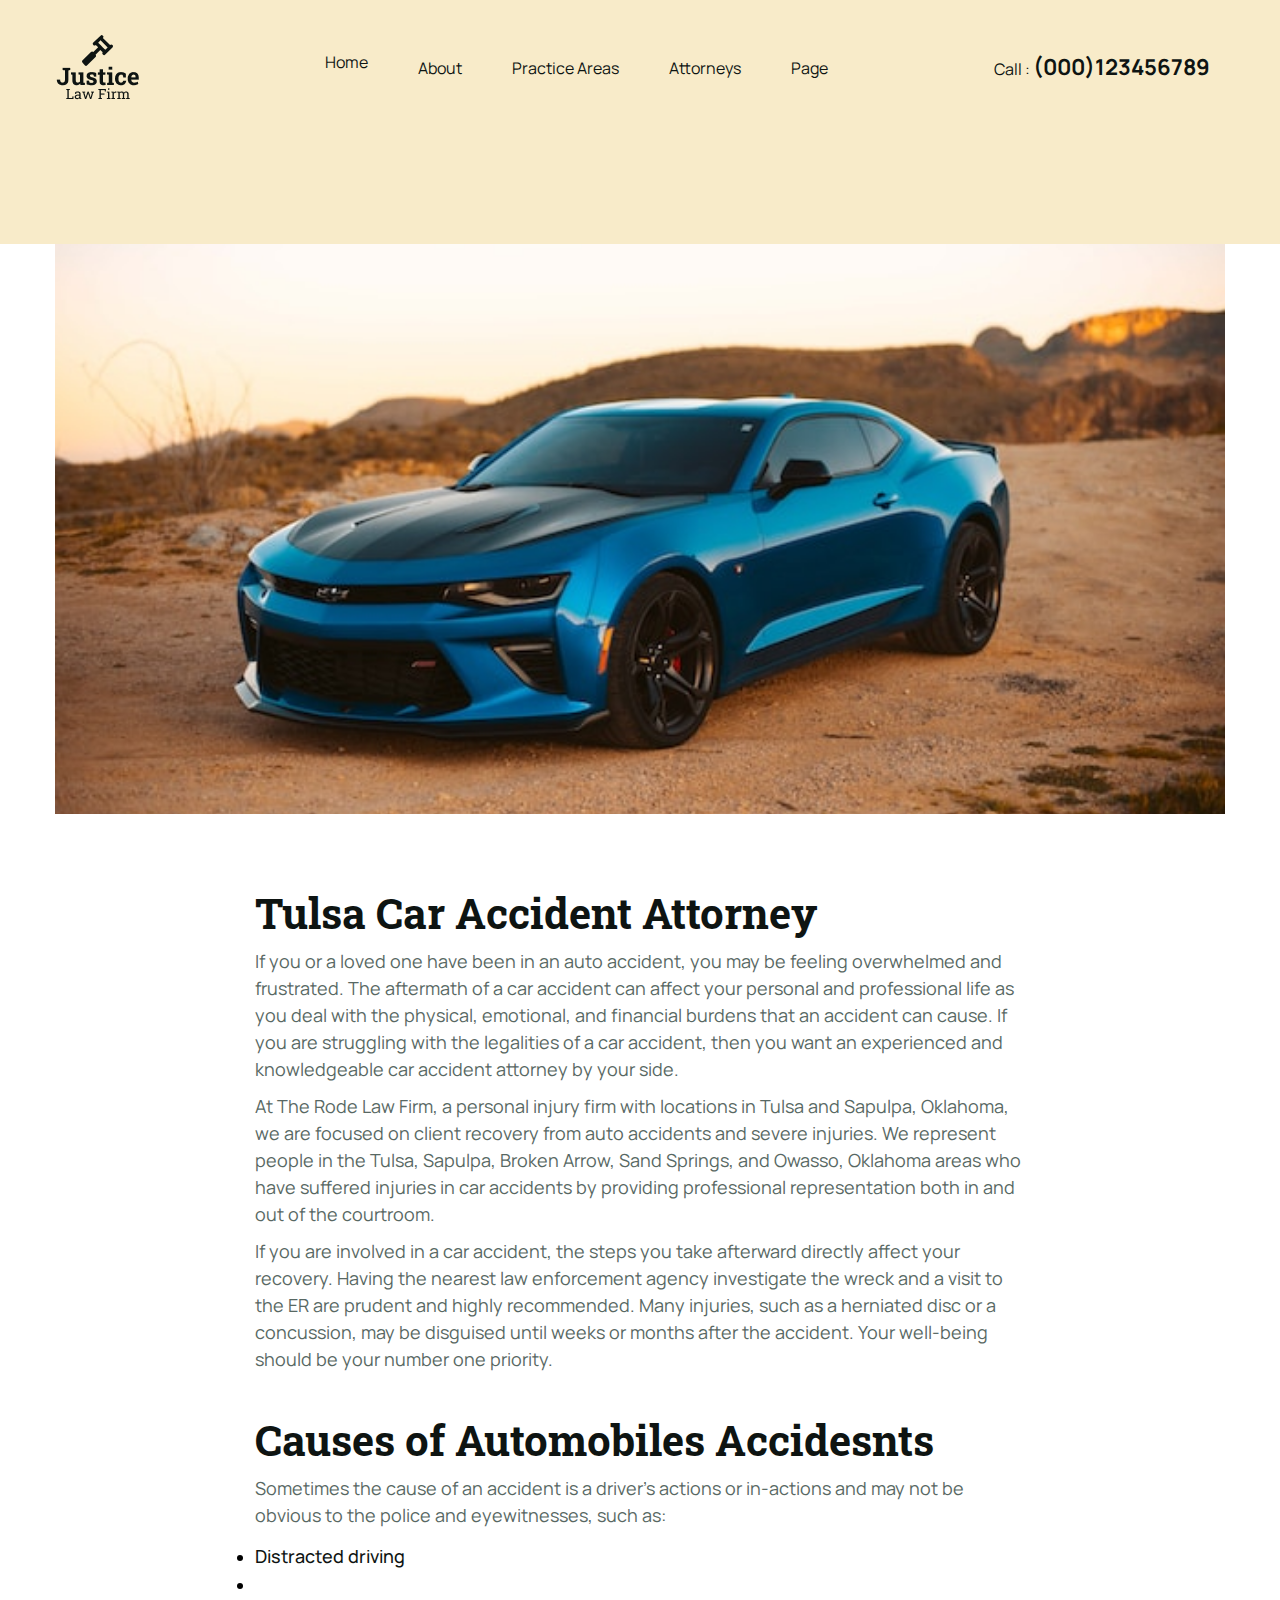
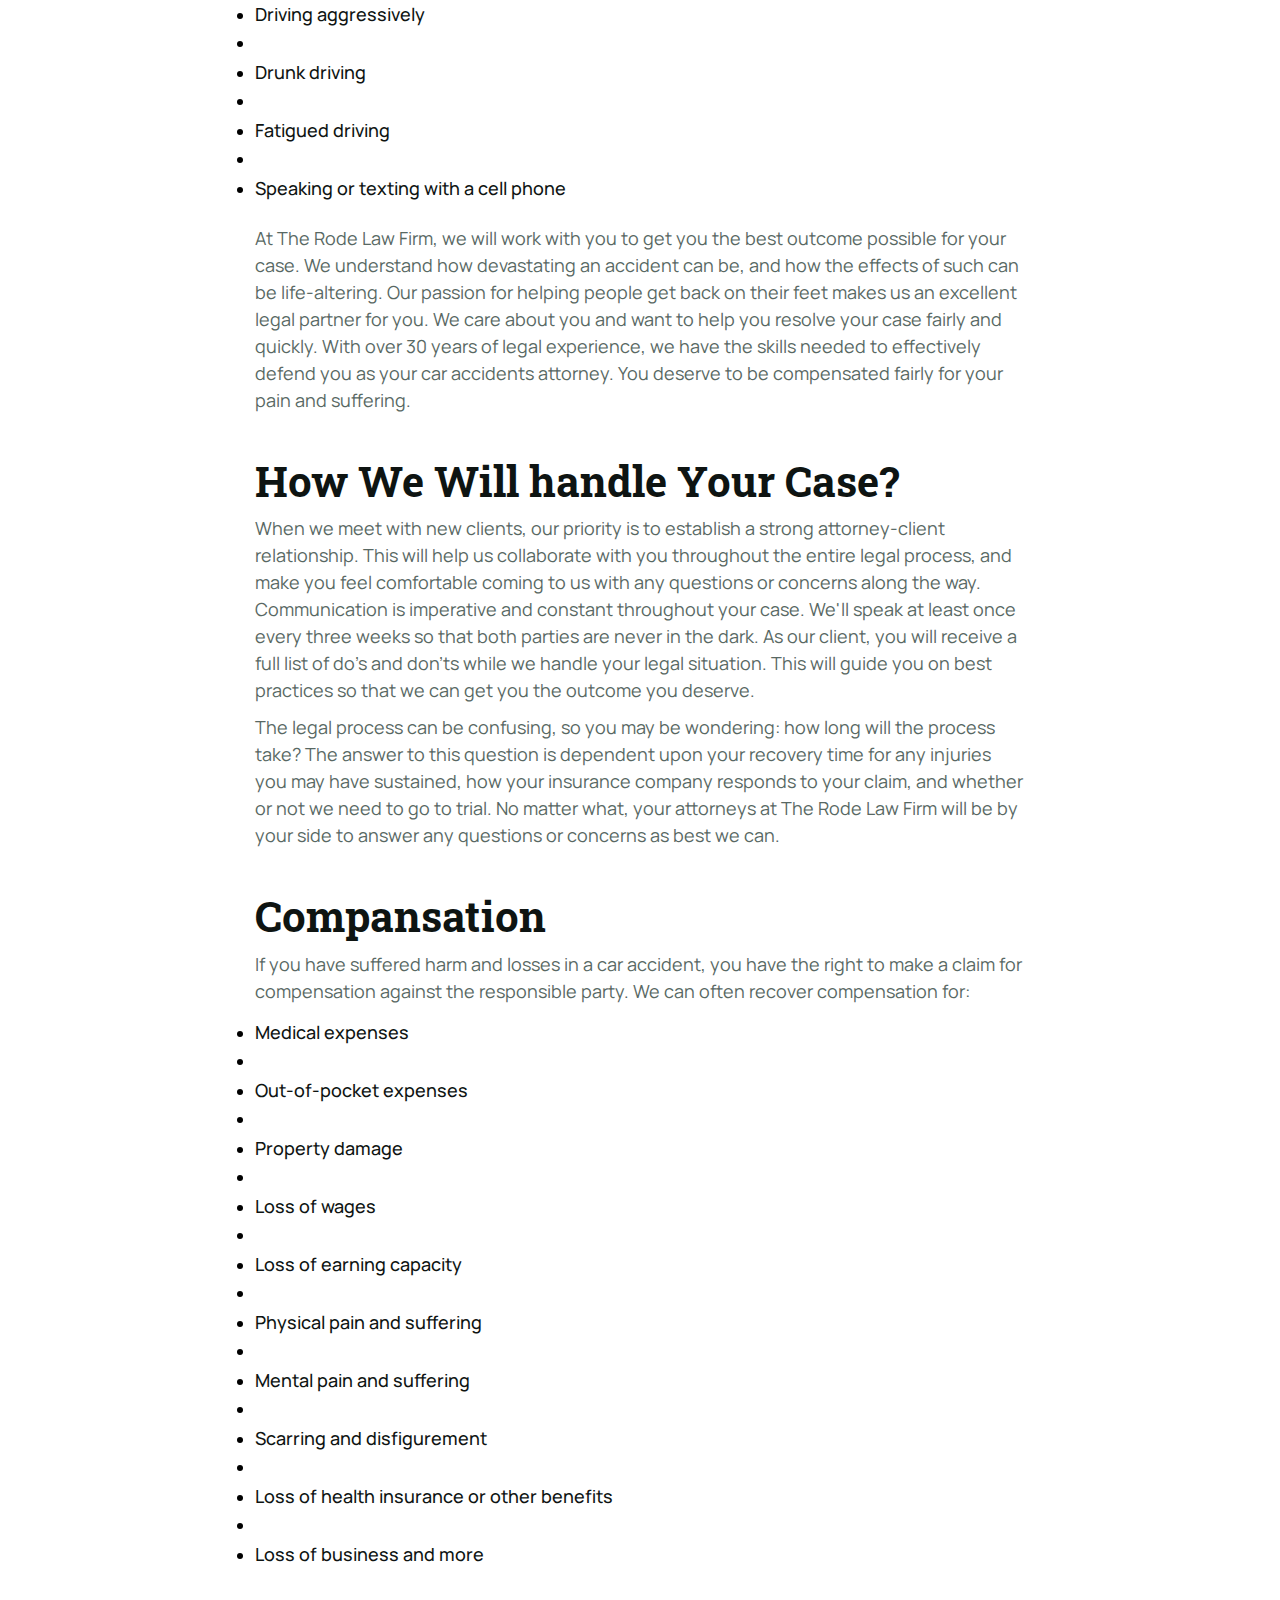
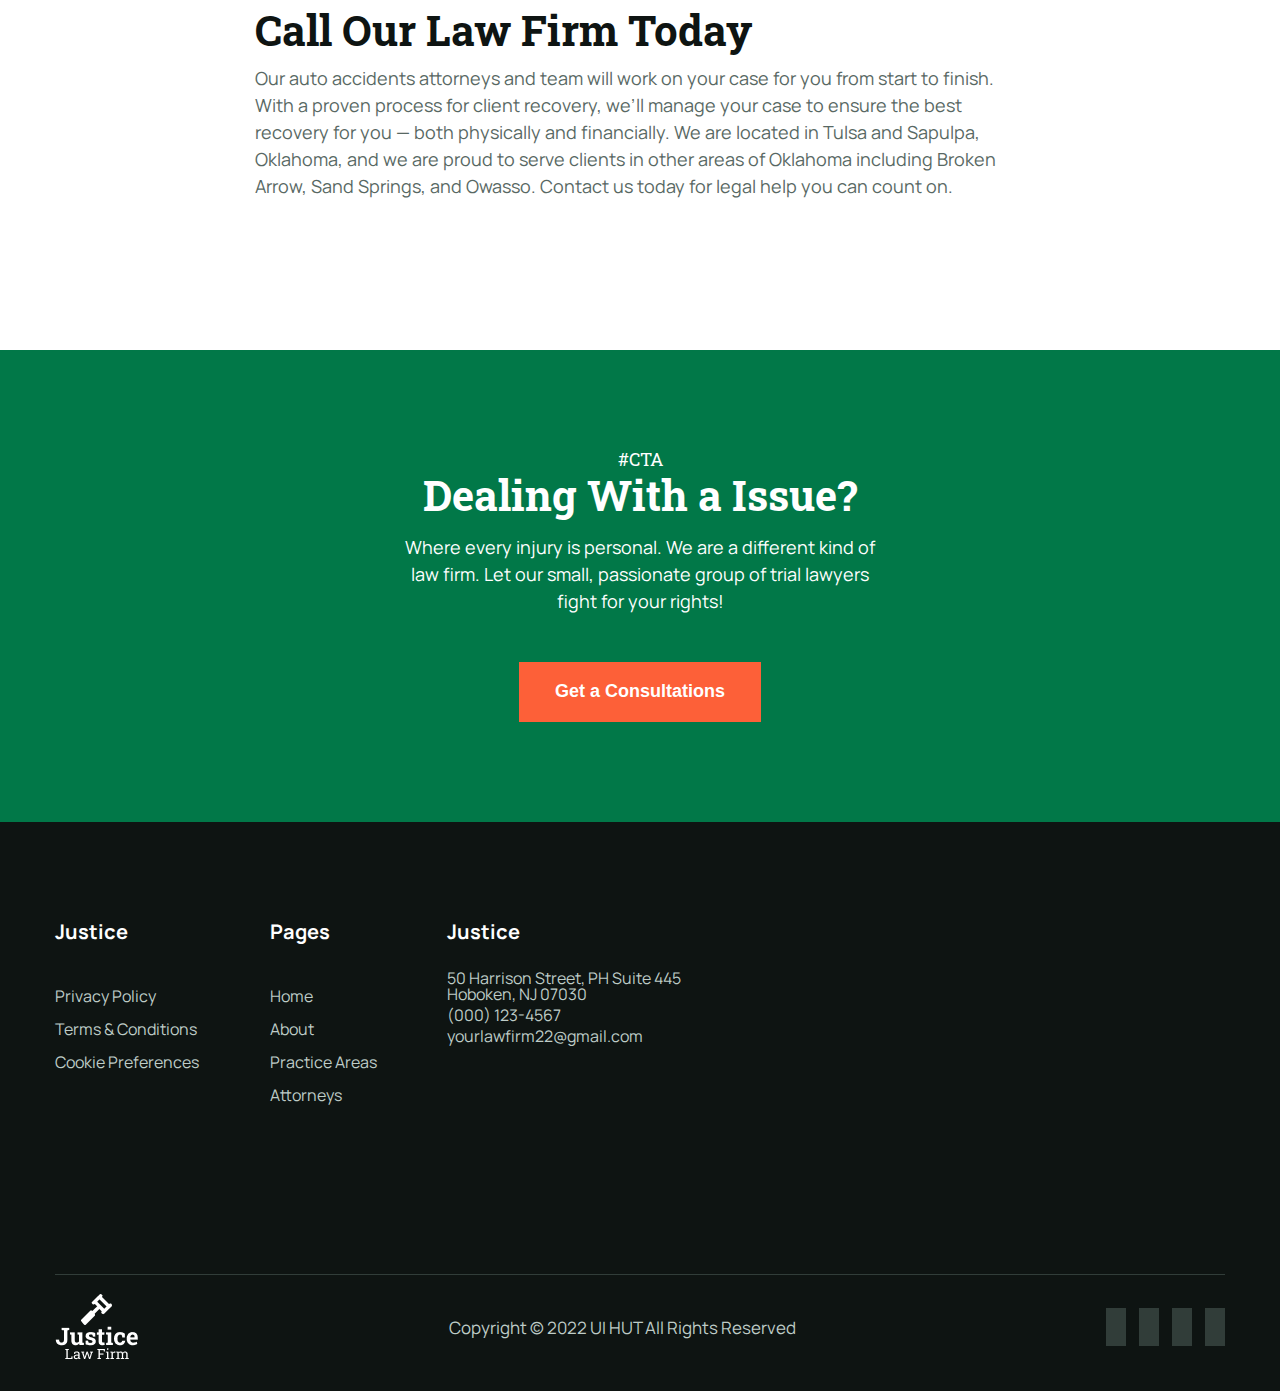
<file: prac-car.html>
<!DOCTYPE html>
<html lang="en">
    <head>
        <meta charset="UTF-8" />
        <meta name="viewport" content="width=device-width, initial-scale=1.0" />
        <!-- favicon -->
        <link
            rel="apple-touch-icon"
            sizes="57x57"
            href="./assets/favicon/apple-icon-57x57.png"
        />
        <link
            rel="apple-touch-icon"
            sizes="60x60"
            href="./assets/favicon/apple-icon-60x60.png"
        />
        <link
            rel="apple-touch-icon"
            sizes="72x72"
            href="./assets/favicon/apple-icon-72x72.png"
        />
        <link
            rel="apple-touch-icon"
            sizes="76x76"
            href="./assets/favicon/apple-icon-76x76.png"
        />
        <link
            rel="apple-touch-icon"
            sizes="114x114"
            href="./assets/favicon/apple-icon-114x114.png"
        />
        <link
            rel="apple-touch-icon"
            sizes="120x120"
            href="./assets/favicon/apple-icon-120x120.png"
        />
        <link
            rel="apple-touch-icon"
            sizes="144x144"
            href="./assets/favicon/apple-icon-144x144.png"
        />
        <link
            rel="apple-touch-icon"
            sizes="152x152"
            href="./assets/favicon/apple-icon-152x152.png"
        />
        <link
            rel="apple-touch-icon"
            sizes="180x180"
            href="./assets/favicon/apple-icon-180x180.png"
        />
        <link
            rel="icon"
            type="image/png"
            sizes="192x192"
            href="./assets/favicon/android-icon-192x192.png"
        />
        <link
            rel="icon"
            type="image/png"
            sizes="32x32"
            href="./assets/favicon/favicon-32x32.png"
        />
        <link
            rel="icon"
            type="image/png"
            sizes="96x96"
            href="./assets/favicon/favicon-96x96.png"
        />
        <link
            rel="icon"
            type="image/png"
            sizes="16x16"
            href="./assets/favicon/favicon-16x16.png"
        />
        <link rel="manifest" href="./assets/favicon/manifest.json" />
        <meta name="msapplication-TileColor" content="#ffffff" />
        <meta
            name="msapplication-TileImage"
            content="./assets/favicon/ms-icon-144x144.png"
        />
        <meta name="theme-color" content="#ffffff" />
        <!-- reset.css -->
        <link rel="stylesheet" href="./assets/css/reset.css" />

        <!-- styles.css -->
        <link rel="stylesheet" href="./assets/css/styles.css" />
        <!-- about.css -->
        <link rel="stylesheet" href="./assets/css/about-exp.css" />

        <!-- about-service.css -->
        <link rel="stylesheet" href="./assets/css/about-service.css" />
        <!-- prac -->
        <link rel="stylesheet" href="./assets/css/prac.css" />
        <!-- prac-car -->
        <link rel="stylesheet" href="./assets/css/prac-car.css" />
        <!-- googlefont -->
        <link rel="preconnect" href="https://fonts.googleapis.com" />
        <link rel="preconnect" href="https://fonts.gstatic.com" crossorigin />
        <link
            href="https://fonts.googleapis.com/css2?family=Manrope:wght@400;500;600;700&family=Roboto+Slab:wght@400;700;800&display=swap"
            rel="stylesheet"
        />
        <!-- font-icon -->
        <link
            rel="stylesheet"
            href="https://cdnjs.cloudflare.com/ajax/libs/font-awesome/6.4.0/css/all.min.css"
            integrity="sha512-iecdLmaskl7CVkqkXNQ/ZH/XLlvWZOJyj7Yy7tcenmpD1ypASozpmT/E0iPtmFIB46ZmdtAc9eNBvH0H/ZpiBw=="
            crossorigin="anonymous"
            referrerpolicy="no-referrer"
        />
        <title>Justice</title>
    </head>
    <body>
        <header>
            <div class="container">
                <div class="header-body">
                    <div class="header-body__favicon">
                        <a href="./index.html">
                            <img src="./assets/img/icon-p8.svg" alt="Justice" />
                            <img
                                src="./assets/img/Justice Law Firm.png"
                                alt=""
                            />
                        </a>
                    </div>
                    <nav>
                        <ul class="nav-list" style="list-style: none">
                            <li class="nav-item">
                                <a href="./home.html" class="nav-item__link"
                                    >Home</a
                                >
                            </li>
                            <li class="nav-item">
                                <a href="./about.html" class="nav-item__link"
                                    >About</a
                                >
                            </li>

                            <li class="nav-item">
                                <input type="checkbox" id="checkbox" hidden />

                                <label for="checkbox" class="checkbox">
                                    <p class="nav-item__prac">Practice Areas</p>
                                    <div class="prac__item">
                                        <a href="./prac-car.html">Divorce</a>
                                        <a href="#!">Personal Injury</a>

                                        <a href="#!">Employment</a>

                                        <a href="#!">Immigration</a>

                                        <a href="#!">Family</a>

                                        <a href="#!">Property</a>
                                    </div>
                                </label>
                            </li>
                            <li class="nav-item">
                                <a href="./att.html" class="nav-item__link"
                                    >Attorneys</a
                                >
                            </li>
                            <li class="nav-item">
                                <a href="#!" class="nav-item__link" id="t"
                                    >Page</a
                                >
                                <div class="page-menu js-menu">
                                    <ul>
                                        <li>
                                            <a href="./blog.html">Blog</a>
                                        </li>
                                        <li>
                                            <a href="./contact.html">Contact</a>
                                        </li>
                                        <li>
                                            <a href="#!">FAQ</a>
                                        </li>
                                        <li>
                                            <a href="#!">404</a>
                                        </li>
                                        <li>
                                            <a href="./coming.html"
                                                >Coming Soon</a
                                            >
                                        </li>
                                    </ul>
                                </div>
                            </li>
                        </ul>
                    </nav>

                    <div class="phone">
                        <span>Call : </span
                        ><a href="tel:(000)123456789">(000)123456789</a>
                    </div>
                </div>
            </div>
        </header>

        <main>
            <!-- img-car -->
            <div class="pos">
                <div class="container">
                    <div class="pos-body">
                        <figure class="pos-body__img">
                            <img src="./assets/img/car.img.jpg" alt="" />
                        </figure>
                    </div>
                </div>
            </div>

            <!-- content -->
            <div class="content">
                <div class="container">
                    <div class="content-body">
                        <h2 class="header content-body__header">
                            Tulsa Car Accident Attorney
                        </h2>
                        <p class="desc content-body__desc">
                            If you or a loved one have been in an auto accident,
                            you may be feeling overwhelmed and frustrated. The
                            aftermath of a car accident can affect your personal
                            and professional life as you deal with the physical,
                            emotional, and financial burdens that an accident
                            can cause. If you are struggling with the legalities
                            of a car accident, then you want an experienced and
                            knowledgeable car accident attorney by your side.
                        </p>
                        <p class="desc content-body__desc">
                            At The Rode Law Firm, a personal injury firm with
                            locations in Tulsa and Sapulpa, Oklahoma, we are
                            focused on client recovery from auto accidents and
                            severe injuries. We represent people in the Tulsa,
                            Sapulpa, Broken Arrow, Sand Springs, and Owasso,
                            Oklahoma areas who have suffered injuries in car
                            accidents by providing professional representation
                            both in and out of the courtroom.
                        </p>
                        <p class="desc content-body__desc">
                            If you are involved in a car accident, the steps you
                            take afterward directly affect your recovery. Having
                            the nearest law enforcement agency investigate the
                            wreck and a visit to the ER are prudent and highly
                            recommended. Many injuries, such as a herniated disc
                            or a concussion, may be disguised until weeks or
                            months after the accident. Your well-being should be
                            your number one priority.
                        </p>
                        <h2 class="header content-body__header">
                            Causes of Automobiles Accidesnts
                        </h2>
                        <p class="desc content-body__desc">
                            Sometimes the cause of an accident is a driver’s
                            actions or in-actions and may not be obvious to the
                            police and eyewitnesses, such as:
                        </p>
                        <ul>
                            <li>
                                <p class="list-item">Distracted driving</p>
                            </li>
                            <li></li>
                            <li>
                                <p class="list-item">Driving aggressively</p>
                            </li>
                            <li></li>
                            <li>
                                <p class="list-item">Drunk driving</p>
                            </li>
                            <li></li>
                            <li>
                                <p class="list-item">Fatigued driving</p>
                            </li>
                            <li></li>
                            <li>
                                <p class="list-item">
                                    Speaking or texting with a cell phone
                                </p>
                            </li>
                        </ul>
                        <p class="desc content-body__desc">
                            At The Rode Law Firm, we will work with you to get
                            you the best outcome possible for your case. We
                            understand how devastating an accident can be, and
                            how the effects of such can be life-altering. Our
                            passion for helping people get back on their feet
                            makes us an excellent legal partner for you. We care
                            about you and want to help you resolve your case
                            fairly and quickly. With over 30 years of legal
                            experience, we have the skills needed to effectively
                            defend you as your car accidents attorney. You
                            deserve to be compensated fairly for your pain and
                            suffering.
                        </p>
                        <h2 class="header content-body__header">
                            How We Will handle Your Case?
                        </h2>
                        <p class="desc content-body__desc">
                            When we meet with new clients, our priority is to
                            establish a strong attorney-client relationship.
                            This will help us collaborate with you throughout
                            the entire legal process, and make you feel
                            comfortable coming to us with any questions or
                            concerns along the way. Communication is imperative
                            and constant throughout your case. We'll speak at
                            least once every three weeks so that both parties
                            are never in the dark. As our client, you will
                            receive a full list of do's and don'ts while we
                            handle your legal situation. This will guide you on
                            best practices so that we can get you the outcome
                            you deserve.
                        </p>
                        <p class="desc content-body__desc">
                            The legal process can be confusing, so you may be
                            wondering: how long will the process take? The
                            answer to this question is dependent upon your
                            recovery time for any injuries you may have
                            sustained, how your insurance company responds to
                            your claim, and whether or not we need to go to
                            trial. No matter what, your attorneys at The Rode
                            Law Firm will be by your side to answer any
                            questions or concerns as best we can.
                        </p>
                        <h2 class="header content-body__header">
                            Compansation
                        </h2>
                        <p class="desc content-body__desc">
                            If you have suffered harm and losses in a car
                            accident, you have the right to make a claim for
                            compensation against the responsible party. We can
                            often recover compensation for:
                        </p>
                        <ul>
                            <li>
                                <p class="list-item">Medical expenses</p>
                            </li>
                            <li></li>
                            <li>
                                <p class="list-item">Out-of-pocket expenses</p>
                            </li>
                            <li></li>
                            <li>
                                <p class="list-item">Property damage</p>
                            </li>
                            <li></li>
                            <li>
                                <p class="list-item">Loss of wages</p>
                            </li>
                            <li></li>
                            <li>
                                <p class="list-item">
                                    Loss of earning capacity
                                </p>
                            </li>
                            <li></li>
                            <li>
                                <p class="list-item">
                                    Physical pain and suffering
                                </p>
                            </li>
                            <li></li>
                            <li>
                                <p class="list-item">
                                    Mental pain and suffering
                                </p>
                            </li>
                            <li></li>
                            <li>
                                <p class="list-item">
                                    Scarring and disfigurement
                                </p>
                            </li>
                            <li></li>
                            <li>
                                <p class="list-item">
                                    Loss of health insurance or other benefits
                                </p>
                            </li>
                            <li></li>
                            <li>
                                <p class="list-item">
                                    Loss of business and more
                                </p>
                            </li>
                        </ul>
                        <h2 class="header content-body__header">
                            Call Our Law Firm Today
                        </h2>
                        <p class="desc content-body__desc">
                            Our auto accidents attorneys and team will work on
                            your case for you from start to finish. With a
                            proven process for client recovery, we’ll manage
                            your case to ensure the best recovery for you — both
                            physically and financially. We are located in Tulsa
                            and Sapulpa, Oklahoma, and we are proud to serve
                            clients in other areas of Oklahoma including Broken
                            Arrow, Sand Springs, and Owasso. Contact us today
                            for legal help you can count on.
                        </p>
                    </div>
                </div>
            </div>
            <!-- cta -->
            <section class="cta">
                <div class="container">
                    <div class="cta-body">
                        <span class="title cta-title">#CTA</span>
                        <h2 class="cta-body__header">Dealing With a Issue?</h2>
                        <p class="desc cta-body__desc">
                            Where every injury is personal. We are a different
                            kind of law firm. Let our small, passionate group of
                            trial lawyers fight for your rights!
                        </p>
                        <button class="blog-body__btn cta__btn">
                            <a href="#!">Get a Consultations</a>
                        </button>
                    </div>
                </div>
            </section>
        </main>
        <!-- <script src="./js/app.js"></script> -->
        <!-- <script>
            document.querySelector("input").focus();
        </script> -->

        <footer>
            <div class="footer">
                <div class="container">
                    <div class="footer-body">
                        <!-- column-01 -->
                        <div class="footer-body__item">
                            <span class="footer-body__title">Justice</span>
                            <ul style="list-style: none">
                                <li>
                                    <a href="#!">Privacy Policy</a>
                                </li>
                                <li>
                                    <a href="#!">Terms & Conditions</a>
                                </li>
                                <li>
                                    <a href="#!">Cookie Preferences</a>
                                </li>
                            </ul>
                        </div>

                        <!-- column-02 -->
                        <div class="footer-body__item">
                            <span class="footer-body__title">Pages</span>
                            <ul style="list-style: none">
                                <li>
                                    <a href="#!">Home</a>
                                </li>
                                <li>
                                    <a href="#!">About</a>
                                </li>
                                <li>
                                    <a href="#!">Practice Areas</a>
                                </li>
                                <li>
                                    <a href="#!">Attorneys</a>
                                </li>
                            </ul>
                        </div>

                        <!-- column-03 -->
                        <div class="footer-body__item">
                            <span class="footer-body__title">Justice</span>
                            <p class="address">
                                50 Harrison Street, PH Suite 445 Hoboken, NJ
                                07030
                            </p>
                            <p class="phone">(000) 123-4567</p>
                            <p class="email">yourlawfirm22@gmail.com</p>
                        </div>

                        <!-- column-04 -->
                        <iframe
                            src="https://www.google.com/maps/embed?pb=!1m18!1m12!1m3!1d3918.6698993851223!2d106.72420817473899!3d10.836554089315904!2m3!1f0!2f0!3f0!3m2!1i1024!2i768!4f13.1!3m3!1m2!1s0x317527d42972010f%3A0x141ea8549e47b6a0!2zNTkgxJAuIFPDtCA0OCwgSGnhu4dwIELDrG5oIENow6FuaCwgVGjhu6cgxJDhu6ljLCBUaMOgbmggcGjhu5EgSOG7kyBDaMOtIE1pbmgsIFZp4buHdCBOYW0!5e0!3m2!1svi!2s!4v1686995777785!5m2!1svi!2s"
                            width="600"
                            height="450"
                            style="border: 0"
                            allowfullscreen=""
                            loading="lazy"
                            referrerpolicy="no-referrer-when-downgrade"
                        ></iframe>
                    </div>
                    <div class="social">
                        <img src="./assets/img/f-logo-p8.png" alt="" />
                        <span class="copyright"
                            >Copyright © 2022 UI HUT All Rights Reserved
                        </span>
                        <div class="social-media">
                            <span><i class="fa-brands fa-facebook-f"></i></span>
                            <span
                                ><i class="fa-brands fa-linkedin-in"></i
                            ></span>
                            <span><i class="fa-brands fa-instagram"></i></span>
                            <span><i class="fa-brands fa-twitter"></i></span>
                        </div>
                    </div>
                </div>
            </div>
        </footer>
        <script>
            let link = document.querySelector("#t");
            let js_menu = document.querySelector(".js-menu");
            link.addEventListener("click", () => {
                link.nextElementSibling.classList.toggle("js-menu");
                // alert("hi");
            });
        </script>
    </body>
</html>
</file>
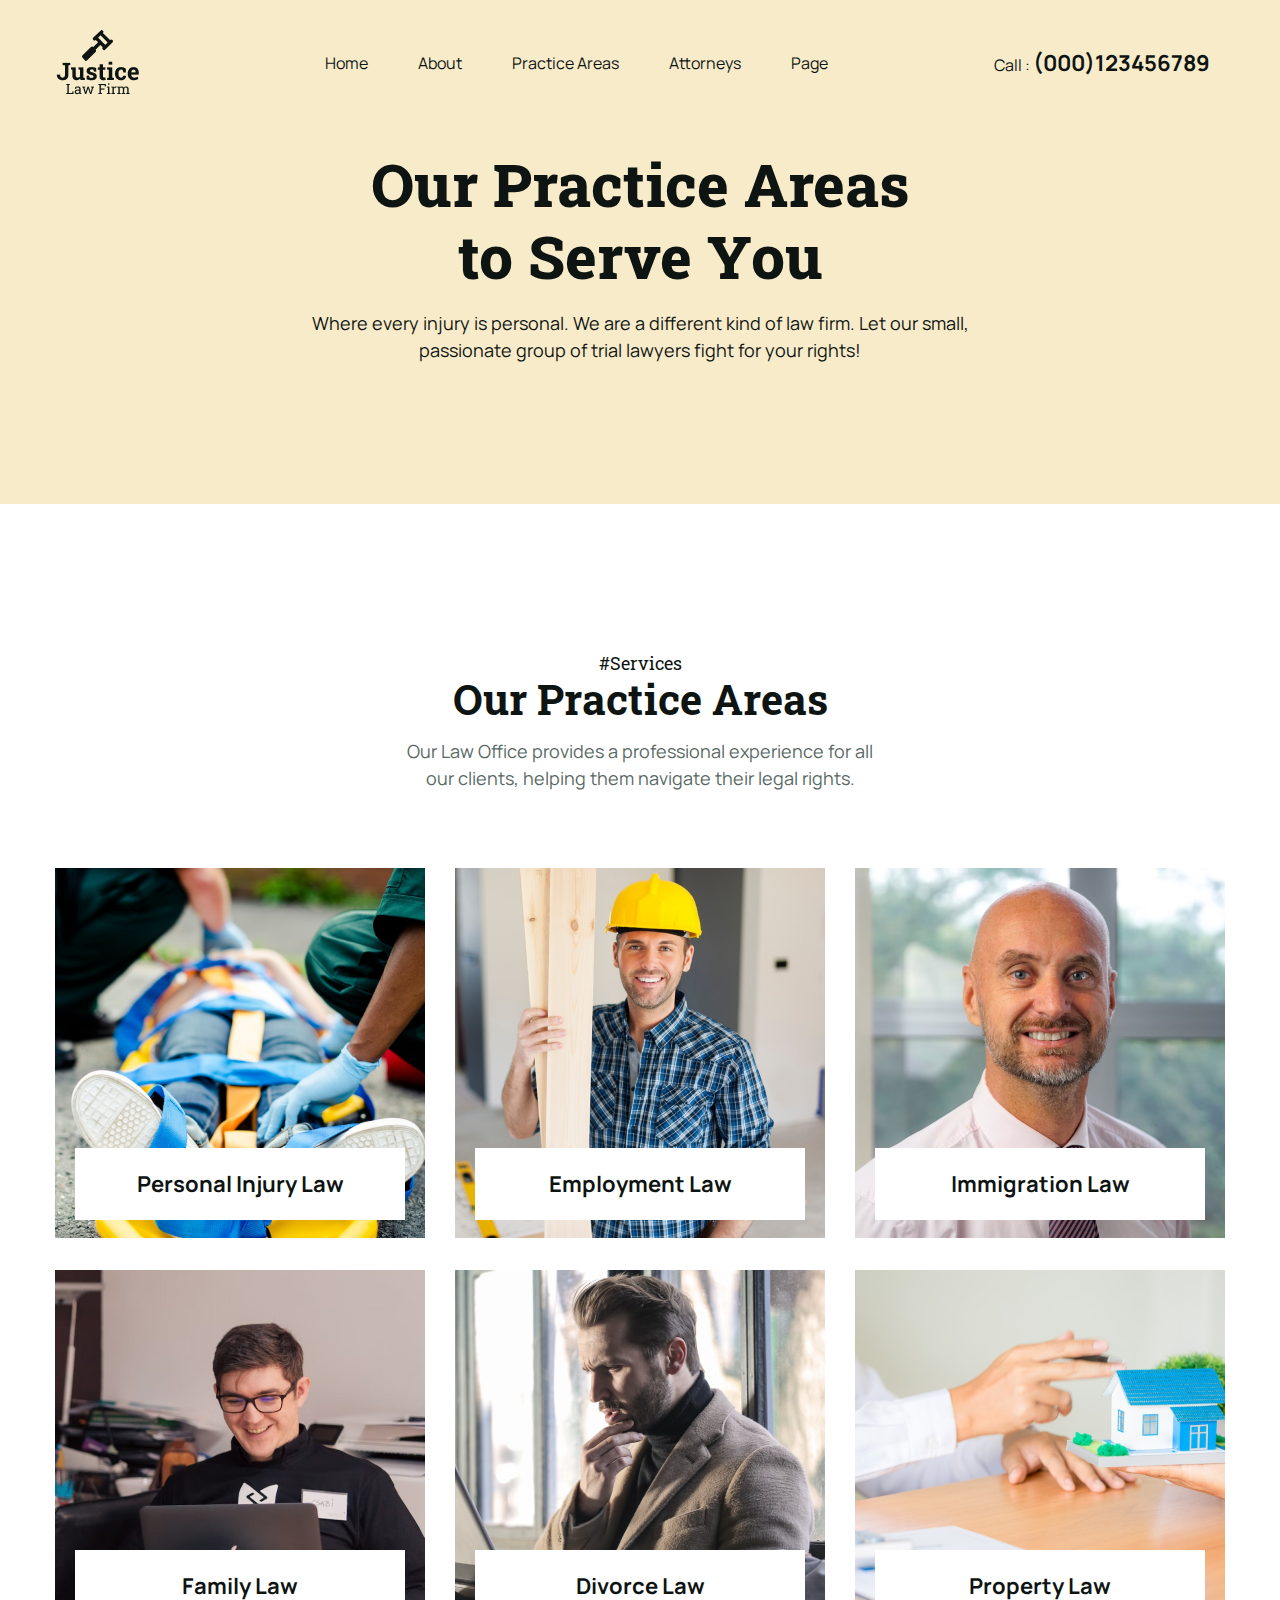
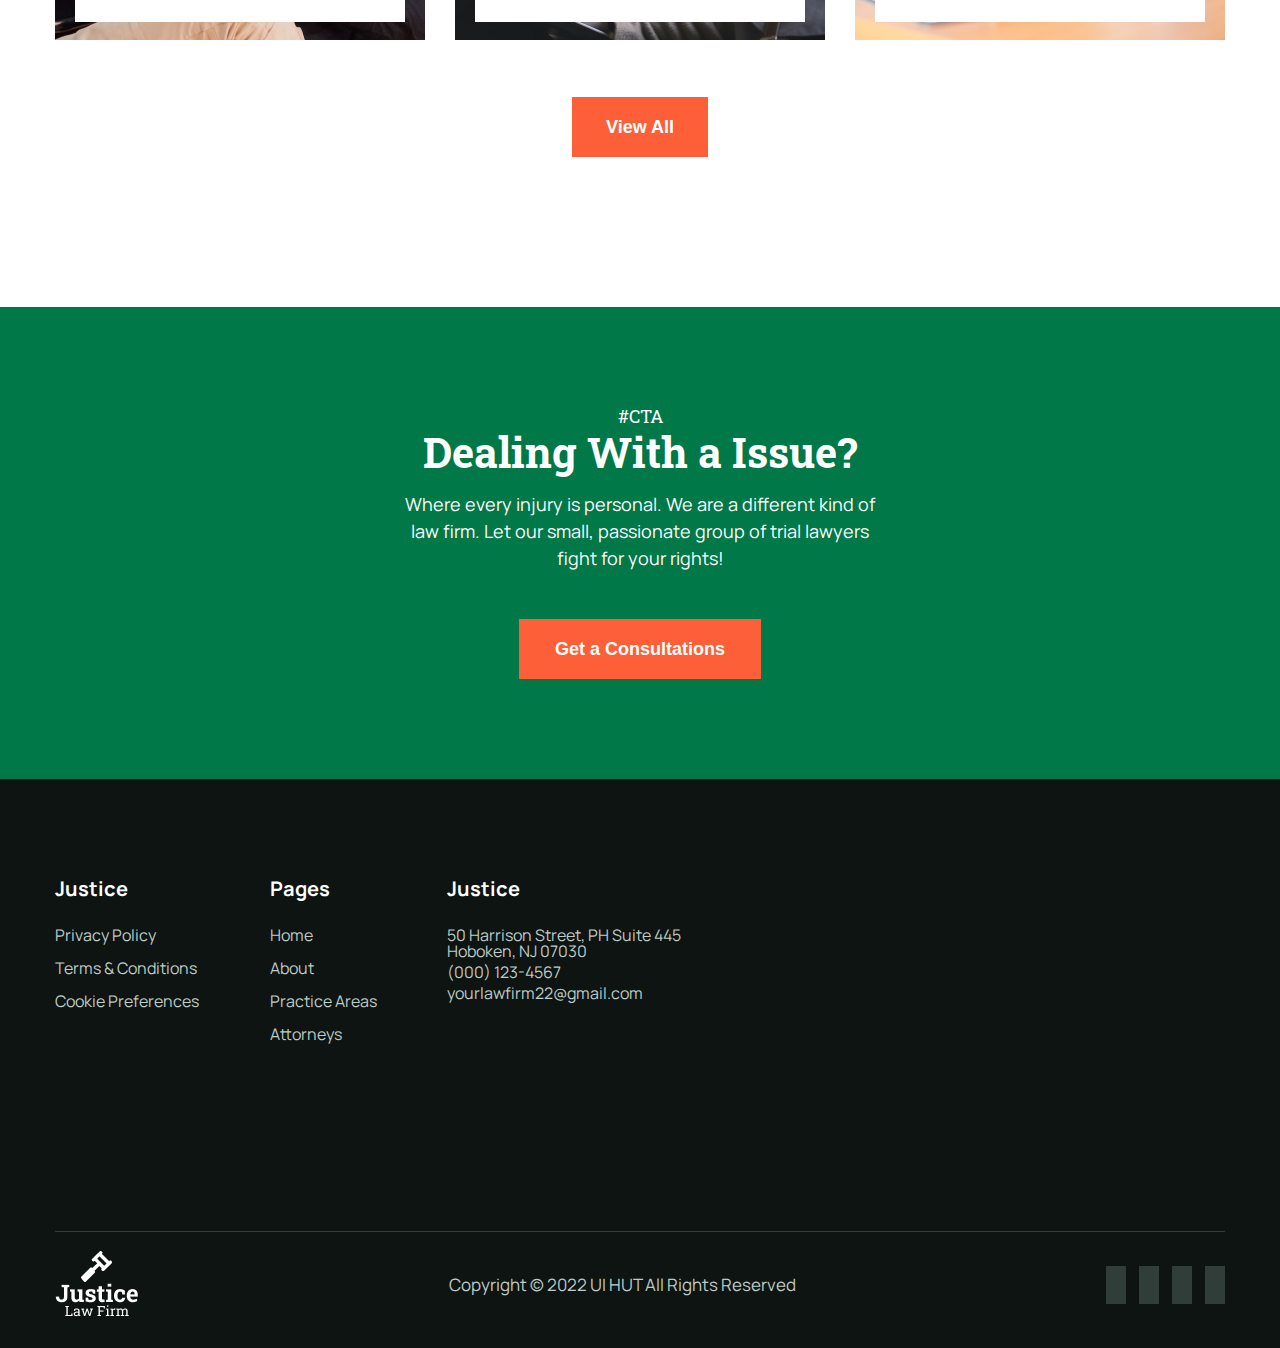
<file: prac.html>
<!DOCTYPE html>
<html lang="en">
    <head>
        <meta charset="UTF-8" />
        <meta name="viewport" content="width=device-width, initial-scale=1.0" />
        <!-- favicon -->
        <link
            rel="apple-touch-icon"
            sizes="57x57"
            href="./assets/favicon/apple-icon-57x57.png"
        />
        <link
            rel="apple-touch-icon"
            sizes="60x60"
            href="./assets/favicon/apple-icon-60x60.png"
        />
        <link
            rel="apple-touch-icon"
            sizes="72x72"
            href="./assets/favicon/apple-icon-72x72.png"
        />
        <link
            rel="apple-touch-icon"
            sizes="76x76"
            href="./assets/favicon/apple-icon-76x76.png"
        />
        <link
            rel="apple-touch-icon"
            sizes="114x114"
            href="./assets/favicon/apple-icon-114x114.png"
        />
        <link
            rel="apple-touch-icon"
            sizes="120x120"
            href="./assets/favicon/apple-icon-120x120.png"
        />
        <link
            rel="apple-touch-icon"
            sizes="144x144"
            href="./assets/favicon/apple-icon-144x144.png"
        />
        <link
            rel="apple-touch-icon"
            sizes="152x152"
            href="./assets/favicon/apple-icon-152x152.png"
        />
        <link
            rel="apple-touch-icon"
            sizes="180x180"
            href="./assets/favicon/apple-icon-180x180.png"
        />
        <link
            rel="icon"
            type="image/png"
            sizes="192x192"
            href="./assets/favicon/android-icon-192x192.png"
        />
        <link
            rel="icon"
            type="image/png"
            sizes="32x32"
            href="./assets/favicon/favicon-32x32.png"
        />
        <link
            rel="icon"
            type="image/png"
            sizes="96x96"
            href="./assets/favicon/favicon-96x96.png"
        />
        <link
            rel="icon"
            type="image/png"
            sizes="16x16"
            href="./assets/favicon/favicon-16x16.png"
        />
        <link rel="manifest" href="./assets/favicon/manifest.json" />
        <meta name="msapplication-TileColor" content="#ffffff" />
        <meta
            name="msapplication-TileImage"
            content="./assets/favicon/ms-icon-144x144.png"
        />
        <meta name="theme-color" content="#ffffff" />
        <!-- reset.css -->
        <link rel="stylesheet" href="./assets/css/reset.css" />

        <!-- styles.css -->
        <link rel="stylesheet" href="./assets/css/styles.css" />
        <!-- about.css -->
        <link rel="stylesheet" href="./assets/css/about-exp.css" />

        <!-- about-service.css -->
        <link rel="stylesheet" href="./assets/css/about-service.css" />
        <!-- prac -->
        <link rel="stylesheet" href="./assets/css/prac.css" />
        <!-- responses -->
        <link rel="stylesheet" href="./assets/css/responsive.css" />
        <!-- googlefont -->
        <link rel="preconnect" href="https://fonts.googleapis.com" />
        <link rel="preconnect" href="https://fonts.gstatic.com" crossorigin />
        <link
            href="https://fonts.googleapis.com/css2?family=Manrope:wght@400;500;600;700&family=Roboto+Slab:wght@400;700;800&display=swap"
            rel="stylesheet"
        />
        <!-- font-icon -->
        <link
            rel="stylesheet"
            href="https://cdnjs.cloudflare.com/ajax/libs/font-awesome/6.4.0/css/all.min.css"
            integrity="sha512-iecdLmaskl7CVkqkXNQ/ZH/XLlvWZOJyj7Yy7tcenmpD1ypASozpmT/E0iPtmFIB46ZmdtAc9eNBvH0H/ZpiBw=="
            crossorigin="anonymous"
            referrerpolicy="no-referrer"
        />
        <title>Justice</title>
    </head>
    <body>
        <header>
            <div class="container">
                <span class="mobile-menu" hidden>
                    <i class="fa-solid fa-bars fa-2xl mobile-icon"></i>
                    <div class="phone">
                        <span>Call : </span
                        ><a href="tel:(000)123456789">(000)123456789</a>
                    </div>
                </span>
                <!-- mobile -->

                <div class="mobile-header-body mobile-item_menu">
                    <div class="mobile-header-body__favicon">
                        <a href="./index.html">
                            <img src="./assets/img/icon-p8.svg" alt="Justice" />
                            <img
                                src="./assets/img/Justice Law Firm.png"
                                alt=""
                            />
                        </a>
                    </div>
                    <nav class="mobile-nav">
                        <ul class="mobile-nav-list" style="list-style: none">
                            <li class="nav-item mobile-nav-item">
                                <a href="./home.html" class="nav-item__link"
                                    >Home</a
                                >
                            </li>
                            <li class="nav-item mobile-nav-item">
                                <a href="./about.html" class="nav-item__link"
                                    >About</a
                                >
                            </li>
                            <li class="nav-item mobile-nav-item">
                                <a href="./prac.html" class="nav-item__link"
                                    >Practice Areas</a
                                >
                            </li>
                            <li class="nav-item mobile-nav-item">
                                <a href="./att.html" class="nav-item__link"
                                    >Attorneys</a
                                >
                            </li>
                            <li class="nav-item mobile-nav-item">
                                <a href="#!" class="nav-item__link" id="t"
                                    >Page</a
                                >
                                <div class="page-menu js-menu">
                                    <ul>
                                        <li>
                                            <a href="./blog.html">Blog</a>
                                        </li>
                                        <li>
                                            <a href="./contact.html">Contact</a>
                                        </li>
                                        <li>
                                            <a href="#!">FAQ</a>
                                        </li>
                                        <li>
                                            <a href="#!">404</a>
                                        </li>
                                        <li>
                                            <a href="./coming.html"
                                                >Coming Soon</a
                                            >
                                        </li>
                                    </ul>
                                </div>
                            </li>
                        </ul>
                    </nav>
                </div>
                <!-- pc -->
                <div class="header-body">
                    <div class="header-body__favicon">
                        <a href="./index.html">
                            <img src="./assets/img/icon-p8.svg" alt="Justice" />
                            <img
                                src="./assets/img/Justice Law Firm.png"
                                alt=""
                            />
                        </a>
                    </div>
                    <nav>
                        <ul class="nav-list" style="list-style: none">
                            <li class="nav-item">
                                <a href="./home.html" class="nav-item__link"
                                    >Home</a
                                >
                            </li>
                            <li class="nav-item">
                                <a href="./about.html" class="nav-item__link"
                                    >About</a
                                >
                            </li>

                            <li class="nav-item">
                                <input type="checkbox" id="checkbox" hidden />

                                <label for="checkbox" class="checkbox">
                                    <p class="nav-item__prac">Practice Areas</p>
                                    <div class="prac__item">
                                        <a href="./prac-car.html">Divorce</a>
                                        <a href="#!">Personal Injury</a>

                                        <a href="#!">Employment</a>

                                        <a href="#!">Immigration</a>

                                        <a href="#!">Family</a>

                                        <a href="#!">Property</a>
                                    </div>
                                </label>
                            </li>
                            <li class="nav-item">
                                <a href="./att.html" class="nav-item__link"
                                    >Attorneys</a
                                >
                            </li>
                            <li class="nav-item">
                                <a href="#!" class="nav-item__link z" id="t"
                                    >Page</a
                                >
                                <div class="page-menu js-menu">
                                    <ul>
                                        <li>
                                            <a href="./blog.html">Blog</a>
                                        </li>
                                        <li>
                                            <a href="./contact.html">Contact</a>
                                        </li>
                                        <li>
                                            <a href="#!">FAQ</a>
                                        </li>
                                        <li>
                                            <a href="#!">404</a>
                                        </li>
                                        <li>
                                            <a href="./coming.html"
                                                >Coming Soon</a
                                            >
                                        </li>
                                    </ul>
                                </div>
                            </li>
                        </ul>
                    </nav>

                    <div class="phone">
                        <span>Call : </span
                        ><a href="tel:(000)123456789">(000)123456789</a>
                    </div>
                </div>
            </div>
            <section class="hero">
                <div class="container">
                    <div class="hero-body">
                        <h1 class="header hero-body__header prac-header">
                            Our Practice Areas to Serve You
                        </h1>
                        <p class="desc hero-body__desc">
                            Where every injury is personal. We are a different
                            kind of law firm. Let our small, passionate group of
                            trial lawyers fight for your rights!
                        </p>
                    </div>
                </div>
            </section>
        </header>

        <main>
            <section class="service">
                <div class="container">
                    <div class="service-body">
                        <span class="title"> #Services </span>
                        <h2 class="service-body__header">Our Practice Areas</h2>
                        <p class="desc service-body__desc">
                            Our Law Office provides a professional experience
                            for all our clients, helping them navigate their
                            legal rights.
                        </p>
                        <!-- media -->
                        <div class="service-body__media">
                            <div class="service-body__media-item">
                                <img src="./assets/img/service-1.png" alt="" />
                                <a href="#!">Personal Injury Law</a>
                            </div>
                            <div class="service-body__media-item">
                                <img src="./assets/img/service-2.png" alt="" />
                                <a href="#!">Employment Law</a>
                            </div>
                            <div class="service-body__media-item">
                                <img src="./assets/img/service-3.png" alt="" />
                                <a href="#!">Immigration Law</a>
                            </div>
                            <div class="service-body__media-item">
                                <img src="./assets/img/service-4.png" alt="" />
                                <a href="#!">Family Law</a>
                            </div>
                            <div class="service-body__media-item">
                                <img src="./assets/img/service-5.png" alt="" />
                                <a href="#!">Divorce Law</a>
                            </div>
                            <div class="service-body__media-item">
                                <img src="./assets/img/service-6.png" alt="" />
                                <a href="#!">Property Law</a>
                            </div>
                        </div>

                        <button class="service-body__btn">
                            <a href="#!">View All</a>
                        </button>
                    </div>
                </div>
            </section>

            <!-- cta -->
            <section class="cta">
                <div class="container">
                    <div class="cta-body">
                        <span class="title cta-title">#CTA</span>
                        <h2 class="cta-body__header">Dealing With a Issue?</h2>
                        <p class="desc cta-body__desc">
                            Where every injury is personal. We are a different
                            kind of law firm. Let our small, passionate group of
                            trial lawyers fight for your rights!
                        </p>
                        <button class="blog-body__btn cta__btn">
                            <a href="#!">Get a Consultations</a>
                        </button>
                    </div>
                </div>
            </section>
        </main>
        <!-- <script src="./js/app.js"></script> -->
        <!-- <script>
            document.querySelector("input").focus();
        </script> -->

        <footer>
            <div class="footer">
                <div class="container">
                    <div class="footer-body">
                        <!-- column-01 -->
                        <div class="footer-body__item">
                            <span class="footer-body__title">Justice</span>
                            <ul style="list-style: none">
                                <li>
                                    <a href="#!">Privacy Policy</a>
                                </li>
                                <li>
                                    <a href="#!">Terms & Conditions</a>
                                </li>
                                <li>
                                    <a href="#!">Cookie Preferences</a>
                                </li>
                            </ul>
                        </div>

                        <!-- column-02 -->
                        <div class="footer-body__item">
                            <span class="footer-body__title">Pages</span>
                            <ul style="list-style: none">
                                <li>
                                    <a href="#!">Home</a>
                                </li>
                                <li>
                                    <a href="#!">About</a>
                                </li>
                                <li>
                                    <a href="#!">Practice Areas</a>
                                </li>
                                <li>
                                    <a href="#!">Attorneys</a>
                                </li>
                            </ul>
                        </div>

                        <!-- column-03 -->
                        <div class="footer-body__item">
                            <span class="footer-body__title">Justice</span>
                            <p class="address">
                                50 Harrison Street, PH Suite 445 Hoboken, NJ
                                07030
                            </p>
                            <p class="phone">(000) 123-4567</p>
                            <p class="email">yourlawfirm22@gmail.com</p>
                        </div>

                        <!-- column-04 -->
                        <iframe
                            src="https://www.google.com/maps/embed?pb=!1m18!1m12!1m3!1d3918.6698993851223!2d106.72420817473899!3d10.836554089315904!2m3!1f0!2f0!3f0!3m2!1i1024!2i768!4f13.1!3m3!1m2!1s0x317527d42972010f%3A0x141ea8549e47b6a0!2zNTkgxJAuIFPDtCA0OCwgSGnhu4dwIELDrG5oIENow6FuaCwgVGjhu6cgxJDhu6ljLCBUaMOgbmggcGjhu5EgSOG7kyBDaMOtIE1pbmgsIFZp4buHdCBOYW0!5e0!3m2!1svi!2s!4v1686995777785!5m2!1svi!2s"
                            width="600"
                            height="450"
                            style="border: 0"
                            allowfullscreen=""
                            loading="lazy"
                            referrerpolicy="no-referrer-when-downgrade"
                        ></iframe>
                    </div>
                    <div class="social">
                        <img src="./assets/img/f-logo-p8.png" alt="" />
                        <span class="copyright"
                            >Copyright © 2022 UI HUT All Rights Reserved
                        </span>
                        <div class="social-media">
                            <span><i class="fa-brands fa-facebook-f"></i></span>
                            <span
                                ><i class="fa-brands fa-linkedin-in"></i
                            ></span>
                            <span><i class="fa-brands fa-instagram"></i></span>
                            <span><i class="fa-brands fa-twitter"></i></span>
                        </div>
                    </div>
                </div>
            </div>
        </footer>
        <script>
            let link = document.querySelector(".z");
            let js_menu = document.querySelector(".js-menu");
            link.addEventListener("click", () => {
                link.nextElementSibling.classList.toggle("js-menu");
            });
            let links = document.querySelector("#t");
            let js_menus = document.querySelector(".js-menu");
            links.addEventListener("click", () => {
                links.nextElementSibling.classList.toggle("js-menu");
            });
            let menu = document.querySelector(".mobile-icon");
            menu.addEventListener("click", () => {
                menu.parentElement.nextElementSibling.classList.toggle(
                    "mobile-header-body"
                );
            });
        </script>
    </body>
</html>
</file>
<file: assets/css/styles.css>
* {
    box-sizing: border-box;
}
html {
    font-size: 62.5%;
}

body {
    font-size: 1.6rem;
    font-family: "Manrope", sans-serif;
}
.container {
    width: 1170px;
    max-width: calc(100% - 48px);
    margin-left: auto;
    margin-right: auto;
}
a {
    text-decoration: none;
}
h1,
h2,
h3,
h4,
h5,
h6,
.title {
    font-family: "Roboto Slab", serif;
}
.desc {
    font-weight: 400;
    font-size: 1.8rem;
    line-height: 1.67;
}
:root {
    --btn-color: #fd6038;
}
/* header */
header {
    padding-top: 30px;
    padding-bottom: 140px;
    background: #f8ebc9;
}
.header-body {
    display: grid;
    grid-template-columns: 84px 523px 231px;
    /* column-gap: 93px; */
    justify-content: space-between;
    align-items: center;
}
.nav-list {
    display: flex;
    justify-content: end;
    align-items: center;
}
.nav-item > a {
    font-weight: 400;
    font-size: 1.6rem;
    text-align: center;
    color: #0e1412;
}
.nav-item > a:hover {
    text-shadow: 1px 0 0 var(--btn-color);
    color: var(--btn-color);
}
.nav-item + .nav-item {
    margin-left: 50px;
}
.header-body__favicon > a {
    display: flex;
    flex-direction: column;
    justify-content: center;
    align-items: center;
}
.phone > span {
    font-weight: 400;
    font-size: 1.6rem;
    color: #0e1412;
}
.phone > a {
    font-weight: 700;
    font-size: 2.2rem;
    color: #0e1412;
}

.hero-body {
    margin-top: 53px;
    display: flex;
    justify-content: space-between;
    align-items: flex-start;
    column-gap: 38px;
}
.hero-body__content {
    width: 570px;
    height: 458px;
    padding-top: 100px;
}
h1 {
    margin-top: 12px;
    width: 570px;
    font-weight: 800;
    font-size: 6rem;
    line-height: 1.17;
    color: #0e1412;
}
.hero-body__desc {
    margin-top: 20px;
    margin-bottom: 38px;
    width: 470px;
    color: #0e1412;
}
.hero-body__btn {
    cursor: pointer;
    width: 242px;
    height: 60px;
    background: #fd6038;
    border: none;
}
.hero-body__btn > a {
    color: #ffffff;
    font-weight: 600;
    font-size: 1.8rem;
}
.hero-body__media > img {
    width: 656px;
    height: 568px;
    object-fit: cover;
}
/* about us */
.about {
    background: #0e1412;
}
.about-body {
    padding-top: 100px;
    padding-bottom: 100px;
    display: flex;
    /* justify-content: space-between; */
    align-items: center;
    column-gap: 73px;
}
.about-body__content-title {
    color: #fd6038;
}
.about-body__content-header {
    font-weight: 700;
    font-size: 4.2rem;
    line-height: 1.24;
    color: #ffffff;
    margin-top: 8px;
    margin-bottom: 18px;
}
.about-body__content-desc {
    color: #ffffff;
    margin-bottom: 28px;
}
.about-body__content {
    width: 470px;
}

.about-body__content-list {
    display: flex;
    /* flex-direction: ; */
    align-items: center;
    column-gap: 55px;
}
.about-body__content-item {
    display: flex;
    flex-direction: column;
    align-items: center;
    /* justify-content: space-between; */
    column-gap: 55px;
}
.about-body__content-item {
    font-weight: 400;
    font-size: 1.8rem;
    line-height: 1.67;
    color: #beccc7;
}
.about-body__content-item > b {
    font-family: "Roboto Slab";
    font-style: normal;
    font-weight: 700;
    font-size: 2.4rem;
    line-height: 1.42;
    color: #ffffff;
}
.about-body__content-btn {
    /* display: inline-block; */
    margin-top: 38px;
    width: 166px;
    height: 60px;
    border: none;
    background-color: var(--btn-color);
}
.about-body__content-btn > a {
    font-weight: 600;
    font-size: 1.8rem;
    color: #ffffff;
}
.about-body__media > img {
    width: 627px;
    height: 570px;
    object-fit: cover;
}

/* services */
.service {
    padding-top: 150px;
    padding-bottom: 150px;
    overflow: hidden;
}
.service-body {
    text-align: center;
    position: relative;
}
.service-body__header {
    margin-top: 6px;
    margin-bottom: 18px;
    font-weight: 700;
    font-size: 4.2rem;
    color: #0e1412;
}
.service-body__desc {
    margin: 0 auto;
    width: 470px;
    height: 60px;
    margin-bottom: 70px;
}
.service-body__media {
    display: grid;
    grid-template-columns: repeat(3, 1fr);
    column-gap: 30px;
    row-gap: 30px;
}
.service-body__media-item {
    position: relative;
}

.service-body__media-item > img {
    width: 370px;
    height: 370px;
    object-fit: cover;
}
.service-body__media-item > a {
    position: absolute;
    bottom: 20px;
    left: 50%;
    transform: translateX(-50%);
    right: -40%;

    display: flex;
    align-items: center;
    justify-content: center;
    font-weight: 700;
    font-size: 2.2rem;
    color: #0e1412;
    width: 330px;
    height: 72px;
    background: #ffffff;
    /* background-color: red; */
    transition: 0.3s ease-in-out;
}
.service-body__media-item:hover > a {
    background-color: var(--btn-color);
    color: #ffffff;
}
.service-body__media-item:hover > img {
    box-shadow: 0px 0px 8px 2px rgba(0, 0, 0, 0.75);
    -webkit-box-shadow: 0px 0px 8px 2px rgba(0, 0, 0, 0.75);
    -moz-box-shadow: 0px 0px 8px 2px rgba(0, 0, 0, 0.75);
}
.service-body__btn {
    cursor: pointer;
    margin-top: 55px;
    width: 136px;
    height: 60px;
    background-color: var(--btn-color);
    border: none;
}
.service-body__btn > a {
    font-weight: 600;
    font-size: 1.8rem;
    color: #ffffff;
}

/* features */
.features {
    padding-bottom: 150px;
}
.feature-body {
    display: flex;
    column-gap: 130px;
    align-items: center;
    justify-content: space-between;
}
.feature-body > img {
    width: 619px;
    height: 570px;
    object-fit: cover;
    margin-left: -50px;
}
.feature-body__header {
    margin-top: 6px;
    margin-bottom: 18px;
    font-weight: 700;
    font-size: 4.2rem;
    line-height: 1.24;
    color: #0e1412;
}
.feature-body__list {
    margin-top: 28px;
}
.feature-body__item {
    font-weight: 500;
    font-size: 1.8rem;
    color: #0e1412;
}
.feature-body__item + .feature-body__item {
    margin-top: 12px;
}
.features-02 {
    padding-bottom: 150px;
}
.feature-02-body__btn {
    width: 180px;
    height: 60px;
    background-color: var(--btn-color);
    border: none;
    margin-top: 38px;
}
.feature-02-body__btn > a {
    font-weight: 600;
    font-size: 1.8rem;
    color: #ffffff;
}
.features-02 img {
    width: 635px;
}

/* team */
.team {
    background: #0e1412;
    padding: 100px 0;
}
.team-body {
    text-align: center;
}
.team-body .title {
    color: var(--btn-color);
}
.team-body__header {
    font-weight: 700;
    font-size: 4.2rem;
    color: #ffffff;
    margin-top: 6px;
    margin-bottom: 18px;
}
.team-body__desc {
    color: #beccc7;
    width: 470px;
    margin: 0 auto 70px;
}
.team-body__media {
    display: grid;
    grid-template-columns: repeat(3, 370px);
    column-gap: 30px;
    row-gap: 80px;
}
.team-body__media-item {
    position: relative;
}
.team-body__media-item > img {
    width: 370px;
    height: 370px;
    object-fit: cover;
}
.team-body__media-item > h5 {
    font-weight: 700;
    font-size: 2.2rem;
    color: #ffffff;
    margin-top: 18px;
    margin-bottom: 2px;
}
.team-body__media-item > span {
    font-weight: 400;
    font-size: 1.6rem;
    color: #beccc7;
}
.team-body__view {
    position: absolute;
    bottom: 80px;
    right: 50%;
    transform: translateX(50%);
}
.team-body__action,
.team-body__view {
    width: 171px;
    height: 60px;
    background-color: var(--btn-color);
    border: none;
    transform: 0.3s ease-in-out;
    cursor: pointer;
}
.team-body__view > a,
.team-body__action > a {
    font-weight: 600;
    font-size: 1.8rem;
    color: #ffffff;
}
.team-body__media-item:hover > .team-body__view {
    display: block;
}
.team-body__media-item:hover > img {
    box-shadow: 0px 0px 8px 2px rgba(255, 255, 255, 0.75);
    -webkit-box-shadow: 0px 0px 8px 2px rgba(255, 255, 255, 0.75);
    -moz-box-shadow: 0px 0px 8px 2px rgba(255, 255, 255, 0.75);
}
.team-body__action {
    margin-top: 55px;
}

/* awards */
.awards {
    padding: 100px 0;
    background: #f8ebc9;
}
.awards-body {
    text-align: center;
}

.awards-body__header {
    color: #0e1412;
    margin-bottom: 70px;
}
.awards-body__list {
    display: grid;
    grid-template-columns: repeat(4, 270px);
    column-gap: 30px;
    align-items: center;
}
.awards-item {
    display: flex;
    align-items: center;
    justify-content: center;
    width: 270px;
    height: 270px;
    background: #ffffff;
}
.test {
    padding: 150px 0;
}
.test-body__header {
    width: 469px;
    height: 104px;
    font-weight: 700;
    font-size: 4.2rem;
    line-height: 1.24;
    color: #0e1412;
}
.test-body__top {
    display: flex;
    align-items: center;
    justify-content: space-between;
}
.test-body__next-page > svg {
    cursor: pointer;
    width: 38px;
    height: 38px;
    padding: 7px;
    background: #0e1412;
    color: #ffffff;
    transition: 0.3s ease-in-out;
}
.test-body__next-page > svg:hover {
    background: #fd6038;
}
.test-body__next-page > svg + svg {
    margin-left: 20px;
}
.test-body__media {
    margin-top: 70px;
    display: grid;
    grid-template-columns: repeat(3, 370px);
    column-gap: 30px;
    align-items: center;
}
.test-body__item {
    padding: 30px;
    width: 370px;
    height: 574px;
    border: 1px solid #e6efec;
}
.test-body__item:hover {
    box-shadow: 0px 20px 70px rgba(14, 20, 18, 0.07);
}
.test-body__item > img {
    width: 64px;
    height: 64px;
    border-radius: 50%;
    object-fit: cover;
}
.test-body__intro {
    width: 310px;
    height: 300px;
    margin-top: 30px;
    margin-bottom: 30px;
    font-weight: 400;
    font-size: 1.8rem;
    line-height: 1.67;
    color: #586863;
}
.fa-solid {
    color: #fed464;
    font-size: 3rem;
}
.test-body__name {
    display: block;
    margin-top: 12px;
    margin-bottom: 5px;
    font-weight: 700;
    font-size: 2rem;
    color: #0e1412;
}
.test-body__item > p:nth-of-type(2) {
    font-weight: 400;
    font-size: 1.4rem;
    color: #586863;
}
.dots {
    cursor: pointer;
    margin-top: 55px;
    display: flex;
    align-items: center;
    justify-content: center;
}
.dot {
    width: 8px;
    height: 8px;
    border-radius: 50%;
    background: #0e1412;
}
.dot:hover {
    background-color: var(--btn-color);
}
.dot + .dot {
    margin-left: 10px;
}
.dot:first-child {
    background-color: var(--btn-color);
}

/* faq */
.faq {
    margin-bottom: 150px;
}
.faq-body {
    text-align: center;
}
.faq-body__header {
    margin-top: 6px;
    margin-bottom: 18px;
    font-weight: 700;
    font-size: 4.2rem;
    color: #0e1412;
}
.menu {
    font-weight: 400;
    font-size: 1.8rem;
    color: #0e1412;
}
.menu + .menu {
    margin-left: 30px;
}
.m1 {
    color: var(--btn-color);
}
.faq-body__media {
    margin-top: 100px;
    display: flex;
    flex-direction: column;
    align-items: center;
    justify-content: center;
}
.faq-body__media-header {
    font-weight: 700;
    font-size: 2.2rem;
    color: #0e1412;
}
.faq-body__list {
    width: 690px;
    height: 32px;
    display: flex;
    align-items: center;
    justify-content: space-between;
}

.faq-body__list span {
    /* display: inline-block; */
    width: 28px;
    height: 28px;
    background: #0e1412;
}
.faq-body__list > span > i {
    color: #ffffff;
}
.faq-body__list + .faq-body__list {
    border-top: 1px solid #dbe1e3;
    margin-top: 60px;
    padding-top: 50px;
}
#p {
    display: block;
}

/* blog */
.blog {
    padding-bottom: 150px;
}
.blog-body_content {
    display: flex;
    align-items: center;
    justify-content: space-between;
    margin-bottom: 70px;
}
.blog-body__title-header {
    margin-top: 6px;
    margin-bottom: 18px;
    font-weight: 700;
    font-size: 4.2rem;
    color: #0e1412;
}
.blog-body__title-desc {
    width: 470px;
    height: 60px;
}
.blog-body__btn {
    width: 150px;
    height: 60px;
    background: #fd6038;
    border: none;
    cursor: pointer;
}
.blog-body__btn > a {
    color: #ffffff;
}
.blog-body__media {
    display: grid;
    grid-template-columns: repeat(3, 370px);
    column-gap: 30px;
    align-items: center;
}
.blog-body__media-item {
    display: flex;
    flex-direction: column;
}
.blog-body__media-item > img {
    width: 370px;
    height: 370px;
    object-fit: cover;
}
.blog-body__user {
    margin-top: 20px;
    margin-bottom: 20px;
    display: flex;
    align-items: center;
}
.blog-body__user > img {
    width: 64px;
    height: 64px;
    border-radius: 50%;
    object-fit: cover;
    margin-right: 16px;
}
.blog-body__name {
    font-weight: 600;
    font-size: 1.8rem;
    color: #0e1412;
}
.blog-body__job {
    display: block;
    font-weight: 400;
    font-size: 1.6rem;
    color: #586863;
}
.blog-body__media-item > h5 {
    margin-bottom: 14px;
    font-weight: 700;
    font-size: 2.2rem;
    line-height: 1.45;
    color: #181d1f;
}
.blog-body__media-item > a {
    font-weight: 600;
    font-size: 1.8rem;
    color: #0e1412;
}
.blog-body__media-item:hover > a {
    color: var(--btn-color);
}

/* cta */
.cta {
    background-color: #017848;
    padding: 100px 0;
}
.cta-body {
    text-align: center;
}
.cta-title {
    color: #ffffff;
}
.cta-body__header {
    margin-top: 6px;
    margin-bottom: 18px;
    font-weight: 700;
    font-size: 4.2rem;
    color: #ffffff;
}
.cta-body__desc {
    width: 470px;
    height: 90px;
    margin: 0 auto;
    font-weight: 400;
    font-size: 1.8rem;
    color: #ffffff;
    margin-bottom: 38px;
}
.cta__btn {
    width: 242px;
    height: 60px;
}
.cta__btn > a {
    font-weight: 600;
    font-size: 1.8rem;
    color: #ffffff;
}

/* footer */
.footer {
    background: #0e1412;
    padding: 100px 0 30px 0;
}
.footer-body {
    display: grid;
    grid-template-columns: 145px 107px 237px 470px;
    column-gap: 70px;
}
.footer-body__title {
    display: inline-block;
    margin-bottom: 28px;
    font-weight: 700;
    font-size: 2rem;
    color: #ffffff;
}
.footer-body__item > ul > li + li {
    margin-top: 17px;
}
.footer-body__item > ul > li > a,
.footer-body__item > p {
    font-weight: 400;
    font-size: 1.6rem;
    color: #beccc7;
}
.footer-body__item > ul > li > a:hover {
    text-decoration: underline;
    text-decoration-color: var(--btn-color);
}
.footer-body__item > p + p {
    margin-top: 5px;
}
iframe {
    width: 470px;
    height: 268px;
}
.social {
    margin-top: 84px;
    display: flex;
    align-items: center;
    justify-content: space-between;
    border-top: 1px solid #313d39;
    padding-top: 19px;
}
.copyright {
    font-weight: 400;
    font-size: 1.7rem;
    color: #beccc7;
}
.social-media > span > i {
    color: #ffffff;
}
.social-media > span + span {
    margin-left: 13px;
}
.social-media > span {
    background: #313d39;
    padding: 8px 10px;
    transition: 0.3s ease-in-out;
    cursor: pointer;
}
.social-media > span:hover {
    background-color: var(--btn-color);
}

/* -------------- */
.nav_item:last-of-type {
    position: relative;
}
.page-menu {
    position: absolute;
    z-index: 3;
}
.page-menu > ul {
    width: 185px;
    height: 212px;
    background-color: #fff;
    margin-top: 19px;
    margin-left: -50%;
    display: flex;
    flex-direction: column;
    justify-content: space-around;
}
.page-menu li {
    display: block;
    margin-left: 12px;
    list-style: none;
}
.page-menu a {
    display: block;
    color: #586863;
    font-size: 1.6rem;
    font-weight: 400;
}
.page-menu a:hover {
    color: var(--btn-color);
    text-shadow: 1px 0 0 var(--btn-color);
}
.js-menu {
    display: none;
}
/* ----------------- */
</file>
<file: assets/css/responsive.css>
@media screen and (max-width: 768px) {
    .header-body {
        display: none;
    }
    .mobile-menu {
        display: flex;
        align-items: center;
        justify-content: space-between;
    }
    .mobile-icon {
        color: #0e1412;
    }
    .mobile-header-body {
        display: none;
    }
    body {
        position: relative;
    }
    header {
        padding-bottom: 30px;
    }
    .mobile-item_menu {
        position: absolute;
        top: 80px;
        left: 0px;
        z-index: 10;
        width: 100%;
        height: 100vw;
        background-color: rgb(188, 170, 170);

        border-radius: 10px;
        box-shadow: 0px 0px 12px 1px rgba(0, 0, 0, 0.54);
        -webkit-box-shadow: 0px 0px 12px 1px rgba(0, 0, 0, 0.54);
        -moz-box-shadow: 0px 0px 12px 1px rgba(0, 0, 0, 0.54);
    }
    .mobile-header-body__favicon > a {
        display: flex;
        flex-direction: column;
        align-items: center;
        padding-top: 10px;
    }
    .mobile-nav-list {
        display: flex;
        flex-direction: column;
        align-items: baseline;
        text-align: start;
    }
    .mobile-nav-item {
        display: block;
        /* background-color: #fff; */
        width: 80%;
        padding: 5px;
    }
    .mobile-nav-item:hover {
        background-color: #fd6038;
        border-radius: 10px;
    }
    .mobile-nav-item:hover > a {
        color: #fff;
    }
    .mobile-nav-item > a {
        font-size: 2rem;
    }

    .mobile-nav-item ~ .mobile-nav-item {
        margin-top: 19px;
    }
    .mobile-nav-item:nth-of-type(1) {
        margin-top: 29px;
    }
    .about {
        width: 100%;
    }
    .hero-body {
        display: flex;
        flex-direction: column;
        justify-content: center;
    }
    .hero-body__content,
    .about-body__content {
        width: 100%;
    }
    h1,
    .desc {
        width: 100%;
        font-size: 3rem;
        line-height: 1.5;
    }
    .desc {
        width: 50%;
        font-size: 1rem;
    }
    .hero-body__media > img {
        width: 100%;
        object-fit: contain;
        height: 25%;
    }
    .about-body__media > img {
        display: none;
    }
    .about-body {
        display: block;
    }
    h2 {
        font-size: 2.4rem !important;
        width: 100%;
    }
    .about-body__content-header,
    .about-body__content-desc {
        width: 100%;
    }

    .about-body__content-list {
        column-gap: 5%;
    }
    .about-body {
        padding-bottom: 30px;
    }
    .service {
        padding-bottom: 50px;
    }
    .service-body__header {
        width: 100%;
    }
    .service-body__desc {
        font-size: 1.2rem;
        width: 100%;
    }
    .service-body__media {
        display: grid;
        grid-template-columns: repeat(1, 1fr);
    }
    .service-body__media-item > img {
        width: 100%;
    }
    .service-body__media-item > a {
        width: 90%;
    }
    .features {
        padding-bottom: 50px;
    }
    .feature-body {
        display: flex;
        flex-direction: column-reverse;
        justify-content: center;
        align-items: flex-end;
    }
    .feature-body__header,
    .feature-body__desc {
        width: 100%;
    }
    .feature-body__desc {
        font-size: 1.2rem;
    }
    .feature-body > img {
        width: 100%;
        height: 100%;
        object-fit: contain;
        margin-top: 30px;
    }
    .features-02-body {
        display: flex;
        flex-direction: column;
    }
    .team-body__header {
        width: 100%;
    }
    .team-body__desc {
        width: 100%;
    }
    .team-body__media {
        display: flex;
        flex-direction: column;
    }
    .team-body__media-item > img {
        width: 100%;
    }
    .awards-body__list {
        display: flex;
        flex-direction: column;
        row-gap: 20px;
    }
    .awards-item > img {
        width: 100%;

        object-fit: contain;
    }
    .test {
        padding-top: 40px;
    }
    .test-body__header {
        width: 100%;
        height: 10px;
    }
    .test-body__next-page {
        display: none;
    }
    .test-body__item {
        display: none;
    }
    .test-body__item:nth-of-type(1) {
        display: block;
        width: 80%;
    }
    .test-body__intro {
        font-size: 1.6rem;
        width: 100%;
    }
    .faq {
        display: none;
    }
    .test {
        padding-bottom: 50px;
    }
    .blog-body__btn {
        display: none;
    }
    .blog-body__title-header {
        width: 100%;
    }
    .blog-body__title-desc {
        width: 100%;
        font-size: 1.4rem;
    }
    .blog-body__media {
        display: flex;
        flex-direction: column;
        width: 100%;
        align-items: flex-start;
        row-gap: 20px;
    }
    .blog-body__media-item > img {
        width: 100%;
    }
    .cta-body__header {
        width: 100%;
    }
    .cta-body__desc {
        width: 100%;
        font-size: 1.2rem;
    }
    .cta__btn {
        display: initial;
        width: 142px;
    }
    .cta__btn > a {
        font-size: 1.4rem;
    }
    .footer {
        padding-top: 30px;
    }
    .footer-body {
        display: grid;
        grid-template-columns: repeat(1, 1fr);
        row-gap: 20px;
    }
    .footer-body__item > p {
        width: 60%;
    }
    .footer-body__item > p ~ .footer-body__item > p {
        margin-top: 20px;
    }
    iframe {
        width: 100%;
    }
    .social {
        display: flex;
        flex-direction: column;
        align-items: flex-start;
        row-gap: 20px;
    }
    .copyright {
        font-size: 1.4rem;
    }

    /* ---------------------home------------------ */
    .hero-body__content {
        width: 100%;
    }
    .hero-body__desc {
        width: 100%;
    }
    .home-body__content {
        height: 285px;
    }
    .search-info {
        margin-top: 40px;
        display: grid;
        grid-template-columns: repeat(1, 1fr);
        row-gap: 20px;
    }
    .home-about-body__content-header {
        width: 100%;
        font-size: 2.4rem;
        font-weight: 700;
    }
    .about-body__content-list > li::before {
        width: 23px;
        height: 23px;
        margin-right: 19px;
    }
    .about-body__content-list > li::after {
        width: 9px;
        height: 5px;
        left: 8%;
    }
    .about-body__content-list > li {
        font-size: 1.1rem;
    }
    .service {
        padding-top: 40px;
    }
    .home-service-body__header {
        width: 100%;

        margin-left: auto;
        margin-right: auto;
    }
    .home-service-body__media {
        display: grid;
        grid-template-columns: repeat(1, 1fr);
        row-gap: 40px;
    }
    .home-service-body__item {
        width: 100%;
    }
    .home-service-body__item > p {
        font-size: 1.6rem;
        padding: 0 27px;
    }
    .home-service-body__item:nth-of-type(1) {
        display: none;
    }
    .properties-body {
        width: 100%;
    }
    .properties-body__media-item {
        display: none;
    }
    .properties-body__media-item:nth-of-type(1) {
        display: block;
        width: 100%;
    }
    .properties-body__media {
        width: 100%;
        display: grid;
        grid-template-columns: repeat(1, 1fr);
    }
    .properties-body__media-item > img {
        width: 100%;
    }
    .home-quantity {
        padding: 40px;
    }
    .home-quantity-body {
        display: grid;
        grid-template-columns: repeat(2, 1fr);
        column-gap: 2px;
        row-gap: 5px;
        align-items: center;
        justify-content: center;
    }
    .home-project {
        padding-top: 40px;
        width: 100%;
    }
    .home-container-grid {
        display: block;
    }
    .home-container-grid > div > img {
        display: none;
    }
    .home-container-grid > .i1 {
        display: block;
    }
    .home-container-grid > .i1 > img {
        display: block;
        width: 100%;
        height: 100%;
        object-fit: contain;
    }
    .home-container-grid > .i5 {
        height: 0;
    }
    .member {
        padding: 50px 0;
    }
    .member-body__media {
        display: grid;
        grid-template-columns: repeat(1, 1fr);
    }
    .member-body__media-item {
        display: none;
    }
    .member-body__media-item:nth-of-type(1) {
        display: block;
        width: 100%;
    }
    .member-body__media-item:nth-of-type(1) > img {
        width: 100% !important;
    }
    .feedback {
        padding-bottom: 50px;
    }
    .feedback-body__media {
        display: grid;
        grid-template-columns: repeat(1, 1fr);
    }
    .feedback-body__media-item {
        display: none;
    }
    .feedback-body__media-item:nth-of-type(1) {
        display: block;
        width: 100%;
    }
    .trademark-body {
        display: grid;
        grid-template-columns: repeat(1, 1fr);
        /* grid-template-rows: repeat(2, 1fr); */

        column-gap: 12px;
        row-gap: 12px;
        justify-content: center;
        align-items: center;
        margin-left: auto;
        margin-right: auto;
    }
    .trademark {
        padding-bottom: 50px;
    }
    .blog {
        padding-bottom: 50px;
    }
    .sub-body {
        border-radius: 20px;
    }
    .sub-body__desc,
    form {
        width: 100%;
    }
    .corelaw {
        padding-top: 50px;
        width: 100%;
    }
    .corelaw-body {
        display: grid;
        grid-template-columns: repeat(1, 100%);
        row-gap: 30px;
    }
    .corelaw-body__desc {
        width: 100%;
    }
    .corelaw-body__media > img {
        width: 100%;
        object-fit: contain;
        height: 100%;
    }
    .corelaw-body__media > span {
        display: none;
    }
    .quantity {
        margin-top: 50px;
        margin-bottom: 50px;
    }
    .quantity-body {
        display: grid;
        grid-template-columns: repeat(1, 1fr);
        row-gap: 40px;
        width: 100%;
        height: 100%;
        padding: 40px 0;

        text-align: center;
    }
    .solution {
        margin-bottom: 50px;
    }
    .solution-body {
        display: flex;
        flex-direction: column-reverse;
        align-items: center;
        justify-content: center;
        width: 100%;
        row-gap: 30px;
    }
    .solution-body-content > .title,
    .solution-body-content > h2,
    .solution-body-content > .solution-body-desc {
        width: 100%;
    }
    .solution-body-media > img {
        width: 100%;
        object-fit: contain;
        height: 100%;
    }
    .solution-body-media > span {
        display: none;
    }
    .contact {
        margin-left: 0;
        margin-bottom: 50px;
    }
    .contact-body,
    .contact-body-content,
    .contact-body-content > .title,
    .contact-body-content > h2,
    .contact-body-content > p {
        width: 100%;
    }
    .container-form {
        display: flex;
        flex-direction: column;
        row-gap: 20px;
        width: 100%;
    }
    .container-form input {
        width: 100%;
    }
    .contact .contact-btn {
        display: flex;
        flex-direction: column-reverse;
        align-items: flex-start;
        row-gap: 20px;
    }
    .contact .contact-btn p {
        width: 100%;
        line-height: 1.4;
    }
    .lawyer {
        margin-bottom: 50px;
    }
    .lawyer-body-header {
        width: 100%;
        margin-left: auto;
        margin-right: auto;
    }
    .lawyer-body-media {
        display: grid;
        grid-template-columns: repeat(1, 100%);
        row-gap: 20px;
    }
    .lawyer-body-item {
        width: 100%;
    }
    .prac-header {
        width: 100%;
        font-size: 3rem;
        font-weight: 800;
        line-height: 1.4;
    }
    .att {
        padding-bottom: 50px;
    }
    .att-body {
        display: grid;
        grid-template-columns: repeat(1, 100%);
        row-gap: 30px;
    }
    .att-body__desc {
        width: 100%;
    }
    .att-body__media > img {
        width: 100%;
        object-fit: contain;
        height: 100%;
    }
    .page-menu > ul {
        margin-left: 50%;
    }
    .header-body__nav {
        display: grid;
        grid-template-rows: repeat(2, 1fr);
        grid-template-columns: repeat(3, 1fr);
        align-items: center;
        justify-content: center;
        column-gap: 4px;
        row-gap: 4px;
    }
    .header-body__nav > .header-body__nav-btn {
        margin-left: 0;
        width: 105px;
    }
    .header-body__media {
        display: grid;
        grid-template-columns: repeat(1, 1fr);
        row-gap: 30px;
    }
    .item__img > img {
        width: 100%;
        object-fit: cover;
    }
    .new {
        background: var(--green, #017848);
    }
    .new-body {
        padding-top: 40px;
        padding-bottom: 40px;
    }
    .new-body__email {
        width: 100%;
        margin-bottom: 5px;
    }
    .new-body__content {
        width: 50vw;
        text-align: center;
        margin-left: auto;
        margin-right: auto;
    }
    .media-s-body > .header-body__media-item {
        display: none;
    }
    .media-s-body > .header-body__media-item:nth-of-type(1),
    .media-s-body > .header-body__media-item:nth-of-type(2),
    .media-s-body > .header-body__media-item:nth-of-type(3) {
        display: block;
    }
    .media-s {
        margin-bottom: 40px;
    }
    .heading-body__header,
    .heading-body__desc {
        width: 100%;
    }
    .re-heading {
        margin-bottom: 30px;
    }
    .container-g {
        display: flex;
        flex-direction: column;
    }
    .container-g input {
        width: 100%;
    }
    .submit {
        margin-bottom: 50px;
    }
    .re-co-heading {
        padding-top: 50px;
    }
    .re-in {
        width: 100%;
        margin-bottom: 10px;
    }
    .price {
        width: 50vw;
        margin-left: auto;
        margin-right: auto;
    }
}

@media screen and (min-width: 769px) {
    .mobile-header-body {
        display: none;
    }
}
</file>
<file: assets/css/about.css>
* {
    box-sizing: border-box;
}
html {
    font-size: 62.5%;
}

body {
    font-size: 1.6rem;
    font-family: "Manrope", sans-serif;
}
.container {
    width: 1170px;
    max-width: calc(100% - 48px);
    margin-left: auto;
    margin-right: auto;
}
a {
    text-decoration: none;
}
h1,
h2,
h3,
h4,
h5,
h6,
.title {
    font-family: "Roboto Slab", serif;
}
.desc {
    font-weight: 400;
    font-size: 1.8rem;
    line-height: 1.67;
}
:root {
    --btn-color: #fd6038;
}
.hero-body {
    display: block;
    text-align: center;
}
.hero-body-header {
    color: #0e1412;
    font-size: 6rem;
    font-weight: 800;
    margin: 0 auto;
}
.corelaw {
    padding-top: 150px;
}
.corelaw-body {
    display: flex;
    align-items: center;
    justify-content: space-between;
}
.corelaw-body__header,
.contact-body-header {
    color: #0e1412;
    font-size: 4.2rem;
    font-weight: 700;
    margin-bottom: 20px;
}
.corelaw-body__desc,
.solution-body-desc {
    width: 470px;

    line-height: 1.5;
}
.corelaw-body__desc,
.title,
.solution-body-desc,
.contact-body-desc {
    color: #586863;
    font-size: 1.8rem;
}
.corelaw-body__btn {
    margin-top: 30px;
    width: 178px;
    height: 60px;
    border-radius: 10px;
    background: #0e1412;
}
.corelaw-body__btn > a {
    color: #fff;
    font-size: 1.8rem;
    font-weight: 600;
}
.corelaw-body__media {
    position: relative;
}
.corelaw-body__media-decor {
    position: absolute;
    left: -30px;
    bottom: -17px;
    display: block;
    border-radius: 285px;
    background: #f8ebc9;
    width: 570px;
    height: 690px;
    z-index: -1;
}
.corelaw-body__media > img {
    width: 570px;
    height: 680px;
    object-fit: cover;
    border-radius: 285px;
}

/* quantity */
.quantity {
    margin-top: 150px;
    margin-bottom: 150px;
}
.quantity-body {
    width: 1170px;
    height: 244px;
    border-radius: 30px;
    background: #0e1412;
    display: flex;
    align-items: center;
    justify-content: space-around;
    color: #fff;
}
.quantity-body-item > span {
    display: block;
    color: #fff;
    font-size: 6rem;
    font-family: Roboto Slab;
    font-weight: 800;
    margin-bottom: 15px;
}
.quantity-body-item > p {
    color: #fff;
    font-size: 1.8rem;
}

/* solution */
.solution {
    margin-bottom: 150px;
}
.solution-body {
    display: flex;
    align-items: center;
    justify-content: space-between;
}
.solution-body-media {
    position: relative;
}
.solution-body-media > img {
    width: 570px;
    height: 570px;
    border-radius: 70px;
    object-fit: cover;
}
.solution-body-media__decor {
    display: block;
    position: absolute;
    top: 31px;
    right: -30px;
    z-index: -1;
    width: 530px;
    height: 560px;
    border-radius: 70px;
    background: #fed464;
}
.solution-body-header {
    margin-top: 6px;
    margin-bottom: 20px;
    width: 469px;
    color: #0e1412;
    font-size: 4.2rem;
    font-weight: 700;
    line-height: 1.5;
}

/* contact */
.contact {
    margin-left: 20%;
    margin-bottom: 150px;
}
.contact-body-header {
    width: 530px;
    line-height: 1.2;
}
.contact-body-desc {
    font-size: 1.6rem;
    line-height: 1.5;
    width: 530px;
    margin-bottom: 70px;
}

.container-form {
    display: grid;
    grid-template-columns: 0.7fr 0.2fr 0.7fr 0.2fr;
    grid-template-rows: 0.5fr 0.5fr 1fr;
    grid-auto-columns: 1fr;
    /* gap: 10px 10px; */
    grid-auto-flow: row;
    grid-template-areas:
        "i1 i1 i2 i2"
        "i3 i3 i4 i4"
        "i5 i5 i5 i5";
}

.i1 {
    grid-area: i1;
}

.i2 {
    grid-area: i2;
}

.i3 {
    grid-area: i3;
}

.i4 {
    grid-area: i4;
}

.i5 {
    grid-area: i5;
}

.container-form input {
    width: 430px;
    height: 60px;
    background: #f2f2f2;
}
.container-form input::placeholder,
.container-form textarea::placeholder {
    display: block;
    /* padding-left: 30px; */
    color: #586863;
    font-size: 1.4rem;
    font-family: Manrope;
}
.container-form input[type="text"],
.container-form input[type="email"],
.container-form input[type="tel"],
.container-form textarea {
    padding-left: 30px;
    font-size: 1.7rem;
}
.container-form textarea {
    padding-top: 10px;
    background: #f2f2f2;
}
.contact-btn {
    margin-top: 40px;
    display: flex;
    align-items: center;
    column-gap: 20px;
}
.contact-btn > button {
    width: 144px;
    height: 62px;
    border-radius: 31px;
    background: #0e1412;
}
.contact-btn > button > a {
    color: #fff;
    font-size: 1.6rem;
    font-weight: 600;
}
.lawyer {
    margin-bottom: 150px;
}
.lawyer-body {
    text-align: center;
}
.lawyer-body-header {
    color: #0e1412;
    font-size: 4.2rem;
    font-weight: 700;
    line-height: 1.4;
    width: 469px;
    margin-left: auto;
    margin-right: auto;
    margin-bottom: 70px;
}
.lawyer-body-media {
    display: grid;
    grid-template-columns: repeat(3, 370px);
    column-gap: 30px;
    align-items: center;
}
.lawyer-body-item {
    width: 370px;
    height: 450px;
    text-align: center;
    box-shadow: 0px 0px 8px 2px rgba(0, 0, 0, 0.75);
    -webkit-box-shadow: 0px 0px 8px 2px rgba(0, 0, 0, 0.75);
    -moz-box-shadow: 0px 0px 8px 2px rgba(0, 0, 0, 0.75);
}
.lawyer-body-img {
    clip-path: polygon(0 0, 100% 0, 100% 76%, 0 93%);
    overflow: hidden;
}
.lawyer-body-img > img {
    width: 370px;
    height: 345px;
    object-fit: cover;
}
.lawyer-body-name {
    color: #0e1412;
    font-size: 2.4rem;
    font-family: Roboto Slab;
    font-weight: 700;
    margin-bottom: 9px;
}
/* ---------------- */
.nav-item > a,
.nav-item__home {
    font-weight: 400;
    font-size: 1.6rem;
    text-align: center;
    color: #0e1412;
}
.nav-item > a:hover,
.nav-item__home:hover {
    text-shadow: 1px 0 0 var(--btn-color);
    color: var(--btn-color);
}

.nav-item {
    position: relative;
}
.nav-item > input:checked ~ .checkbox > .home-item {
    display: block;
}
.home-item {
    background-color: #dbdde0;
    position: absolute;
    top: 25px;
    left: -50px;
    width: 200px;
    height: 130px;
    padding: 6px 6px;
    border-radius: 7px;
    z-index: 10;
}
.home-item > a {
    margin-top: 6px;
    text-align: center;
    display: block;
    font-weight: 800;
    font-size: 1.6rem;
    color: #0e1412;
    text-transform: capitalize;
    line-height: 1.5;
}
.home-item > a + a {
    margin-top: 8px;
}
.home-item > a:hover {
    color: var(--btn-color);
}
.home-item > p {
    font-weight: 500;
    font-size: 1.5rem;
    color: #0e1412;
    line-height: 1.5;
}
.home-item > p + .home-item > a {
    margin-top: 2px;
}
/* ---------------- */
</file>
<file: assets/css/about-service.css>
* {
    box-sizing: border-box;
}
html {
    font-size: 62.5%;
}

body {
    font-size: 1.6rem;
    font-family: "Manrope", sans-serif;
}
.container {
    width: 1170px;
    max-width: calc(100% - 48px);
    margin-left: auto;
    margin-right: auto;
}
a {
    text-decoration: none;
}
h1,
h2,
h3,
h4,
h5,
h6,
.title {
    font-family: "Roboto Slab", serif;
}
.desc {
    font-weight: 400;
    font-size: 1.8rem;
    line-height: 1.67;
}
:root {
    --btn-color: #fd6038;
    --dark: #0e1412;
    --green: #017848;
    --yellow: #fed464;
    --yellow-light: #f8ebc9;
}
.title {
    color: var(--dark, #0e1412);
    font-size: 1.8rem;
    font-family: Roboto Slab;
}
.header,
.media-item__name {
    color: var(--dark, #0e1412);
    font-size: 4.2rem;
    font-weight: 700;
    line-height: 1.4;
}
.desc {
    color: var(--grey, #586863);
    font-size: 1.8rem;
    line-height: 1.5;
}
.hero-body {
    text-align: center;
}
.hero-body__header {
    margin-left: auto;
    margin-right: auto;
    width: 670px;
}
.quantity-body__item > span,
.hero-body__header {
    color: var(--dark);
    text-align: center;

    /* H1 */
    font-size: 6rem;
    font-weight: 800;
    line-height: 1.2;
}
.btn {
    border: none;
    width: 178px;
    height: 60px;
    background-color: var(--btn-color);
}
.btn-link {
    color: #fff;
    font-size: 1.8rem;
    font-weight: 600;
}

/* law */
.law {
    margin-top: 150px;
    margin-bottom: 150px;
}
.law-body {
    display: flex;
    align-items: center;
    justify-content: space-between;
}
.law-body__content {
    width: 469px;
}
.law-body__header {
    margin-top: 6px;
    margin-bottom: 18px;
}
.law-body__desc {
    margin-bottom: 30px;
}
.law-body__media {
    position: relative;
}
.law-body__media-decor {
    position: absolute;
    width: 273px;
    height: 300px;
}
.law-body__media-decor:nth-of-type(1) {
    background-color: var(--btn-color);
    top: -30px;
    right: -30px;
}
.law-body__media-decor:nth-of-type(2) {
    background-color: var(--green);
    bottom: -30px;
    left: -30px;
}
.law-body__media-img > img {
    position: relative;
    z-index: 2;
    width: 570px;
    height: 570px;
    object-fit: cover;
}

/* quantity */
.quantity-body {
    background-color: var(--btn-color);
    display: flex;
    align-items: center;
    justify-content: center;
    column-gap: 151px;
}
.quantity-body__item > p {
    color: #fff;
    font-size: 1.6rem;
}
.quantity-body__item > span {
    color: #fff;
}

/* meet */
.meet {
    background-color: var(--dark);
    padding: 100px 0;
    margin-bottom: 150px;
}
.meet-body {
    text-align: center;
}
.meet-body__title {
    color: var(--btn-color);
}
.meet-body__title {
    margin-top: 6px;
    margin-bottom: 18px;
}
.meet-body__header {
    color: #fff;
}
.meet-body__desc {
    margin: 0 auto 70px;
    width: 470px;
    color: #beccc7;
}
.meet-body__media {
    display: grid;
    grid-template-columns: repeat(3, 364px);
    column-gap: 39px;
}
.meet-body__media-item {
    background-color: #fff;
    width: 364px;
    height: 457px;
}
.media-item__img > img {
    margin-top: 46px;
    width: 200px;
    height: 200px;
    border-radius: 200px;
    border: 2px solid #fff;
    object-fit: cover;
}
.media-item__name {
    display: block;
    margin-top: 26px;
    margin-bottom: 6px;
}
.media-item__job {
    color: #586863;
    font-size: 2rem;
    font-weight: 700;
    margin-bottom: 47px;
}

.icon > i {
    cursor: pointer;
    padding: 18px 18px;
    background: #f2f2f2;
    color: #586863;
}
.icon > i:hover {
    color: var(--btn-color);
}
.meet-body__media-item:hover > .icon {
    display: block;
}
.meet-body__media-item:hover {
    box-shadow: 0px 0px 9px 3px rgba(242, 242, 242, 0.76);
    -webkit-box-shadow: 0px 0px 9px 3px rgba(242, 242, 242, 0.76);
    -moz-box-shadow: 0px 0px 9px 3px rgba(242, 242, 242, 0.76);
}
</file>
<file: assets/css/att.css>
* {
    box-sizing: border-box;
}
html {
    font-size: 62.5%;
}

body {
    font-size: 1.6rem;
    font-family: "Manrope", sans-serif;
}
.container {
    width: 1170px;
    max-width: calc(100% - 48px);
    margin-left: auto;
    margin-right: auto;
}
a {
    text-decoration: none;
}
h1,
h2,
h3,
h4,
h5,
h6,
.title {
    font-family: "Roboto Slab", serif;
}
.desc {
    font-weight: 400;
    font-size: 1.8rem;
    line-height: 1.67;
}
:root {
    --btn-color: #fd6038;
    --dark: #0e1412;
    --green: #017848;
    --yellow: #fed464;
    --yellow-light: #f8ebc9;
}

h2 {
    color: var(--dark);
    font-size: 4.2rem;
    font-weight: 700;
}
.desc {
    color: #586863;
    font-size: 1.8rem;
    font-weight: 400;
    line-height: 1.5;
}
.att-body {
    display: flex;
    align-items: center;
    justify-content: space-between;
}
h1 {
    color: var(--dark);
    font-size: 6rem;
    font-weight: 800;
    width: 470px;
    margin-bottom: 18px;
}
.att {
    background-color: var(--yellow-light);
    padding-bottom: 100px;
}
.att-body__desc {
    width: 470px;
}
.att-body__media > img {
    width: 619px;
    height: 570px;
    object-fit: cover;
}
.cta-body__desc {
    color: #fff;
}
</file>
<file: assets/css/blog.css>
* {
    box-sizing: border-box;
}
html {
    font-size: 62.5%;
}

body {
    font-size: 1.6rem;
    font-family: "Manrope", sans-serif;
}
.container {
    width: 1170px;
    max-width: calc(100% - 48px);
    margin-left: auto;
    margin-right: auto;
}
a {
    text-decoration: none;
}
h1,
h2,
h3,
h4,
h5,
h6,
.title {
    font-family: "Roboto Slab", serif;
}
.desc {
    font-weight: 400;
    font-size: 1.8rem;
    line-height: 1.67;
}
:root {
    --btn-color: #fd6038;
    --dark: #0e1412;
    --green: #017848;
    --yellow: #fed464;
    --yellow-light: #f8ebc9;
}
h1 {
    color: var(--dark);
    font-size: 6rem;
    font-weight: 800;
}
h2 {
    color: #fff;
    font-size: 4.2rem;
    font-weight: 700;
}
.title {
    color: #fff;
    font-size: 1.8rem;
    font-weight: 400;
}
a,
.name {
    color: var(--dark);
    font-size: 1.8rem;
    font-weight: 600;
}
.job {
    color: #586863;
    font-size: 1.6rem;
    font-weight: 400;
}
.desc {
    color: var(--dark);
    font-size: 2.2rem;
    font-weight: 700;
    line-height: 1.3;
}

/* header */
.header-body-t {
    display: block;
}
.header {
    margin-bottom: 100px;
}
.header-body__heading {
    margin-top: 70px;
    margin-bottom: 38px;
}
.header-body__nav {
    display: flex;
    align-items: center;
    margin-bottom: 70px;
}
.header-body__nav-btn {
    width: 146px;
    height: 60px;
    background-color: #0e1412;
    border: none;
}

.header-body__nav-btn:first-of-type {
    width: 92px;
    height: 60px;
    background-color: #0e1412;
}
.header-body__nav-btn:hover {
    background-color: var(--btn-color);
}
.header-body__nav-btn > a {
    color: #fff;
}
.header-body__nav-btn ~ .header-body__nav-btn {
    margin-left: 12px;
}
.header-body__media {
    display: flex;
}

.item__img > img {
    width: 370px;
    height: 370px;
    object-fit: cover;
}
.item__img {
    margin-bottom: 20px;
}
.info {
    display: flex;
    align-items: center;
    /* flex-direction: column; */
    margin-bottom: 20px;
}
.info > img {
    width: 64px;
    height: 64px;
    object-fit: cover;
    border-radius: 50%;
    margin-right: 16px;
}
.intro {
    display: flex;
    flex-direction: column;
}
.name,
.desc {
    margin-bottom: 10px;
}
.header-body__media-item:hover > a {
    color: var(--btn-color);
}

/* new */
.new {
    margin-bottom: 100px;
}
.new-body {
    text-align: center;
    background-color: var(--green);
    padding: 100px 0;
}
.new-body__title {
    margin-bottom: 6px;
}
.new-body__header {
    margin-bottom: 38px;
}
.new-body__email {
    width: 393px;
    height: 60px;
    background-color: #fff;
    margin-right: 20px;
    padding-left: 16px;
    font-size: 2rem;
}
.new-body__email::placeholder {
    color: #586863;
    font-size: 1.6rem;
    font-weight: 400;
}
.new-body__btn {
    width: 157px;
    height: 60px;
    background-color: var(--btn-color);
}
.new-body__btn > a {
    color: #fff;
    font-size: 1.8rem;
    font-weight: 600;
}
.new-body__content {
    margin-top: 18px;
    color: #fff;
}
.new-body__content > strong {
    color: var(--yellow);
}
.media-s {
    margin-bottom: 120px;
}
.media-s-body {
    display: grid;
    grid-template-columns: repeat(3, 370px);
    column-gap: 30px;
}
.media-s-body > .header-body__media-item {
    margin-bottom: 30px;
}
</file>
<file: assets/css/coming.css>
* {
    box-sizing: border-box;
}
html {
    font-size: 62.5%;
}

body {
    font-size: 1.6rem;
    font-family: "Manrope", sans-serif;
    background-color: var(--dark);
}
.container {
    width: 1170px;
    max-width: calc(100% - 48px);
    margin-left: auto;
    margin-right: auto;
}
a {
    text-decoration: none;
}
h1,
h2,
h3,
h4,
h5,
h6,
.title {
    font-family: "Roboto Slab", serif;
}
.desc {
    font-weight: 400;
    font-size: 1.8rem;
    line-height: 1.67;
}
:root {
    --btn-color: #fd6038;
    --dark: #0e1412;
    --green: #017848;
    --yellow: #fed464;
    --yellow-light: #f8ebc9;
}

.heading {
    padding-top: 175px;
}
.heading-body {
    text-align: center;
}
h1 {
    color: transparent;
    background-color: #fd6038;
    background-image: -webkit-linear-gradient(43deg, #fd6038 20%, #017848 80%);
    background-image: -moz-linear-gradient(43deg, #fd6038 20%, #017848 80%);
    background-image: -o-linear-gradient(43deg, #fd6038 20%, #017848 80%);
    background-image: linear-gradient(43deg, #fd6038 20%, #017848 80%);
    background-clip: text;
    -webkit-background-clip: text;
    margin-left: auto;
    margin-right: auto;
}
.desc {
    width: 570px;
    margin-left: auto;
    margin-right: auto;
    color: #beccc7;
    font-size: 1.8rem;
    font-weight: 400;
    line-height: 1.4;
    margin-bottom: 38px;
}
input {
    width: 393px;
    height: 60px;
    border-radius: 10px;
    border: 1px solid #313d39;
    padding-left: 16px;
    font-size: 1.7rem;
}

.btn {
    margin-left: 20px;
    width: 157px;
    height: 60px;
    border-radius: 10px;
    background-color: #017848;
}
.btn > a {
    color: #fff;
    font-size: 1.8rem;
    font-weight: 600;
}
.price {
    margin-top: 18px;
    color: #fff;
    font-size: 1.8rem;
    font-weight: 400;
}
.price > strong {
    color: #017848;
}
</file>
<file: assets/css/contact.css>
* {
    box-sizing: border-box;
}
html {
    font-size: 62.5%;
}

body {
    font-size: 1.6rem;
    font-family: "Manrope", sans-serif;
}
.container {
    width: 1170px;
    max-width: calc(100% - 48px);
    margin-left: auto;
    margin-right: auto;
}
a {
    text-decoration: none;
}
h1,
h2,
h3,
h4,
h5,
h6,
.title {
    font-family: "Roboto Slab", serif;
}
.desc {
    font-weight: 400;
    font-size: 1.8rem;
    line-height: 1.67;
}
:root {
    --btn-color: #fd6038;
    --dark: #0e1412;
    --green: #017848;
    --yellow: #fed464;
    --yellow-light: #f8ebc9;
}
.title {
    color: #586863;
    font-size: 1.8rem;
    font-weight: 500;
}
h2 {
    color: var(--dark);
    font-size: 4.2rem;
    font-weight: 700;
    line-height: 1.1;
}
.desc {
    color: #586863;
    font-size: 1.6rem;
    font-weight: 400;
    line-height: 1.4;
}

/* submit */
.container-g {
    display: grid;
    grid-template-columns: 1fr 1fr 1fr 1fr;
    grid-template-rows: 0.9fr 1.1fr 2.5fr;
    grid-auto-columns: 1fr;
    gap: 24px 30px;
    grid-auto-flow: row;
    grid-template-areas:
        "i1 i1 i2 i2"
        "i3 i3 i4 i4"
        "i5 i5 i5 i5";
}

.i1 {
    grid-area: i1;
}

.i2 {
    grid-area: i2;
}

.i3 {
    grid-area: i3;
}

.i4 {
    grid-area: i4;
}

.i5 {
    grid-area: i5;
}
.heading {
    margin-bottom: 70px;
}

.heading-body__title {
    display: flex;
    margin-top: 100px;
    margin-bottom: 12px;
}
.heading-body__header {
    width: 670px;
    margin-bottom: 20px;
}
.heading-body__desc {
    width: 530px;
}

/* submit */
.submit {
    margin-bottom: 150px;
}
input {
    border: none;
    display: block;
    width: 570px;
    height: 60px;
    background: #f2f2f2;
    padding-left: 30px;
    font-size: 1.4rem;
}
input::placeholder,
textarea::placeholder {
    font-family: Manrope;
    color: #586863;
    font-size: 1.4rem;
    font-weight: 400;
}
textarea {
    width: 100%;
    padding-top: 30px;
    padding-left: 30px;
    font-size: 1.7rem;
}
.submit-btn {
    width: 144px;
    height: 62px;
    border-radius: 31px;
    background: var(--dark);
}
.submit-btn > a {
    color: #fff;
    font-size: 1.6rem;
    font-weight: 600;
}
</file>
<file: assets/css/home.css>
* {
    box-sizing: border-box;
}
html {
    font-size: 62.5%;
}

body {
    font-size: 1.6rem;
    font-family: "Manrope", sans-serif;
}
.container {
    width: 1170px;
    max-width: calc(100% - 48px);
    margin-left: auto;
    margin-right: auto;
}
a {
    text-decoration: none;
}
h1,
h2,
h3,
h4,
h5,
h6,
.title {
    font-family: "Roboto Slab", serif;
}
.desc {
    font-weight: 400;
    font-size: 1.8rem;
    line-height: 1.67;
}
:root {
    --btn-color: #fd6038;
}

/* --------------- */
.nav-item > a,
.nav-item__home {
    font-weight: 400;
    font-size: 1.6rem;
    text-align: center;
    color: #0e1412;
}
.nav-item > a:hover,
.nav-item__home:hover {
    text-shadow: 1px 0 0 var(--btn-color);
    color: var(--btn-color);
}

.nav-item {
    position: relative;
}
.nav-item > input:checked ~ .checkbox > .home-item {
    display: block;
}
.home-item {
    background-color: #dbdde0;
    position: absolute;
    top: 25px;
    left: -50px;
    width: 186px;
    padding: 6px 6px;
    border-radius: 7px;
    z-index: 10;
}
.home-item > a {
    font-weight: 700;
    font-size: 1.8rem;
    color: #0e1412;
    text-transform: capitalize;
    line-height: 2;
}
.home-item > a:hover {
    color: var(--btn-color);
}
.home-item > p {
    font-weight: 500;
    font-size: 1.5rem;
    color: #0e1412;
    line-height: 1.5;
}
.home-item > p + .home-item > a {
    margin-top: 2px;
}
/* ------------------ */
/* header */
header {
    background-color: #fff;
}
.hero-body__media > img {
    width: 470px;
    height: 380px;
    object-fit: cover;
    border-radius: 10px;
}
.hero-body {
    display: flex;
    align-items: flex-start;
}
.hero-body__content {
    padding-top: 0;
}
.hero-body__desc {
    margin-bottom: 20px;
}
.hero-body__btn {
    width: 229px;
    height: 60px;
}
.hero-body__btn > i {
    font-size: 19px;
    color: #fff;
}
.search-info {
    display: grid;
    align-items: center;
    justify-content: space-evenly;
    grid-template-columns: 169px 230px 169px;
    column-gap: 107px;
}
.search-info__item {
    display: flex;
    align-items: flex-start;
}
.location {
    margin-left: 10px;
}
.location > span:first-of-type {
    display: block;
    margin-bottom: 8px;
    font-weight: 700;
    font-size: 2.2rem;
    color: #0e1412;
}
.search-info__item > i {
    font-size: 20px;
    color: #0e1412;
}
.location > i {
    font-size: 16px;
    color: #0e1412;
    margin-left: 10px;
}
.about-body__content-list {
    display: flex;
    flex-direction: column;
    align-items: flex-start;
}
.about-body__content-list > li {
    display: flex;
    align-items: center;
    font-weight: 600;
    font-size: 1.8rem;
    color: #ffffff;
}
.about-body__content-list > li + li {
    margin-top: 20px;
}
.about-body__content-list > li::before {
    display: inline-block;
    position: relative;
    content: "";
    margin-right: 15px;
    width: 40px;
    height: 40px;
    border-radius: 50%;
    background-color: var(--btn-color);
}
.about-body__content-list > li::after {
    display: inline-block;
    content: "";
    position: absolute;
    width: 10px;
    height: 5px;
    left: 9%;
    /* background-color: red; */
    border-left: 5px solid #fff;
    border-bottom: 5px solid #fff;
    transform: rotate(-45deg);
}
.home-about-body__btn {
    border-radius: 5px;
}
.home-about-body__media > img {
    width: 570px;
    height: 670px;
    border-radius: 15px;
}
.home-about-body {
    display: flex;
    align-items: flex-start;
    justify-content: space-between;
}
.home-about-body__content-header {
    width: 570px;
}

/* service */
.home-service {
    color: var(--btn-color);
}
.home-service-body__header {
    width: 770px;
    margin-left: auto;
    margin-right: auto;
    line-height: 1.24;
    margin-bottom: 70px;
}
.home-service-body__item {
    width: 370px;
    height: 410px;
    border: 1px solid #e0e0e0;
    border-radius: 10px;
    display: flex;
    flex-direction: column;
    justify-content: center;
    align-items: center;
}
.home-service-img {
    display: flex;
    align-items: center;
    justify-content: center;
    width: 100px;
    height: 100px;
    border-radius: 50%;
    background: #ffefe5;
}

.home-service-body__item > h3 {
    font-weight: 700;
    font-size: 2rem;
    color: #0e1412;
    margin-top: 30px;
    margin-bottom: 20px;
}
.home-service-body__item > p {
    width: 310px;
    height: 150px;
    font-weight: 400;
    font-size: 1.8rem;
    line-height: 1.67;
    color: #586863;
}
.home-service-body__item:hover,
.home-service-body__item:nth-child(2) {
    box-shadow: 0px 0px 10px 1px rgba(0, 0, 0, 0.75);
    -webkit-box-shadow: 0px 0px 10px 1px rgba(0, 0, 0, 0.75);
    -moz-box-shadow: 0px 0px 10px 1px rgba(0, 0, 0, 0.75);
}
.home-service-body__item:nth-child(2) > .home-service-img {
    background-color: var(--btn-color);
}

/* properties */
.proterties {
    background-color: #fff;
    padding-top: 0;
}
.home-properties-body__header {
    width: 452px;
    margin-left: auto;
    margin-right: auto;
    margin-bottom: 70px;
    color: #0e1412;
}
.properties-body__media {
    display: grid;
    grid-template-columns: repeat(3, 370px);
    column-gap: 30px;
    align-items: center;
    justify-content: space-between;
}
.properties-body__media-item {
    text-align: left;
}
.properties-body__media-item > img {
    width: 370px;
    height: 303px;
    object-fit: cover;
    border-radius: 10px;
}
.properties-body__media-price {
    display: block;
    font-weight: 600;
    font-size: 1.6rem;
    color: #fd6038;
    margin-top: 20px;
    margin-bottom: 10px;
}
.properties-body__media-title {
    font-weight: 700;
    font-size: 2rem;
    color: #0e1412;
    margin-bottom: 12px;
}
.properties-body__media-icon > i {
    font-size: 19px;
    margin-right: 10px;
}
.properties-body__media-icon > span {
    font-weight: 500;
    font-size: 1.4rem;
    color: #586863;
    margin-right: 20px;
}

/* quantity */
.quantity {
    background: #017848;
    padding: 97px 0;
}
.quantity-body {
    display: grid;
    grid-template-columns: 164px 130px 161px 133px;
    column-gap: 194px;
    align-items: center;
    justify-content: space-between;
    text-align: center;
}
.quantity-body_item > span:first-child {
    font-family: "Roboto Slab";
    font-weight: 700;
    font-size: 4.2rem;
    color: #ffffff;
}
.quantity-body_item > span:last-child {
    display: block;
    width: 170px;
    margin-top: 20px;
    text-align: center;
    font-weight: 600;
    font-size: 1.8rem;
    color: #ffffff;
}

/* our project */
.project {
    background: #0e1412;
}
.project-body__header {
    width: 770px;
    margin-left: auto;
    margin-right: auto;
}
.project-body__header {
    margin-bottom: 70px;
}
.container-grid {
    display: grid;
    grid-template-columns: 1fr 1fr 1fr 1fr 1fr 1fr;
    /* grid-template-rows: 0.8fr 0.1fr 0.2fr 1.4fr; */
    grid-auto-columns: 1fr;
    gap: 30px 20px;
    grid-auto-flow: row;
    grid-template-areas:
        "i1 i1 i2 i2 i3 i3"
        "i1 i1 i2 i2 i3 i3"
        "i1 i1 i5 i5 i3 i3"
        "i4 i4 i5 i5 i6 i6";
}

.i2 {
    grid-area: i2;
}

.i1 {
    grid-area: i1;
}

.i3 {
    grid-area: i3;
}

.i4 {
    grid-area: i4;
}

.i5 {
    grid-area: i5;
    width: 370px;
    height: 484px;
    object-fit: cover;
}

.i6 {
    grid-area: i6;
    width: 370px;
    height: 370;
    object-fit: cover;
}

/* member */
.member {
    padding-top: 150px;
    padding-bottom: 150px;
}
.member-body__header {
    font-weight: 700;
    font-size: 4.2rem;
    color: #07003b;
    margin-bottom: 70px;
}
.member-body {
    text-align: center;
}
.member-body__media {
    display: grid;
    grid-template-columns: repeat(3, 354px);
    column-gap: 40px;
}
.member-body__media-item {
    width: 354px;
    height: 470px;
    padding-top: 13px;
    background: #f8ebc9;
    box-shadow: 0px 44px 74px rgba(0, 0, 0, 0.04);
    border-radius: 20px;
}
.member-body__media-item > img {
    width: 328px;
    height: 280px;
    object-fit: cover;
    border-radius: 10px 10px 0px 0px;
    margin-bottom: 14px;
}
.member-body__media-item > span:first-of-type {
    display: block;
    font-family: "Roboto Slab";
    font-weight: 700;
    font-size: 2.4rem;
    color: #0e1412;
    margin-bottom: 9px;
}
.member-body__media-item > span:nth-of-type(2) {
    text-transform: uppercase;
    display: block;
    margin-bottom: 21px;
}
.member-body__media-icon {
    padding: 8px;
    border-radius: 50%;
    border: 1px solid #fd6038;
}
.member-body__media-icon > i {
    text-align: center;
    color: var(--btn-color);
    font-size: 20px;
}
.member-body__media-icon + .member-body__media-icon {
    margin-left: 12px;
}

/* feedback */
.feedback {
    padding-top: 0;
    padding-bottom: 150px;
}
.feedback-body__header {
    width: 600px;
}
.feedback-body__media {
    display: grid;
    grid-template-columns: repeat(3, 370px);
    column-gap: 30px;
}
.feedback-body__media-item {
    width: 370px;
    height: 350px;
    box-shadow: 0px 20px 70px rgba(14, 20, 18, 0.07);
    border-radius: 10px;
    text-align: left;
    padding: 30px 30px 35px 30px;
}
.feedback-body__media-desc {
    font-weight: 400;
    font-size: 1.8rem;
    line-height: 1.67;
    color: #586863;
    text-align: left;
    margin-bottom: 20px;
}
.info-name {
    display: flex;
    align-items: center;
    margin-bottom: 25px;
}
.info-name > img {
    width: 60px;
    height: 60px;
    border-radius: 50%;
    object-fit: cover;
    margin-right: 14px;
}
.name > span:first-of-type {
    display: block;
    font-weight: 700;
    font-size: 2.2rem;
    color: #0e1412;
    margin-bottom: 5px;
}
.feedback-body__media-item > i {
    font-size: 1.4rem;
    color: #f4a641;
}

/* blog */
.blog-body {
    text-align: center;
}
.blog-body__title {
    color: var(--btn-color);
}
.blog-body__header {
    margin-top: 6px;
    margin-bottom: 52px;
    font-weight: 700;
    font-size: 4.2rem;
    color: #0e1412;
}
.blog-body__media {
    display: grid;
    grid-template-columns: repeat(2, 570px);
    column-gap: 30px;
    align-items: center;
    justify-content: center;
}
.blog-body__media-item {
    text-align: left;
}
.blog-body__media-item > img {
    width: 570px;
    height: 408px;
    object-fit: cover;
    border-radius: 10px;
}
.blog-body__media-item > h3 {
    margin-top: 20px;
    margin-bottom: 20px;
    font-weight: 700;
    font-size: 2.2rem;
    color: #000000;
}
.blog-body__media-item > p {
    color: #586863;
}
.blog-body__media-item > p:first-of-type {
    margin-bottom: 20px;
    font-weight: 400;
    font-size: 1.6rem;
}
.blog-body__media-item > p:last-of-type {
    font-weight: 400;
    font-size: 1.6rem;
    line-height: 1.75;
    margin-bottom: 15px;
}

/* trademark */
.trademark {
    padding-bottom: 150px;
}
.trademark-body {
    display: grid;
    grid-template-columns: repeat(5, 1fr);
    align-items: center;
    justify-content: center;
}

/* faq */
.faq {
    margin-bottom: 150px;
}
.faq-body__title {
    color: var(--btn-color);
}
.faq-body > p {
    text-align: left;
}
.faq-body__header {
    margin-bottom: 72px;
}

.faq-body > p > strong {
    display: inline-block;
    font-family: "Roboto Slab";
    font-weight: 700;
    font-size: 2.2rem;
    color: #0e1412;
    margin-bottom: 0;
}
.content-hidden {
    display: none;
    transition: 0.3s ease-in-out;
}
.ill:hover + .content-hidden {
    color: red;
    display: block;
}
/* sub */
.sub {
    margin-bottom: 150px;
}
.sub-body {
    text-align: center;
    background-color: var(--btn-color);
    padding: 66px 0;
}
.sub-body__header {
    font-weight: 700;
    font-size: 4.2rem;
    margin-bottom: 18px;
}
.sub-body__header,
.sub-body__desc {
    color: #ffffff;
}
.sub-body__desc {
    margin-left: auto;
    margin-right: auto;
    width: 400px;
    height: 56px;
    font-weight: 600;
    font-size: 1.6rem;
    line-height: 1.75;
    margin-bottom: 30px;
}
form {
    display: flex;
    align-items: center;
    justify-content: space-between;
    margin-left: auto;
    margin-right: auto;
    width: 450px;
    height: 60px;
    background: #ffffff;
    border-radius: 12px;
    padding-left: 25px;
    padding-right: 10px;
}
#email {
    border: none;
    width: 200px;
    font-size: 1.5rem;
}
#email::placeholder {
    font-weight: 600;
    font-size: 1.6rem;
    color: #b3b4b5;
}
.email-f {
    display: flex;
    align-items: center;
    justify-content: center;
    width: 40px;
    height: 40px;
    background: #fd6038;
    box-shadow: 0px 5px 14px rgba(247, 103, 67, 0.25);
    border-radius: 8px;
}
.fa-paper-plane {
    font-size: 1.9rem;
    color: #ffffff;
}
</file>
<file: assets/css/home-unbelievable.css>
header {
    background-image: -webkit-linear-gradient(90deg, #ffffcc 60%, #fed464 63%);
    background-image: -moz-linear-gradient(90deg, #ffffcc 60%, #fed464 63%);
    background-image: -o-linear-gradient(90deg, #ffffcc 60%, #fed464 63%);
    background-image: linear-gradient(90deg, #ffffcc 60%, #fed464 63%);
}
.home-un-body__content {
    position: relative;
}
.hero-body__decor {
    position: absolute;
    bottom: 22rem;
}
.home-un-body__desc {
    margin-top: 34px;
    margin-bottom: 40px;
}
.home-un-body__btn {
    width: 161px;
    height: 60px;
    background: #017848;
    border-radius: 30px;
}
.home-un-body__media > img {
    width: 530px;
    height: 490px;
    border-radius: 10px;
    padding: 20px;
    object-fit: cover;
}
.home-un-body__media {
    background: #017848;
    border-radius: 10px;
}
.home-un-body {
    align-items: center;
}

/* about us */
.about {
    background-color: #fff;
}
.home-un-body__content-title,
.home-un-body__content-desc,
.home-un-body__content-list > li {
    color: #586863;
}
.home-un-body {
    column-gap: 130px;
}
.home-un-body__content-header {
    color: #0e1412;
    width: 469px;
}
.home-un-body__content-list > li > i {
    color: #017848;
    font-size: 1.8rem;
    margin-right: 14px;
}
.home-un-body__content-list > li {
    font-weight: 400;
    font-size: 1.8rem;
}
.home-un-body__content-list > li + li {
    margin-top: 11px;
}
.home-un-about-body__media > img {
    width: 570px;
    height: 570px;
    border-radius: 10px;
    object-fit: cover;
}

/* what we do */
.ex-body__media > img {
    width: 570px;
    height: 570px;
    object-fit: cover;
}

/* since */
.since {
    padding-top: 0;
}
.since-body__desc {
    margin-left: auto;
    margin-right: auto;
    width: 770px;
    font-weight: 400;
    font-size: 1.8rem;
    line-height: 1.67;
    color: #586863;
    margin-bottom: 70px;
}
.home-un-since-body__header {
    margin-bottom: 20px;
}
.home-un-since-img {
    background: #017848;
}
.home-un-since-body__item:nth-of-type(2) > .home-un-since-img {
    background: #017848;
}
.home-un-since-body__item:nth-of-type(2) {
    box-shadow: none;
}
.home-un-since-body__item:nth-of-type(2):hover {
    box-shadow: 0px 0px 10px 1px rgba(0, 0, 0, 0.75);
    -webkit-box-shadow: 0px 0px 10px 1px rgba(0, 0, 0, 0.75);
    -moz-box-shadow: 0px 0px 10px 1px rgba(0, 0, 0, 0.75);
}

/* quantity */
.home-un-quantity {
    background: #0e1412;
}
.home-un-quantity-body {
    column-gap: 180px !important;
    justify-content: normal !important;
}

/* priority */
.priority {
    margin-top: 150px;
    margin-bottom: 150px;
}
.priority-body {
    display: flex;
    align-items: center;
    justify-content: space-between;
}
.priority-body__header {
    width: 469px;
    font-weight: 700;
    font-size: 4.2rem;
    line-height: 1.24;
    color: #0e1412;
    margin-bottom: 20px;
}
.priority-body__desc {
    font-weight: 400;
    font-size: 1.8rem;
    line-height: 1.67;
    color: #586863;
    width: 470px;
}
.priority-body__media > img {
    width: 570px;
    height: 570px;
    border-radius: 10px;
    object-fit: cover;
}

/* consul */
.consul {
    padding: 100px 0;
    margin-top: 0;
    background: #0e1412;
}
.consul-body__media > img {
    width: 570px;
    height: 570px;
    object-fit: cover;
    border-radius: 10px;
}
.consul-body__header,
.consul-body__desc {
    color: #ffff;
}

/* meet */
.meet {
    margin-bottom: 150px;
}
.meet-body,
.customer-body,
.home-un-blog__body {
    text-align: center;
}
.meet-body__header,
.customer-body__header,
.home-un-blog__body-header {
    color: #0e1412;
    font-size: 4.2rem;
    font-weight: 700;
    margin-bottom: 20px;
}
.meet-body__desc,
.customer-body__desc,
.home-un-blog__body-desc {
    color: #586863;
    font-size: 1.8rem;
}
.meet-body__decor {
    margin: 10px auto;
    display: block;
    width: 96px;
    height: 4px;
    background-color: rgba(1, 120, 72, 1);
    border-radius: 5px;
}
.meet-body__media {
    display: grid;
    grid-template-columns: repeat(3, 280px);
    align-items: center;
    justify-content: space-between;
}
.staff-item__img > img {
    display: block;
    position: relative;
    z-index: 2;
    width: 280px;
    height: 358px;

    border-radius: 120px 0px;
}
.staff-item__img {
    position: relative;
    border-radius: 120px 0px;
    overflow: hidden;
    margin-bottom: 26px;
}
.staff-item__img:after {
    content: "";
    bottom: 0;
    right: 0;
    width: 280px;
    height: 265px;
    position: absolute;
    display: block;
    border-radius: 120px 0px;
    background: #fed464;
    box-shadow: 0px 8px 64px 0px rgba(59, 74, 181, 0.06);
}
.staff-item:nth-of-type(2) > .staff-item__img:after {
    border-radius: 120px 0px;
    background: var(--orange, #fd6038);
    box-shadow: 0px 6px 64px 0px rgba(83, 207, 225, 0.08);
}
.staff-item:nth-of-type(3) > .staff-item__img:after {
    border-radius: 120px 0px;
    background: var(--green, #017848);
    box-shadow: 0px 6px 64px 0px rgba(255, 202, 19, 0.08);
}
.staff-item {
    text-align: left;
}
.staff-name,
.customer-body__media-name {
    margin-bottom: 10px;
    color: #040c22;
    font-size: 2.4rem;
    font-weight: 700;
}
.staff-job {
    color: #586863;
    font-size: 1.6rem;
    margin-bottom: 10px;
}
.staff-item > i + i {
    margin-left: 8px;
}

/* customer */
.customer {
    margin-bottom: 150px;
}
.customer-body__desc,
.home-un-blog__body-desc {
    margin-bottom: 70px;
}
.customer-body__media {
    display: grid;
    grid-template-columns: repeat(3, 370px);
    column-gap: 30px;
}
.customer-body__media-item {
    padding: 43px 43px 70px;
    text-align: center;
    width: 370px;
    height: 380px;
    border-radius: 30px;
    border: 1px solid #e0e0e0;
}
.customer-body__media-item:hover {
    box-shadow: 0px 0px 10px 4px rgba(0, 0, 0, 0.75);
    -webkit-box-shadow: 0px 0px 10px 4px rgba(0, 0, 0, 0.75);
    -moz-box-shadow: 0px 0px 10px 4px rgba(0, 0, 0, 0.75);
}
.customer-body__media-img > img {
    width: 90px;
    height: 90px;
    border-radius: 50%;
    object-fit: cover;
    margin-bottom: 27px;
}
.customer-body__media-item > i {
    font-size: 1.5rem;
    margin-bottom: 16px;
}
.customer-body__media-desc {
    margin-left: auto;
    margin-right: auto;
    width: 284px;
    color: #586863;
    font-size: 1.6rem;
    line-height: 1.5;
}
.customer-body__dots > span {
    background-color: transparent;
    border: 2px solid #017848;
}
.customer-body__dots > span:hover {
    background-color: #017848;
}
.customer-body__dots > span:nth-of-type(1) {
    background-color: #017848;
}

/* blog & news */
.home-un-blog {
    margin-bottom: 150px;
}
.home-un__body-media {
    display: grid;
    grid-template-columns: repeat(3, 370px);
    column-gap: 30px;
}
.home-un__body-media-img > img {
    width: 370px;
    height: 275px;
    border-radius: 10px;
    object-fit: cover;
}
.home-un__body-media-item {
    text-align: left;
}
.home-un__body-media-name {
    margin-top: 20px;
    margin-bottom: 10px;
    color: #0e1412;
    font-size: 2.2rem;
    font-weight: 700;
}
.home-un__body-media-desc {
    color: var(--grey, #586863);
    font-size: 1.4rem;
    line-height: 1.5;
}

.home-un-sub-body {
    border-radius: 24px;
    background: var(--yellow-light, #f8ebc9);
}
.home-un-sub-body__header {
    margin-left: auto;
    margin-right: auto;
    color: #0e1412;
    width: 585px;
    line-height: 1.3;
}
.email-c > span {
    color: var(--white, #fff);
    font-size: 2rem;
    font-weight: 700;
}
.email-c {
    background-color: #017848;
    padding: 10px;
    border-radius: 10px;
}
</file>
<file: assets/css/home-trusted.css>
* {
    box-sizing: border-box;
}
html {
    font-size: 62.5%;
}

body {
    font-size: 1.6rem;
    font-family: "Manrope", sans-serif;
}
.container {
    width: 1170px;
    max-width: calc(100% - 48px);
    margin-left: auto;
    margin-right: auto;
}
a {
    text-decoration: none;
}
h1,
h2,
h3,
h4,
h5,
h6,
.title {
    font-family: "Roboto Slab", serif;
}
.desc {
    font-weight: 400;
    font-size: 1.8rem;
    line-height: 1.67;
}
:root {
    --btn-color: #fd6038;
}
/* --header-- */
header {
    background: #f8ebc9;
}
.home-trus-body {
    position: relative;
}
.quantity {
    position: absolute;
    bottom: -234px;
    width: 1170px;
    height: 151px;
    background: #fff;
    box-shadow: 0px 20px 70px 0px rgba(14, 20, 18, 0.07);
    display: flex;
    align-items: center;
    justify-content: space-around;
}
.quantity-item > h4 {
    color: #0e1412;
    font-size: 2.4rem;
    font-weight: 700;
    margin-bottom: 5px;
}
.home-trust-body__media {
    display: flex;
    align-items: flex-end;
    justify-content: center;
    height: 530px;
    width: 500px;
    padding: 0px;
    border-radius: 433px 433px 0px 0px;
    background: #fd6038;
}
.home-trust-body__media > img {
    width: 436px;
    height: 556px;
    object-fit: cover;
}
.home-trust-btn {
    width: 252px;
    height: 60px;
    background-color: #fd6038;
    border: none;
}
.home-trust-btn > a {
    font-size: 18px;
    font-weight: 600;
    color: #fff;
}

/* company */
.company {
    margin-bottom: 150px;
}

.container-grid {
    display: grid;
    grid-template-columns: 1fr 0.6fr 1.4fr 0.6fr 1.4fr 1fr;
    grid-auto-columns: 1fr;
    gap: 30px 30px;
    grid-auto-flow: row;
    grid-template-areas:
        "i1 i1 i1 i1 i6 i6"
        "i1 i1 i1 i1 i6 i6"
        "i2 i2 i3 i3 i6 i6"
        "i2 i2 i3 i3 i6 i6"
        "i4 i4 i5 i5 i7 i7"
        "i4 i4 i5 i5 i7 i7";
}

.i1 {
    grid-area: i1;
}

.i2 {
    grid-area: i2;
}

.i3 {
    grid-area: i3;
}

.i4 {
    grid-area: i4;
}

.i5 {
    grid-area: i5;
}

.i6 {
    grid-area: i6;
}

.i7 {
    grid-area: i7;
}
.company {
    padding-top: 228px;
}
.i1-item-header {
    color: #0e1412;
    font-size: 4.2rem;
    font-weight: 700;
    margin-top: 10px;
    margin-bottom: 20px;
}
.i1-item-desc {
    color: #586863;

    /* P1 */
    font-size: 1.8rem;
    line-height: 1.5;
    width: 470px;
    margin-bottom: 10px;
}
.i1 > a {
    color: #fd6038;
    text-transform: uppercase;
}
.company-body-header {
    color: #0e1412;
    font-size: 2rem;
    font-weight: 700;
    margin-bottom: 20px;
}
.company-body-desc {
    color: var(--grey, #586863);
    font-size: 1.8rem;
    line-height: 1.6rem;
    width: 280px;
}
.i3,
.i4,
.i5,
.i2,
.i7 {
    padding-left: 20px;
    display: flex;
    flex-direction: column;
    justify-content: center;
    width: 320px;
    height: 226px;
    background: #fff;
    box-shadow: 0px 20px 70px 0px rgba(14, 20, 18, 0.07);
}
.i7 {
    width: 470px;
    height: 226px;
}
.i7 > .company-body-desc {
    width: 430px;
    height: 120px;
}

/* expert */
.expert {
    margin-bottom: 150px;
}
.expert-body {
    display: flex;
    align-items: center;
    justify-content: space-between;
}
.expert-body-content > .title {
    color: #586863;
    font-size: 1.8rem;
    margin-bottom: 10px;
}
.expert-body-header {
    width: 500px;
    color: #0e1412;
    font-size: 4.2rem;
    font-weight: 700;
    line-height: 1.5;
    margin-bottom: 20px;
}
.expert-body-desc {
    width: 470px;
    margin-bottom: 20px;
}
.expert-body-content > a {
    color: #fd6038;
    font-size: 1.8rem;
    font-weight: 600;
    text-transform: uppercase;
}
.expert-body-media {
    position: relative;
}

.expert-body-media > img {
    width: 500px;
    height: 547px;
    object-fit: cover;
}
.expert-body-decor {
    position: absolute;
    width: 500px;
    height: 547px;
    background-color: var(--btn-color);
    top: 40px;
    left: -60px;
    z-index: -1;
}

/* help */
.help {
    background: #0e1412;
    padding-top: 160px;
    padding-bottom: 100px;
}
.help-body {
    display: flex;
    align-items: center;
    justify-content: space-between;
}
.help-body-media {
    position: relative;
}
.help-body-media > img {
    position: relative;
    z-index: 2;
}
.help-body-decor {
    position: absolute;
    width: 500px;
    height: 547px;
    background: #fed464;
    top: -40px;
    right: -60px;
    /* z-index: -1; */
}
.help-title,
.help-body-header,
.help-body-desc {
    color: #fff !important;
}

/* know */
.know {
    padding-top: 100px;
    padding-bottom: 150px;
}
.know-body {
    display: flex;
    align-items: center;
    justify-content: space-between;
}
.know-body-decor {
    position: absolute;
    width: 500px;
    height: 547px;
    top: 40px;
    left: -60px;
    background: #017848;
    z-index: -1;
}

/* service */
.service {
    padding-top: 0;
}
.service-body-content__title {
    display: block;
    text-align: left;
    color: #586863;
    font-size: 1.8rem;
}
.service-body-main {
    display: flex;
    align-items: flex-end;
    justify-content: space-between;
}
.service-body-content {
    margin-bottom: 70px;
}
.service-body-header {
    text-align: left;
    width: 469px;
    color: #0e1412;
    font-size: 4.2rem;
    font-weight: 700;
    line-height: 1.5;
}
.service-body-main-decor > i,
.service-body-main-decor > i:nth-of-type(1):hover {
    cursor: pointer;
    padding: 5px 10px;
    background-color: #fd6038;
    color: #fff;
}
.service-body-main-decor > i + i {
    margin-left: 12px;
}
.service-body-main-decor > i:nth-of-type(1),
.service-body-main-decor > i:hover {
    background-color: #0e1412;
}

.service-body-media {
    display: grid;
    grid-template-columns: repeat(3, 370px);
    column-gap: 50px;
    align-items: center;
}
.service-body-media-item {
    width: 370px;
    height: 550px;
    border: 1px solid var(--gray-5, #e0e0e0);
    background: var(--white, #fff);
    text-align: left;
}
.service-body-media-item img {
    width: 370px;
    height: 273px;
    object-fit: cover;
    margin-bottom: 20px;
}
.service-body-media__title {
    padding-left: 20px;
    color: #0e1412;
    font-size: 2.2rem;
    font-weight: 700;
    margin-bottom: 20px !important;
}
.service-body-media__desc {
    padding-left: 20px;
    width: 330px;
    color: var(--grey, #586863);
    font-size: 1.8rem;
    line-height: 1.5;
}
.service-body-media-item:hover {
    box-shadow: 0px 20px 70px 0px rgba(14, 20, 18, 0.07);
}

/* experience */
.experience {
    background: #f8ebc9;
    padding: 100px 0;
}
.experience-body {
    text-align: center;
}
.experience-body-title {
    color: #0e1412;
    text-align: center;
    font-size: 1.8rem;
    margin-bottom: 6px;
}
.experience-body-header {
    color: #0e1412;
    font-size: 4.2rem;
    font-weight: 700;
    margin-bottom: 20px;
}
.experience-body-desc {
    margin-left: auto;
    margin-right: auto;
    width: 770px;
    color: #586863;
    font-size: 1.8rem;
}

/* customer */
.customer {
    margin-top: 150px;
}
.customer-body-header {
    margin-bottom: 5px;
    color: #0e1412;
    font-size: 4.2rem;
    font-weight: 700;
    text-align: left;
}
.customer-body-fav {
    display: flex;
    align-items: flex-end;
    justify-content: space-between;
}
.customer-body-fav-desc {
    text-align: left;
    margin-right: auto;
    width: 464px;
    color: #586863;
    font-size: 1.6rem;
    line-height: 1.5;
}
.customer-body-fav-decor > i + i {
    margin-left: 12px;
}
.customer-body-media {
    margin-top: 100px;
    display: flex;
    align-items: center;
    justify-content: space-around;
    column-gap: 30px;
}
.customer-body-media-item img {
    width: 196px;
    height: 198px;
    object-fit: cover;
    margin-right: 22px;
}
.customer-body-media-item {
    display: flex;
    justify-content: flex-start;
    text-align: left;
}
.info-name {
    margin-bottom: 0;
    color: #0e1412;
    font-size: 1.6rem;
    font-weight: 600;
}
.info-job,
.info-desc {
    color: var(--grey, #586863);
    font-size: 1.4rem;
    line-height: 1.5;
}
.info-decor {
    display: block;
    margin-top: 19px;
    margin-bottom: 12px;
}
.info-desc {
    width: 274px;
}

/* news */
.new-body {
    text-align: center;
}
.new-body-header {
    color: #0e1412;
    font-size: 4.2rem;
    font-weight: 700;
    margin-bottom: 20px;
}
.new-body-desc {
    margin-bottom: 70px;
    width: 410px;
    margin-left: auto;
    margin-right: auto;
    color: #586863;
    font-size: 1.6rem;
    line-height: 1.5;
}
.new-body-media {
    display: grid;
    grid-template-columns: repeat(3, 340px);
    column-gap: 30px;
    align-items: center;
    justify-content: center;
}
.new-body-media-item {
    width: 340px;
    border: 1px solid #e6e6e6;
    background: #fff;
}
.new-body-media-item img {
    width: 340px;
    height: 235px;
    object-fit: cover;
}
.new-body-media-info {
    text-align: left;
    margin-top: 18px;
    margin-left: 20px;
}
.new-info-day {
    color: #586863;
    font-size: 1.6rem;
    font-weight: 500;
    margin-top: 8px;
}
.new-info-header {
    width: 300px;
    color: #0e1412;
    font-size: 1.6rem;
    font-weight: 600;
    margin-bottom: 12px;
    margin-top: 8px;
}
.new-info-desc {
    color: #586863;
    font-size: 1.4rem;
    line-height: 1.5;
    margin-top: 12px;
    margin-bottom: 10px;
}
.new-body-media-info > a {
    text-transform: capitalize;
    display: block;
    color: #0e1412;
    font-size: 1.6rem;
    font-weight: 500;
    padding-bottom: 20px;
}
.new-body-media-item:hover a {
    color: var(--btn-color);
}

.home-tr-sub {
    margin-top: 150px;
}
.home-tr-sub-body {
    background-color: var(--btn-color);
}
.home-tr-sub-body__header {
    color: #fff;
}
.home-tr-email-c {
    background-color: var(--btn-color);
}
</file>
<file: assets/css/about-exp.css>
* {
    box-sizing: border-box;
}
html {
    font-size: 62.5%;
}

body {
    font-size: 1.6rem;
    font-family: "Manrope", sans-serif;
}
.container {
    width: 1170px;
    max-width: calc(100% - 48px);
    margin-left: auto;
    margin-right: auto;
}
a {
    text-decoration: none;
}
h1,
h2,
h3,
h4,
h5,
h6,
.title {
    font-family: "Roboto Slab", serif;
}
.desc {
    font-weight: 400;
    font-size: 1.8rem;
    line-height: 1.67;
}
:root {
    --btn-color: #fd6038;
    --dark: #0e1412;
    --green: #017848;
    --yellow: #fed464;
    --yellow-light: #f8ebc9;
}

/* hero */
.hero-body {
    text-align: center;
    display: block;
}
.title {
    color: var(--dark, #0e1412);
    font-size: 1.8rem;
    font-family: Roboto Slab;
}
h1 {
    color: var(--dark, #0e1412);
    font-size: 6rem;
    font-weight: 800;
}
.hero-body__header {
    margin: 12px auto 18px;

    width: 670px;
}
.hero-body__desc {
    color: var(--dark, #0e1412);
    font-size: 1.8rem;
    line-height: 1.4;
}
.hero-body__desc {
    width: 670px;
    margin: 0 auto;
    text-align: center;
}
/* story */
.story {
    margin: 150px 0;
}
.story-body {
    display: flex;
    align-items: center;
    justify-content: space-between;
}
.header {
    color: var(--dark, #0e1412);
    font-size: 4.2rem;
    font-weight: 700;
    line-height: 1.4;
}
.story-body__header {
    width: 469px;
    margin-top: 6px;
    margin-bottom: 18px;
}
.desc {
    color: var(--grey, #586863);
    font-size: 1.8rem;
    line-height: 1.5;
}
.story-body__desc {
    width: 470px;
}
.story-body__desc + .story-body__desc {
    margin-top: 8px;
}
.story-body__img > img {
    width: 627px;
    height: 570px;
    object-fit: cover;
}

/* gallery */
.gallery {
    margin-bottom: 70px;
}
.gallery-body {
    text-align: center;
}
.gallery-body__desc {
    width: 470px;
    margin-left: auto;
    margin-right: auto;
    margin-bottom: 70px;
}
.gallery-body__img > img {
    display: block;
    width: 1170px;
    height: 570px;
    object-fit: cover;
}

/* quantity */
.quantity {
    margin-bottom: 150px;
}
.quantity-body {
    display: flex;
    align-items: center;
    justify-content: center;
    column-gap: 100px;
    padding: 55px 0;
    background-color: var(--yellow);
}
.quantity-body__item > span {
    display: block;
    color: var(--dark, #0e1412);
    font-size: 6rem;
    font-family: Roboto Slab;
    font-weight: 800;
    margin-bottom: 10px;
}
.quantity-body__item > p {
    color: var(--dark, #0e1412);
    font-size: 1.6rem;
    text-align: center;
}

/* cta */
.cta-title {
    color: #fff;
}
.cta-body__desc {
    color: #fff;
}

/* video */
.video {
    margin-bottom: 140px;
}
.video-body {
    text-align: center;
}
.video-body__desc {
    margin-left: auto;
    margin-right: auto;
    width: 470px;
    margin-bottom: 70px;
}
#video {
    position: absolute;
    top: 0;
    left: 0;
    width: 100%;
    height: 100%;
}

.icon-play {
    display: flex;
    align-items: center;
    justify-content: center;
    position: absolute;
    top: 50%;
    left: 50%;
    padding: 30px;
    background-color: #586863bf;
    border-radius: 50%;
    transform: translateX(-50%);
    transform: translateY(-50%);
}
.video-body__media {
    position: relative;
    width: 100%;
    padding-top: 56.25%;
    background-color: #0e1412;
}
</file>
<file: assets/css/prac.css>
* {
    box-sizing: border-box;
}
html {
    font-size: 62.5%;
}

body {
    font-size: 1.6rem;
    font-family: "Manrope", sans-serif;
}
.container {
    width: 1170px;
    max-width: calc(100% - 48px);
    margin-left: auto;
    margin-right: auto;
}
a {
    text-decoration: none;
}
h1,
h2,
h3,
h4,
h5,
h6,
.title {
    font-family: "Roboto Slab", serif;
}
.desc {
    font-weight: 400;
    font-size: 1.8rem;
    line-height: 1.67;
}
:root {
    --btn-color: #fd6038;
    --dark: #0e1412;
    --green: #017848;
    --yellow: #fed464;
    --yellow-light: #f8ebc9;
}
.title {
    color: var(--dark, #0e1412);
    font-size: 1.8rem;
    font-family: Roboto Slab;
}
.header,
.media-item__name {
    color: var(--dark, #0e1412);
    font-size: 4.2rem;
    font-weight: 700;
    line-height: 1.4;
}
.desc {
    color: var(--grey, #586863);
    font-size: 1.8rem;
    line-height: 1.5;
}

/* ---------------------- */
.nav-item__prac,
.prac__item > a {
    color: var(--dark);
    font-size: 1.6rem;
    font-weight: 400;
}
.nav-item__prac:hover {
    color: var(--btn-color);
    text-shadow: 1px 0 0 var(--btn-color);
}
.nav-item:nth-of-type(3) {
    position: relative;
}
.prac__item {
    display: none;
    position: absolute;

    /* align-items: center; */
    top: 30px;
    left: -12px;
    width: 185px;
    height: 252px;
    background-color: #fff;
}
.prac__item > a {
    margin-right: auto;
    display: block;
    color: #586863;
    margin-left: 12px;
    margin-right: 25px;
    padding: 5px;
}
.prac__item > a + a {
    margin-top: 15px;
}

.prac__item > a:nth-of-type(1) {
    margin-top: 10px;
}
.prac__item > a:hover {
    background-color: #586863;
    color: var(--btn-color);
}
#checkbox:checked ~ .checkbox > .prac__item {
    display: block;
}
/* --------------------------- */

/* hero */
.hero-body__header {
    width: 600px;
    font-size: 6rem;
    font-weight: 800;
    line-height: 1.2;
    margin-bottom: 18px;
}
.hero-body__desc {
    width: 670px;
    color: var(--dark);
}

/* service */
.service {
    background-color: #fff;
}

/* cta */
.cta-title,
.cta-body__desc {
    color: #fff;
}
</file>
<file: assets/css/prac-car.css>
* {
    box-sizing: border-box;
}
html {
    font-size: 62.5%;
}

body {
    font-size: 1.6rem;
    font-family: "Manrope", sans-serif;
}
.container {
    width: 1170px;
    max-width: calc(100% - 48px);
    margin-left: auto;
    margin-right: auto;
}
a {
    text-decoration: none;
}
h1,
h2,
h3,
h4,
h5,
h6,
.title {
    font-family: "Roboto Slab", serif;
}
.desc {
    font-weight: 400;
    font-size: 1.8rem;
    line-height: 1.67;
}
:root {
    --btn-color: #fd6038;
    --dark: #0e1412;
    --green: #017848;
    --yellow: #fed464;
    --yellow-light: #f8ebc9;
}

h2 {
    color: var(--dark);
    font-size: 4.2rem;
    font-weight: 700;
}
.desc {
    color: #586863;
    font-size: 1.8rem;
    font-weight: 400;
    line-height: 1.5;
}
.list-item {
    color: var(--dark);
    font-size: 1.8rem;
    font-weight: 500;
}
.pos-body__img > img {
    width: 1170px;
    height: 570px;
    object-fit: cover;
    display: block;
}
.pos {
    margin-bottom: 70px;
}
/* content */
.content {
    margin-bottom: 150px;
}
.content-body {
    /* text-align: center; */
    margin-left: auto;
    margin-right: auto;
    width: 770px;
}
.content-body__header ~ .content-body__header {
    margin-top: 38px;
}
.content-body__header {
    margin-bottom: 5px;
}
.content-body__desc {
    margin-bottom: 10px;
}
ul {
    margin-top: 18px;
    margin-bottom: 28px;
}
ul > li ~ li {
    margin-top: 12px;
}
.cta-body__desc {
    width: 470px !important;
    color: #fff;
}
</file>
